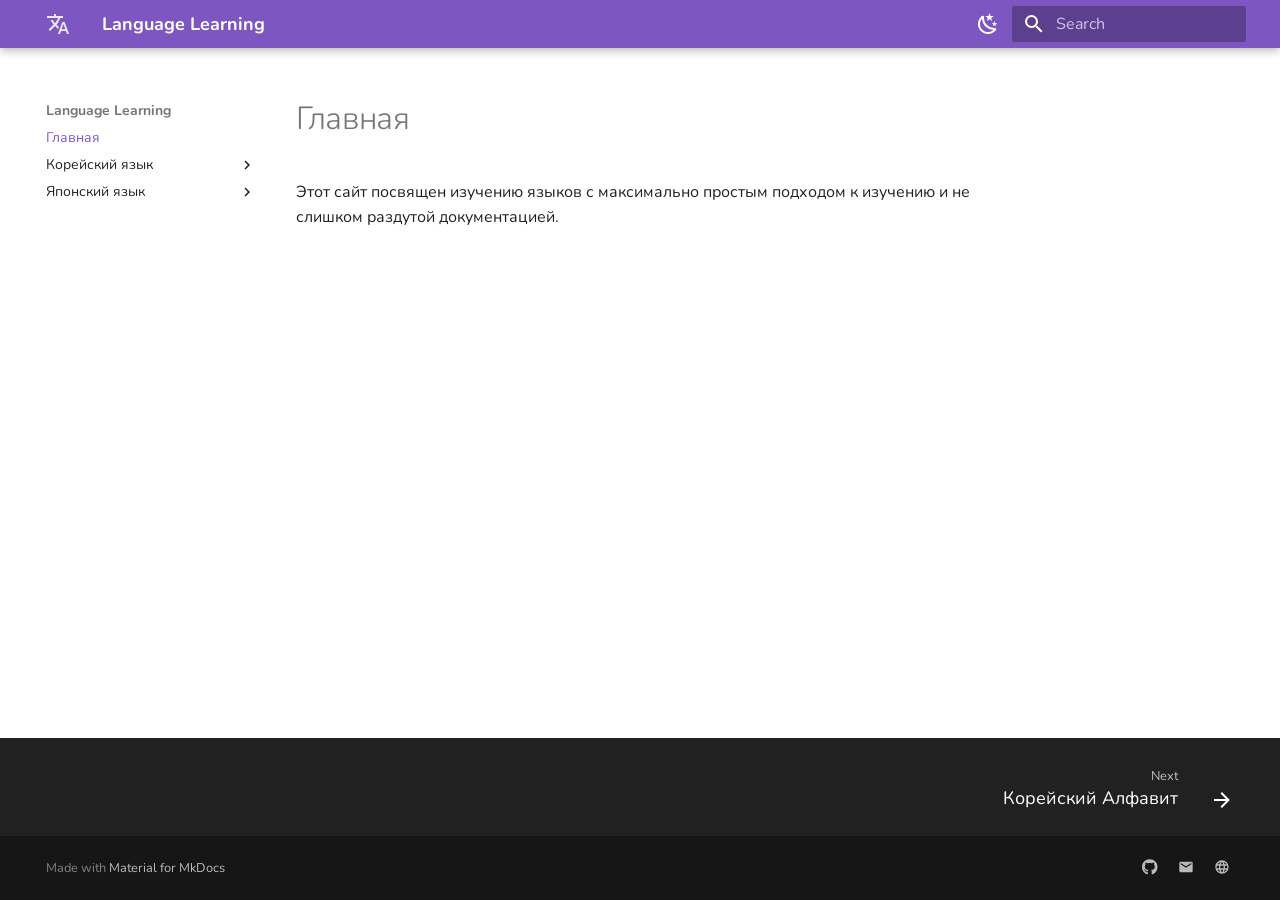
<file: index.html>
<!doctype html>
<html lang="en" class="no-js">
  <head>
    
      <meta charset="utf-8">
      <meta name="viewport" content="width=device-width,initial-scale=1">
      
      
      
      
      
        <link rel="next" href="korean/alphabet/">
      
      
      <link rel="icon" href="assets/favicon.ico">
      <meta name="generator" content="mkdocs-1.6.1, mkdocs-material-9.6.3">
    
    
      
        <title>Language Learning</title>
      
    
    
      <link rel="stylesheet" href="assets/stylesheets/main.d7758b05.min.css">
      
        
        <link rel="stylesheet" href="assets/stylesheets/palette.06af60db.min.css">
      
      


    
    
      
    
    
      
        
        
        <link rel="preconnect" href="https://fonts.gstatic.com" crossorigin>
        <link rel="stylesheet" href="https://fonts.googleapis.com/css?family=Nunito:300,300i,400,400i,700,700i%7CSpace+Mono:400,400i,700,700i&display=fallback">
        <style>:root{--md-text-font:"Nunito";--md-code-font:"Space Mono"}</style>
      
    
    
    <script>__md_scope=new URL(".",location),__md_hash=e=>[...e].reduce(((e,_)=>(e<<5)-e+_.charCodeAt(0)),0),__md_get=(e,_=localStorage,t=__md_scope)=>JSON.parse(_.getItem(t.pathname+"."+e)),__md_set=(e,_,t=localStorage,a=__md_scope)=>{try{t.setItem(a.pathname+"."+e,JSON.stringify(_))}catch(e){}}</script>
    
      

    
    
    
  </head>
  
  
    
    
      
    
    
    
    
    <body dir="ltr" data-md-color-scheme="default" data-md-color-primary="deep-purple" data-md-color-accent="deep-purple">
  
    
    <input class="md-toggle" data-md-toggle="drawer" type="checkbox" id="__drawer" autocomplete="off">
    <input class="md-toggle" data-md-toggle="search" type="checkbox" id="__search" autocomplete="off">
    <label class="md-overlay" for="__drawer"></label>
    <div data-md-component="skip">
      
        
        <a href="#_1" class="md-skip">
          Skip to content
        </a>
      
    </div>
    <div data-md-component="announce">
      
    </div>
    
    
      

  

<header class="md-header md-header--shadow" data-md-component="header">
  <nav class="md-header__inner md-grid" aria-label="Header">
    <a href="." title="Language Learning" class="md-header__button md-logo" aria-label="Language Learning" data-md-component="logo">
      
  <img src="assets/lang.svg" alt="logo">

    </a>
    <label class="md-header__button md-icon" for="__drawer">
      
      <svg xmlns="http://www.w3.org/2000/svg" viewBox="0 0 24 24"><path d="M3 6h18v2H3zm0 5h18v2H3zm0 5h18v2H3z"/></svg>
    </label>
    <div class="md-header__title" data-md-component="header-title">
      <div class="md-header__ellipsis">
        <div class="md-header__topic">
          <span class="md-ellipsis">
            Language Learning
          </span>
        </div>
        <div class="md-header__topic" data-md-component="header-topic">
          <span class="md-ellipsis">
            
              Главная
            
          </span>
        </div>
      </div>
    </div>
    
      
        <form class="md-header__option" data-md-component="palette">
  
    
    
    
    <input class="md-option" data-md-color-media="(prefers-color-scheme: light)" data-md-color-scheme="default" data-md-color-primary="deep-purple" data-md-color-accent="deep-purple"  aria-label="Switch to dark mode"  type="radio" name="__palette" id="__palette_0">
    
      <label class="md-header__button md-icon" title="Switch to dark mode" for="__palette_1" hidden>
        <svg xmlns="http://www.w3.org/2000/svg" viewBox="0 0 24 24"><path d="m17.75 4.09-2.53 1.94.91 3.06-2.63-1.81-2.63 1.81.91-3.06-2.53-1.94L12.44 4l1.06-3 1.06 3zm3.5 6.91-1.64 1.25.59 1.98-1.7-1.17-1.7 1.17.59-1.98L15.75 11l2.06-.05L18.5 9l.69 1.95zm-2.28 4.95c.83-.08 1.72 1.1 1.19 1.85-.32.45-.66.87-1.08 1.27C15.17 23 8.84 23 4.94 19.07c-3.91-3.9-3.91-10.24 0-14.14.4-.4.82-.76 1.27-1.08.75-.53 1.93.36 1.85 1.19-.27 2.86.69 5.83 2.89 8.02a9.96 9.96 0 0 0 8.02 2.89m-1.64 2.02a12.08 12.08 0 0 1-7.8-3.47c-2.17-2.19-3.33-5-3.49-7.82-2.81 3.14-2.7 7.96.31 10.98 3.02 3.01 7.84 3.12 10.98.31"/></svg>
      </label>
    
  
    
    
    
    <input class="md-option" data-md-color-media="(prefers-color-scheme: dark)" data-md-color-scheme="slate" data-md-color-primary="indigo" data-md-color-accent="indigo"  aria-label="Switch to light mode"  type="radio" name="__palette" id="__palette_1">
    
      <label class="md-header__button md-icon" title="Switch to light mode" for="__palette_0" hidden>
        <svg xmlns="http://www.w3.org/2000/svg" viewBox="0 0 24 24"><path d="M12 7a5 5 0 0 1 5 5 5 5 0 0 1-5 5 5 5 0 0 1-5-5 5 5 0 0 1 5-5m0 2a3 3 0 0 0-3 3 3 3 0 0 0 3 3 3 3 0 0 0 3-3 3 3 0 0 0-3-3m0-7 2.39 3.42C13.65 5.15 12.84 5 12 5s-1.65.15-2.39.42zM3.34 7l4.16-.35A7.2 7.2 0 0 0 5.94 8.5c-.44.74-.69 1.5-.83 2.29zm.02 10 1.76-3.77a7.131 7.131 0 0 0 2.38 4.14zM20.65 7l-1.77 3.79a7.02 7.02 0 0 0-2.38-4.15zm-.01 10-4.14.36c.59-.51 1.12-1.14 1.54-1.86.42-.73.69-1.5.83-2.29zM12 22l-2.41-3.44c.74.27 1.55.44 2.41.44.82 0 1.63-.17 2.37-.44z"/></svg>
      </label>
    
  
</form>
      
    
    
      <script>var palette=__md_get("__palette");if(palette&&palette.color){if("(prefers-color-scheme)"===palette.color.media){var media=matchMedia("(prefers-color-scheme: light)"),input=document.querySelector(media.matches?"[data-md-color-media='(prefers-color-scheme: light)']":"[data-md-color-media='(prefers-color-scheme: dark)']");palette.color.media=input.getAttribute("data-md-color-media"),palette.color.scheme=input.getAttribute("data-md-color-scheme"),palette.color.primary=input.getAttribute("data-md-color-primary"),palette.color.accent=input.getAttribute("data-md-color-accent")}for(var[key,value]of Object.entries(palette.color))document.body.setAttribute("data-md-color-"+key,value)}</script>
    
    
    
      <label class="md-header__button md-icon" for="__search">
        
        <svg xmlns="http://www.w3.org/2000/svg" viewBox="0 0 24 24"><path d="M9.5 3A6.5 6.5 0 0 1 16 9.5c0 1.61-.59 3.09-1.56 4.23l.27.27h.79l5 5-1.5 1.5-5-5v-.79l-.27-.27A6.52 6.52 0 0 1 9.5 16 6.5 6.5 0 0 1 3 9.5 6.5 6.5 0 0 1 9.5 3m0 2C7 5 5 7 5 9.5S7 14 9.5 14 14 12 14 9.5 12 5 9.5 5"/></svg>
      </label>
      <div class="md-search" data-md-component="search" role="dialog">
  <label class="md-search__overlay" for="__search"></label>
  <div class="md-search__inner" role="search">
    <form class="md-search__form" name="search">
      <input type="text" class="md-search__input" name="query" aria-label="Search" placeholder="Search" autocapitalize="off" autocorrect="off" autocomplete="off" spellcheck="false" data-md-component="search-query" required>
      <label class="md-search__icon md-icon" for="__search">
        
        <svg xmlns="http://www.w3.org/2000/svg" viewBox="0 0 24 24"><path d="M9.5 3A6.5 6.5 0 0 1 16 9.5c0 1.61-.59 3.09-1.56 4.23l.27.27h.79l5 5-1.5 1.5-5-5v-.79l-.27-.27A6.52 6.52 0 0 1 9.5 16 6.5 6.5 0 0 1 3 9.5 6.5 6.5 0 0 1 9.5 3m0 2C7 5 5 7 5 9.5S7 14 9.5 14 14 12 14 9.5 12 5 9.5 5"/></svg>
        
        <svg xmlns="http://www.w3.org/2000/svg" viewBox="0 0 24 24"><path d="M20 11v2H8l5.5 5.5-1.42 1.42L4.16 12l7.92-7.92L13.5 5.5 8 11z"/></svg>
      </label>
      <nav class="md-search__options" aria-label="Search">
        
        <button type="reset" class="md-search__icon md-icon" title="Clear" aria-label="Clear" tabindex="-1">
          
          <svg xmlns="http://www.w3.org/2000/svg" viewBox="0 0 24 24"><path d="M19 6.41 17.59 5 12 10.59 6.41 5 5 6.41 10.59 12 5 17.59 6.41 19 12 13.41 17.59 19 19 17.59 13.41 12z"/></svg>
        </button>
      </nav>
      
        <div class="md-search__suggest" data-md-component="search-suggest"></div>
      
    </form>
    <div class="md-search__output">
      <div class="md-search__scrollwrap" tabindex="0" data-md-scrollfix>
        <div class="md-search-result" data-md-component="search-result">
          <div class="md-search-result__meta">
            Initializing search
          </div>
          <ol class="md-search-result__list" role="presentation"></ol>
        </div>
      </div>
    </div>
  </div>
</div>
    
    
  </nav>
  
</header>
    
    <div class="md-container" data-md-component="container">
      
      
        
          
        
      
      <main class="md-main" data-md-component="main">
        <div class="md-main__inner md-grid">
          
            
              
              <div class="md-sidebar md-sidebar--primary" data-md-component="sidebar" data-md-type="navigation" >
                <div class="md-sidebar__scrollwrap">
                  <div class="md-sidebar__inner">
                    



<nav class="md-nav md-nav--primary" aria-label="Navigation" data-md-level="0">
  <label class="md-nav__title" for="__drawer">
    <a href="." title="Language Learning" class="md-nav__button md-logo" aria-label="Language Learning" data-md-component="logo">
      
  <img src="assets/lang.svg" alt="logo">

    </a>
    Language Learning
  </label>
  
  <ul class="md-nav__list" data-md-scrollfix>
    
      
      
  
  
    
  
  
  
    <li class="md-nav__item md-nav__item--active">
      
      <input class="md-nav__toggle md-toggle" type="checkbox" id="__toc">
      
      
        
      
      
      <a href="." class="md-nav__link md-nav__link--active">
        
  
  <span class="md-ellipsis">
    Главная
    
  </span>
  

      </a>
      
    </li>
  

    
      
      
  
  
  
  
    
    
    
    
    <li class="md-nav__item md-nav__item--nested">
      
        
        
        <input class="md-nav__toggle md-toggle " type="checkbox" id="__nav_2" >
        
          
          <label class="md-nav__link" for="__nav_2" id="__nav_2_label" tabindex="0">
            
  
  <span class="md-ellipsis">
    Корейский язык
    
  </span>
  

            <span class="md-nav__icon md-icon"></span>
          </label>
        
        <nav class="md-nav" data-md-level="1" aria-labelledby="__nav_2_label" aria-expanded="false">
          <label class="md-nav__title" for="__nav_2">
            <span class="md-nav__icon md-icon"></span>
            Корейский язык
          </label>
          <ul class="md-nav__list" data-md-scrollfix>
            
              
                
  
  
  
  
    <li class="md-nav__item">
      <a href="korean/alphabet/" class="md-nav__link">
        
  
  <span class="md-ellipsis">
    Корейский Алфавит
    
  </span>
  

      </a>
    </li>
  

              
            
              
                
  
  
  
  
    <li class="md-nav__item">
      <a href="korean/cases/" class="md-nav__link">
        
  
  <span class="md-ellipsis">
    Падежи
    
  </span>
  

      </a>
    </li>
  

              
            
              
                
  
  
  
  
    <li class="md-nav__item">
      <a href="korean/word_order/" class="md-nav__link">
        
  
  <span class="md-ellipsis">
    Порядок слов
    
  </span>
  

      </a>
    </li>
  

              
            
              
                
  
  
  
  
    <li class="md-nav__item">
      <a href="korean/pronouns/" class="md-nav__link">
        
  
  <span class="md-ellipsis">
    Местоимения
    
  </span>
  

      </a>
    </li>
  

              
            
          </ul>
        </nav>
      
    </li>
  

    
      
      
  
  
  
  
    
    
    
    
    <li class="md-nav__item md-nav__item--nested">
      
        
        
        <input class="md-nav__toggle md-toggle " type="checkbox" id="__nav_3" >
        
          
          <label class="md-nav__link" for="__nav_3" id="__nav_3_label" tabindex="0">
            
  
  <span class="md-ellipsis">
    Японский язык
    
  </span>
  

            <span class="md-nav__icon md-icon"></span>
          </label>
        
        <nav class="md-nav" data-md-level="1" aria-labelledby="__nav_3_label" aria-expanded="false">
          <label class="md-nav__title" for="__nav_3">
            <span class="md-nav__icon md-icon"></span>
            Японский язык
          </label>
          <ul class="md-nav__list" data-md-scrollfix>
            
              
                
  
  
  
  
    <li class="md-nav__item">
      <a href="japanese/alphabet/" class="md-nav__link">
        
  
  <span class="md-ellipsis">
    Японский Алфавит
    
  </span>
  

      </a>
    </li>
  

              
            
              
                
  
  
  
  
    <li class="md-nav__item">
      <a href="japanese/cases/" class="md-nav__link">
        
  
  <span class="md-ellipsis">
    Падежи
    
  </span>
  

      </a>
    </li>
  

              
            
              
                
  
  
  
  
    <li class="md-nav__item">
      <a href="japanese/word_order/" class="md-nav__link">
        
  
  <span class="md-ellipsis">
    Порядок слов
    
  </span>
  

      </a>
    </li>
  

              
            
              
                
  
  
  
  
    <li class="md-nav__item">
      <a href="japanese/verbs/" class="md-nav__link">
        
  
  <span class="md-ellipsis">
    Глаголы
    
  </span>
  

      </a>
    </li>
  

              
            
              
                
  
  
  
  
    <li class="md-nav__item">
      <a href="japanese/adjectives/" class="md-nav__link">
        
  
  <span class="md-ellipsis">
    Прилагательные
    
  </span>
  

      </a>
    </li>
  

              
            
          </ul>
        </nav>
      
    </li>
  

    
  </ul>
</nav>
                  </div>
                </div>
              </div>
            
            
              
              <div class="md-sidebar md-sidebar--secondary" data-md-component="sidebar" data-md-type="toc" >
                <div class="md-sidebar__scrollwrap">
                  <div class="md-sidebar__inner">
                    

<nav class="md-nav md-nav--secondary" aria-label="Table of contents">
  
  
  
    
  
  
</nav>
                  </div>
                </div>
              </div>
            
          
          
            <div class="md-content" data-md-component="content">
              <article class="md-content__inner md-typeset">
                
                  



<h1 id="_1">Главная</h1>
<p>Этот сайт посвящен изучению языков с максимально простым подходом к изучению и не слишком раздутой документацией.</p>
<!-- ## Commands

- `mkdocs new [dir-name]` - Create a new project.
- `mkdocs serve` - Start the live-reloading docs server.
- `mkdocs build` - Build the documentation site.
- `mkdocs -h` - Print help message and exit.

## Project layout

    mkdocs.yml    # The configuration file.
    docs/
        index.md  # The documentation homepage.
        ...       # Other markdown pages, images and other files.

## Hello -->












                
              </article>
            </div>
          
          
<script>var target=document.getElementById(location.hash.slice(1));target&&target.name&&(target.checked=target.name.startsWith("__tabbed_"))</script>
        </div>
        
      </main>
      
        <footer class="md-footer">
  
    
      
      <nav class="md-footer__inner md-grid" aria-label="Footer" >
        
        
          
          <a href="korean/alphabet/" class="md-footer__link md-footer__link--next" aria-label="Next: Корейский Алфавит">
            <div class="md-footer__title">
              <span class="md-footer__direction">
                Next
              </span>
              <div class="md-ellipsis">
                Корейский Алфавит
              </div>
            </div>
            <div class="md-footer__button md-icon">
              
              <svg xmlns="http://www.w3.org/2000/svg" viewBox="0 0 24 24"><path d="M4 11v2h12l-5.5 5.5 1.42 1.42L19.84 12l-7.92-7.92L10.5 5.5 16 11z"/></svg>
            </div>
          </a>
        
      </nav>
    
  
  <div class="md-footer-meta md-typeset">
    <div class="md-footer-meta__inner md-grid">
      <div class="md-copyright">
  
  
    Made with
    <a href="https://squidfunk.github.io/mkdocs-material/" target="_blank" rel="noopener">
      Material for MkDocs
    </a>
  
</div>
      
        <div class="md-social">
  
    
    
    
    
      
      
    
    <a href="https://github.com/likeauser9" target="_blank" rel="noopener" title="github.com" class="md-social__link">
      <svg xmlns="http://www.w3.org/2000/svg" viewBox="0 0 496 512"><!--! Font Awesome Free 6.7.2 by @fontawesome - https://fontawesome.com License - https://fontawesome.com/license/free (Icons: CC BY 4.0, Fonts: SIL OFL 1.1, Code: MIT License) Copyright 2024 Fonticons, Inc.--><path d="M165.9 397.4c0 2-2.3 3.6-5.2 3.6-3.3.3-5.6-1.3-5.6-3.6 0-2 2.3-3.6 5.2-3.6 3-.3 5.6 1.3 5.6 3.6m-31.1-4.5c-.7 2 1.3 4.3 4.3 4.9 2.6 1 5.6 0 6.2-2s-1.3-4.3-4.3-5.2c-2.6-.7-5.5.3-6.2 2.3m44.2-1.7c-2.9.7-4.9 2.6-4.6 4.9.3 2 2.9 3.3 5.9 2.6 2.9-.7 4.9-2.6 4.6-4.6-.3-1.9-3-3.2-5.9-2.9M244.8 8C106.1 8 0 113.3 0 252c0 110.9 69.8 205.8 169.5 239.2 12.8 2.3 17.3-5.6 17.3-12.1 0-6.2-.3-40.4-.3-61.4 0 0-70 15-84.7-29.8 0 0-11.4-29.1-27.8-36.6 0 0-22.9-15.7 1.6-15.4 0 0 24.9 2 38.6 25.8 21.9 38.6 58.6 27.5 72.9 20.9 2.3-16 8.8-27.1 16-33.7-55.9-6.2-112.3-14.3-112.3-110.5 0-27.5 7.6-41.3 23.6-58.9-2.6-6.5-11.1-33.3 2.6-67.9 20.9-6.5 69 27 69 27 20-5.6 41.5-8.5 62.8-8.5s42.8 2.9 62.8 8.5c0 0 48.1-33.6 69-27 13.7 34.7 5.2 61.4 2.6 67.9 16 17.7 25.8 31.5 25.8 58.9 0 96.5-58.9 104.2-114.8 110.5 9.2 7.9 17 22.9 17 46.4 0 33.7-.3 75.4-.3 83.6 0 6.5 4.6 14.4 17.3 12.1C428.2 457.8 496 362.9 496 252 496 113.3 383.5 8 244.8 8M97.2 352.9c-1.3 1-1 3.3.7 5.2 1.6 1.6 3.9 2.3 5.2 1 1.3-1 1-3.3-.7-5.2-1.6-1.6-3.9-2.3-5.2-1m-10.8-8.1c-.7 1.3.3 2.9 2.3 3.9 1.6 1 3.6.7 4.3-.7.7-1.3-.3-2.9-2.3-3.9-2-.6-3.6-.3-4.3.7m32.4 35.6c-1.6 1.3-1 4.3 1.3 6.2 2.3 2.3 5.2 2.6 6.5 1 1.3-1.3.7-4.3-1.3-6.2-2.2-2.3-5.2-2.6-6.5-1m-11.4-14.7c-1.6 1-1.6 3.6 0 5.9s4.3 3.3 5.6 2.3c1.6-1.3 1.6-3.9 0-6.2-1.4-2.3-4-3.3-5.6-2"/></svg>
    </a>
  
    
    
    
    
    <a href="mailto:frdwoz5@gmail.com" target="_blank" rel="noopener" title="" class="md-social__link">
      <svg xmlns="http://www.w3.org/2000/svg" viewBox="0 0 24 24"><path d="m20 8-8 5-8-5V6l8 5 8-5m0-2H4c-1.11 0-2 .89-2 2v12a2 2 0 0 0 2 2h16a2 2 0 0 0 2-2V6a2 2 0 0 0-2-2"/></svg>
    </a>
  
    
    
    
    
      
      
    
    <a href="https://yourwebsite.com" target="_blank" rel="noopener" title="yourwebsite.com" class="md-social__link">
      <svg xmlns="http://www.w3.org/2000/svg" viewBox="0 0 24 24"><path d="M16.36 14c.08-.66.14-1.32.14-2s-.06-1.34-.14-2h3.38c.16.64.26 1.31.26 2s-.1 1.36-.26 2m-5.15 5.56c.6-1.11 1.06-2.31 1.38-3.56h2.95a8.03 8.03 0 0 1-4.33 3.56M14.34 14H9.66c-.1-.66-.16-1.32-.16-2s.06-1.35.16-2h4.68c.09.65.16 1.32.16 2s-.07 1.34-.16 2M12 19.96c-.83-1.2-1.5-2.53-1.91-3.96h3.82c-.41 1.43-1.08 2.76-1.91 3.96M8 8H5.08A7.92 7.92 0 0 1 9.4 4.44C8.8 5.55 8.35 6.75 8 8m-2.92 8H8c.35 1.25.8 2.45 1.4 3.56A8 8 0 0 1 5.08 16m-.82-2C4.1 13.36 4 12.69 4 12s.1-1.36.26-2h3.38c-.08.66-.14 1.32-.14 2s.06 1.34.14 2M12 4.03c.83 1.2 1.5 2.54 1.91 3.97h-3.82c.41-1.43 1.08-2.77 1.91-3.97M18.92 8h-2.95a15.7 15.7 0 0 0-1.38-3.56c1.84.63 3.37 1.9 4.33 3.56M12 2C6.47 2 2 6.5 2 12a10 10 0 0 0 10 10 10 10 0 0 0 10-10A10 10 0 0 0 12 2"/></svg>
    </a>
  
</div>
      
    </div>
  </div>
</footer>
      
    </div>
    <div class="md-dialog" data-md-component="dialog">
      <div class="md-dialog__inner md-typeset"></div>
    </div>
    
    
    <script id="__config" type="application/json">{"base": ".", "features": ["navigation.footer", "navigation.instant", "search.suggest", "search.highlighting"], "search": "assets/javascripts/workers/search.f8cc74c7.min.js", "translations": {"clipboard.copied": "Copied to clipboard", "clipboard.copy": "Copy to clipboard", "search.result.more.one": "1 more on this page", "search.result.more.other": "# more on this page", "search.result.none": "No matching documents", "search.result.one": "1 matching document", "search.result.other": "# matching documents", "search.result.placeholder": "Type to start searching", "search.result.term.missing": "Missing", "select.version": "Select version"}}</script>
    
    
      <script src="assets/javascripts/bundle.f1b6f286.min.js"></script>
      
    
  </body>
</html>
</file>
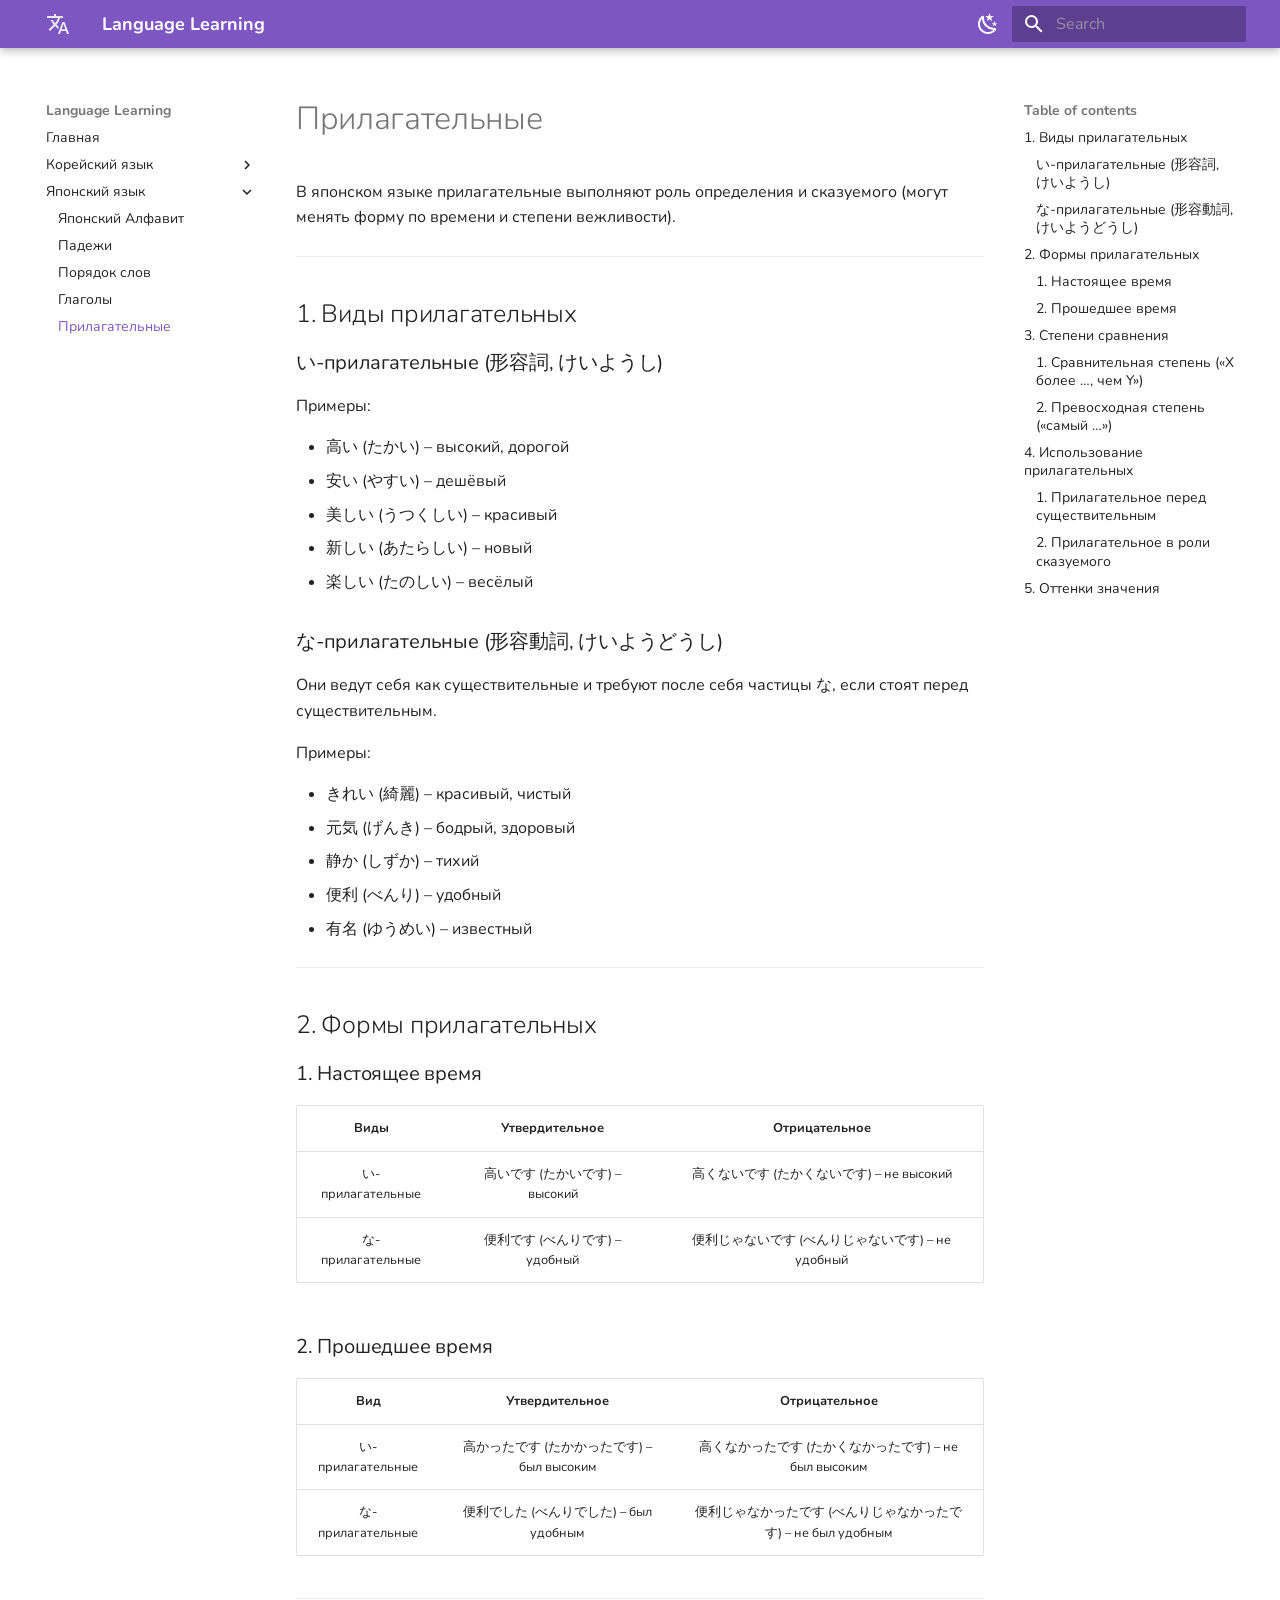
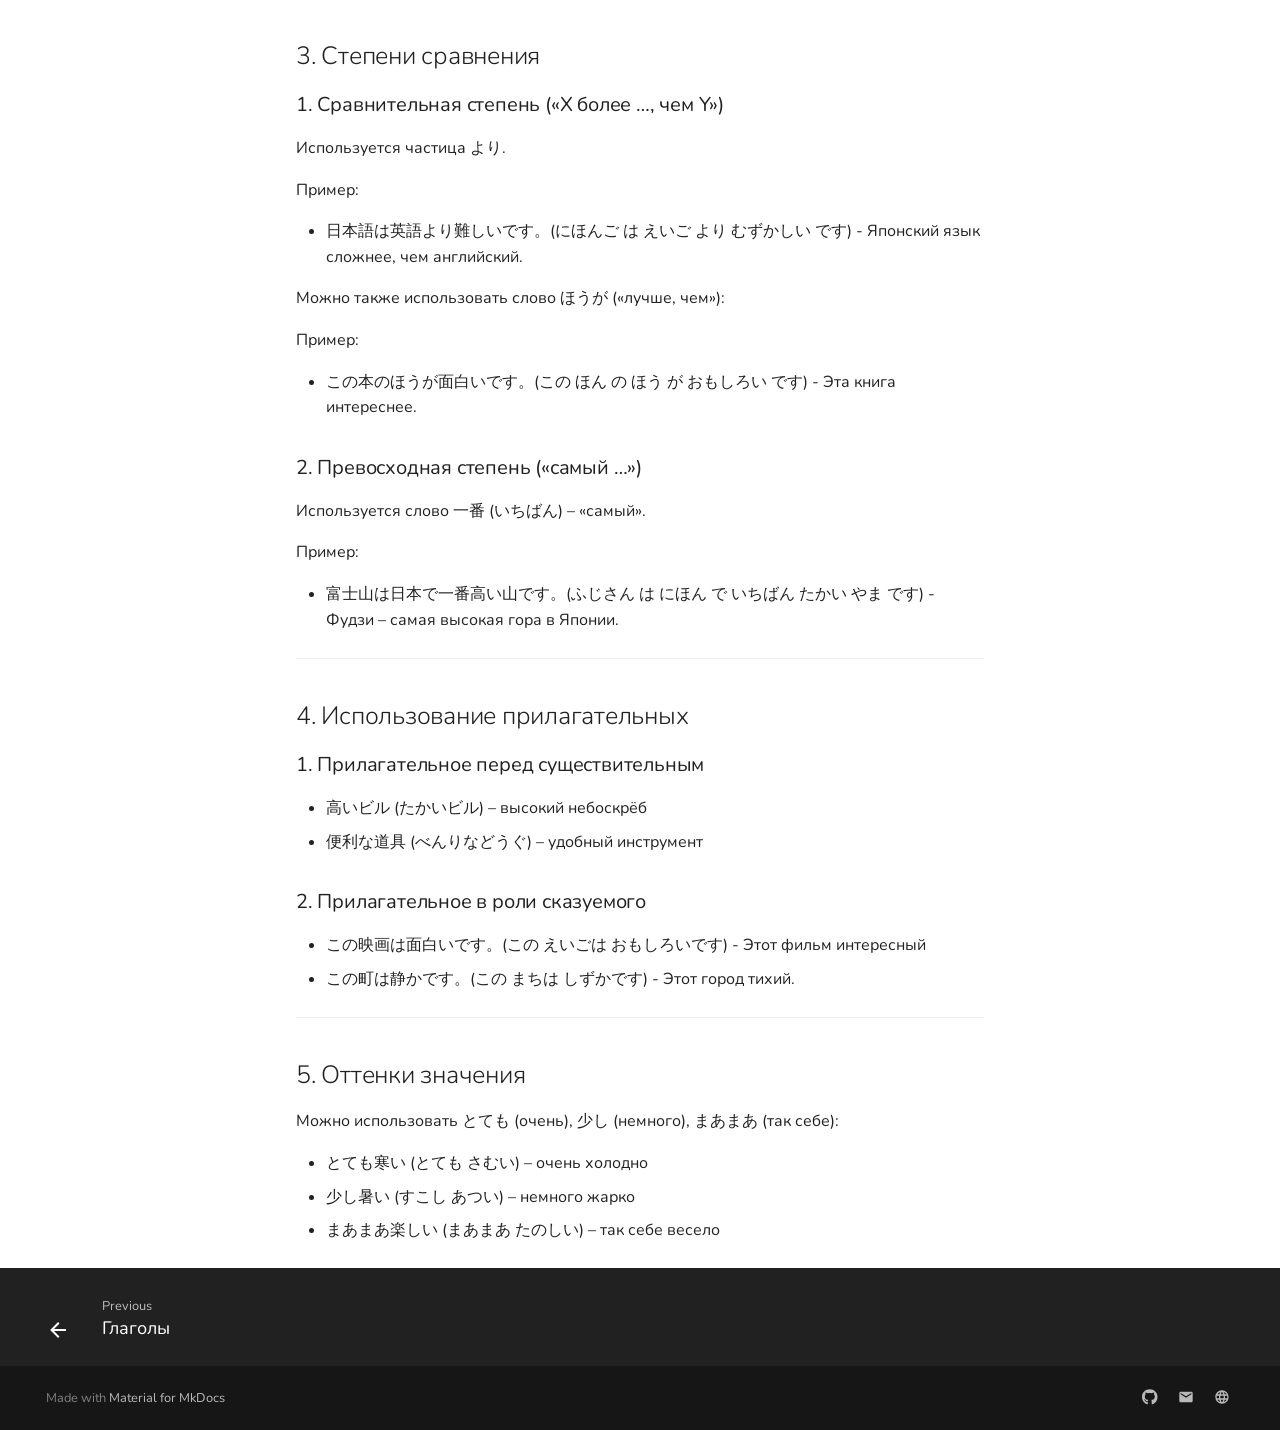
<file: japanese/adjectives/index.html>
<!doctype html>
<html lang="en" class="no-js">
  <head>
    
      <meta charset="utf-8">
      <meta name="viewport" content="width=device-width,initial-scale=1">
      
      
      
      
        <link rel="prev" href="../verbs/">
      
      
      
      <link rel="icon" href="../../assets/favicon.ico">
      <meta name="generator" content="mkdocs-1.6.1, mkdocs-material-9.6.3">
    
    
      
        <title>Прилагательные - Language Learning</title>
      
    
    
      <link rel="stylesheet" href="../../assets/stylesheets/main.d7758b05.min.css">
      
        
        <link rel="stylesheet" href="../../assets/stylesheets/palette.06af60db.min.css">
      
      


    
    
      
    
    
      
        
        
        <link rel="preconnect" href="https://fonts.gstatic.com" crossorigin>
        <link rel="stylesheet" href="https://fonts.googleapis.com/css?family=Nunito:300,300i,400,400i,700,700i%7CSpace+Mono:400,400i,700,700i&display=fallback">
        <style>:root{--md-text-font:"Nunito";--md-code-font:"Space Mono"}</style>
      
    
    
    <script>__md_scope=new URL("../..",location),__md_hash=e=>[...e].reduce(((e,_)=>(e<<5)-e+_.charCodeAt(0)),0),__md_get=(e,_=localStorage,t=__md_scope)=>JSON.parse(_.getItem(t.pathname+"."+e)),__md_set=(e,_,t=localStorage,a=__md_scope)=>{try{t.setItem(a.pathname+"."+e,JSON.stringify(_))}catch(e){}}</script>
    
      

    
    
    
  </head>
  
  
    
    
      
    
    
    
    
    <body dir="ltr" data-md-color-scheme="default" data-md-color-primary="deep-purple" data-md-color-accent="deep-purple">
  
    
    <input class="md-toggle" data-md-toggle="drawer" type="checkbox" id="__drawer" autocomplete="off">
    <input class="md-toggle" data-md-toggle="search" type="checkbox" id="__search" autocomplete="off">
    <label class="md-overlay" for="__drawer"></label>
    <div data-md-component="skip">
      
        
        <a href="#_1" class="md-skip">
          Skip to content
        </a>
      
    </div>
    <div data-md-component="announce">
      
    </div>
    
    
      

  

<header class="md-header md-header--shadow" data-md-component="header">
  <nav class="md-header__inner md-grid" aria-label="Header">
    <a href="../.." title="Language Learning" class="md-header__button md-logo" aria-label="Language Learning" data-md-component="logo">
      
  <img src="../../assets/lang.svg" alt="logo">

    </a>
    <label class="md-header__button md-icon" for="__drawer">
      
      <svg xmlns="http://www.w3.org/2000/svg" viewBox="0 0 24 24"><path d="M3 6h18v2H3zm0 5h18v2H3zm0 5h18v2H3z"/></svg>
    </label>
    <div class="md-header__title" data-md-component="header-title">
      <div class="md-header__ellipsis">
        <div class="md-header__topic">
          <span class="md-ellipsis">
            Language Learning
          </span>
        </div>
        <div class="md-header__topic" data-md-component="header-topic">
          <span class="md-ellipsis">
            
              Прилагательные
            
          </span>
        </div>
      </div>
    </div>
    
      
        <form class="md-header__option" data-md-component="palette">
  
    
    
    
    <input class="md-option" data-md-color-media="(prefers-color-scheme: light)" data-md-color-scheme="default" data-md-color-primary="deep-purple" data-md-color-accent="deep-purple"  aria-label="Switch to dark mode"  type="radio" name="__palette" id="__palette_0">
    
      <label class="md-header__button md-icon" title="Switch to dark mode" for="__palette_1" hidden>
        <svg xmlns="http://www.w3.org/2000/svg" viewBox="0 0 24 24"><path d="m17.75 4.09-2.53 1.94.91 3.06-2.63-1.81-2.63 1.81.91-3.06-2.53-1.94L12.44 4l1.06-3 1.06 3zm3.5 6.91-1.64 1.25.59 1.98-1.7-1.17-1.7 1.17.59-1.98L15.75 11l2.06-.05L18.5 9l.69 1.95zm-2.28 4.95c.83-.08 1.72 1.1 1.19 1.85-.32.45-.66.87-1.08 1.27C15.17 23 8.84 23 4.94 19.07c-3.91-3.9-3.91-10.24 0-14.14.4-.4.82-.76 1.27-1.08.75-.53 1.93.36 1.85 1.19-.27 2.86.69 5.83 2.89 8.02a9.96 9.96 0 0 0 8.02 2.89m-1.64 2.02a12.08 12.08 0 0 1-7.8-3.47c-2.17-2.19-3.33-5-3.49-7.82-2.81 3.14-2.7 7.96.31 10.98 3.02 3.01 7.84 3.12 10.98.31"/></svg>
      </label>
    
  
    
    
    
    <input class="md-option" data-md-color-media="(prefers-color-scheme: dark)" data-md-color-scheme="slate" data-md-color-primary="indigo" data-md-color-accent="indigo"  aria-label="Switch to light mode"  type="radio" name="__palette" id="__palette_1">
    
      <label class="md-header__button md-icon" title="Switch to light mode" for="__palette_0" hidden>
        <svg xmlns="http://www.w3.org/2000/svg" viewBox="0 0 24 24"><path d="M12 7a5 5 0 0 1 5 5 5 5 0 0 1-5 5 5 5 0 0 1-5-5 5 5 0 0 1 5-5m0 2a3 3 0 0 0-3 3 3 3 0 0 0 3 3 3 3 0 0 0 3-3 3 3 0 0 0-3-3m0-7 2.39 3.42C13.65 5.15 12.84 5 12 5s-1.65.15-2.39.42zM3.34 7l4.16-.35A7.2 7.2 0 0 0 5.94 8.5c-.44.74-.69 1.5-.83 2.29zm.02 10 1.76-3.77a7.131 7.131 0 0 0 2.38 4.14zM20.65 7l-1.77 3.79a7.02 7.02 0 0 0-2.38-4.15zm-.01 10-4.14.36c.59-.51 1.12-1.14 1.54-1.86.42-.73.69-1.5.83-2.29zM12 22l-2.41-3.44c.74.27 1.55.44 2.41.44.82 0 1.63-.17 2.37-.44z"/></svg>
      </label>
    
  
</form>
      
    
    
      <script>var palette=__md_get("__palette");if(palette&&palette.color){if("(prefers-color-scheme)"===palette.color.media){var media=matchMedia("(prefers-color-scheme: light)"),input=document.querySelector(media.matches?"[data-md-color-media='(prefers-color-scheme: light)']":"[data-md-color-media='(prefers-color-scheme: dark)']");palette.color.media=input.getAttribute("data-md-color-media"),palette.color.scheme=input.getAttribute("data-md-color-scheme"),palette.color.primary=input.getAttribute("data-md-color-primary"),palette.color.accent=input.getAttribute("data-md-color-accent")}for(var[key,value]of Object.entries(palette.color))document.body.setAttribute("data-md-color-"+key,value)}</script>
    
    
    
      <label class="md-header__button md-icon" for="__search">
        
        <svg xmlns="http://www.w3.org/2000/svg" viewBox="0 0 24 24"><path d="M9.5 3A6.5 6.5 0 0 1 16 9.5c0 1.61-.59 3.09-1.56 4.23l.27.27h.79l5 5-1.5 1.5-5-5v-.79l-.27-.27A6.52 6.52 0 0 1 9.5 16 6.5 6.5 0 0 1 3 9.5 6.5 6.5 0 0 1 9.5 3m0 2C7 5 5 7 5 9.5S7 14 9.5 14 14 12 14 9.5 12 5 9.5 5"/></svg>
      </label>
      <div class="md-search" data-md-component="search" role="dialog">
  <label class="md-search__overlay" for="__search"></label>
  <div class="md-search__inner" role="search">
    <form class="md-search__form" name="search">
      <input type="text" class="md-search__input" name="query" aria-label="Search" placeholder="Search" autocapitalize="off" autocorrect="off" autocomplete="off" spellcheck="false" data-md-component="search-query" required>
      <label class="md-search__icon md-icon" for="__search">
        
        <svg xmlns="http://www.w3.org/2000/svg" viewBox="0 0 24 24"><path d="M9.5 3A6.5 6.5 0 0 1 16 9.5c0 1.61-.59 3.09-1.56 4.23l.27.27h.79l5 5-1.5 1.5-5-5v-.79l-.27-.27A6.52 6.52 0 0 1 9.5 16 6.5 6.5 0 0 1 3 9.5 6.5 6.5 0 0 1 9.5 3m0 2C7 5 5 7 5 9.5S7 14 9.5 14 14 12 14 9.5 12 5 9.5 5"/></svg>
        
        <svg xmlns="http://www.w3.org/2000/svg" viewBox="0 0 24 24"><path d="M20 11v2H8l5.5 5.5-1.42 1.42L4.16 12l7.92-7.92L13.5 5.5 8 11z"/></svg>
      </label>
      <nav class="md-search__options" aria-label="Search">
        
        <button type="reset" class="md-search__icon md-icon" title="Clear" aria-label="Clear" tabindex="-1">
          
          <svg xmlns="http://www.w3.org/2000/svg" viewBox="0 0 24 24"><path d="M19 6.41 17.59 5 12 10.59 6.41 5 5 6.41 10.59 12 5 17.59 6.41 19 12 13.41 17.59 19 19 17.59 13.41 12z"/></svg>
        </button>
      </nav>
      
        <div class="md-search__suggest" data-md-component="search-suggest"></div>
      
    </form>
    <div class="md-search__output">
      <div class="md-search__scrollwrap" tabindex="0" data-md-scrollfix>
        <div class="md-search-result" data-md-component="search-result">
          <div class="md-search-result__meta">
            Initializing search
          </div>
          <ol class="md-search-result__list" role="presentation"></ol>
        </div>
      </div>
    </div>
  </div>
</div>
    
    
  </nav>
  
</header>
    
    <div class="md-container" data-md-component="container">
      
      
        
          
        
      
      <main class="md-main" data-md-component="main">
        <div class="md-main__inner md-grid">
          
            
              
              <div class="md-sidebar md-sidebar--primary" data-md-component="sidebar" data-md-type="navigation" >
                <div class="md-sidebar__scrollwrap">
                  <div class="md-sidebar__inner">
                    



<nav class="md-nav md-nav--primary" aria-label="Navigation" data-md-level="0">
  <label class="md-nav__title" for="__drawer">
    <a href="../.." title="Language Learning" class="md-nav__button md-logo" aria-label="Language Learning" data-md-component="logo">
      
  <img src="../../assets/lang.svg" alt="logo">

    </a>
    Language Learning
  </label>
  
  <ul class="md-nav__list" data-md-scrollfix>
    
      
      
  
  
  
  
    <li class="md-nav__item">
      <a href="../.." class="md-nav__link">
        
  
  <span class="md-ellipsis">
    Главная
    
  </span>
  

      </a>
    </li>
  

    
      
      
  
  
  
  
    
    
    
    
    <li class="md-nav__item md-nav__item--nested">
      
        
        
        <input class="md-nav__toggle md-toggle " type="checkbox" id="__nav_2" >
        
          
          <label class="md-nav__link" for="__nav_2" id="__nav_2_label" tabindex="0">
            
  
  <span class="md-ellipsis">
    Корейский язык
    
  </span>
  

            <span class="md-nav__icon md-icon"></span>
          </label>
        
        <nav class="md-nav" data-md-level="1" aria-labelledby="__nav_2_label" aria-expanded="false">
          <label class="md-nav__title" for="__nav_2">
            <span class="md-nav__icon md-icon"></span>
            Корейский язык
          </label>
          <ul class="md-nav__list" data-md-scrollfix>
            
              
                
  
  
  
  
    <li class="md-nav__item">
      <a href="../../korean/alphabet/" class="md-nav__link">
        
  
  <span class="md-ellipsis">
    Корейский Алфавит
    
  </span>
  

      </a>
    </li>
  

              
            
              
                
  
  
  
  
    <li class="md-nav__item">
      <a href="../../korean/cases/" class="md-nav__link">
        
  
  <span class="md-ellipsis">
    Падежи
    
  </span>
  

      </a>
    </li>
  

              
            
              
                
  
  
  
  
    <li class="md-nav__item">
      <a href="../../korean/word_order/" class="md-nav__link">
        
  
  <span class="md-ellipsis">
    Порядок слов
    
  </span>
  

      </a>
    </li>
  

              
            
              
                
  
  
  
  
    <li class="md-nav__item">
      <a href="../../korean/pronouns/" class="md-nav__link">
        
  
  <span class="md-ellipsis">
    Местоимения
    
  </span>
  

      </a>
    </li>
  

              
            
          </ul>
        </nav>
      
    </li>
  

    
      
      
  
  
    
  
  
  
    
    
    
    
    <li class="md-nav__item md-nav__item--active md-nav__item--nested">
      
        
        
        <input class="md-nav__toggle md-toggle " type="checkbox" id="__nav_3" checked>
        
          
          <label class="md-nav__link" for="__nav_3" id="__nav_3_label" tabindex="0">
            
  
  <span class="md-ellipsis">
    Японский язык
    
  </span>
  

            <span class="md-nav__icon md-icon"></span>
          </label>
        
        <nav class="md-nav" data-md-level="1" aria-labelledby="__nav_3_label" aria-expanded="true">
          <label class="md-nav__title" for="__nav_3">
            <span class="md-nav__icon md-icon"></span>
            Японский язык
          </label>
          <ul class="md-nav__list" data-md-scrollfix>
            
              
                
  
  
  
  
    <li class="md-nav__item">
      <a href="../alphabet/" class="md-nav__link">
        
  
  <span class="md-ellipsis">
    Японский Алфавит
    
  </span>
  

      </a>
    </li>
  

              
            
              
                
  
  
  
  
    <li class="md-nav__item">
      <a href="../cases/" class="md-nav__link">
        
  
  <span class="md-ellipsis">
    Падежи
    
  </span>
  

      </a>
    </li>
  

              
            
              
                
  
  
  
  
    <li class="md-nav__item">
      <a href="../word_order/" class="md-nav__link">
        
  
  <span class="md-ellipsis">
    Порядок слов
    
  </span>
  

      </a>
    </li>
  

              
            
              
                
  
  
  
  
    <li class="md-nav__item">
      <a href="../verbs/" class="md-nav__link">
        
  
  <span class="md-ellipsis">
    Глаголы
    
  </span>
  

      </a>
    </li>
  

              
            
              
                
  
  
    
  
  
  
    <li class="md-nav__item md-nav__item--active">
      
      <input class="md-nav__toggle md-toggle" type="checkbox" id="__toc">
      
      
        
      
      
        <label class="md-nav__link md-nav__link--active" for="__toc">
          
  
  <span class="md-ellipsis">
    Прилагательные
    
  </span>
  

          <span class="md-nav__icon md-icon"></span>
        </label>
      
      <a href="./" class="md-nav__link md-nav__link--active">
        
  
  <span class="md-ellipsis">
    Прилагательные
    
  </span>
  

      </a>
      
        

<nav class="md-nav md-nav--secondary" aria-label="Table of contents">
  
  
  
    
  
  
    <label class="md-nav__title" for="__toc">
      <span class="md-nav__icon md-icon"></span>
      Table of contents
    </label>
    <ul class="md-nav__list" data-md-component="toc" data-md-scrollfix>
      
        <li class="md-nav__item">
  <a href="#1" class="md-nav__link">
    <span class="md-ellipsis">
      1. Виды прилагательных
    </span>
  </a>
  
    <nav class="md-nav" aria-label="1. Виды прилагательных">
      <ul class="md-nav__list">
        
          <li class="md-nav__item">
  <a href="#-" class="md-nav__link">
    <span class="md-ellipsis">
      い-прилагательные (形容詞, けいようし)
    </span>
  </a>
  
</li>
        
          <li class="md-nav__item">
  <a href="#-_1" class="md-nav__link">
    <span class="md-ellipsis">
      な-прилагательные (形容動詞, けいようどうし)
    </span>
  </a>
  
</li>
        
      </ul>
    </nav>
  
</li>
      
        <li class="md-nav__item">
  <a href="#2" class="md-nav__link">
    <span class="md-ellipsis">
      2. Формы прилагательных
    </span>
  </a>
  
    <nav class="md-nav" aria-label="2. Формы прилагательных">
      <ul class="md-nav__list">
        
          <li class="md-nav__item">
  <a href="#1_1" class="md-nav__link">
    <span class="md-ellipsis">
      1. Настоящее время
    </span>
  </a>
  
</li>
        
          <li class="md-nav__item">
  <a href="#2_1" class="md-nav__link">
    <span class="md-ellipsis">
      2. Прошедшее время
    </span>
  </a>
  
</li>
        
      </ul>
    </nav>
  
</li>
      
        <li class="md-nav__item">
  <a href="#3" class="md-nav__link">
    <span class="md-ellipsis">
      3. Степени сравнения
    </span>
  </a>
  
    <nav class="md-nav" aria-label="3. Степени сравнения">
      <ul class="md-nav__list">
        
          <li class="md-nav__item">
  <a href="#1-x-y" class="md-nav__link">
    <span class="md-ellipsis">
      1. Сравнительная степень («X более …, чем Y»)
    </span>
  </a>
  
</li>
        
          <li class="md-nav__item">
  <a href="#2_2" class="md-nav__link">
    <span class="md-ellipsis">
      2. Превосходная степень («самый …»)
    </span>
  </a>
  
</li>
        
      </ul>
    </nav>
  
</li>
      
        <li class="md-nav__item">
  <a href="#4" class="md-nav__link">
    <span class="md-ellipsis">
      4. Использование прилагательных
    </span>
  </a>
  
    <nav class="md-nav" aria-label="4. Использование прилагательных">
      <ul class="md-nav__list">
        
          <li class="md-nav__item">
  <a href="#1_2" class="md-nav__link">
    <span class="md-ellipsis">
      1. Прилагательное перед существительным
    </span>
  </a>
  
</li>
        
          <li class="md-nav__item">
  <a href="#2_3" class="md-nav__link">
    <span class="md-ellipsis">
      2. Прилагательное в роли сказуемого
    </span>
  </a>
  
</li>
        
      </ul>
    </nav>
  
</li>
      
        <li class="md-nav__item">
  <a href="#5" class="md-nav__link">
    <span class="md-ellipsis">
      5. Оттенки значения
    </span>
  </a>
  
</li>
      
    </ul>
  
</nav>
      
    </li>
  

              
            
          </ul>
        </nav>
      
    </li>
  

    
  </ul>
</nav>
                  </div>
                </div>
              </div>
            
            
              
              <div class="md-sidebar md-sidebar--secondary" data-md-component="sidebar" data-md-type="toc" >
                <div class="md-sidebar__scrollwrap">
                  <div class="md-sidebar__inner">
                    

<nav class="md-nav md-nav--secondary" aria-label="Table of contents">
  
  
  
    
  
  
    <label class="md-nav__title" for="__toc">
      <span class="md-nav__icon md-icon"></span>
      Table of contents
    </label>
    <ul class="md-nav__list" data-md-component="toc" data-md-scrollfix>
      
        <li class="md-nav__item">
  <a href="#1" class="md-nav__link">
    <span class="md-ellipsis">
      1. Виды прилагательных
    </span>
  </a>
  
    <nav class="md-nav" aria-label="1. Виды прилагательных">
      <ul class="md-nav__list">
        
          <li class="md-nav__item">
  <a href="#-" class="md-nav__link">
    <span class="md-ellipsis">
      い-прилагательные (形容詞, けいようし)
    </span>
  </a>
  
</li>
        
          <li class="md-nav__item">
  <a href="#-_1" class="md-nav__link">
    <span class="md-ellipsis">
      な-прилагательные (形容動詞, けいようどうし)
    </span>
  </a>
  
</li>
        
      </ul>
    </nav>
  
</li>
      
        <li class="md-nav__item">
  <a href="#2" class="md-nav__link">
    <span class="md-ellipsis">
      2. Формы прилагательных
    </span>
  </a>
  
    <nav class="md-nav" aria-label="2. Формы прилагательных">
      <ul class="md-nav__list">
        
          <li class="md-nav__item">
  <a href="#1_1" class="md-nav__link">
    <span class="md-ellipsis">
      1. Настоящее время
    </span>
  </a>
  
</li>
        
          <li class="md-nav__item">
  <a href="#2_1" class="md-nav__link">
    <span class="md-ellipsis">
      2. Прошедшее время
    </span>
  </a>
  
</li>
        
      </ul>
    </nav>
  
</li>
      
        <li class="md-nav__item">
  <a href="#3" class="md-nav__link">
    <span class="md-ellipsis">
      3. Степени сравнения
    </span>
  </a>
  
    <nav class="md-nav" aria-label="3. Степени сравнения">
      <ul class="md-nav__list">
        
          <li class="md-nav__item">
  <a href="#1-x-y" class="md-nav__link">
    <span class="md-ellipsis">
      1. Сравнительная степень («X более …, чем Y»)
    </span>
  </a>
  
</li>
        
          <li class="md-nav__item">
  <a href="#2_2" class="md-nav__link">
    <span class="md-ellipsis">
      2. Превосходная степень («самый …»)
    </span>
  </a>
  
</li>
        
      </ul>
    </nav>
  
</li>
      
        <li class="md-nav__item">
  <a href="#4" class="md-nav__link">
    <span class="md-ellipsis">
      4. Использование прилагательных
    </span>
  </a>
  
    <nav class="md-nav" aria-label="4. Использование прилагательных">
      <ul class="md-nav__list">
        
          <li class="md-nav__item">
  <a href="#1_2" class="md-nav__link">
    <span class="md-ellipsis">
      1. Прилагательное перед существительным
    </span>
  </a>
  
</li>
        
          <li class="md-nav__item">
  <a href="#2_3" class="md-nav__link">
    <span class="md-ellipsis">
      2. Прилагательное в роли сказуемого
    </span>
  </a>
  
</li>
        
      </ul>
    </nav>
  
</li>
      
        <li class="md-nav__item">
  <a href="#5" class="md-nav__link">
    <span class="md-ellipsis">
      5. Оттенки значения
    </span>
  </a>
  
</li>
      
    </ul>
  
</nav>
                  </div>
                </div>
              </div>
            
          
          
            <div class="md-content" data-md-component="content">
              <article class="md-content__inner md-typeset">
                
                  



<h1 id="_1">Прилагательные</h1>
<p>В японском языке прилагательные выполняют роль определения и сказуемого (могут менять форму по времени и степени вежливости).</p>
<hr />
<h2 id="1">1. Виды прилагательных</h2>
<h3 id="-">い-прилагательные (形容詞, けいようし)</h3>
<p>Примеры:</p>
<ul>
<li>高い (たかい) – высокий, дорогой</li>
<li>安い (やすい) – дешёвый</li>
<li>美しい (うつくしい) – красивый</li>
<li>新しい (あたらしい) – новый</li>
<li>楽しい (たのしい) – весёлый</li>
</ul>
<h3 id="-_1">な-прилагательные (形容動詞, けいようどうし)</h3>
<p>Они ведут себя как существительные и требуют после себя частицы な, если стоят перед существительным.</p>
<p>Примеры:</p>
<ul>
<li>きれい (綺麗) – красивый, чистый</li>
<li>元気 (げんき) – бодрый, здоровый</li>
<li>静か (しずか) – тихий</li>
<li>便利 (べんり) – удобный</li>
<li>有名 (ゆうめい) – известный</li>
</ul>
<hr />
<h2 id="2">2. Формы прилагательных</h2>
<h3 id="1_1">1. Настоящее время</h3>
<table>
<thead>
<tr>
<th style="text-align: center;">Виды</th>
<th style="text-align: center;">Утвердительное</th>
<th style="text-align: center;">Отрицательное</th>
</tr>
</thead>
<tbody>
<tr>
<td style="text-align: center;">い-прилагательные</td>
<td style="text-align: center;">高いです (たかいです) – высокий</td>
<td style="text-align: center;">高くないです (たかくないです) – не высокий</td>
</tr>
<tr>
<td style="text-align: center;">な-прилагательные</td>
<td style="text-align: center;">便利です (べんりです) – удобный</td>
<td style="text-align: center;">便利じゃないです (べんりじゃないです) – не удобный</td>
</tr>
</tbody>
</table>
<h3 id="2_1">2. Прошедшее время</h3>
<table>
<thead>
<tr>
<th style="text-align: center;">Вид</th>
<th style="text-align: center;">Утвердительное</th>
<th style="text-align: center;">Отрицательное</th>
</tr>
</thead>
<tbody>
<tr>
<td style="text-align: center;">い-прилагательные</td>
<td style="text-align: center;">高かったです (たかかったです) – был высоким</td>
<td style="text-align: center;">高くなかったです (たかくなかったです) – не был высоким</td>
</tr>
<tr>
<td style="text-align: center;">な-прилагательные</td>
<td style="text-align: center;">便利でした (べんりでした) – был удобным</td>
<td style="text-align: center;">便利じゃなかったです (べんりじゃなかったです) – не был удобным</td>
</tr>
</tbody>
</table>
<hr />
<h2 id="3">3. Степени сравнения</h2>
<h3 id="1-x-y">1. Сравнительная степень («X более …, чем Y»)</h3>
<p>Используется частица より.</p>
<p>Пример:</p>
<ul>
<li>日本語は英語より難しいです。(にほんご は えいご より むずかしい です) - Японский язык сложнее, чем английский.</li>
</ul>
<p>Можно также использовать слово ほうが («лучше, чем»):</p>
<p>Пример:</p>
<ul>
<li>この本のほうが面白いです。(この ほん の ほう が おもしろい です) - Эта книга интереснее.</li>
</ul>
<h3 id="2_2">2. Превосходная степень («самый …»)</h3>
<p>Используется слово 一番 (いちばん) – «самый».</p>
<p>Пример:</p>
<ul>
<li>富士山は日本で一番高い山です。(ふじさん は にほん で いちばん たかい やま です) - Фудзи – самая высокая гора в Японии.</li>
</ul>
<hr />
<h2 id="4">4. Использование прилагательных</h2>
<h3 id="1_2">1. Прилагательное перед существительным</h3>
<ul>
<li>高いビル (たかいビル) – высокий небоскрёб</li>
<li>便利な道具 (べんりなどうぐ) – удобный инструмент</li>
</ul>
<h3 id="2_3">2. Прилагательное в роли сказуемого</h3>
<ul>
<li>この映画は面白いです。(この えいごは おもしろいです) - Этот фильм интересный</li>
<li>この町は静かです。(この まちは しずかです) - Этот город тихий.</li>
</ul>
<hr />
<h2 id="5">5. Оттенки значения</h2>
<p>Можно использовать とても (очень), 少し (немного), まあまあ (так себе):</p>
<ul>
<li>とても寒い (とても さむい) – очень холодно</li>
<li>少し暑い (すこし あつい) – немного жарко</li>
<li>まあまあ楽しい (まあまあ たのしい) – так себе весело</li>
</ul>












                
              </article>
            </div>
          
          
<script>var target=document.getElementById(location.hash.slice(1));target&&target.name&&(target.checked=target.name.startsWith("__tabbed_"))</script>
        </div>
        
      </main>
      
        <footer class="md-footer">
  
    
      
      <nav class="md-footer__inner md-grid" aria-label="Footer" >
        
          
          <a href="../verbs/" class="md-footer__link md-footer__link--prev" aria-label="Previous: Глаголы">
            <div class="md-footer__button md-icon">
              
              <svg xmlns="http://www.w3.org/2000/svg" viewBox="0 0 24 24"><path d="M20 11v2H8l5.5 5.5-1.42 1.42L4.16 12l7.92-7.92L13.5 5.5 8 11z"/></svg>
            </div>
            <div class="md-footer__title">
              <span class="md-footer__direction">
                Previous
              </span>
              <div class="md-ellipsis">
                Глаголы
              </div>
            </div>
          </a>
        
        
      </nav>
    
  
  <div class="md-footer-meta md-typeset">
    <div class="md-footer-meta__inner md-grid">
      <div class="md-copyright">
  
  
    Made with
    <a href="https://squidfunk.github.io/mkdocs-material/" target="_blank" rel="noopener">
      Material for MkDocs
    </a>
  
</div>
      
        <div class="md-social">
  
    
    
    
    
      
      
    
    <a href="https://github.com/likeauser9" target="_blank" rel="noopener" title="github.com" class="md-social__link">
      <svg xmlns="http://www.w3.org/2000/svg" viewBox="0 0 496 512"><!--! Font Awesome Free 6.7.2 by @fontawesome - https://fontawesome.com License - https://fontawesome.com/license/free (Icons: CC BY 4.0, Fonts: SIL OFL 1.1, Code: MIT License) Copyright 2024 Fonticons, Inc.--><path d="M165.9 397.4c0 2-2.3 3.6-5.2 3.6-3.3.3-5.6-1.3-5.6-3.6 0-2 2.3-3.6 5.2-3.6 3-.3 5.6 1.3 5.6 3.6m-31.1-4.5c-.7 2 1.3 4.3 4.3 4.9 2.6 1 5.6 0 6.2-2s-1.3-4.3-4.3-5.2c-2.6-.7-5.5.3-6.2 2.3m44.2-1.7c-2.9.7-4.9 2.6-4.6 4.9.3 2 2.9 3.3 5.9 2.6 2.9-.7 4.9-2.6 4.6-4.6-.3-1.9-3-3.2-5.9-2.9M244.8 8C106.1 8 0 113.3 0 252c0 110.9 69.8 205.8 169.5 239.2 12.8 2.3 17.3-5.6 17.3-12.1 0-6.2-.3-40.4-.3-61.4 0 0-70 15-84.7-29.8 0 0-11.4-29.1-27.8-36.6 0 0-22.9-15.7 1.6-15.4 0 0 24.9 2 38.6 25.8 21.9 38.6 58.6 27.5 72.9 20.9 2.3-16 8.8-27.1 16-33.7-55.9-6.2-112.3-14.3-112.3-110.5 0-27.5 7.6-41.3 23.6-58.9-2.6-6.5-11.1-33.3 2.6-67.9 20.9-6.5 69 27 69 27 20-5.6 41.5-8.5 62.8-8.5s42.8 2.9 62.8 8.5c0 0 48.1-33.6 69-27 13.7 34.7 5.2 61.4 2.6 67.9 16 17.7 25.8 31.5 25.8 58.9 0 96.5-58.9 104.2-114.8 110.5 9.2 7.9 17 22.9 17 46.4 0 33.7-.3 75.4-.3 83.6 0 6.5 4.6 14.4 17.3 12.1C428.2 457.8 496 362.9 496 252 496 113.3 383.5 8 244.8 8M97.2 352.9c-1.3 1-1 3.3.7 5.2 1.6 1.6 3.9 2.3 5.2 1 1.3-1 1-3.3-.7-5.2-1.6-1.6-3.9-2.3-5.2-1m-10.8-8.1c-.7 1.3.3 2.9 2.3 3.9 1.6 1 3.6.7 4.3-.7.7-1.3-.3-2.9-2.3-3.9-2-.6-3.6-.3-4.3.7m32.4 35.6c-1.6 1.3-1 4.3 1.3 6.2 2.3 2.3 5.2 2.6 6.5 1 1.3-1.3.7-4.3-1.3-6.2-2.2-2.3-5.2-2.6-6.5-1m-11.4-14.7c-1.6 1-1.6 3.6 0 5.9s4.3 3.3 5.6 2.3c1.6-1.3 1.6-3.9 0-6.2-1.4-2.3-4-3.3-5.6-2"/></svg>
    </a>
  
    
    
    
    
    <a href="mailto:frdwoz5@gmail.com" target="_blank" rel="noopener" title="" class="md-social__link">
      <svg xmlns="http://www.w3.org/2000/svg" viewBox="0 0 24 24"><path d="m20 8-8 5-8-5V6l8 5 8-5m0-2H4c-1.11 0-2 .89-2 2v12a2 2 0 0 0 2 2h16a2 2 0 0 0 2-2V6a2 2 0 0 0-2-2"/></svg>
    </a>
  
    
    
    
    
      
      
    
    <a href="https://yourwebsite.com" target="_blank" rel="noopener" title="yourwebsite.com" class="md-social__link">
      <svg xmlns="http://www.w3.org/2000/svg" viewBox="0 0 24 24"><path d="M16.36 14c.08-.66.14-1.32.14-2s-.06-1.34-.14-2h3.38c.16.64.26 1.31.26 2s-.1 1.36-.26 2m-5.15 5.56c.6-1.11 1.06-2.31 1.38-3.56h2.95a8.03 8.03 0 0 1-4.33 3.56M14.34 14H9.66c-.1-.66-.16-1.32-.16-2s.06-1.35.16-2h4.68c.09.65.16 1.32.16 2s-.07 1.34-.16 2M12 19.96c-.83-1.2-1.5-2.53-1.91-3.96h3.82c-.41 1.43-1.08 2.76-1.91 3.96M8 8H5.08A7.92 7.92 0 0 1 9.4 4.44C8.8 5.55 8.35 6.75 8 8m-2.92 8H8c.35 1.25.8 2.45 1.4 3.56A8 8 0 0 1 5.08 16m-.82-2C4.1 13.36 4 12.69 4 12s.1-1.36.26-2h3.38c-.08.66-.14 1.32-.14 2s.06 1.34.14 2M12 4.03c.83 1.2 1.5 2.54 1.91 3.97h-3.82c.41-1.43 1.08-2.77 1.91-3.97M18.92 8h-2.95a15.7 15.7 0 0 0-1.38-3.56c1.84.63 3.37 1.9 4.33 3.56M12 2C6.47 2 2 6.5 2 12a10 10 0 0 0 10 10 10 10 0 0 0 10-10A10 10 0 0 0 12 2"/></svg>
    </a>
  
</div>
      
    </div>
  </div>
</footer>
      
    </div>
    <div class="md-dialog" data-md-component="dialog">
      <div class="md-dialog__inner md-typeset"></div>
    </div>
    
    
    <script id="__config" type="application/json">{"base": "../..", "features": ["navigation.footer", "navigation.instant", "search.suggest", "search.highlighting"], "search": "../../assets/javascripts/workers/search.f8cc74c7.min.js", "translations": {"clipboard.copied": "Copied to clipboard", "clipboard.copy": "Copy to clipboard", "search.result.more.one": "1 more on this page", "search.result.more.other": "# more on this page", "search.result.none": "No matching documents", "search.result.one": "1 matching document", "search.result.other": "# matching documents", "search.result.placeholder": "Type to start searching", "search.result.term.missing": "Missing", "select.version": "Select version"}}</script>
    
    
      <script src="../../assets/javascripts/bundle.f1b6f286.min.js"></script>
      
    
  </body>
</html>
</file>
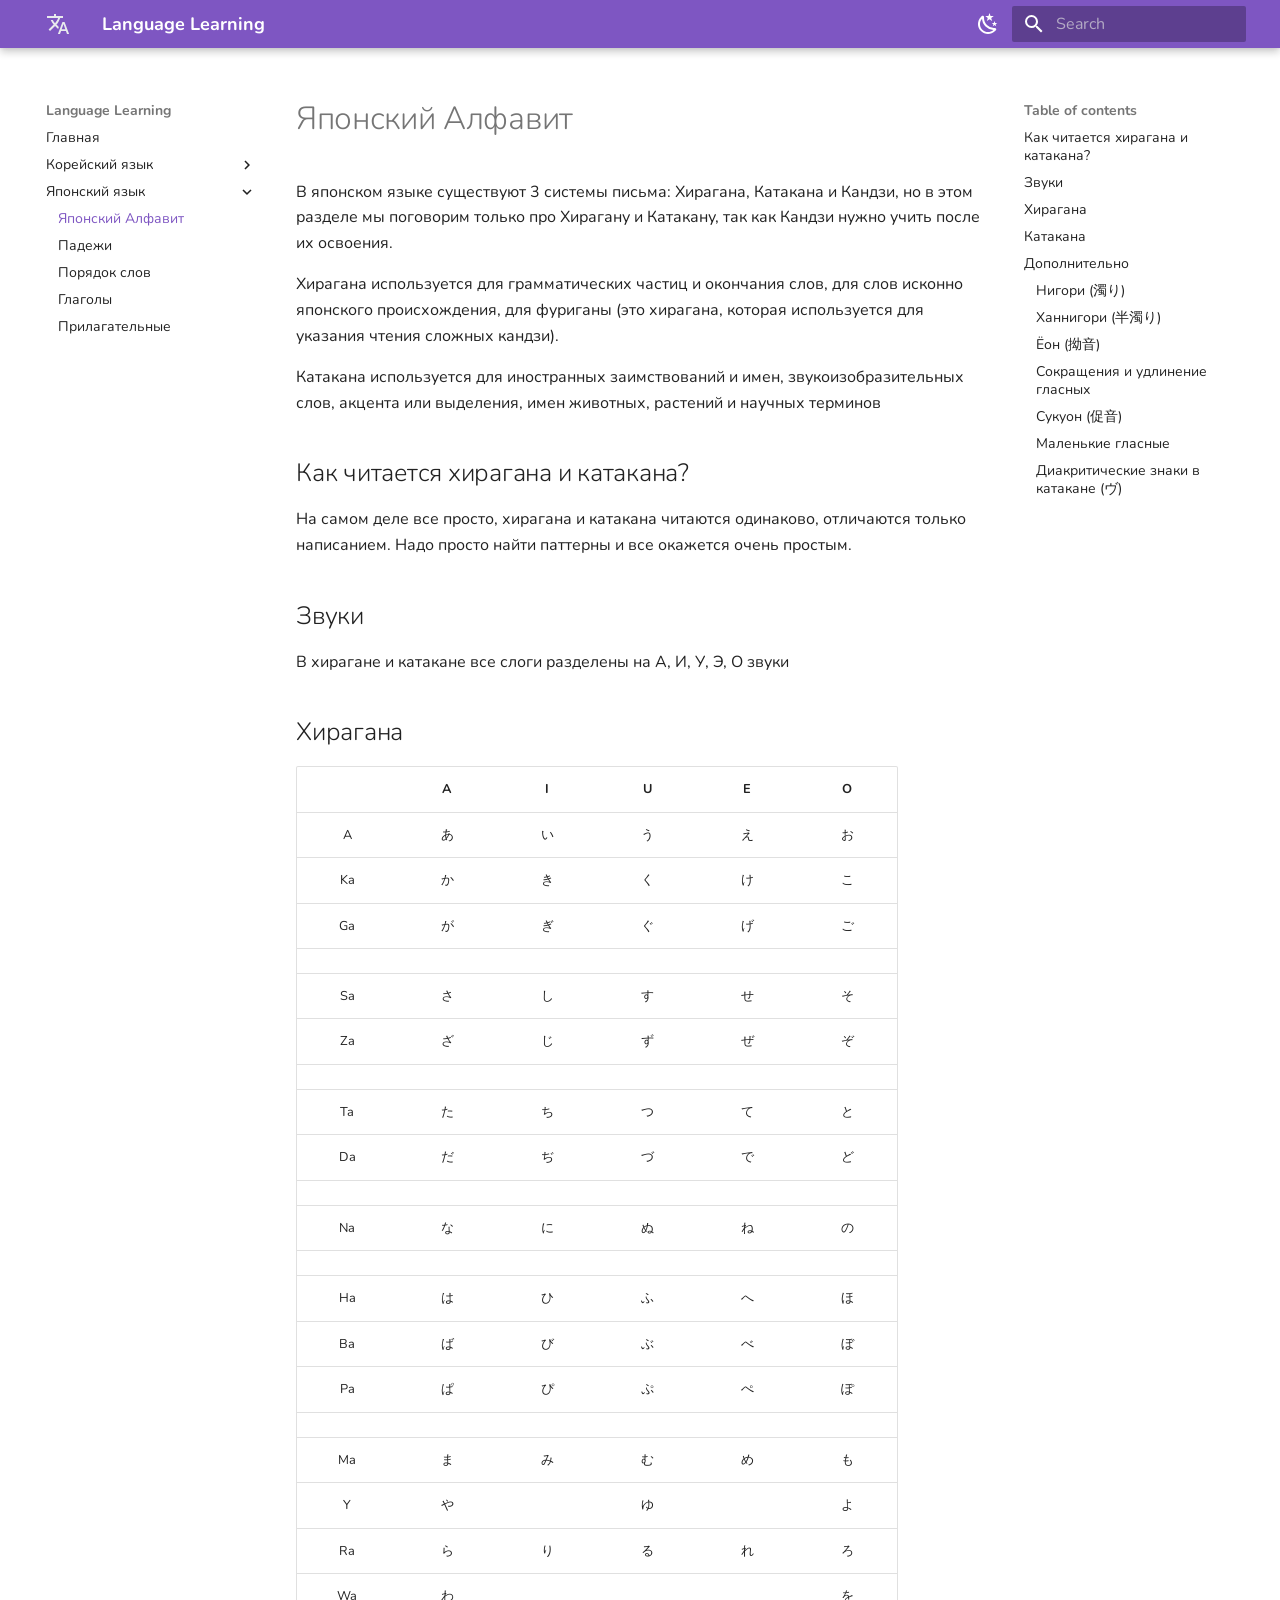
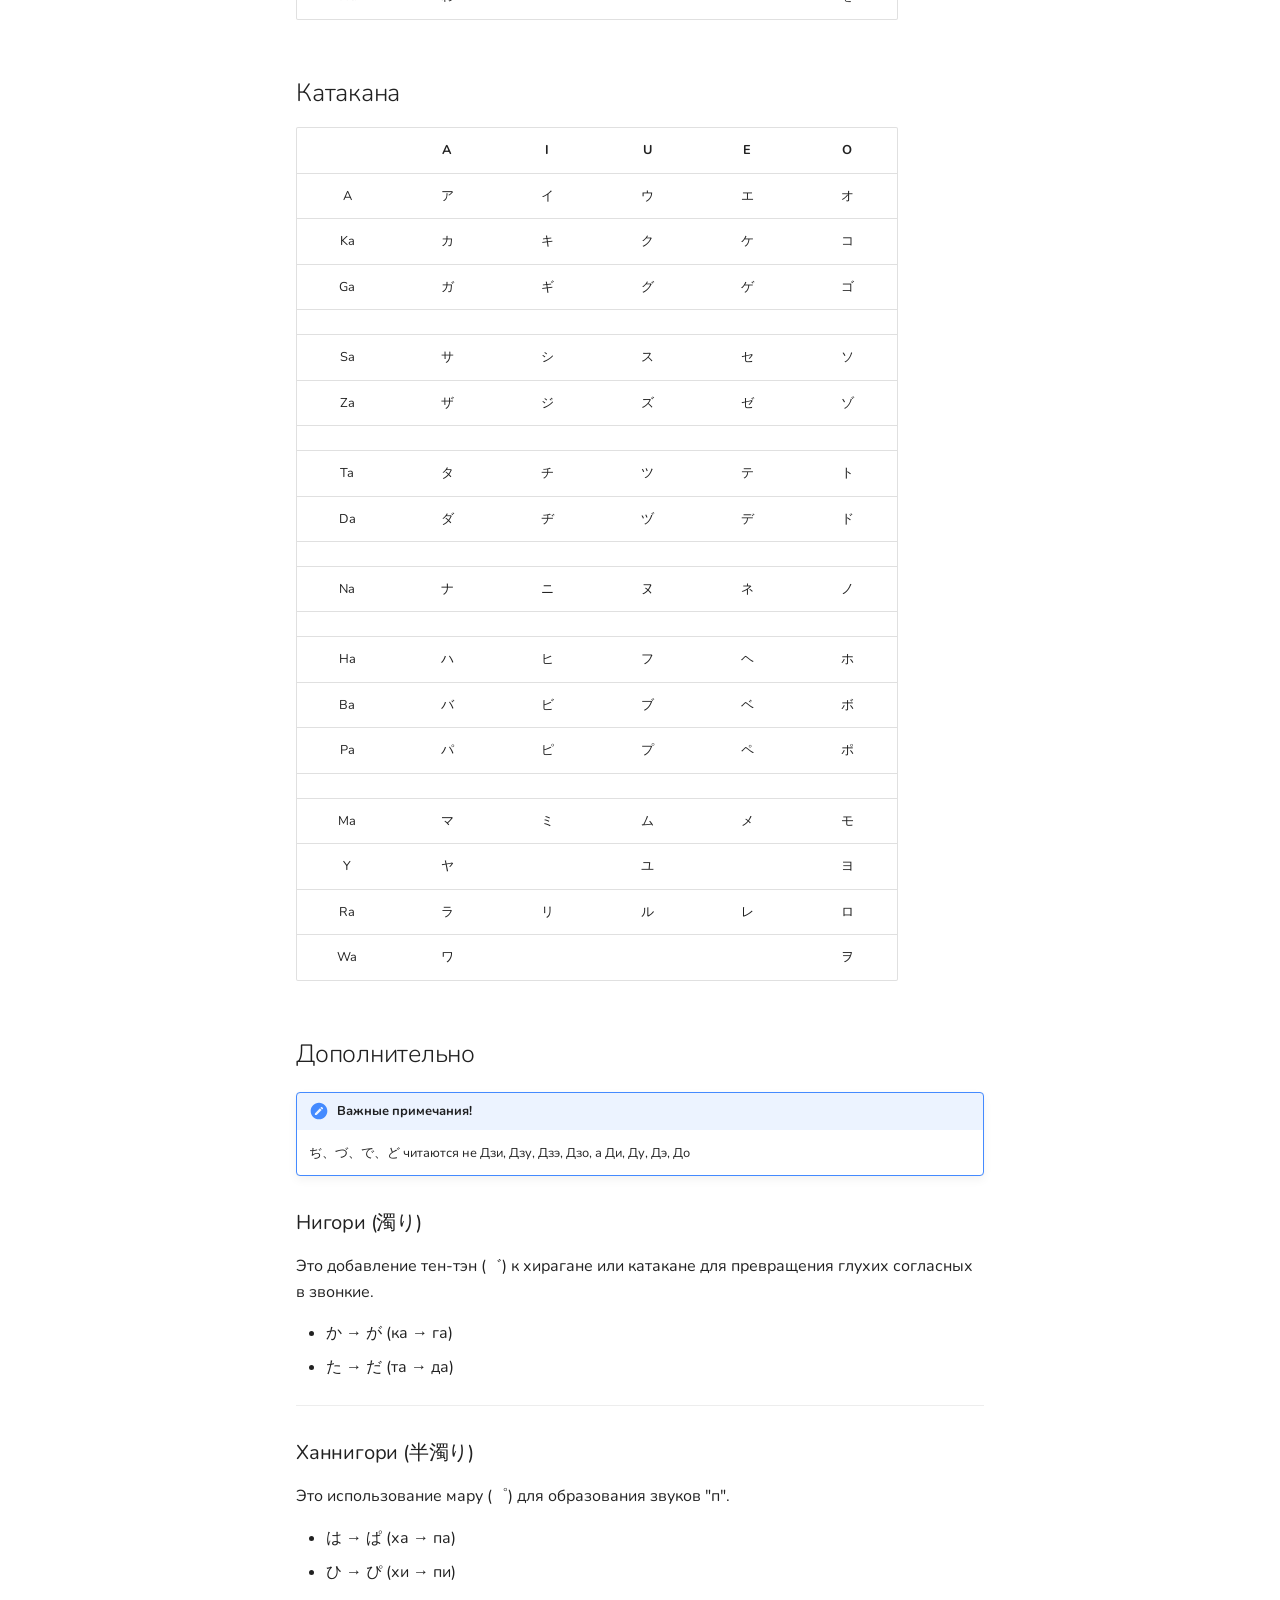
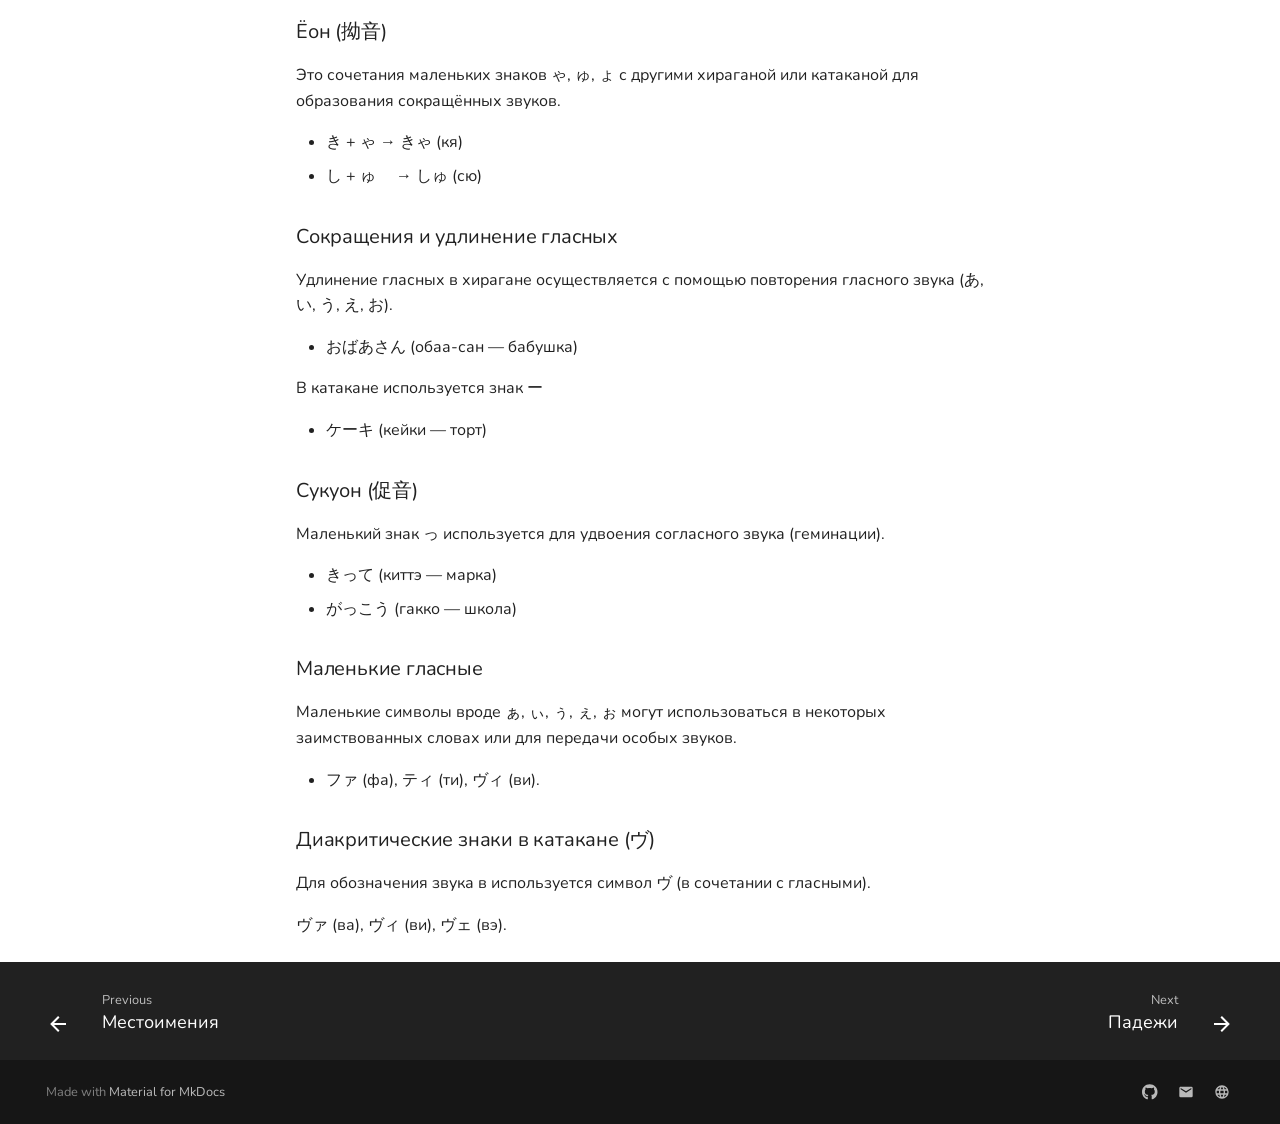
<file: japanese/alphabet/index.html>
<!doctype html>
<html lang="en" class="no-js">
  <head>
    
      <meta charset="utf-8">
      <meta name="viewport" content="width=device-width,initial-scale=1">
      
      
      
      
        <link rel="prev" href="../../korean/pronouns/">
      
      
        <link rel="next" href="../cases/">
      
      
      <link rel="icon" href="../../assets/favicon.ico">
      <meta name="generator" content="mkdocs-1.6.1, mkdocs-material-9.6.3">
    
    
      
        <title>Японский Алфавит - Language Learning</title>
      
    
    
      <link rel="stylesheet" href="../../assets/stylesheets/main.d7758b05.min.css">
      
        
        <link rel="stylesheet" href="../../assets/stylesheets/palette.06af60db.min.css">
      
      


    
    
      
    
    
      
        
        
        <link rel="preconnect" href="https://fonts.gstatic.com" crossorigin>
        <link rel="stylesheet" href="https://fonts.googleapis.com/css?family=Nunito:300,300i,400,400i,700,700i%7CSpace+Mono:400,400i,700,700i&display=fallback">
        <style>:root{--md-text-font:"Nunito";--md-code-font:"Space Mono"}</style>
      
    
    
    <script>__md_scope=new URL("../..",location),__md_hash=e=>[...e].reduce(((e,_)=>(e<<5)-e+_.charCodeAt(0)),0),__md_get=(e,_=localStorage,t=__md_scope)=>JSON.parse(_.getItem(t.pathname+"."+e)),__md_set=(e,_,t=localStorage,a=__md_scope)=>{try{t.setItem(a.pathname+"."+e,JSON.stringify(_))}catch(e){}}</script>
    
      

    
    
    
  </head>
  
  
    
    
      
    
    
    
    
    <body dir="ltr" data-md-color-scheme="default" data-md-color-primary="deep-purple" data-md-color-accent="deep-purple">
  
    
    <input class="md-toggle" data-md-toggle="drawer" type="checkbox" id="__drawer" autocomplete="off">
    <input class="md-toggle" data-md-toggle="search" type="checkbox" id="__search" autocomplete="off">
    <label class="md-overlay" for="__drawer"></label>
    <div data-md-component="skip">
      
        
        <a href="#_1" class="md-skip">
          Skip to content
        </a>
      
    </div>
    <div data-md-component="announce">
      
    </div>
    
    
      

  

<header class="md-header md-header--shadow" data-md-component="header">
  <nav class="md-header__inner md-grid" aria-label="Header">
    <a href="../.." title="Language Learning" class="md-header__button md-logo" aria-label="Language Learning" data-md-component="logo">
      
  <img src="../../assets/lang.svg" alt="logo">

    </a>
    <label class="md-header__button md-icon" for="__drawer">
      
      <svg xmlns="http://www.w3.org/2000/svg" viewBox="0 0 24 24"><path d="M3 6h18v2H3zm0 5h18v2H3zm0 5h18v2H3z"/></svg>
    </label>
    <div class="md-header__title" data-md-component="header-title">
      <div class="md-header__ellipsis">
        <div class="md-header__topic">
          <span class="md-ellipsis">
            Language Learning
          </span>
        </div>
        <div class="md-header__topic" data-md-component="header-topic">
          <span class="md-ellipsis">
            
              Японский Алфавит
            
          </span>
        </div>
      </div>
    </div>
    
      
        <form class="md-header__option" data-md-component="palette">
  
    
    
    
    <input class="md-option" data-md-color-media="(prefers-color-scheme: light)" data-md-color-scheme="default" data-md-color-primary="deep-purple" data-md-color-accent="deep-purple"  aria-label="Switch to dark mode"  type="radio" name="__palette" id="__palette_0">
    
      <label class="md-header__button md-icon" title="Switch to dark mode" for="__palette_1" hidden>
        <svg xmlns="http://www.w3.org/2000/svg" viewBox="0 0 24 24"><path d="m17.75 4.09-2.53 1.94.91 3.06-2.63-1.81-2.63 1.81.91-3.06-2.53-1.94L12.44 4l1.06-3 1.06 3zm3.5 6.91-1.64 1.25.59 1.98-1.7-1.17-1.7 1.17.59-1.98L15.75 11l2.06-.05L18.5 9l.69 1.95zm-2.28 4.95c.83-.08 1.72 1.1 1.19 1.85-.32.45-.66.87-1.08 1.27C15.17 23 8.84 23 4.94 19.07c-3.91-3.9-3.91-10.24 0-14.14.4-.4.82-.76 1.27-1.08.75-.53 1.93.36 1.85 1.19-.27 2.86.69 5.83 2.89 8.02a9.96 9.96 0 0 0 8.02 2.89m-1.64 2.02a12.08 12.08 0 0 1-7.8-3.47c-2.17-2.19-3.33-5-3.49-7.82-2.81 3.14-2.7 7.96.31 10.98 3.02 3.01 7.84 3.12 10.98.31"/></svg>
      </label>
    
  
    
    
    
    <input class="md-option" data-md-color-media="(prefers-color-scheme: dark)" data-md-color-scheme="slate" data-md-color-primary="indigo" data-md-color-accent="indigo"  aria-label="Switch to light mode"  type="radio" name="__palette" id="__palette_1">
    
      <label class="md-header__button md-icon" title="Switch to light mode" for="__palette_0" hidden>
        <svg xmlns="http://www.w3.org/2000/svg" viewBox="0 0 24 24"><path d="M12 7a5 5 0 0 1 5 5 5 5 0 0 1-5 5 5 5 0 0 1-5-5 5 5 0 0 1 5-5m0 2a3 3 0 0 0-3 3 3 3 0 0 0 3 3 3 3 0 0 0 3-3 3 3 0 0 0-3-3m0-7 2.39 3.42C13.65 5.15 12.84 5 12 5s-1.65.15-2.39.42zM3.34 7l4.16-.35A7.2 7.2 0 0 0 5.94 8.5c-.44.74-.69 1.5-.83 2.29zm.02 10 1.76-3.77a7.131 7.131 0 0 0 2.38 4.14zM20.65 7l-1.77 3.79a7.02 7.02 0 0 0-2.38-4.15zm-.01 10-4.14.36c.59-.51 1.12-1.14 1.54-1.86.42-.73.69-1.5.83-2.29zM12 22l-2.41-3.44c.74.27 1.55.44 2.41.44.82 0 1.63-.17 2.37-.44z"/></svg>
      </label>
    
  
</form>
      
    
    
      <script>var palette=__md_get("__palette");if(palette&&palette.color){if("(prefers-color-scheme)"===palette.color.media){var media=matchMedia("(prefers-color-scheme: light)"),input=document.querySelector(media.matches?"[data-md-color-media='(prefers-color-scheme: light)']":"[data-md-color-media='(prefers-color-scheme: dark)']");palette.color.media=input.getAttribute("data-md-color-media"),palette.color.scheme=input.getAttribute("data-md-color-scheme"),palette.color.primary=input.getAttribute("data-md-color-primary"),palette.color.accent=input.getAttribute("data-md-color-accent")}for(var[key,value]of Object.entries(palette.color))document.body.setAttribute("data-md-color-"+key,value)}</script>
    
    
    
      <label class="md-header__button md-icon" for="__search">
        
        <svg xmlns="http://www.w3.org/2000/svg" viewBox="0 0 24 24"><path d="M9.5 3A6.5 6.5 0 0 1 16 9.5c0 1.61-.59 3.09-1.56 4.23l.27.27h.79l5 5-1.5 1.5-5-5v-.79l-.27-.27A6.52 6.52 0 0 1 9.5 16 6.5 6.5 0 0 1 3 9.5 6.5 6.5 0 0 1 9.5 3m0 2C7 5 5 7 5 9.5S7 14 9.5 14 14 12 14 9.5 12 5 9.5 5"/></svg>
      </label>
      <div class="md-search" data-md-component="search" role="dialog">
  <label class="md-search__overlay" for="__search"></label>
  <div class="md-search__inner" role="search">
    <form class="md-search__form" name="search">
      <input type="text" class="md-search__input" name="query" aria-label="Search" placeholder="Search" autocapitalize="off" autocorrect="off" autocomplete="off" spellcheck="false" data-md-component="search-query" required>
      <label class="md-search__icon md-icon" for="__search">
        
        <svg xmlns="http://www.w3.org/2000/svg" viewBox="0 0 24 24"><path d="M9.5 3A6.5 6.5 0 0 1 16 9.5c0 1.61-.59 3.09-1.56 4.23l.27.27h.79l5 5-1.5 1.5-5-5v-.79l-.27-.27A6.52 6.52 0 0 1 9.5 16 6.5 6.5 0 0 1 3 9.5 6.5 6.5 0 0 1 9.5 3m0 2C7 5 5 7 5 9.5S7 14 9.5 14 14 12 14 9.5 12 5 9.5 5"/></svg>
        
        <svg xmlns="http://www.w3.org/2000/svg" viewBox="0 0 24 24"><path d="M20 11v2H8l5.5 5.5-1.42 1.42L4.16 12l7.92-7.92L13.5 5.5 8 11z"/></svg>
      </label>
      <nav class="md-search__options" aria-label="Search">
        
        <button type="reset" class="md-search__icon md-icon" title="Clear" aria-label="Clear" tabindex="-1">
          
          <svg xmlns="http://www.w3.org/2000/svg" viewBox="0 0 24 24"><path d="M19 6.41 17.59 5 12 10.59 6.41 5 5 6.41 10.59 12 5 17.59 6.41 19 12 13.41 17.59 19 19 17.59 13.41 12z"/></svg>
        </button>
      </nav>
      
        <div class="md-search__suggest" data-md-component="search-suggest"></div>
      
    </form>
    <div class="md-search__output">
      <div class="md-search__scrollwrap" tabindex="0" data-md-scrollfix>
        <div class="md-search-result" data-md-component="search-result">
          <div class="md-search-result__meta">
            Initializing search
          </div>
          <ol class="md-search-result__list" role="presentation"></ol>
        </div>
      </div>
    </div>
  </div>
</div>
    
    
  </nav>
  
</header>
    
    <div class="md-container" data-md-component="container">
      
      
        
          
        
      
      <main class="md-main" data-md-component="main">
        <div class="md-main__inner md-grid">
          
            
              
              <div class="md-sidebar md-sidebar--primary" data-md-component="sidebar" data-md-type="navigation" >
                <div class="md-sidebar__scrollwrap">
                  <div class="md-sidebar__inner">
                    



<nav class="md-nav md-nav--primary" aria-label="Navigation" data-md-level="0">
  <label class="md-nav__title" for="__drawer">
    <a href="../.." title="Language Learning" class="md-nav__button md-logo" aria-label="Language Learning" data-md-component="logo">
      
  <img src="../../assets/lang.svg" alt="logo">

    </a>
    Language Learning
  </label>
  
  <ul class="md-nav__list" data-md-scrollfix>
    
      
      
  
  
  
  
    <li class="md-nav__item">
      <a href="../.." class="md-nav__link">
        
  
  <span class="md-ellipsis">
    Главная
    
  </span>
  

      </a>
    </li>
  

    
      
      
  
  
  
  
    
    
    
    
    <li class="md-nav__item md-nav__item--nested">
      
        
        
        <input class="md-nav__toggle md-toggle " type="checkbox" id="__nav_2" >
        
          
          <label class="md-nav__link" for="__nav_2" id="__nav_2_label" tabindex="0">
            
  
  <span class="md-ellipsis">
    Корейский язык
    
  </span>
  

            <span class="md-nav__icon md-icon"></span>
          </label>
        
        <nav class="md-nav" data-md-level="1" aria-labelledby="__nav_2_label" aria-expanded="false">
          <label class="md-nav__title" for="__nav_2">
            <span class="md-nav__icon md-icon"></span>
            Корейский язык
          </label>
          <ul class="md-nav__list" data-md-scrollfix>
            
              
                
  
  
  
  
    <li class="md-nav__item">
      <a href="../../korean/alphabet/" class="md-nav__link">
        
  
  <span class="md-ellipsis">
    Корейский Алфавит
    
  </span>
  

      </a>
    </li>
  

              
            
              
                
  
  
  
  
    <li class="md-nav__item">
      <a href="../../korean/cases/" class="md-nav__link">
        
  
  <span class="md-ellipsis">
    Падежи
    
  </span>
  

      </a>
    </li>
  

              
            
              
                
  
  
  
  
    <li class="md-nav__item">
      <a href="../../korean/word_order/" class="md-nav__link">
        
  
  <span class="md-ellipsis">
    Порядок слов
    
  </span>
  

      </a>
    </li>
  

              
            
              
                
  
  
  
  
    <li class="md-nav__item">
      <a href="../../korean/pronouns/" class="md-nav__link">
        
  
  <span class="md-ellipsis">
    Местоимения
    
  </span>
  

      </a>
    </li>
  

              
            
          </ul>
        </nav>
      
    </li>
  

    
      
      
  
  
    
  
  
  
    
    
    
    
    <li class="md-nav__item md-nav__item--active md-nav__item--nested">
      
        
        
        <input class="md-nav__toggle md-toggle " type="checkbox" id="__nav_3" checked>
        
          
          <label class="md-nav__link" for="__nav_3" id="__nav_3_label" tabindex="0">
            
  
  <span class="md-ellipsis">
    Японский язык
    
  </span>
  

            <span class="md-nav__icon md-icon"></span>
          </label>
        
        <nav class="md-nav" data-md-level="1" aria-labelledby="__nav_3_label" aria-expanded="true">
          <label class="md-nav__title" for="__nav_3">
            <span class="md-nav__icon md-icon"></span>
            Японский язык
          </label>
          <ul class="md-nav__list" data-md-scrollfix>
            
              
                
  
  
    
  
  
  
    <li class="md-nav__item md-nav__item--active">
      
      <input class="md-nav__toggle md-toggle" type="checkbox" id="__toc">
      
      
        
      
      
        <label class="md-nav__link md-nav__link--active" for="__toc">
          
  
  <span class="md-ellipsis">
    Японский Алфавит
    
  </span>
  

          <span class="md-nav__icon md-icon"></span>
        </label>
      
      <a href="./" class="md-nav__link md-nav__link--active">
        
  
  <span class="md-ellipsis">
    Японский Алфавит
    
  </span>
  

      </a>
      
        

<nav class="md-nav md-nav--secondary" aria-label="Table of contents">
  
  
  
    
  
  
    <label class="md-nav__title" for="__toc">
      <span class="md-nav__icon md-icon"></span>
      Table of contents
    </label>
    <ul class="md-nav__list" data-md-component="toc" data-md-scrollfix>
      
        <li class="md-nav__item">
  <a href="#_2" class="md-nav__link">
    <span class="md-ellipsis">
      Как читается хирагана и катакана?
    </span>
  </a>
  
</li>
      
        <li class="md-nav__item">
  <a href="#_3" class="md-nav__link">
    <span class="md-ellipsis">
      Звуки
    </span>
  </a>
  
</li>
      
        <li class="md-nav__item">
  <a href="#_4" class="md-nav__link">
    <span class="md-ellipsis">
      Хирагана
    </span>
  </a>
  
</li>
      
        <li class="md-nav__item">
  <a href="#_5" class="md-nav__link">
    <span class="md-ellipsis">
      Катакана
    </span>
  </a>
  
</li>
      
        <li class="md-nav__item">
  <a href="#_6" class="md-nav__link">
    <span class="md-ellipsis">
      Дополнительно
    </span>
  </a>
  
    <nav class="md-nav" aria-label="Дополнительно">
      <ul class="md-nav__list">
        
          <li class="md-nav__item">
  <a href="#_7" class="md-nav__link">
    <span class="md-ellipsis">
      Нигори (濁り)
    </span>
  </a>
  
</li>
        
          <li class="md-nav__item">
  <a href="#_8" class="md-nav__link">
    <span class="md-ellipsis">
      Ханнигори (半濁り)
    </span>
  </a>
  
</li>
        
          <li class="md-nav__item">
  <a href="#_9" class="md-nav__link">
    <span class="md-ellipsis">
      Ёон (拗音)
    </span>
  </a>
  
</li>
        
          <li class="md-nav__item">
  <a href="#_10" class="md-nav__link">
    <span class="md-ellipsis">
      Сокращения и удлинение гласных
    </span>
  </a>
  
</li>
        
          <li class="md-nav__item">
  <a href="#_11" class="md-nav__link">
    <span class="md-ellipsis">
      Сукуон (促音)
    </span>
  </a>
  
</li>
        
          <li class="md-nav__item">
  <a href="#_12" class="md-nav__link">
    <span class="md-ellipsis">
      Маленькие гласные
    </span>
  </a>
  
</li>
        
          <li class="md-nav__item">
  <a href="#_13" class="md-nav__link">
    <span class="md-ellipsis">
      Диакритические знаки в катакане (ヴ)
    </span>
  </a>
  
</li>
        
      </ul>
    </nav>
  
</li>
      
    </ul>
  
</nav>
      
    </li>
  

              
            
              
                
  
  
  
  
    <li class="md-nav__item">
      <a href="../cases/" class="md-nav__link">
        
  
  <span class="md-ellipsis">
    Падежи
    
  </span>
  

      </a>
    </li>
  

              
            
              
                
  
  
  
  
    <li class="md-nav__item">
      <a href="../word_order/" class="md-nav__link">
        
  
  <span class="md-ellipsis">
    Порядок слов
    
  </span>
  

      </a>
    </li>
  

              
            
              
                
  
  
  
  
    <li class="md-nav__item">
      <a href="../verbs/" class="md-nav__link">
        
  
  <span class="md-ellipsis">
    Глаголы
    
  </span>
  

      </a>
    </li>
  

              
            
              
                
  
  
  
  
    <li class="md-nav__item">
      <a href="../adjectives/" class="md-nav__link">
        
  
  <span class="md-ellipsis">
    Прилагательные
    
  </span>
  

      </a>
    </li>
  

              
            
          </ul>
        </nav>
      
    </li>
  

    
  </ul>
</nav>
                  </div>
                </div>
              </div>
            
            
              
              <div class="md-sidebar md-sidebar--secondary" data-md-component="sidebar" data-md-type="toc" >
                <div class="md-sidebar__scrollwrap">
                  <div class="md-sidebar__inner">
                    

<nav class="md-nav md-nav--secondary" aria-label="Table of contents">
  
  
  
    
  
  
    <label class="md-nav__title" for="__toc">
      <span class="md-nav__icon md-icon"></span>
      Table of contents
    </label>
    <ul class="md-nav__list" data-md-component="toc" data-md-scrollfix>
      
        <li class="md-nav__item">
  <a href="#_2" class="md-nav__link">
    <span class="md-ellipsis">
      Как читается хирагана и катакана?
    </span>
  </a>
  
</li>
      
        <li class="md-nav__item">
  <a href="#_3" class="md-nav__link">
    <span class="md-ellipsis">
      Звуки
    </span>
  </a>
  
</li>
      
        <li class="md-nav__item">
  <a href="#_4" class="md-nav__link">
    <span class="md-ellipsis">
      Хирагана
    </span>
  </a>
  
</li>
      
        <li class="md-nav__item">
  <a href="#_5" class="md-nav__link">
    <span class="md-ellipsis">
      Катакана
    </span>
  </a>
  
</li>
      
        <li class="md-nav__item">
  <a href="#_6" class="md-nav__link">
    <span class="md-ellipsis">
      Дополнительно
    </span>
  </a>
  
    <nav class="md-nav" aria-label="Дополнительно">
      <ul class="md-nav__list">
        
          <li class="md-nav__item">
  <a href="#_7" class="md-nav__link">
    <span class="md-ellipsis">
      Нигори (濁り)
    </span>
  </a>
  
</li>
        
          <li class="md-nav__item">
  <a href="#_8" class="md-nav__link">
    <span class="md-ellipsis">
      Ханнигори (半濁り)
    </span>
  </a>
  
</li>
        
          <li class="md-nav__item">
  <a href="#_9" class="md-nav__link">
    <span class="md-ellipsis">
      Ёон (拗音)
    </span>
  </a>
  
</li>
        
          <li class="md-nav__item">
  <a href="#_10" class="md-nav__link">
    <span class="md-ellipsis">
      Сокращения и удлинение гласных
    </span>
  </a>
  
</li>
        
          <li class="md-nav__item">
  <a href="#_11" class="md-nav__link">
    <span class="md-ellipsis">
      Сукуон (促音)
    </span>
  </a>
  
</li>
        
          <li class="md-nav__item">
  <a href="#_12" class="md-nav__link">
    <span class="md-ellipsis">
      Маленькие гласные
    </span>
  </a>
  
</li>
        
          <li class="md-nav__item">
  <a href="#_13" class="md-nav__link">
    <span class="md-ellipsis">
      Диакритические знаки в катакане (ヴ)
    </span>
  </a>
  
</li>
        
      </ul>
    </nav>
  
</li>
      
    </ul>
  
</nav>
                  </div>
                </div>
              </div>
            
          
          
            <div class="md-content" data-md-component="content">
              <article class="md-content__inner md-typeset">
                
                  



<h1 id="_1">Японский Алфавит</h1>
<p>В японском языке существуют 3 системы письма: Хирагана, Катакана и Кандзи, но в этом разделе мы поговорим только про Хирагану и Катакану, так как Кандзи нужно учить после их освоения.</p>
<p>Хирагана используется для грамматических частиц и окончания слов, для слов исконно японского происхождения, для фуриганы (это хирагана, которая используется для указания чтения сложных кандзи).</p>
<p>Катакана используется для иностранных заимствований и имен, звукоизобразительных слов, акцента или выделения, имен животных, растений и научных терминов</p>
<h2 id="_2">Как читается хирагана и катакана?</h2>
<p>На самом деле все просто, хирагана и катакана читаются одинаково, отличаются только написанием. Надо просто найти паттерны и все окажется очень простым.</p>
<h2 id="_3">Звуки</h2>
<p>В хирагане и катакане все слоги разделены на А, И, У, Э, О звуки</p>
<h2 id="_4">Хирагана</h2>
<table>
<thead>
<tr>
<th style="text-align: center;"></th>
<th style="text-align: center;">A</th>
<th style="text-align: center;">I</th>
<th style="text-align: center;">U</th>
<th style="text-align: center;">E</th>
<th style="text-align: center;">O</th>
</tr>
</thead>
<tbody>
<tr>
<td style="text-align: center;">A</td>
<td style="text-align: center;">あ</td>
<td style="text-align: center;">い</td>
<td style="text-align: center;">う</td>
<td style="text-align: center;">え</td>
<td style="text-align: center;">お</td>
</tr>
<tr>
<td style="text-align: center;">Ka</td>
<td style="text-align: center;">か</td>
<td style="text-align: center;">き</td>
<td style="text-align: center;">く</td>
<td style="text-align: center;">け</td>
<td style="text-align: center;">こ</td>
</tr>
<tr>
<td style="text-align: center;">Ga</td>
<td style="text-align: center;">が</td>
<td style="text-align: center;">ぎ</td>
<td style="text-align: center;">ぐ</td>
<td style="text-align: center;">げ</td>
<td style="text-align: center;">ご</td>
</tr>
<tr>
<td style="text-align: center;"></td>
<td style="text-align: center;"></td>
<td style="text-align: center;"></td>
<td style="text-align: center;"></td>
<td style="text-align: center;"></td>
<td style="text-align: center;"></td>
</tr>
<tr>
<td style="text-align: center;">Sa</td>
<td style="text-align: center;">さ</td>
<td style="text-align: center;">し</td>
<td style="text-align: center;">す</td>
<td style="text-align: center;">せ</td>
<td style="text-align: center;">そ</td>
</tr>
<tr>
<td style="text-align: center;">Za</td>
<td style="text-align: center;">ざ</td>
<td style="text-align: center;">じ</td>
<td style="text-align: center;">ず</td>
<td style="text-align: center;">ぜ</td>
<td style="text-align: center;">ぞ</td>
</tr>
<tr>
<td style="text-align: center;"></td>
<td style="text-align: center;"></td>
<td style="text-align: center;"></td>
<td style="text-align: center;"></td>
<td style="text-align: center;"></td>
<td style="text-align: center;"></td>
</tr>
<tr>
<td style="text-align: center;">Ta</td>
<td style="text-align: center;">た</td>
<td style="text-align: center;">ち</td>
<td style="text-align: center;">つ</td>
<td style="text-align: center;">て</td>
<td style="text-align: center;">と</td>
</tr>
<tr>
<td style="text-align: center;">Da</td>
<td style="text-align: center;">だ</td>
<td style="text-align: center;">ぢ</td>
<td style="text-align: center;">づ</td>
<td style="text-align: center;">で</td>
<td style="text-align: center;">ど</td>
</tr>
<tr>
<td style="text-align: center;"></td>
<td style="text-align: center;"></td>
<td style="text-align: center;"></td>
<td style="text-align: center;"></td>
<td style="text-align: center;"></td>
<td style="text-align: center;"></td>
</tr>
<tr>
<td style="text-align: center;">Na</td>
<td style="text-align: center;">な</td>
<td style="text-align: center;">に</td>
<td style="text-align: center;">ぬ</td>
<td style="text-align: center;">ね</td>
<td style="text-align: center;">の</td>
</tr>
<tr>
<td style="text-align: center;"></td>
<td style="text-align: center;"></td>
<td style="text-align: center;"></td>
<td style="text-align: center;"></td>
<td style="text-align: center;"></td>
<td style="text-align: center;"></td>
</tr>
<tr>
<td style="text-align: center;">Ha</td>
<td style="text-align: center;">は</td>
<td style="text-align: center;">ひ</td>
<td style="text-align: center;">ふ</td>
<td style="text-align: center;">へ</td>
<td style="text-align: center;">ほ</td>
</tr>
<tr>
<td style="text-align: center;">Ba</td>
<td style="text-align: center;">ば</td>
<td style="text-align: center;">び</td>
<td style="text-align: center;">ぶ</td>
<td style="text-align: center;">べ</td>
<td style="text-align: center;">ぼ</td>
</tr>
<tr>
<td style="text-align: center;">Pa</td>
<td style="text-align: center;">ぱ</td>
<td style="text-align: center;">ぴ</td>
<td style="text-align: center;">ぷ</td>
<td style="text-align: center;">ぺ</td>
<td style="text-align: center;">ぽ</td>
</tr>
<tr>
<td style="text-align: center;"></td>
<td style="text-align: center;"></td>
<td style="text-align: center;"></td>
<td style="text-align: center;"></td>
<td style="text-align: center;"></td>
<td style="text-align: center;"></td>
</tr>
<tr>
<td style="text-align: center;">Ma</td>
<td style="text-align: center;">ま</td>
<td style="text-align: center;">み</td>
<td style="text-align: center;">む</td>
<td style="text-align: center;">め</td>
<td style="text-align: center;">も</td>
</tr>
<tr>
<td style="text-align: center;">Y</td>
<td style="text-align: center;">や</td>
<td style="text-align: center;"></td>
<td style="text-align: center;">ゆ</td>
<td style="text-align: center;"></td>
<td style="text-align: center;">よ</td>
</tr>
<tr>
<td style="text-align: center;">Ra</td>
<td style="text-align: center;">ら</td>
<td style="text-align: center;">り</td>
<td style="text-align: center;">る</td>
<td style="text-align: center;">れ</td>
<td style="text-align: center;">ろ</td>
</tr>
<tr>
<td style="text-align: center;">Wa</td>
<td style="text-align: center;">わ</td>
<td style="text-align: center;"></td>
<td style="text-align: center;"></td>
<td style="text-align: center;"></td>
<td style="text-align: center;">を</td>
</tr>
</tbody>
</table>
<h2 id="_5">Катакана</h2>
<table>
<thead>
<tr>
<th style="text-align: center;"></th>
<th style="text-align: center;">А</th>
<th style="text-align: center;">I</th>
<th style="text-align: center;">U</th>
<th style="text-align: center;">E</th>
<th style="text-align: center;">O</th>
</tr>
</thead>
<tbody>
<tr>
<td style="text-align: center;">A</td>
<td style="text-align: center;">ア</td>
<td style="text-align: center;">イ</td>
<td style="text-align: center;">ウ</td>
<td style="text-align: center;">エ</td>
<td style="text-align: center;">オ</td>
</tr>
<tr>
<td style="text-align: center;">Ka</td>
<td style="text-align: center;">カ</td>
<td style="text-align: center;">キ</td>
<td style="text-align: center;">ク</td>
<td style="text-align: center;">ケ</td>
<td style="text-align: center;">コ</td>
</tr>
<tr>
<td style="text-align: center;">Ga</td>
<td style="text-align: center;">ガ</td>
<td style="text-align: center;">ギ</td>
<td style="text-align: center;">グ</td>
<td style="text-align: center;">ゲ</td>
<td style="text-align: center;">ゴ</td>
</tr>
<tr>
<td style="text-align: center;"></td>
<td style="text-align: center;"></td>
<td style="text-align: center;"></td>
<td style="text-align: center;"></td>
<td style="text-align: center;"></td>
<td style="text-align: center;"></td>
</tr>
<tr>
<td style="text-align: center;">Sa</td>
<td style="text-align: center;">サ</td>
<td style="text-align: center;">シ</td>
<td style="text-align: center;">ス</td>
<td style="text-align: center;">セ</td>
<td style="text-align: center;">ソ</td>
</tr>
<tr>
<td style="text-align: center;">Za</td>
<td style="text-align: center;">ザ</td>
<td style="text-align: center;">ジ</td>
<td style="text-align: center;">ズ</td>
<td style="text-align: center;">ゼ</td>
<td style="text-align: center;">ゾ</td>
</tr>
<tr>
<td style="text-align: center;"></td>
<td style="text-align: center;"></td>
<td style="text-align: center;"></td>
<td style="text-align: center;"></td>
<td style="text-align: center;"></td>
<td style="text-align: center;"></td>
</tr>
<tr>
<td style="text-align: center;">Ta</td>
<td style="text-align: center;">タ</td>
<td style="text-align: center;">チ</td>
<td style="text-align: center;">ツ</td>
<td style="text-align: center;">テ</td>
<td style="text-align: center;">ト</td>
</tr>
<tr>
<td style="text-align: center;">Da</td>
<td style="text-align: center;">ダ</td>
<td style="text-align: center;">ヂ</td>
<td style="text-align: center;">ヅ</td>
<td style="text-align: center;">デ</td>
<td style="text-align: center;">ド</td>
</tr>
<tr>
<td style="text-align: center;"></td>
<td style="text-align: center;"></td>
<td style="text-align: center;"></td>
<td style="text-align: center;"></td>
<td style="text-align: center;"></td>
<td style="text-align: center;"></td>
</tr>
<tr>
<td style="text-align: center;">Na</td>
<td style="text-align: center;">ナ</td>
<td style="text-align: center;">ニ</td>
<td style="text-align: center;">ヌ</td>
<td style="text-align: center;">ネ</td>
<td style="text-align: center;">ノ</td>
</tr>
<tr>
<td style="text-align: center;"></td>
<td style="text-align: center;"></td>
<td style="text-align: center;"></td>
<td style="text-align: center;"></td>
<td style="text-align: center;"></td>
<td style="text-align: center;"></td>
</tr>
<tr>
<td style="text-align: center;">Ha</td>
<td style="text-align: center;">ハ</td>
<td style="text-align: center;">ヒ</td>
<td style="text-align: center;">フ</td>
<td style="text-align: center;">ヘ</td>
<td style="text-align: center;">ホ</td>
</tr>
<tr>
<td style="text-align: center;">Ba</td>
<td style="text-align: center;">バ</td>
<td style="text-align: center;">ビ</td>
<td style="text-align: center;">ブ</td>
<td style="text-align: center;">ベ</td>
<td style="text-align: center;">ボ</td>
</tr>
<tr>
<td style="text-align: center;">Pa</td>
<td style="text-align: center;">パ</td>
<td style="text-align: center;">ピ</td>
<td style="text-align: center;">プ</td>
<td style="text-align: center;">ペ</td>
<td style="text-align: center;">ポ</td>
</tr>
<tr>
<td style="text-align: center;"></td>
<td style="text-align: center;"></td>
<td style="text-align: center;"></td>
<td style="text-align: center;"></td>
<td style="text-align: center;"></td>
<td style="text-align: center;"></td>
</tr>
<tr>
<td style="text-align: center;">Ma</td>
<td style="text-align: center;">マ</td>
<td style="text-align: center;">ミ</td>
<td style="text-align: center;">ム</td>
<td style="text-align: center;">メ</td>
<td style="text-align: center;">モ</td>
</tr>
<tr>
<td style="text-align: center;">Y</td>
<td style="text-align: center;">ヤ</td>
<td style="text-align: center;"></td>
<td style="text-align: center;">ユ</td>
<td style="text-align: center;"></td>
<td style="text-align: center;">ヨ</td>
</tr>
<tr>
<td style="text-align: center;">Ra</td>
<td style="text-align: center;">ラ</td>
<td style="text-align: center;">リ</td>
<td style="text-align: center;">ル</td>
<td style="text-align: center;">レ</td>
<td style="text-align: center;">ロ</td>
</tr>
<tr>
<td style="text-align: center;">Wa</td>
<td style="text-align: center;">ワ</td>
<td style="text-align: center;"></td>
<td style="text-align: center;"></td>
<td style="text-align: center;"></td>
<td style="text-align: center;">ヲ</td>
</tr>
</tbody>
</table>
<h2 id="_6">Дополнительно</h2>
<div class="admonition note">
<p class="admonition-title">Важные примечания!</p>
<p>ぢ、づ、で、ど читаются не Дзи, Дзу, Дзэ, Дзо, а Ди, Ду, Дэ, До</p>
</div>
<h3 id="_7">Нигори (濁り)</h3>
<p>Это добавление тен-тэн (゛) к хирагане или катакане для превращения глухих согласных в звонкие.</p>
<ul>
<li>か → が (ка → га)</li>
<li>た → だ (та → да)</li>
</ul>
<hr />
<h3 id="_8">Ханнигори (半濁り)</h3>
<p>Это использование мару (゜) для образования звуков "п".</p>
<ul>
<li>は → ぱ (ха → па)</li>
<li>ひ → ぴ (хи → пи)</li>
</ul>
<h3 id="_9">Ёон (拗音)</h3>
<p>Это сочетания маленьких знаков ゃ, ゅ, ょ с другими хираганой или катаканой для образования сокращённых звуков.</p>
<ul>
<li>き + ゃ → きゃ (кя)</li>
<li>し + ゅ　 → しゅ (сю)</li>
</ul>
<h3 id="_10">Сокращения и удлинение гласных</h3>
<p>Удлинение гласных в хирагане осуществляется с помощью повторения гласного звука (あ, い, う, え, お).</p>
<ul>
<li>おばあさん (обаа-сан — бабушка)</li>
</ul>
<p>В катакане используется знак ー</p>
<ul>
<li>ケーキ (кейки — торт)</li>
</ul>
<h3 id="_11">Сукуон (促音)</h3>
<p>Маленький знак っ используется для удвоения согласного звука (геминации).</p>
<ul>
<li>きって (киттэ — марка)</li>
<li>がっこう (гакко — школа)</li>
</ul>
<h3 id="_12">Маленькие гласные</h3>
<p>Маленькие символы вроде ぁ, ぃ, ぅ, ぇ, ぉ могут использоваться в некоторых заимствованных словах или для передачи особых звуков.</p>
<ul>
<li>ファ (фа), ティ (ти), ヴィ (ви).</li>
</ul>
<h3 id="_13">Диакритические знаки в катакане (ヴ)</h3>
<p>Для обозначения звука в используется символ ヴ (в сочетании с гласными).</p>
<p>ヴァ (ва), ヴィ (ви), ヴェ (вэ).</p>












                
              </article>
            </div>
          
          
<script>var target=document.getElementById(location.hash.slice(1));target&&target.name&&(target.checked=target.name.startsWith("__tabbed_"))</script>
        </div>
        
      </main>
      
        <footer class="md-footer">
  
    
      
      <nav class="md-footer__inner md-grid" aria-label="Footer" >
        
          
          <a href="../../korean/pronouns/" class="md-footer__link md-footer__link--prev" aria-label="Previous: Местоимения">
            <div class="md-footer__button md-icon">
              
              <svg xmlns="http://www.w3.org/2000/svg" viewBox="0 0 24 24"><path d="M20 11v2H8l5.5 5.5-1.42 1.42L4.16 12l7.92-7.92L13.5 5.5 8 11z"/></svg>
            </div>
            <div class="md-footer__title">
              <span class="md-footer__direction">
                Previous
              </span>
              <div class="md-ellipsis">
                Местоимения
              </div>
            </div>
          </a>
        
        
          
          <a href="../cases/" class="md-footer__link md-footer__link--next" aria-label="Next: Падежи">
            <div class="md-footer__title">
              <span class="md-footer__direction">
                Next
              </span>
              <div class="md-ellipsis">
                Падежи
              </div>
            </div>
            <div class="md-footer__button md-icon">
              
              <svg xmlns="http://www.w3.org/2000/svg" viewBox="0 0 24 24"><path d="M4 11v2h12l-5.5 5.5 1.42 1.42L19.84 12l-7.92-7.92L10.5 5.5 16 11z"/></svg>
            </div>
          </a>
        
      </nav>
    
  
  <div class="md-footer-meta md-typeset">
    <div class="md-footer-meta__inner md-grid">
      <div class="md-copyright">
  
  
    Made with
    <a href="https://squidfunk.github.io/mkdocs-material/" target="_blank" rel="noopener">
      Material for MkDocs
    </a>
  
</div>
      
        <div class="md-social">
  
    
    
    
    
      
      
    
    <a href="https://github.com/likeauser9" target="_blank" rel="noopener" title="github.com" class="md-social__link">
      <svg xmlns="http://www.w3.org/2000/svg" viewBox="0 0 496 512"><!--! Font Awesome Free 6.7.2 by @fontawesome - https://fontawesome.com License - https://fontawesome.com/license/free (Icons: CC BY 4.0, Fonts: SIL OFL 1.1, Code: MIT License) Copyright 2024 Fonticons, Inc.--><path d="M165.9 397.4c0 2-2.3 3.6-5.2 3.6-3.3.3-5.6-1.3-5.6-3.6 0-2 2.3-3.6 5.2-3.6 3-.3 5.6 1.3 5.6 3.6m-31.1-4.5c-.7 2 1.3 4.3 4.3 4.9 2.6 1 5.6 0 6.2-2s-1.3-4.3-4.3-5.2c-2.6-.7-5.5.3-6.2 2.3m44.2-1.7c-2.9.7-4.9 2.6-4.6 4.9.3 2 2.9 3.3 5.9 2.6 2.9-.7 4.9-2.6 4.6-4.6-.3-1.9-3-3.2-5.9-2.9M244.8 8C106.1 8 0 113.3 0 252c0 110.9 69.8 205.8 169.5 239.2 12.8 2.3 17.3-5.6 17.3-12.1 0-6.2-.3-40.4-.3-61.4 0 0-70 15-84.7-29.8 0 0-11.4-29.1-27.8-36.6 0 0-22.9-15.7 1.6-15.4 0 0 24.9 2 38.6 25.8 21.9 38.6 58.6 27.5 72.9 20.9 2.3-16 8.8-27.1 16-33.7-55.9-6.2-112.3-14.3-112.3-110.5 0-27.5 7.6-41.3 23.6-58.9-2.6-6.5-11.1-33.3 2.6-67.9 20.9-6.5 69 27 69 27 20-5.6 41.5-8.5 62.8-8.5s42.8 2.9 62.8 8.5c0 0 48.1-33.6 69-27 13.7 34.7 5.2 61.4 2.6 67.9 16 17.7 25.8 31.5 25.8 58.9 0 96.5-58.9 104.2-114.8 110.5 9.2 7.9 17 22.9 17 46.4 0 33.7-.3 75.4-.3 83.6 0 6.5 4.6 14.4 17.3 12.1C428.2 457.8 496 362.9 496 252 496 113.3 383.5 8 244.8 8M97.2 352.9c-1.3 1-1 3.3.7 5.2 1.6 1.6 3.9 2.3 5.2 1 1.3-1 1-3.3-.7-5.2-1.6-1.6-3.9-2.3-5.2-1m-10.8-8.1c-.7 1.3.3 2.9 2.3 3.9 1.6 1 3.6.7 4.3-.7.7-1.3-.3-2.9-2.3-3.9-2-.6-3.6-.3-4.3.7m32.4 35.6c-1.6 1.3-1 4.3 1.3 6.2 2.3 2.3 5.2 2.6 6.5 1 1.3-1.3.7-4.3-1.3-6.2-2.2-2.3-5.2-2.6-6.5-1m-11.4-14.7c-1.6 1-1.6 3.6 0 5.9s4.3 3.3 5.6 2.3c1.6-1.3 1.6-3.9 0-6.2-1.4-2.3-4-3.3-5.6-2"/></svg>
    </a>
  
    
    
    
    
    <a href="mailto:frdwoz5@gmail.com" target="_blank" rel="noopener" title="" class="md-social__link">
      <svg xmlns="http://www.w3.org/2000/svg" viewBox="0 0 24 24"><path d="m20 8-8 5-8-5V6l8 5 8-5m0-2H4c-1.11 0-2 .89-2 2v12a2 2 0 0 0 2 2h16a2 2 0 0 0 2-2V6a2 2 0 0 0-2-2"/></svg>
    </a>
  
    
    
    
    
      
      
    
    <a href="https://yourwebsite.com" target="_blank" rel="noopener" title="yourwebsite.com" class="md-social__link">
      <svg xmlns="http://www.w3.org/2000/svg" viewBox="0 0 24 24"><path d="M16.36 14c.08-.66.14-1.32.14-2s-.06-1.34-.14-2h3.38c.16.64.26 1.31.26 2s-.1 1.36-.26 2m-5.15 5.56c.6-1.11 1.06-2.31 1.38-3.56h2.95a8.03 8.03 0 0 1-4.33 3.56M14.34 14H9.66c-.1-.66-.16-1.32-.16-2s.06-1.35.16-2h4.68c.09.65.16 1.32.16 2s-.07 1.34-.16 2M12 19.96c-.83-1.2-1.5-2.53-1.91-3.96h3.82c-.41 1.43-1.08 2.76-1.91 3.96M8 8H5.08A7.92 7.92 0 0 1 9.4 4.44C8.8 5.55 8.35 6.75 8 8m-2.92 8H8c.35 1.25.8 2.45 1.4 3.56A8 8 0 0 1 5.08 16m-.82-2C4.1 13.36 4 12.69 4 12s.1-1.36.26-2h3.38c-.08.66-.14 1.32-.14 2s.06 1.34.14 2M12 4.03c.83 1.2 1.5 2.54 1.91 3.97h-3.82c.41-1.43 1.08-2.77 1.91-3.97M18.92 8h-2.95a15.7 15.7 0 0 0-1.38-3.56c1.84.63 3.37 1.9 4.33 3.56M12 2C6.47 2 2 6.5 2 12a10 10 0 0 0 10 10 10 10 0 0 0 10-10A10 10 0 0 0 12 2"/></svg>
    </a>
  
</div>
      
    </div>
  </div>
</footer>
      
    </div>
    <div class="md-dialog" data-md-component="dialog">
      <div class="md-dialog__inner md-typeset"></div>
    </div>
    
    
    <script id="__config" type="application/json">{"base": "../..", "features": ["navigation.footer", "navigation.instant", "search.suggest", "search.highlighting"], "search": "../../assets/javascripts/workers/search.f8cc74c7.min.js", "translations": {"clipboard.copied": "Copied to clipboard", "clipboard.copy": "Copy to clipboard", "search.result.more.one": "1 more on this page", "search.result.more.other": "# more on this page", "search.result.none": "No matching documents", "search.result.one": "1 matching document", "search.result.other": "# matching documents", "search.result.placeholder": "Type to start searching", "search.result.term.missing": "Missing", "select.version": "Select version"}}</script>
    
    
      <script src="../../assets/javascripts/bundle.f1b6f286.min.js"></script>
      
    
  </body>
</html>
</file>
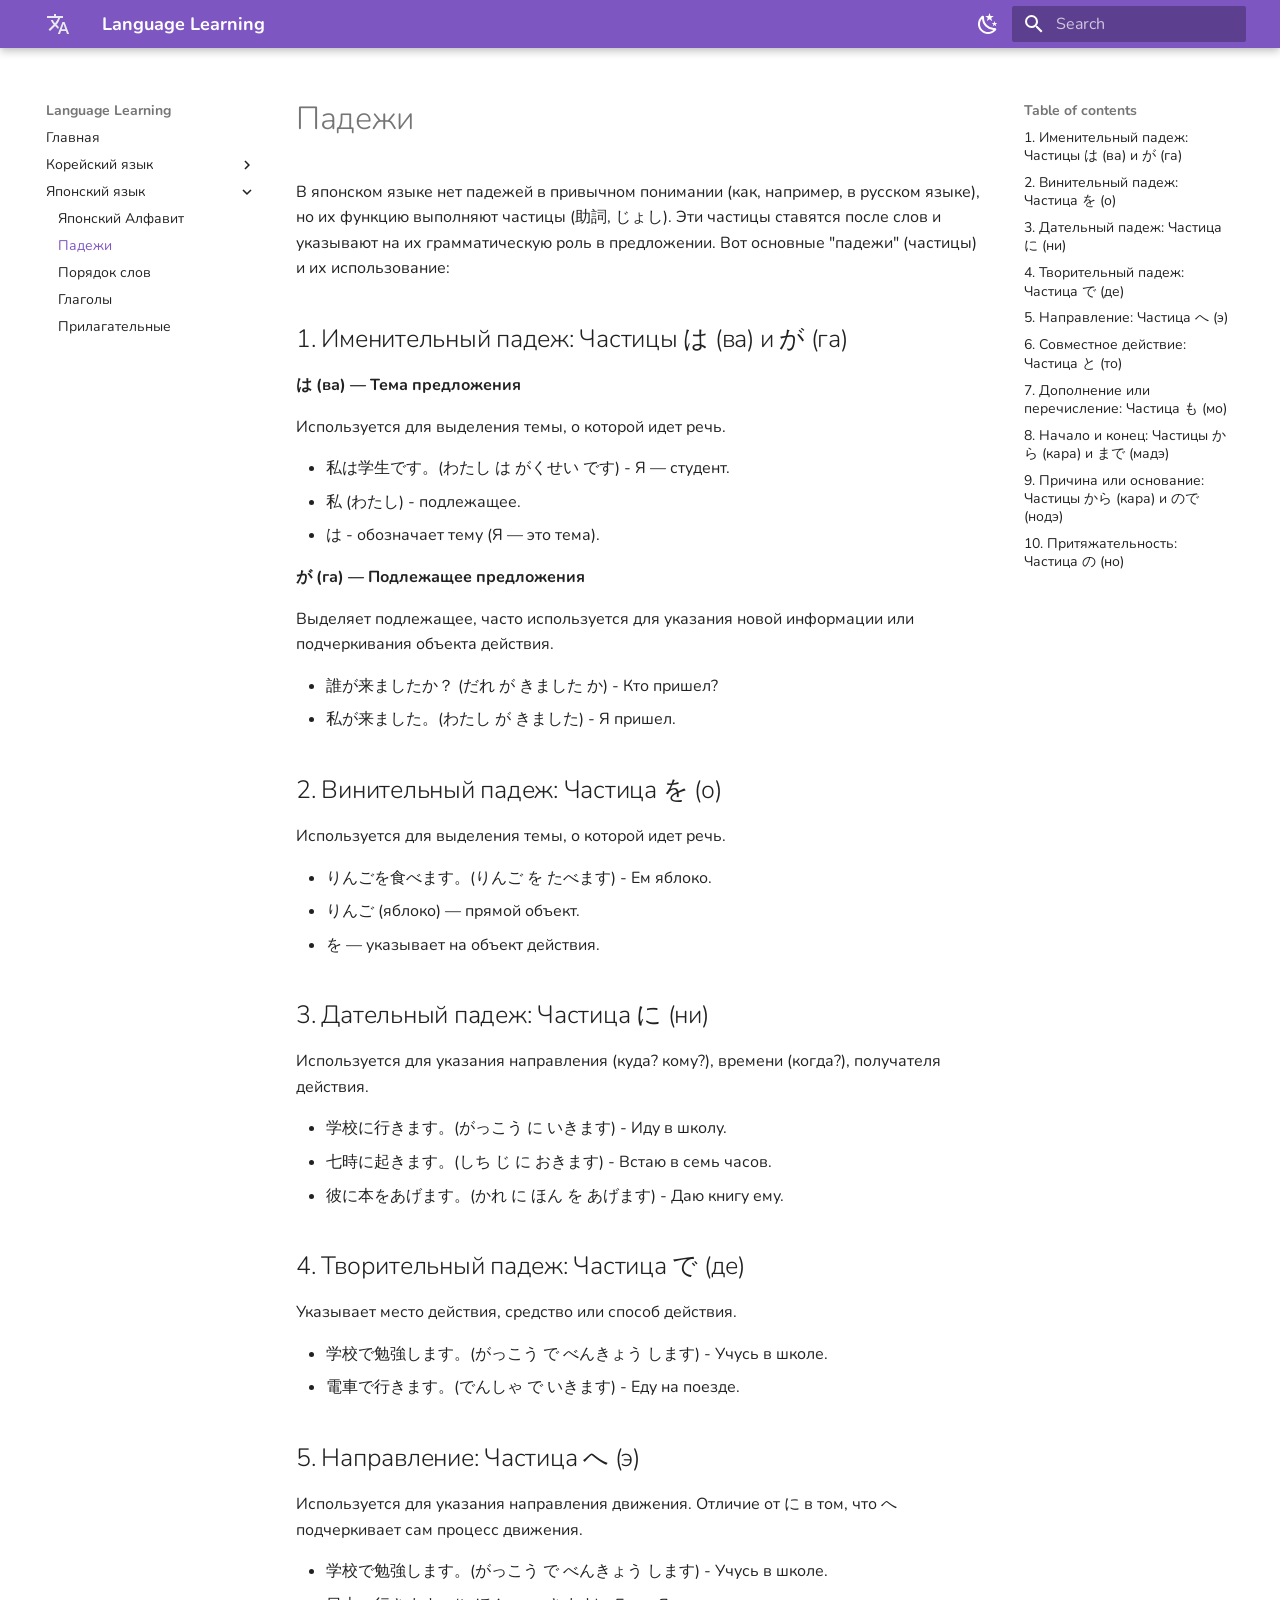
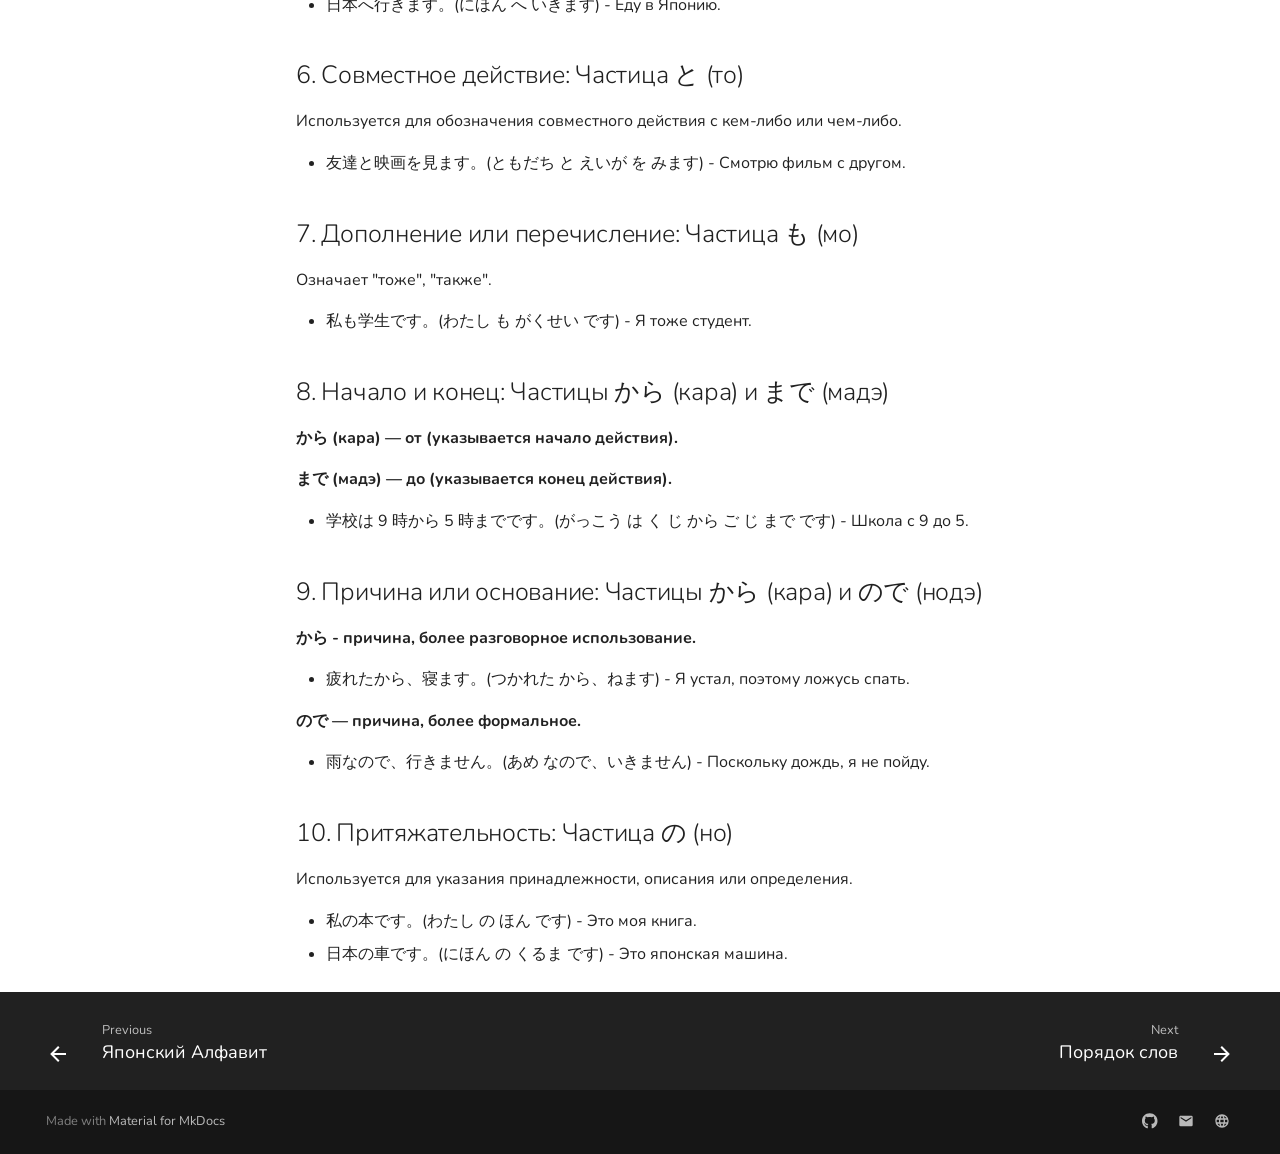
<file: japanese/cases/index.html>
<!doctype html>
<html lang="en" class="no-js">
  <head>
    
      <meta charset="utf-8">
      <meta name="viewport" content="width=device-width,initial-scale=1">
      
      
      
      
        <link rel="prev" href="../alphabet/">
      
      
        <link rel="next" href="../word_order/">
      
      
      <link rel="icon" href="../../assets/favicon.ico">
      <meta name="generator" content="mkdocs-1.6.1, mkdocs-material-9.6.3">
    
    
      
        <title>Падежи - Language Learning</title>
      
    
    
      <link rel="stylesheet" href="../../assets/stylesheets/main.d7758b05.min.css">
      
        
        <link rel="stylesheet" href="../../assets/stylesheets/palette.06af60db.min.css">
      
      


    
    
      
    
    
      
        
        
        <link rel="preconnect" href="https://fonts.gstatic.com" crossorigin>
        <link rel="stylesheet" href="https://fonts.googleapis.com/css?family=Nunito:300,300i,400,400i,700,700i%7CSpace+Mono:400,400i,700,700i&display=fallback">
        <style>:root{--md-text-font:"Nunito";--md-code-font:"Space Mono"}</style>
      
    
    
    <script>__md_scope=new URL("../..",location),__md_hash=e=>[...e].reduce(((e,_)=>(e<<5)-e+_.charCodeAt(0)),0),__md_get=(e,_=localStorage,t=__md_scope)=>JSON.parse(_.getItem(t.pathname+"."+e)),__md_set=(e,_,t=localStorage,a=__md_scope)=>{try{t.setItem(a.pathname+"."+e,JSON.stringify(_))}catch(e){}}</script>
    
      

    
    
    
  </head>
  
  
    
    
      
    
    
    
    
    <body dir="ltr" data-md-color-scheme="default" data-md-color-primary="deep-purple" data-md-color-accent="deep-purple">
  
    
    <input class="md-toggle" data-md-toggle="drawer" type="checkbox" id="__drawer" autocomplete="off">
    <input class="md-toggle" data-md-toggle="search" type="checkbox" id="__search" autocomplete="off">
    <label class="md-overlay" for="__drawer"></label>
    <div data-md-component="skip">
      
        
        <a href="#_1" class="md-skip">
          Skip to content
        </a>
      
    </div>
    <div data-md-component="announce">
      
    </div>
    
    
      

  

<header class="md-header md-header--shadow" data-md-component="header">
  <nav class="md-header__inner md-grid" aria-label="Header">
    <a href="../.." title="Language Learning" class="md-header__button md-logo" aria-label="Language Learning" data-md-component="logo">
      
  <img src="../../assets/lang.svg" alt="logo">

    </a>
    <label class="md-header__button md-icon" for="__drawer">
      
      <svg xmlns="http://www.w3.org/2000/svg" viewBox="0 0 24 24"><path d="M3 6h18v2H3zm0 5h18v2H3zm0 5h18v2H3z"/></svg>
    </label>
    <div class="md-header__title" data-md-component="header-title">
      <div class="md-header__ellipsis">
        <div class="md-header__topic">
          <span class="md-ellipsis">
            Language Learning
          </span>
        </div>
        <div class="md-header__topic" data-md-component="header-topic">
          <span class="md-ellipsis">
            
              Падежи
            
          </span>
        </div>
      </div>
    </div>
    
      
        <form class="md-header__option" data-md-component="palette">
  
    
    
    
    <input class="md-option" data-md-color-media="(prefers-color-scheme: light)" data-md-color-scheme="default" data-md-color-primary="deep-purple" data-md-color-accent="deep-purple"  aria-label="Switch to dark mode"  type="radio" name="__palette" id="__palette_0">
    
      <label class="md-header__button md-icon" title="Switch to dark mode" for="__palette_1" hidden>
        <svg xmlns="http://www.w3.org/2000/svg" viewBox="0 0 24 24"><path d="m17.75 4.09-2.53 1.94.91 3.06-2.63-1.81-2.63 1.81.91-3.06-2.53-1.94L12.44 4l1.06-3 1.06 3zm3.5 6.91-1.64 1.25.59 1.98-1.7-1.17-1.7 1.17.59-1.98L15.75 11l2.06-.05L18.5 9l.69 1.95zm-2.28 4.95c.83-.08 1.72 1.1 1.19 1.85-.32.45-.66.87-1.08 1.27C15.17 23 8.84 23 4.94 19.07c-3.91-3.9-3.91-10.24 0-14.14.4-.4.82-.76 1.27-1.08.75-.53 1.93.36 1.85 1.19-.27 2.86.69 5.83 2.89 8.02a9.96 9.96 0 0 0 8.02 2.89m-1.64 2.02a12.08 12.08 0 0 1-7.8-3.47c-2.17-2.19-3.33-5-3.49-7.82-2.81 3.14-2.7 7.96.31 10.98 3.02 3.01 7.84 3.12 10.98.31"/></svg>
      </label>
    
  
    
    
    
    <input class="md-option" data-md-color-media="(prefers-color-scheme: dark)" data-md-color-scheme="slate" data-md-color-primary="indigo" data-md-color-accent="indigo"  aria-label="Switch to light mode"  type="radio" name="__palette" id="__palette_1">
    
      <label class="md-header__button md-icon" title="Switch to light mode" for="__palette_0" hidden>
        <svg xmlns="http://www.w3.org/2000/svg" viewBox="0 0 24 24"><path d="M12 7a5 5 0 0 1 5 5 5 5 0 0 1-5 5 5 5 0 0 1-5-5 5 5 0 0 1 5-5m0 2a3 3 0 0 0-3 3 3 3 0 0 0 3 3 3 3 0 0 0 3-3 3 3 0 0 0-3-3m0-7 2.39 3.42C13.65 5.15 12.84 5 12 5s-1.65.15-2.39.42zM3.34 7l4.16-.35A7.2 7.2 0 0 0 5.94 8.5c-.44.74-.69 1.5-.83 2.29zm.02 10 1.76-3.77a7.131 7.131 0 0 0 2.38 4.14zM20.65 7l-1.77 3.79a7.02 7.02 0 0 0-2.38-4.15zm-.01 10-4.14.36c.59-.51 1.12-1.14 1.54-1.86.42-.73.69-1.5.83-2.29zM12 22l-2.41-3.44c.74.27 1.55.44 2.41.44.82 0 1.63-.17 2.37-.44z"/></svg>
      </label>
    
  
</form>
      
    
    
      <script>var palette=__md_get("__palette");if(palette&&palette.color){if("(prefers-color-scheme)"===palette.color.media){var media=matchMedia("(prefers-color-scheme: light)"),input=document.querySelector(media.matches?"[data-md-color-media='(prefers-color-scheme: light)']":"[data-md-color-media='(prefers-color-scheme: dark)']");palette.color.media=input.getAttribute("data-md-color-media"),palette.color.scheme=input.getAttribute("data-md-color-scheme"),palette.color.primary=input.getAttribute("data-md-color-primary"),palette.color.accent=input.getAttribute("data-md-color-accent")}for(var[key,value]of Object.entries(palette.color))document.body.setAttribute("data-md-color-"+key,value)}</script>
    
    
    
      <label class="md-header__button md-icon" for="__search">
        
        <svg xmlns="http://www.w3.org/2000/svg" viewBox="0 0 24 24"><path d="M9.5 3A6.5 6.5 0 0 1 16 9.5c0 1.61-.59 3.09-1.56 4.23l.27.27h.79l5 5-1.5 1.5-5-5v-.79l-.27-.27A6.52 6.52 0 0 1 9.5 16 6.5 6.5 0 0 1 3 9.5 6.5 6.5 0 0 1 9.5 3m0 2C7 5 5 7 5 9.5S7 14 9.5 14 14 12 14 9.5 12 5 9.5 5"/></svg>
      </label>
      <div class="md-search" data-md-component="search" role="dialog">
  <label class="md-search__overlay" for="__search"></label>
  <div class="md-search__inner" role="search">
    <form class="md-search__form" name="search">
      <input type="text" class="md-search__input" name="query" aria-label="Search" placeholder="Search" autocapitalize="off" autocorrect="off" autocomplete="off" spellcheck="false" data-md-component="search-query" required>
      <label class="md-search__icon md-icon" for="__search">
        
        <svg xmlns="http://www.w3.org/2000/svg" viewBox="0 0 24 24"><path d="M9.5 3A6.5 6.5 0 0 1 16 9.5c0 1.61-.59 3.09-1.56 4.23l.27.27h.79l5 5-1.5 1.5-5-5v-.79l-.27-.27A6.52 6.52 0 0 1 9.5 16 6.5 6.5 0 0 1 3 9.5 6.5 6.5 0 0 1 9.5 3m0 2C7 5 5 7 5 9.5S7 14 9.5 14 14 12 14 9.5 12 5 9.5 5"/></svg>
        
        <svg xmlns="http://www.w3.org/2000/svg" viewBox="0 0 24 24"><path d="M20 11v2H8l5.5 5.5-1.42 1.42L4.16 12l7.92-7.92L13.5 5.5 8 11z"/></svg>
      </label>
      <nav class="md-search__options" aria-label="Search">
        
        <button type="reset" class="md-search__icon md-icon" title="Clear" aria-label="Clear" tabindex="-1">
          
          <svg xmlns="http://www.w3.org/2000/svg" viewBox="0 0 24 24"><path d="M19 6.41 17.59 5 12 10.59 6.41 5 5 6.41 10.59 12 5 17.59 6.41 19 12 13.41 17.59 19 19 17.59 13.41 12z"/></svg>
        </button>
      </nav>
      
        <div class="md-search__suggest" data-md-component="search-suggest"></div>
      
    </form>
    <div class="md-search__output">
      <div class="md-search__scrollwrap" tabindex="0" data-md-scrollfix>
        <div class="md-search-result" data-md-component="search-result">
          <div class="md-search-result__meta">
            Initializing search
          </div>
          <ol class="md-search-result__list" role="presentation"></ol>
        </div>
      </div>
    </div>
  </div>
</div>
    
    
  </nav>
  
</header>
    
    <div class="md-container" data-md-component="container">
      
      
        
          
        
      
      <main class="md-main" data-md-component="main">
        <div class="md-main__inner md-grid">
          
            
              
              <div class="md-sidebar md-sidebar--primary" data-md-component="sidebar" data-md-type="navigation" >
                <div class="md-sidebar__scrollwrap">
                  <div class="md-sidebar__inner">
                    



<nav class="md-nav md-nav--primary" aria-label="Navigation" data-md-level="0">
  <label class="md-nav__title" for="__drawer">
    <a href="../.." title="Language Learning" class="md-nav__button md-logo" aria-label="Language Learning" data-md-component="logo">
      
  <img src="../../assets/lang.svg" alt="logo">

    </a>
    Language Learning
  </label>
  
  <ul class="md-nav__list" data-md-scrollfix>
    
      
      
  
  
  
  
    <li class="md-nav__item">
      <a href="../.." class="md-nav__link">
        
  
  <span class="md-ellipsis">
    Главная
    
  </span>
  

      </a>
    </li>
  

    
      
      
  
  
  
  
    
    
    
    
    <li class="md-nav__item md-nav__item--nested">
      
        
        
        <input class="md-nav__toggle md-toggle " type="checkbox" id="__nav_2" >
        
          
          <label class="md-nav__link" for="__nav_2" id="__nav_2_label" tabindex="0">
            
  
  <span class="md-ellipsis">
    Корейский язык
    
  </span>
  

            <span class="md-nav__icon md-icon"></span>
          </label>
        
        <nav class="md-nav" data-md-level="1" aria-labelledby="__nav_2_label" aria-expanded="false">
          <label class="md-nav__title" for="__nav_2">
            <span class="md-nav__icon md-icon"></span>
            Корейский язык
          </label>
          <ul class="md-nav__list" data-md-scrollfix>
            
              
                
  
  
  
  
    <li class="md-nav__item">
      <a href="../../korean/alphabet/" class="md-nav__link">
        
  
  <span class="md-ellipsis">
    Корейский Алфавит
    
  </span>
  

      </a>
    </li>
  

              
            
              
                
  
  
  
  
    <li class="md-nav__item">
      <a href="../../korean/cases/" class="md-nav__link">
        
  
  <span class="md-ellipsis">
    Падежи
    
  </span>
  

      </a>
    </li>
  

              
            
              
                
  
  
  
  
    <li class="md-nav__item">
      <a href="../../korean/word_order/" class="md-nav__link">
        
  
  <span class="md-ellipsis">
    Порядок слов
    
  </span>
  

      </a>
    </li>
  

              
            
              
                
  
  
  
  
    <li class="md-nav__item">
      <a href="../../korean/pronouns/" class="md-nav__link">
        
  
  <span class="md-ellipsis">
    Местоимения
    
  </span>
  

      </a>
    </li>
  

              
            
          </ul>
        </nav>
      
    </li>
  

    
      
      
  
  
    
  
  
  
    
    
    
    
    <li class="md-nav__item md-nav__item--active md-nav__item--nested">
      
        
        
        <input class="md-nav__toggle md-toggle " type="checkbox" id="__nav_3" checked>
        
          
          <label class="md-nav__link" for="__nav_3" id="__nav_3_label" tabindex="0">
            
  
  <span class="md-ellipsis">
    Японский язык
    
  </span>
  

            <span class="md-nav__icon md-icon"></span>
          </label>
        
        <nav class="md-nav" data-md-level="1" aria-labelledby="__nav_3_label" aria-expanded="true">
          <label class="md-nav__title" for="__nav_3">
            <span class="md-nav__icon md-icon"></span>
            Японский язык
          </label>
          <ul class="md-nav__list" data-md-scrollfix>
            
              
                
  
  
  
  
    <li class="md-nav__item">
      <a href="../alphabet/" class="md-nav__link">
        
  
  <span class="md-ellipsis">
    Японский Алфавит
    
  </span>
  

      </a>
    </li>
  

              
            
              
                
  
  
    
  
  
  
    <li class="md-nav__item md-nav__item--active">
      
      <input class="md-nav__toggle md-toggle" type="checkbox" id="__toc">
      
      
        
      
      
        <label class="md-nav__link md-nav__link--active" for="__toc">
          
  
  <span class="md-ellipsis">
    Падежи
    
  </span>
  

          <span class="md-nav__icon md-icon"></span>
        </label>
      
      <a href="./" class="md-nav__link md-nav__link--active">
        
  
  <span class="md-ellipsis">
    Падежи
    
  </span>
  

      </a>
      
        

<nav class="md-nav md-nav--secondary" aria-label="Table of contents">
  
  
  
    
  
  
    <label class="md-nav__title" for="__toc">
      <span class="md-nav__icon md-icon"></span>
      Table of contents
    </label>
    <ul class="md-nav__list" data-md-component="toc" data-md-scrollfix>
      
        <li class="md-nav__item">
  <a href="#1" class="md-nav__link">
    <span class="md-ellipsis">
      1. Именительный падеж: Частицы は (ва) и が (га)
    </span>
  </a>
  
</li>
      
        <li class="md-nav__item">
  <a href="#2" class="md-nav__link">
    <span class="md-ellipsis">
      2. Винительный падеж: Частица を (о)
    </span>
  </a>
  
</li>
      
        <li class="md-nav__item">
  <a href="#3" class="md-nav__link">
    <span class="md-ellipsis">
      3. Дательный падеж: Частица に (ни)
    </span>
  </a>
  
</li>
      
        <li class="md-nav__item">
  <a href="#4" class="md-nav__link">
    <span class="md-ellipsis">
      4. Творительный падеж: Частица で (де)
    </span>
  </a>
  
</li>
      
        <li class="md-nav__item">
  <a href="#5" class="md-nav__link">
    <span class="md-ellipsis">
      5. Направление: Частица へ (э)
    </span>
  </a>
  
</li>
      
        <li class="md-nav__item">
  <a href="#6" class="md-nav__link">
    <span class="md-ellipsis">
      6. Совместное действие: Частица と (то)
    </span>
  </a>
  
</li>
      
        <li class="md-nav__item">
  <a href="#7" class="md-nav__link">
    <span class="md-ellipsis">
      7. Дополнение или перечисление: Частица も (мо)
    </span>
  </a>
  
</li>
      
        <li class="md-nav__item">
  <a href="#8" class="md-nav__link">
    <span class="md-ellipsis">
      8. Начало и конец: Частицы から (кара) и まで (мадэ)
    </span>
  </a>
  
</li>
      
        <li class="md-nav__item">
  <a href="#9" class="md-nav__link">
    <span class="md-ellipsis">
      9. Причина или основание: Частицы から (кара) и ので (нодэ)
    </span>
  </a>
  
</li>
      
        <li class="md-nav__item">
  <a href="#10" class="md-nav__link">
    <span class="md-ellipsis">
      10. Притяжательность: Частица の (но)
    </span>
  </a>
  
</li>
      
    </ul>
  
</nav>
      
    </li>
  

              
            
              
                
  
  
  
  
    <li class="md-nav__item">
      <a href="../word_order/" class="md-nav__link">
        
  
  <span class="md-ellipsis">
    Порядок слов
    
  </span>
  

      </a>
    </li>
  

              
            
              
                
  
  
  
  
    <li class="md-nav__item">
      <a href="../verbs/" class="md-nav__link">
        
  
  <span class="md-ellipsis">
    Глаголы
    
  </span>
  

      </a>
    </li>
  

              
            
              
                
  
  
  
  
    <li class="md-nav__item">
      <a href="../adjectives/" class="md-nav__link">
        
  
  <span class="md-ellipsis">
    Прилагательные
    
  </span>
  

      </a>
    </li>
  

              
            
          </ul>
        </nav>
      
    </li>
  

    
  </ul>
</nav>
                  </div>
                </div>
              </div>
            
            
              
              <div class="md-sidebar md-sidebar--secondary" data-md-component="sidebar" data-md-type="toc" >
                <div class="md-sidebar__scrollwrap">
                  <div class="md-sidebar__inner">
                    

<nav class="md-nav md-nav--secondary" aria-label="Table of contents">
  
  
  
    
  
  
    <label class="md-nav__title" for="__toc">
      <span class="md-nav__icon md-icon"></span>
      Table of contents
    </label>
    <ul class="md-nav__list" data-md-component="toc" data-md-scrollfix>
      
        <li class="md-nav__item">
  <a href="#1" class="md-nav__link">
    <span class="md-ellipsis">
      1. Именительный падеж: Частицы は (ва) и が (га)
    </span>
  </a>
  
</li>
      
        <li class="md-nav__item">
  <a href="#2" class="md-nav__link">
    <span class="md-ellipsis">
      2. Винительный падеж: Частица を (о)
    </span>
  </a>
  
</li>
      
        <li class="md-nav__item">
  <a href="#3" class="md-nav__link">
    <span class="md-ellipsis">
      3. Дательный падеж: Частица に (ни)
    </span>
  </a>
  
</li>
      
        <li class="md-nav__item">
  <a href="#4" class="md-nav__link">
    <span class="md-ellipsis">
      4. Творительный падеж: Частица で (де)
    </span>
  </a>
  
</li>
      
        <li class="md-nav__item">
  <a href="#5" class="md-nav__link">
    <span class="md-ellipsis">
      5. Направление: Частица へ (э)
    </span>
  </a>
  
</li>
      
        <li class="md-nav__item">
  <a href="#6" class="md-nav__link">
    <span class="md-ellipsis">
      6. Совместное действие: Частица と (то)
    </span>
  </a>
  
</li>
      
        <li class="md-nav__item">
  <a href="#7" class="md-nav__link">
    <span class="md-ellipsis">
      7. Дополнение или перечисление: Частица も (мо)
    </span>
  </a>
  
</li>
      
        <li class="md-nav__item">
  <a href="#8" class="md-nav__link">
    <span class="md-ellipsis">
      8. Начало и конец: Частицы から (кара) и まで (мадэ)
    </span>
  </a>
  
</li>
      
        <li class="md-nav__item">
  <a href="#9" class="md-nav__link">
    <span class="md-ellipsis">
      9. Причина или основание: Частицы から (кара) и ので (нодэ)
    </span>
  </a>
  
</li>
      
        <li class="md-nav__item">
  <a href="#10" class="md-nav__link">
    <span class="md-ellipsis">
      10. Притяжательность: Частица の (но)
    </span>
  </a>
  
</li>
      
    </ul>
  
</nav>
                  </div>
                </div>
              </div>
            
          
          
            <div class="md-content" data-md-component="content">
              <article class="md-content__inner md-typeset">
                
                  



<h1 id="_1">Падежи</h1>
<p>В японском языке нет падежей в привычном понимании (как, например, в русском языке), но их функцию выполняют частицы (助詞, じょし). Эти частицы ставятся после слов и указывают на их грамматическую роль в предложении. Вот основные "падежи" (частицы) и их использование:</p>
<h2 id="1">1. Именительный падеж: Частицы は (ва) и が (га)</h2>
<p><strong>は (ва) — Тема предложения</strong></p>
<p>Используется для выделения темы, о которой идет речь.</p>
<ul>
<li>私は学生です。(わたし は がくせい です) - Я — студент.</li>
<li>私 (わたし) - подлежащее.</li>
<li>は - обозначает тему (Я — это тема).</li>
</ul>
<p><strong>が (га) — Подлежащее предложения</strong></p>
<p>Выделяет подлежащее, часто используется для указания новой информации или подчеркивания объекта действия.</p>
<ul>
<li>誰が来ましたか？ (だれ が きました か) - Кто пришел?</li>
<li>私が来ました。(わたし が きました) - Я пришел.</li>
</ul>
<h2 id="2">2. Винительный падеж: Частица を (о)</h2>
<p>Используется для выделения темы, о которой идет речь.</p>
<ul>
<li>りんごを食べます。(りんご を たべます) - Ем яблоко.</li>
<li>りんご (яблоко) — прямой объект.</li>
<li>を — указывает на объект действия.</li>
</ul>
<h2 id="3">3. Дательный падеж: Частица に (ни)</h2>
<p>Используется для указания направления (куда? кому?), времени (когда?), получателя действия.</p>
<ul>
<li>学校に行きます。(がっこう に いきます) - Иду в школу.</li>
<li>七時に起きます。(しち じ に おきます) - Встаю в семь часов.</li>
<li>彼に本をあげます。(かれ に ほん を あげます) - Даю книгу ему.</li>
</ul>
<h2 id="4">4. Творительный падеж: Частица で (де)</h2>
<p>Указывает место действия, средство или способ действия.</p>
<ul>
<li>学校で勉強します。(がっこう で べんきょう します) - Учусь в школе.</li>
<li>電車で行きます。(でんしゃ で いきます) - Еду на поезде.</li>
</ul>
<h2 id="5">5. Направление: Частица へ (э)</h2>
<p>Используется для указания направления движения. Отличие от に в том, что へ подчеркивает сам процесс движения.</p>
<ul>
<li>学校で勉強します。(がっこう で べんきょう します) - Учусь в школе.</li>
<li>日本へ行きます。(にほん へ いきます) - Еду в Японию.</li>
</ul>
<h2 id="6">6. Совместное действие: Частица と (то)</h2>
<p>Используется для обозначения совместного действия с кем-либо или чем-либо.</p>
<ul>
<li>友達と映画を見ます。(ともだち と えいが を みます) - Смотрю фильм с другом.</li>
</ul>
<h2 id="7">7. Дополнение или перечисление: Частица も (мо)</h2>
<p>Означает "тоже", "также".</p>
<ul>
<li>私も学生です。(わたし も がくせい です) - Я тоже студент.</li>
</ul>
<h2 id="8">8. Начало и конец: Частицы から (кара) и まで (мадэ)</h2>
<p><strong>から (кара) — от (указывается начало действия).</strong></p>
<p><strong>まで (мадэ) — до (указывается конец действия).</strong></p>
<ul>
<li>学校は 9 時から 5 時までです。(がっこう は く じ から ご じ まで です) - Школа с 9 до 5.</li>
</ul>
<h2 id="9">9. Причина или основание: Частицы から (кара) и ので (нодэ)</h2>
<p><strong>から - причина, более разговорное использование.</strong></p>
<ul>
<li>疲れたから、寝ます。(つかれた から、ねます) - Я устал, поэтому ложусь спать.</li>
</ul>
<p><strong>ので — причина, более формальное.</strong></p>
<ul>
<li>雨なので、行きません。(あめ なので、いきません) - Поскольку дождь, я не пойду.</li>
</ul>
<h2 id="10">10. Притяжательность: Частица の (но)</h2>
<p>Используется для указания принадлежности, описания или определения.</p>
<ul>
<li>私の本です。(わたし の ほん です) - Это моя книга.</li>
<li>日本の車です。(にほん の くるま です) - Это японская машина.</li>
</ul>












                
              </article>
            </div>
          
          
<script>var target=document.getElementById(location.hash.slice(1));target&&target.name&&(target.checked=target.name.startsWith("__tabbed_"))</script>
        </div>
        
      </main>
      
        <footer class="md-footer">
  
    
      
      <nav class="md-footer__inner md-grid" aria-label="Footer" >
        
          
          <a href="../alphabet/" class="md-footer__link md-footer__link--prev" aria-label="Previous: Японский Алфавит">
            <div class="md-footer__button md-icon">
              
              <svg xmlns="http://www.w3.org/2000/svg" viewBox="0 0 24 24"><path d="M20 11v2H8l5.5 5.5-1.42 1.42L4.16 12l7.92-7.92L13.5 5.5 8 11z"/></svg>
            </div>
            <div class="md-footer__title">
              <span class="md-footer__direction">
                Previous
              </span>
              <div class="md-ellipsis">
                Японский Алфавит
              </div>
            </div>
          </a>
        
        
          
          <a href="../word_order/" class="md-footer__link md-footer__link--next" aria-label="Next: Порядок слов">
            <div class="md-footer__title">
              <span class="md-footer__direction">
                Next
              </span>
              <div class="md-ellipsis">
                Порядок слов
              </div>
            </div>
            <div class="md-footer__button md-icon">
              
              <svg xmlns="http://www.w3.org/2000/svg" viewBox="0 0 24 24"><path d="M4 11v2h12l-5.5 5.5 1.42 1.42L19.84 12l-7.92-7.92L10.5 5.5 16 11z"/></svg>
            </div>
          </a>
        
      </nav>
    
  
  <div class="md-footer-meta md-typeset">
    <div class="md-footer-meta__inner md-grid">
      <div class="md-copyright">
  
  
    Made with
    <a href="https://squidfunk.github.io/mkdocs-material/" target="_blank" rel="noopener">
      Material for MkDocs
    </a>
  
</div>
      
        <div class="md-social">
  
    
    
    
    
      
      
    
    <a href="https://github.com/likeauser9" target="_blank" rel="noopener" title="github.com" class="md-social__link">
      <svg xmlns="http://www.w3.org/2000/svg" viewBox="0 0 496 512"><!--! Font Awesome Free 6.7.2 by @fontawesome - https://fontawesome.com License - https://fontawesome.com/license/free (Icons: CC BY 4.0, Fonts: SIL OFL 1.1, Code: MIT License) Copyright 2024 Fonticons, Inc.--><path d="M165.9 397.4c0 2-2.3 3.6-5.2 3.6-3.3.3-5.6-1.3-5.6-3.6 0-2 2.3-3.6 5.2-3.6 3-.3 5.6 1.3 5.6 3.6m-31.1-4.5c-.7 2 1.3 4.3 4.3 4.9 2.6 1 5.6 0 6.2-2s-1.3-4.3-4.3-5.2c-2.6-.7-5.5.3-6.2 2.3m44.2-1.7c-2.9.7-4.9 2.6-4.6 4.9.3 2 2.9 3.3 5.9 2.6 2.9-.7 4.9-2.6 4.6-4.6-.3-1.9-3-3.2-5.9-2.9M244.8 8C106.1 8 0 113.3 0 252c0 110.9 69.8 205.8 169.5 239.2 12.8 2.3 17.3-5.6 17.3-12.1 0-6.2-.3-40.4-.3-61.4 0 0-70 15-84.7-29.8 0 0-11.4-29.1-27.8-36.6 0 0-22.9-15.7 1.6-15.4 0 0 24.9 2 38.6 25.8 21.9 38.6 58.6 27.5 72.9 20.9 2.3-16 8.8-27.1 16-33.7-55.9-6.2-112.3-14.3-112.3-110.5 0-27.5 7.6-41.3 23.6-58.9-2.6-6.5-11.1-33.3 2.6-67.9 20.9-6.5 69 27 69 27 20-5.6 41.5-8.5 62.8-8.5s42.8 2.9 62.8 8.5c0 0 48.1-33.6 69-27 13.7 34.7 5.2 61.4 2.6 67.9 16 17.7 25.8 31.5 25.8 58.9 0 96.5-58.9 104.2-114.8 110.5 9.2 7.9 17 22.9 17 46.4 0 33.7-.3 75.4-.3 83.6 0 6.5 4.6 14.4 17.3 12.1C428.2 457.8 496 362.9 496 252 496 113.3 383.5 8 244.8 8M97.2 352.9c-1.3 1-1 3.3.7 5.2 1.6 1.6 3.9 2.3 5.2 1 1.3-1 1-3.3-.7-5.2-1.6-1.6-3.9-2.3-5.2-1m-10.8-8.1c-.7 1.3.3 2.9 2.3 3.9 1.6 1 3.6.7 4.3-.7.7-1.3-.3-2.9-2.3-3.9-2-.6-3.6-.3-4.3.7m32.4 35.6c-1.6 1.3-1 4.3 1.3 6.2 2.3 2.3 5.2 2.6 6.5 1 1.3-1.3.7-4.3-1.3-6.2-2.2-2.3-5.2-2.6-6.5-1m-11.4-14.7c-1.6 1-1.6 3.6 0 5.9s4.3 3.3 5.6 2.3c1.6-1.3 1.6-3.9 0-6.2-1.4-2.3-4-3.3-5.6-2"/></svg>
    </a>
  
    
    
    
    
    <a href="mailto:frdwoz5@gmail.com" target="_blank" rel="noopener" title="" class="md-social__link">
      <svg xmlns="http://www.w3.org/2000/svg" viewBox="0 0 24 24"><path d="m20 8-8 5-8-5V6l8 5 8-5m0-2H4c-1.11 0-2 .89-2 2v12a2 2 0 0 0 2 2h16a2 2 0 0 0 2-2V6a2 2 0 0 0-2-2"/></svg>
    </a>
  
    
    
    
    
      
      
    
    <a href="https://yourwebsite.com" target="_blank" rel="noopener" title="yourwebsite.com" class="md-social__link">
      <svg xmlns="http://www.w3.org/2000/svg" viewBox="0 0 24 24"><path d="M16.36 14c.08-.66.14-1.32.14-2s-.06-1.34-.14-2h3.38c.16.64.26 1.31.26 2s-.1 1.36-.26 2m-5.15 5.56c.6-1.11 1.06-2.31 1.38-3.56h2.95a8.03 8.03 0 0 1-4.33 3.56M14.34 14H9.66c-.1-.66-.16-1.32-.16-2s.06-1.35.16-2h4.68c.09.65.16 1.32.16 2s-.07 1.34-.16 2M12 19.96c-.83-1.2-1.5-2.53-1.91-3.96h3.82c-.41 1.43-1.08 2.76-1.91 3.96M8 8H5.08A7.92 7.92 0 0 1 9.4 4.44C8.8 5.55 8.35 6.75 8 8m-2.92 8H8c.35 1.25.8 2.45 1.4 3.56A8 8 0 0 1 5.08 16m-.82-2C4.1 13.36 4 12.69 4 12s.1-1.36.26-2h3.38c-.08.66-.14 1.32-.14 2s.06 1.34.14 2M12 4.03c.83 1.2 1.5 2.54 1.91 3.97h-3.82c.41-1.43 1.08-2.77 1.91-3.97M18.92 8h-2.95a15.7 15.7 0 0 0-1.38-3.56c1.84.63 3.37 1.9 4.33 3.56M12 2C6.47 2 2 6.5 2 12a10 10 0 0 0 10 10 10 10 0 0 0 10-10A10 10 0 0 0 12 2"/></svg>
    </a>
  
</div>
      
    </div>
  </div>
</footer>
      
    </div>
    <div class="md-dialog" data-md-component="dialog">
      <div class="md-dialog__inner md-typeset"></div>
    </div>
    
    
    <script id="__config" type="application/json">{"base": "../..", "features": ["navigation.footer", "navigation.instant", "search.suggest", "search.highlighting"], "search": "../../assets/javascripts/workers/search.f8cc74c7.min.js", "translations": {"clipboard.copied": "Copied to clipboard", "clipboard.copy": "Copy to clipboard", "search.result.more.one": "1 more on this page", "search.result.more.other": "# more on this page", "search.result.none": "No matching documents", "search.result.one": "1 matching document", "search.result.other": "# matching documents", "search.result.placeholder": "Type to start searching", "search.result.term.missing": "Missing", "select.version": "Select version"}}</script>
    
    
      <script src="../../assets/javascripts/bundle.f1b6f286.min.js"></script>
      
    
  </body>
</html>
</file>
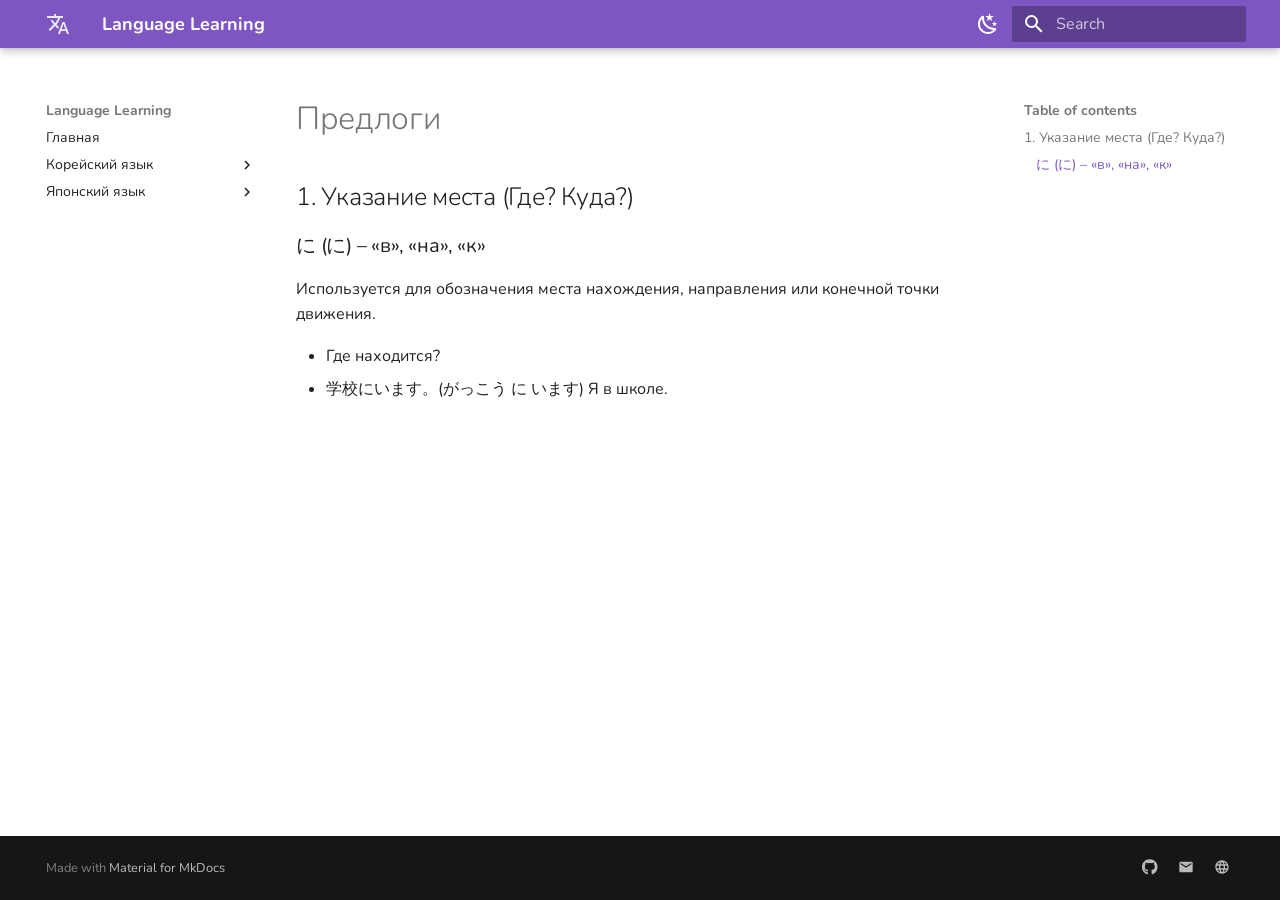
<file: japanese/prepositions/index.html>
<!doctype html>
<html lang="en" class="no-js">
  <head>
    
      <meta charset="utf-8">
      <meta name="viewport" content="width=device-width,initial-scale=1">
      
      
      
      
      
      
      <link rel="icon" href="../../assets/favicon.ico">
      <meta name="generator" content="mkdocs-1.6.1, mkdocs-material-9.6.3">
    
    
      
        <title>Предлоги - Language Learning</title>
      
    
    
      <link rel="stylesheet" href="../../assets/stylesheets/main.d7758b05.min.css">
      
        
        <link rel="stylesheet" href="../../assets/stylesheets/palette.06af60db.min.css">
      
      


    
    
      
    
    
      
        
        
        <link rel="preconnect" href="https://fonts.gstatic.com" crossorigin>
        <link rel="stylesheet" href="https://fonts.googleapis.com/css?family=Nunito:300,300i,400,400i,700,700i%7CSpace+Mono:400,400i,700,700i&display=fallback">
        <style>:root{--md-text-font:"Nunito";--md-code-font:"Space Mono"}</style>
      
    
    
    <script>__md_scope=new URL("../..",location),__md_hash=e=>[...e].reduce(((e,_)=>(e<<5)-e+_.charCodeAt(0)),0),__md_get=(e,_=localStorage,t=__md_scope)=>JSON.parse(_.getItem(t.pathname+"."+e)),__md_set=(e,_,t=localStorage,a=__md_scope)=>{try{t.setItem(a.pathname+"."+e,JSON.stringify(_))}catch(e){}}</script>
    
      

    
    
    
  </head>
  
  
    
    
      
    
    
    
    
    <body dir="ltr" data-md-color-scheme="default" data-md-color-primary="deep-purple" data-md-color-accent="deep-purple">
  
    
    <input class="md-toggle" data-md-toggle="drawer" type="checkbox" id="__drawer" autocomplete="off">
    <input class="md-toggle" data-md-toggle="search" type="checkbox" id="__search" autocomplete="off">
    <label class="md-overlay" for="__drawer"></label>
    <div data-md-component="skip">
      
        
        <a href="#_1" class="md-skip">
          Skip to content
        </a>
      
    </div>
    <div data-md-component="announce">
      
    </div>
    
    
      

  

<header class="md-header md-header--shadow" data-md-component="header">
  <nav class="md-header__inner md-grid" aria-label="Header">
    <a href="../.." title="Language Learning" class="md-header__button md-logo" aria-label="Language Learning" data-md-component="logo">
      
  <img src="../../assets/lang.svg" alt="logo">

    </a>
    <label class="md-header__button md-icon" for="__drawer">
      
      <svg xmlns="http://www.w3.org/2000/svg" viewBox="0 0 24 24"><path d="M3 6h18v2H3zm0 5h18v2H3zm0 5h18v2H3z"/></svg>
    </label>
    <div class="md-header__title" data-md-component="header-title">
      <div class="md-header__ellipsis">
        <div class="md-header__topic">
          <span class="md-ellipsis">
            Language Learning
          </span>
        </div>
        <div class="md-header__topic" data-md-component="header-topic">
          <span class="md-ellipsis">
            
              Предлоги
            
          </span>
        </div>
      </div>
    </div>
    
      
        <form class="md-header__option" data-md-component="palette">
  
    
    
    
    <input class="md-option" data-md-color-media="(prefers-color-scheme: light)" data-md-color-scheme="default" data-md-color-primary="deep-purple" data-md-color-accent="deep-purple"  aria-label="Switch to dark mode"  type="radio" name="__palette" id="__palette_0">
    
      <label class="md-header__button md-icon" title="Switch to dark mode" for="__palette_1" hidden>
        <svg xmlns="http://www.w3.org/2000/svg" viewBox="0 0 24 24"><path d="m17.75 4.09-2.53 1.94.91 3.06-2.63-1.81-2.63 1.81.91-3.06-2.53-1.94L12.44 4l1.06-3 1.06 3zm3.5 6.91-1.64 1.25.59 1.98-1.7-1.17-1.7 1.17.59-1.98L15.75 11l2.06-.05L18.5 9l.69 1.95zm-2.28 4.95c.83-.08 1.72 1.1 1.19 1.85-.32.45-.66.87-1.08 1.27C15.17 23 8.84 23 4.94 19.07c-3.91-3.9-3.91-10.24 0-14.14.4-.4.82-.76 1.27-1.08.75-.53 1.93.36 1.85 1.19-.27 2.86.69 5.83 2.89 8.02a9.96 9.96 0 0 0 8.02 2.89m-1.64 2.02a12.08 12.08 0 0 1-7.8-3.47c-2.17-2.19-3.33-5-3.49-7.82-2.81 3.14-2.7 7.96.31 10.98 3.02 3.01 7.84 3.12 10.98.31"/></svg>
      </label>
    
  
    
    
    
    <input class="md-option" data-md-color-media="(prefers-color-scheme: dark)" data-md-color-scheme="slate" data-md-color-primary="indigo" data-md-color-accent="indigo"  aria-label="Switch to light mode"  type="radio" name="__palette" id="__palette_1">
    
      <label class="md-header__button md-icon" title="Switch to light mode" for="__palette_0" hidden>
        <svg xmlns="http://www.w3.org/2000/svg" viewBox="0 0 24 24"><path d="M12 7a5 5 0 0 1 5 5 5 5 0 0 1-5 5 5 5 0 0 1-5-5 5 5 0 0 1 5-5m0 2a3 3 0 0 0-3 3 3 3 0 0 0 3 3 3 3 0 0 0 3-3 3 3 0 0 0-3-3m0-7 2.39 3.42C13.65 5.15 12.84 5 12 5s-1.65.15-2.39.42zM3.34 7l4.16-.35A7.2 7.2 0 0 0 5.94 8.5c-.44.74-.69 1.5-.83 2.29zm.02 10 1.76-3.77a7.131 7.131 0 0 0 2.38 4.14zM20.65 7l-1.77 3.79a7.02 7.02 0 0 0-2.38-4.15zm-.01 10-4.14.36c.59-.51 1.12-1.14 1.54-1.86.42-.73.69-1.5.83-2.29zM12 22l-2.41-3.44c.74.27 1.55.44 2.41.44.82 0 1.63-.17 2.37-.44z"/></svg>
      </label>
    
  
</form>
      
    
    
      <script>var palette=__md_get("__palette");if(palette&&palette.color){if("(prefers-color-scheme)"===palette.color.media){var media=matchMedia("(prefers-color-scheme: light)"),input=document.querySelector(media.matches?"[data-md-color-media='(prefers-color-scheme: light)']":"[data-md-color-media='(prefers-color-scheme: dark)']");palette.color.media=input.getAttribute("data-md-color-media"),palette.color.scheme=input.getAttribute("data-md-color-scheme"),palette.color.primary=input.getAttribute("data-md-color-primary"),palette.color.accent=input.getAttribute("data-md-color-accent")}for(var[key,value]of Object.entries(palette.color))document.body.setAttribute("data-md-color-"+key,value)}</script>
    
    
    
      <label class="md-header__button md-icon" for="__search">
        
        <svg xmlns="http://www.w3.org/2000/svg" viewBox="0 0 24 24"><path d="M9.5 3A6.5 6.5 0 0 1 16 9.5c0 1.61-.59 3.09-1.56 4.23l.27.27h.79l5 5-1.5 1.5-5-5v-.79l-.27-.27A6.52 6.52 0 0 1 9.5 16 6.5 6.5 0 0 1 3 9.5 6.5 6.5 0 0 1 9.5 3m0 2C7 5 5 7 5 9.5S7 14 9.5 14 14 12 14 9.5 12 5 9.5 5"/></svg>
      </label>
      <div class="md-search" data-md-component="search" role="dialog">
  <label class="md-search__overlay" for="__search"></label>
  <div class="md-search__inner" role="search">
    <form class="md-search__form" name="search">
      <input type="text" class="md-search__input" name="query" aria-label="Search" placeholder="Search" autocapitalize="off" autocorrect="off" autocomplete="off" spellcheck="false" data-md-component="search-query" required>
      <label class="md-search__icon md-icon" for="__search">
        
        <svg xmlns="http://www.w3.org/2000/svg" viewBox="0 0 24 24"><path d="M9.5 3A6.5 6.5 0 0 1 16 9.5c0 1.61-.59 3.09-1.56 4.23l.27.27h.79l5 5-1.5 1.5-5-5v-.79l-.27-.27A6.52 6.52 0 0 1 9.5 16 6.5 6.5 0 0 1 3 9.5 6.5 6.5 0 0 1 9.5 3m0 2C7 5 5 7 5 9.5S7 14 9.5 14 14 12 14 9.5 12 5 9.5 5"/></svg>
        
        <svg xmlns="http://www.w3.org/2000/svg" viewBox="0 0 24 24"><path d="M20 11v2H8l5.5 5.5-1.42 1.42L4.16 12l7.92-7.92L13.5 5.5 8 11z"/></svg>
      </label>
      <nav class="md-search__options" aria-label="Search">
        
        <button type="reset" class="md-search__icon md-icon" title="Clear" aria-label="Clear" tabindex="-1">
          
          <svg xmlns="http://www.w3.org/2000/svg" viewBox="0 0 24 24"><path d="M19 6.41 17.59 5 12 10.59 6.41 5 5 6.41 10.59 12 5 17.59 6.41 19 12 13.41 17.59 19 19 17.59 13.41 12z"/></svg>
        </button>
      </nav>
      
        <div class="md-search__suggest" data-md-component="search-suggest"></div>
      
    </form>
    <div class="md-search__output">
      <div class="md-search__scrollwrap" tabindex="0" data-md-scrollfix>
        <div class="md-search-result" data-md-component="search-result">
          <div class="md-search-result__meta">
            Initializing search
          </div>
          <ol class="md-search-result__list" role="presentation"></ol>
        </div>
      </div>
    </div>
  </div>
</div>
    
    
  </nav>
  
</header>
    
    <div class="md-container" data-md-component="container">
      
      
        
          
        
      
      <main class="md-main" data-md-component="main">
        <div class="md-main__inner md-grid">
          
            
              
              <div class="md-sidebar md-sidebar--primary" data-md-component="sidebar" data-md-type="navigation" >
                <div class="md-sidebar__scrollwrap">
                  <div class="md-sidebar__inner">
                    



<nav class="md-nav md-nav--primary" aria-label="Navigation" data-md-level="0">
  <label class="md-nav__title" for="__drawer">
    <a href="../.." title="Language Learning" class="md-nav__button md-logo" aria-label="Language Learning" data-md-component="logo">
      
  <img src="../../assets/lang.svg" alt="logo">

    </a>
    Language Learning
  </label>
  
  <ul class="md-nav__list" data-md-scrollfix>
    
      
      
  
  
  
  
    <li class="md-nav__item">
      <a href="../.." class="md-nav__link">
        
  
  <span class="md-ellipsis">
    Главная
    
  </span>
  

      </a>
    </li>
  

    
      
      
  
  
  
  
    
    
    
    
    <li class="md-nav__item md-nav__item--nested">
      
        
        
        <input class="md-nav__toggle md-toggle " type="checkbox" id="__nav_2" >
        
          
          <label class="md-nav__link" for="__nav_2" id="__nav_2_label" tabindex="0">
            
  
  <span class="md-ellipsis">
    Корейский язык
    
  </span>
  

            <span class="md-nav__icon md-icon"></span>
          </label>
        
        <nav class="md-nav" data-md-level="1" aria-labelledby="__nav_2_label" aria-expanded="false">
          <label class="md-nav__title" for="__nav_2">
            <span class="md-nav__icon md-icon"></span>
            Корейский язык
          </label>
          <ul class="md-nav__list" data-md-scrollfix>
            
              
                
  
  
  
  
    <li class="md-nav__item">
      <a href="../../korean/alphabet/" class="md-nav__link">
        
  
  <span class="md-ellipsis">
    Корейский Алфавит
    
  </span>
  

      </a>
    </li>
  

              
            
              
                
  
  
  
  
    <li class="md-nav__item">
      <a href="../../korean/cases/" class="md-nav__link">
        
  
  <span class="md-ellipsis">
    Падежи
    
  </span>
  

      </a>
    </li>
  

              
            
              
                
  
  
  
  
    <li class="md-nav__item">
      <a href="../../korean/word_order/" class="md-nav__link">
        
  
  <span class="md-ellipsis">
    Порядок слов
    
  </span>
  

      </a>
    </li>
  

              
            
              
                
  
  
  
  
    <li class="md-nav__item">
      <a href="../../korean/pronouns/" class="md-nav__link">
        
  
  <span class="md-ellipsis">
    Местоимения
    
  </span>
  

      </a>
    </li>
  

              
            
          </ul>
        </nav>
      
    </li>
  

    
      
      
  
  
  
  
    
    
    
    
    <li class="md-nav__item md-nav__item--nested">
      
        
        
        <input class="md-nav__toggle md-toggle " type="checkbox" id="__nav_3" >
        
          
          <label class="md-nav__link" for="__nav_3" id="__nav_3_label" tabindex="0">
            
  
  <span class="md-ellipsis">
    Японский язык
    
  </span>
  

            <span class="md-nav__icon md-icon"></span>
          </label>
        
        <nav class="md-nav" data-md-level="1" aria-labelledby="__nav_3_label" aria-expanded="false">
          <label class="md-nav__title" for="__nav_3">
            <span class="md-nav__icon md-icon"></span>
            Японский язык
          </label>
          <ul class="md-nav__list" data-md-scrollfix>
            
              
                
  
  
  
  
    <li class="md-nav__item">
      <a href="../alphabet/" class="md-nav__link">
        
  
  <span class="md-ellipsis">
    Японский Алфавит
    
  </span>
  

      </a>
    </li>
  

              
            
              
                
  
  
  
  
    <li class="md-nav__item">
      <a href="../cases/" class="md-nav__link">
        
  
  <span class="md-ellipsis">
    Падежи
    
  </span>
  

      </a>
    </li>
  

              
            
              
                
  
  
  
  
    <li class="md-nav__item">
      <a href="../word_order/" class="md-nav__link">
        
  
  <span class="md-ellipsis">
    Порядок слов
    
  </span>
  

      </a>
    </li>
  

              
            
              
                
  
  
  
  
    <li class="md-nav__item">
      <a href="../verbs/" class="md-nav__link">
        
  
  <span class="md-ellipsis">
    Глаголы
    
  </span>
  

      </a>
    </li>
  

              
            
              
                
  
  
  
  
    <li class="md-nav__item">
      <a href="../adjectives/" class="md-nav__link">
        
  
  <span class="md-ellipsis">
    Прилагательные
    
  </span>
  

      </a>
    </li>
  

              
            
          </ul>
        </nav>
      
    </li>
  

    
  </ul>
</nav>
                  </div>
                </div>
              </div>
            
            
              
              <div class="md-sidebar md-sidebar--secondary" data-md-component="sidebar" data-md-type="toc" >
                <div class="md-sidebar__scrollwrap">
                  <div class="md-sidebar__inner">
                    

<nav class="md-nav md-nav--secondary" aria-label="Table of contents">
  
  
  
    
  
  
    <label class="md-nav__title" for="__toc">
      <span class="md-nav__icon md-icon"></span>
      Table of contents
    </label>
    <ul class="md-nav__list" data-md-component="toc" data-md-scrollfix>
      
        <li class="md-nav__item">
  <a href="#1" class="md-nav__link">
    <span class="md-ellipsis">
      1. Указание места (Где? Куда?)
    </span>
  </a>
  
    <nav class="md-nav" aria-label="1. Указание места (Где? Куда?)">
      <ul class="md-nav__list">
        
          <li class="md-nav__item">
  <a href="#_2" class="md-nav__link">
    <span class="md-ellipsis">
      に (に) – «в», «на», «к»
    </span>
  </a>
  
</li>
        
      </ul>
    </nav>
  
</li>
      
    </ul>
  
</nav>
                  </div>
                </div>
              </div>
            
          
          
            <div class="md-content" data-md-component="content">
              <article class="md-content__inner md-typeset">
                
                  



<h1 id="_1">Предлоги</h1>
<h2 id="1">1. Указание места (Где? Куда?)</h2>
<h3 id="_2">に (に) – «в», «на», «к»</h3>
<p>Используется для обозначения места нахождения, направления или конечной точки движения.</p>
<ul>
<li>Где находится?</li>
<li>学校にいます。(がっこう に います) Я в школе.</li>
</ul>












                
              </article>
            </div>
          
          
<script>var target=document.getElementById(location.hash.slice(1));target&&target.name&&(target.checked=target.name.startsWith("__tabbed_"))</script>
        </div>
        
      </main>
      
        <footer class="md-footer">
  
    
  
  <div class="md-footer-meta md-typeset">
    <div class="md-footer-meta__inner md-grid">
      <div class="md-copyright">
  
  
    Made with
    <a href="https://squidfunk.github.io/mkdocs-material/" target="_blank" rel="noopener">
      Material for MkDocs
    </a>
  
</div>
      
        <div class="md-social">
  
    
    
    
    
      
      
    
    <a href="https://github.com/likeauser9" target="_blank" rel="noopener" title="github.com" class="md-social__link">
      <svg xmlns="http://www.w3.org/2000/svg" viewBox="0 0 496 512"><!--! Font Awesome Free 6.7.2 by @fontawesome - https://fontawesome.com License - https://fontawesome.com/license/free (Icons: CC BY 4.0, Fonts: SIL OFL 1.1, Code: MIT License) Copyright 2024 Fonticons, Inc.--><path d="M165.9 397.4c0 2-2.3 3.6-5.2 3.6-3.3.3-5.6-1.3-5.6-3.6 0-2 2.3-3.6 5.2-3.6 3-.3 5.6 1.3 5.6 3.6m-31.1-4.5c-.7 2 1.3 4.3 4.3 4.9 2.6 1 5.6 0 6.2-2s-1.3-4.3-4.3-5.2c-2.6-.7-5.5.3-6.2 2.3m44.2-1.7c-2.9.7-4.9 2.6-4.6 4.9.3 2 2.9 3.3 5.9 2.6 2.9-.7 4.9-2.6 4.6-4.6-.3-1.9-3-3.2-5.9-2.9M244.8 8C106.1 8 0 113.3 0 252c0 110.9 69.8 205.8 169.5 239.2 12.8 2.3 17.3-5.6 17.3-12.1 0-6.2-.3-40.4-.3-61.4 0 0-70 15-84.7-29.8 0 0-11.4-29.1-27.8-36.6 0 0-22.9-15.7 1.6-15.4 0 0 24.9 2 38.6 25.8 21.9 38.6 58.6 27.5 72.9 20.9 2.3-16 8.8-27.1 16-33.7-55.9-6.2-112.3-14.3-112.3-110.5 0-27.5 7.6-41.3 23.6-58.9-2.6-6.5-11.1-33.3 2.6-67.9 20.9-6.5 69 27 69 27 20-5.6 41.5-8.5 62.8-8.5s42.8 2.9 62.8 8.5c0 0 48.1-33.6 69-27 13.7 34.7 5.2 61.4 2.6 67.9 16 17.7 25.8 31.5 25.8 58.9 0 96.5-58.9 104.2-114.8 110.5 9.2 7.9 17 22.9 17 46.4 0 33.7-.3 75.4-.3 83.6 0 6.5 4.6 14.4 17.3 12.1C428.2 457.8 496 362.9 496 252 496 113.3 383.5 8 244.8 8M97.2 352.9c-1.3 1-1 3.3.7 5.2 1.6 1.6 3.9 2.3 5.2 1 1.3-1 1-3.3-.7-5.2-1.6-1.6-3.9-2.3-5.2-1m-10.8-8.1c-.7 1.3.3 2.9 2.3 3.9 1.6 1 3.6.7 4.3-.7.7-1.3-.3-2.9-2.3-3.9-2-.6-3.6-.3-4.3.7m32.4 35.6c-1.6 1.3-1 4.3 1.3 6.2 2.3 2.3 5.2 2.6 6.5 1 1.3-1.3.7-4.3-1.3-6.2-2.2-2.3-5.2-2.6-6.5-1m-11.4-14.7c-1.6 1-1.6 3.6 0 5.9s4.3 3.3 5.6 2.3c1.6-1.3 1.6-3.9 0-6.2-1.4-2.3-4-3.3-5.6-2"/></svg>
    </a>
  
    
    
    
    
    <a href="mailto:frdwoz5@gmail.com" target="_blank" rel="noopener" title="" class="md-social__link">
      <svg xmlns="http://www.w3.org/2000/svg" viewBox="0 0 24 24"><path d="m20 8-8 5-8-5V6l8 5 8-5m0-2H4c-1.11 0-2 .89-2 2v12a2 2 0 0 0 2 2h16a2 2 0 0 0 2-2V6a2 2 0 0 0-2-2"/></svg>
    </a>
  
    
    
    
    
      
      
    
    <a href="https://yourwebsite.com" target="_blank" rel="noopener" title="yourwebsite.com" class="md-social__link">
      <svg xmlns="http://www.w3.org/2000/svg" viewBox="0 0 24 24"><path d="M16.36 14c.08-.66.14-1.32.14-2s-.06-1.34-.14-2h3.38c.16.64.26 1.31.26 2s-.1 1.36-.26 2m-5.15 5.56c.6-1.11 1.06-2.31 1.38-3.56h2.95a8.03 8.03 0 0 1-4.33 3.56M14.34 14H9.66c-.1-.66-.16-1.32-.16-2s.06-1.35.16-2h4.68c.09.65.16 1.32.16 2s-.07 1.34-.16 2M12 19.96c-.83-1.2-1.5-2.53-1.91-3.96h3.82c-.41 1.43-1.08 2.76-1.91 3.96M8 8H5.08A7.92 7.92 0 0 1 9.4 4.44C8.8 5.55 8.35 6.75 8 8m-2.92 8H8c.35 1.25.8 2.45 1.4 3.56A8 8 0 0 1 5.08 16m-.82-2C4.1 13.36 4 12.69 4 12s.1-1.36.26-2h3.38c-.08.66-.14 1.32-.14 2s.06 1.34.14 2M12 4.03c.83 1.2 1.5 2.54 1.91 3.97h-3.82c.41-1.43 1.08-2.77 1.91-3.97M18.92 8h-2.95a15.7 15.7 0 0 0-1.38-3.56c1.84.63 3.37 1.9 4.33 3.56M12 2C6.47 2 2 6.5 2 12a10 10 0 0 0 10 10 10 10 0 0 0 10-10A10 10 0 0 0 12 2"/></svg>
    </a>
  
</div>
      
    </div>
  </div>
</footer>
      
    </div>
    <div class="md-dialog" data-md-component="dialog">
      <div class="md-dialog__inner md-typeset"></div>
    </div>
    
    
    <script id="__config" type="application/json">{"base": "../..", "features": ["navigation.footer", "navigation.instant", "search.suggest", "search.highlighting"], "search": "../../assets/javascripts/workers/search.f8cc74c7.min.js", "translations": {"clipboard.copied": "Copied to clipboard", "clipboard.copy": "Copy to clipboard", "search.result.more.one": "1 more on this page", "search.result.more.other": "# more on this page", "search.result.none": "No matching documents", "search.result.one": "1 matching document", "search.result.other": "# matching documents", "search.result.placeholder": "Type to start searching", "search.result.term.missing": "Missing", "select.version": "Select version"}}</script>
    
    
      <script src="../../assets/javascripts/bundle.f1b6f286.min.js"></script>
      
    
  </body>
</html>
</file>
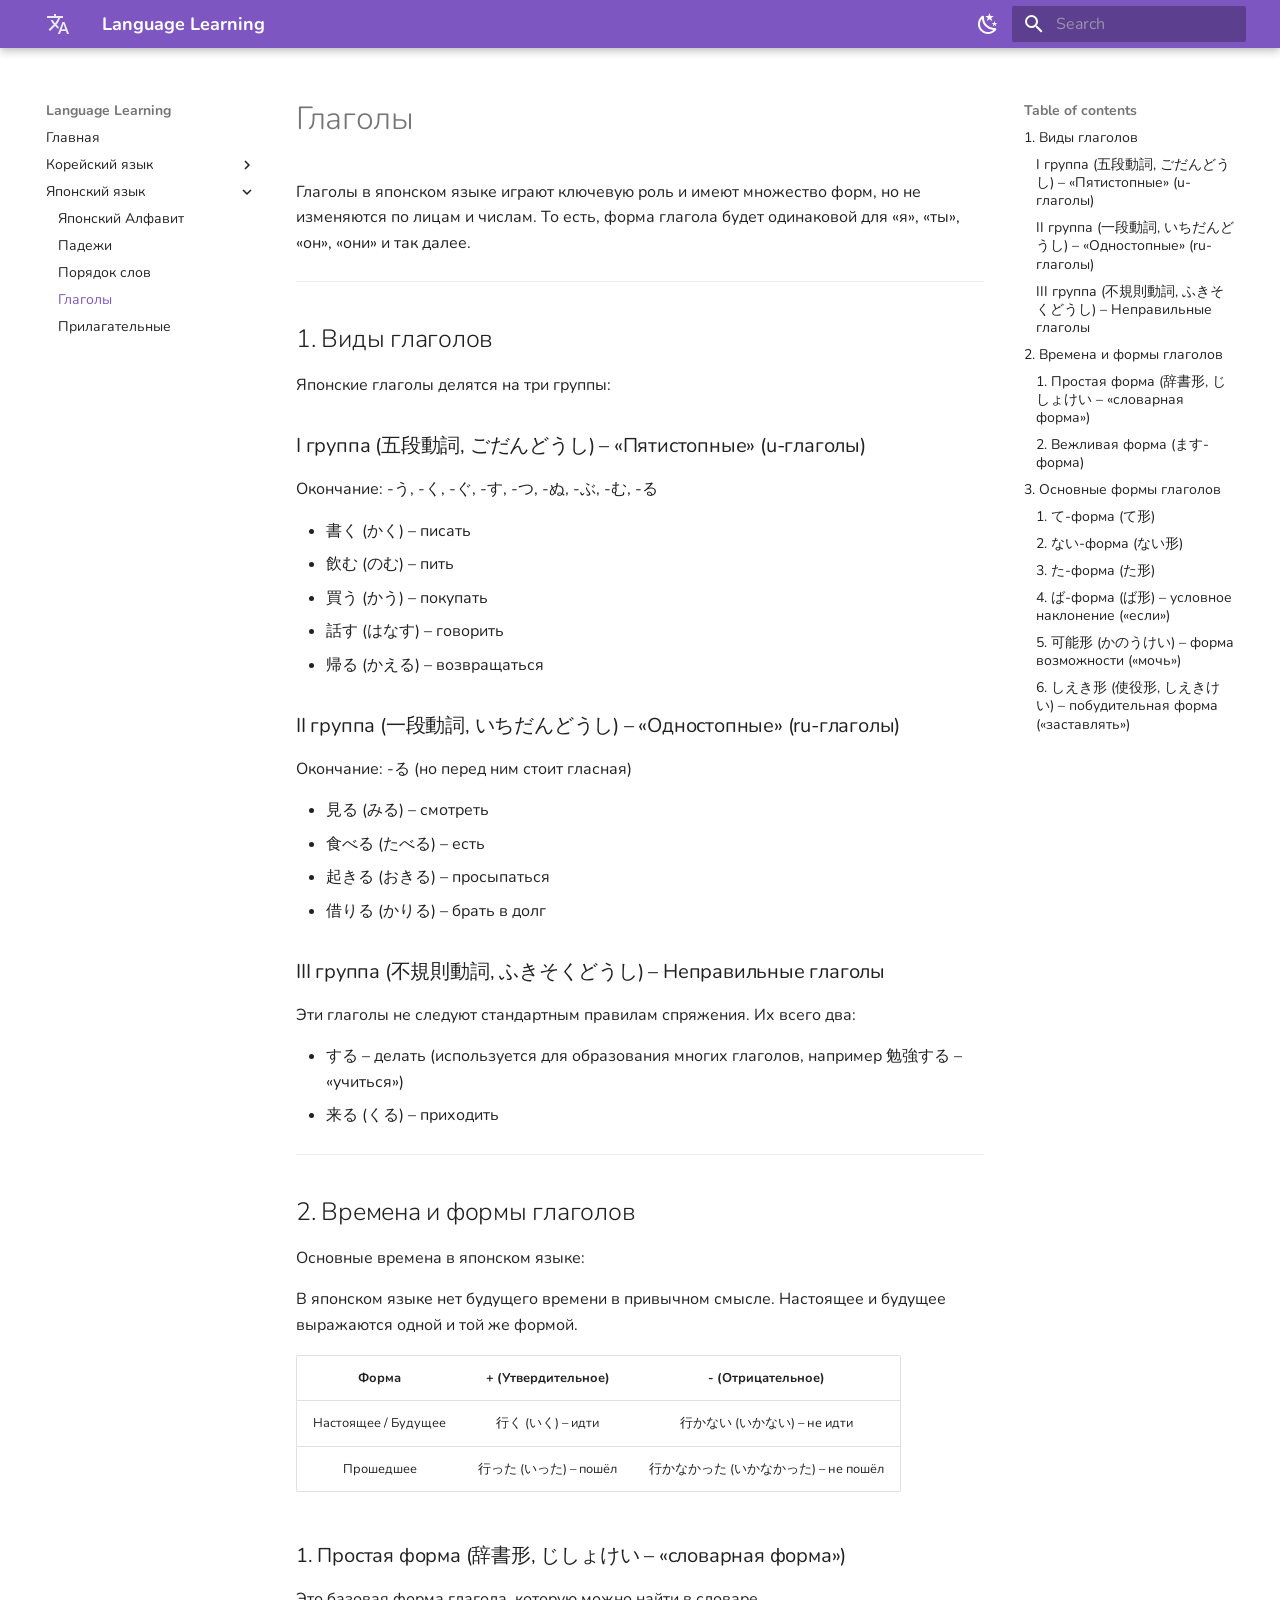
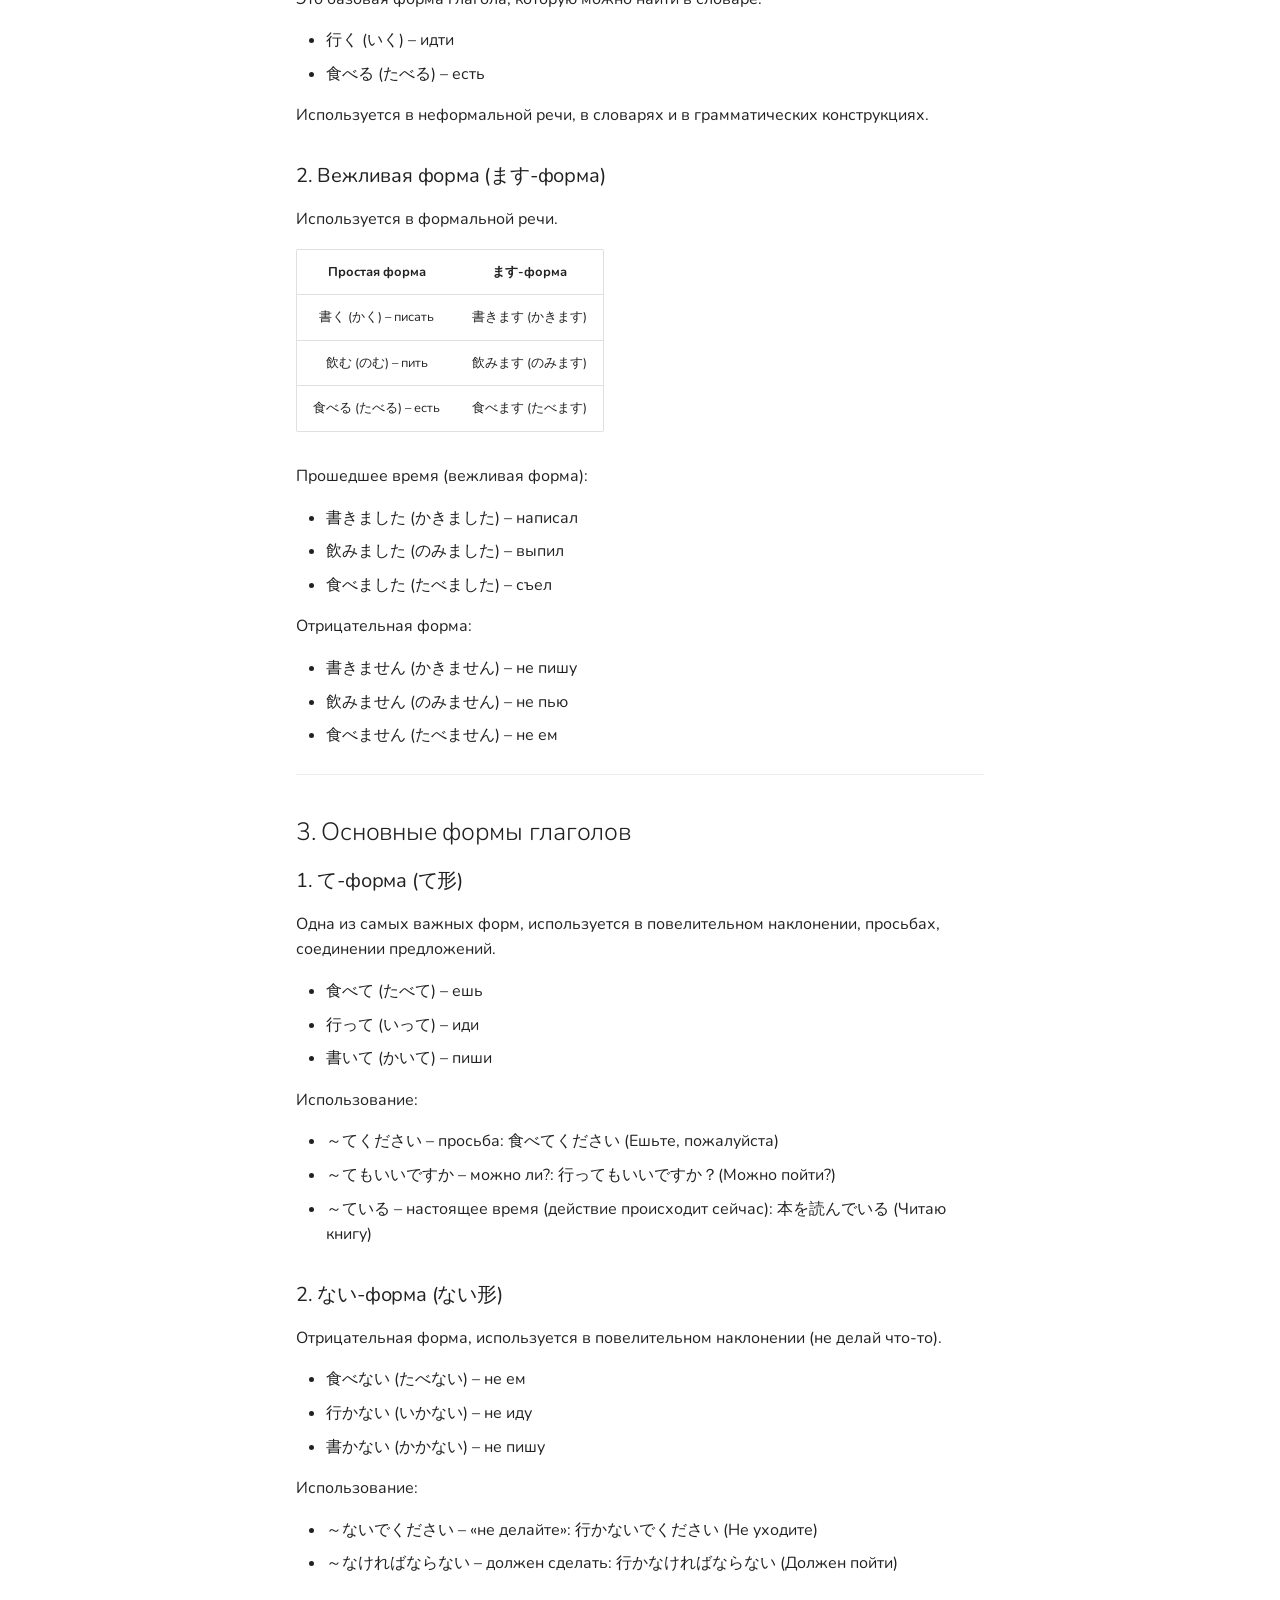
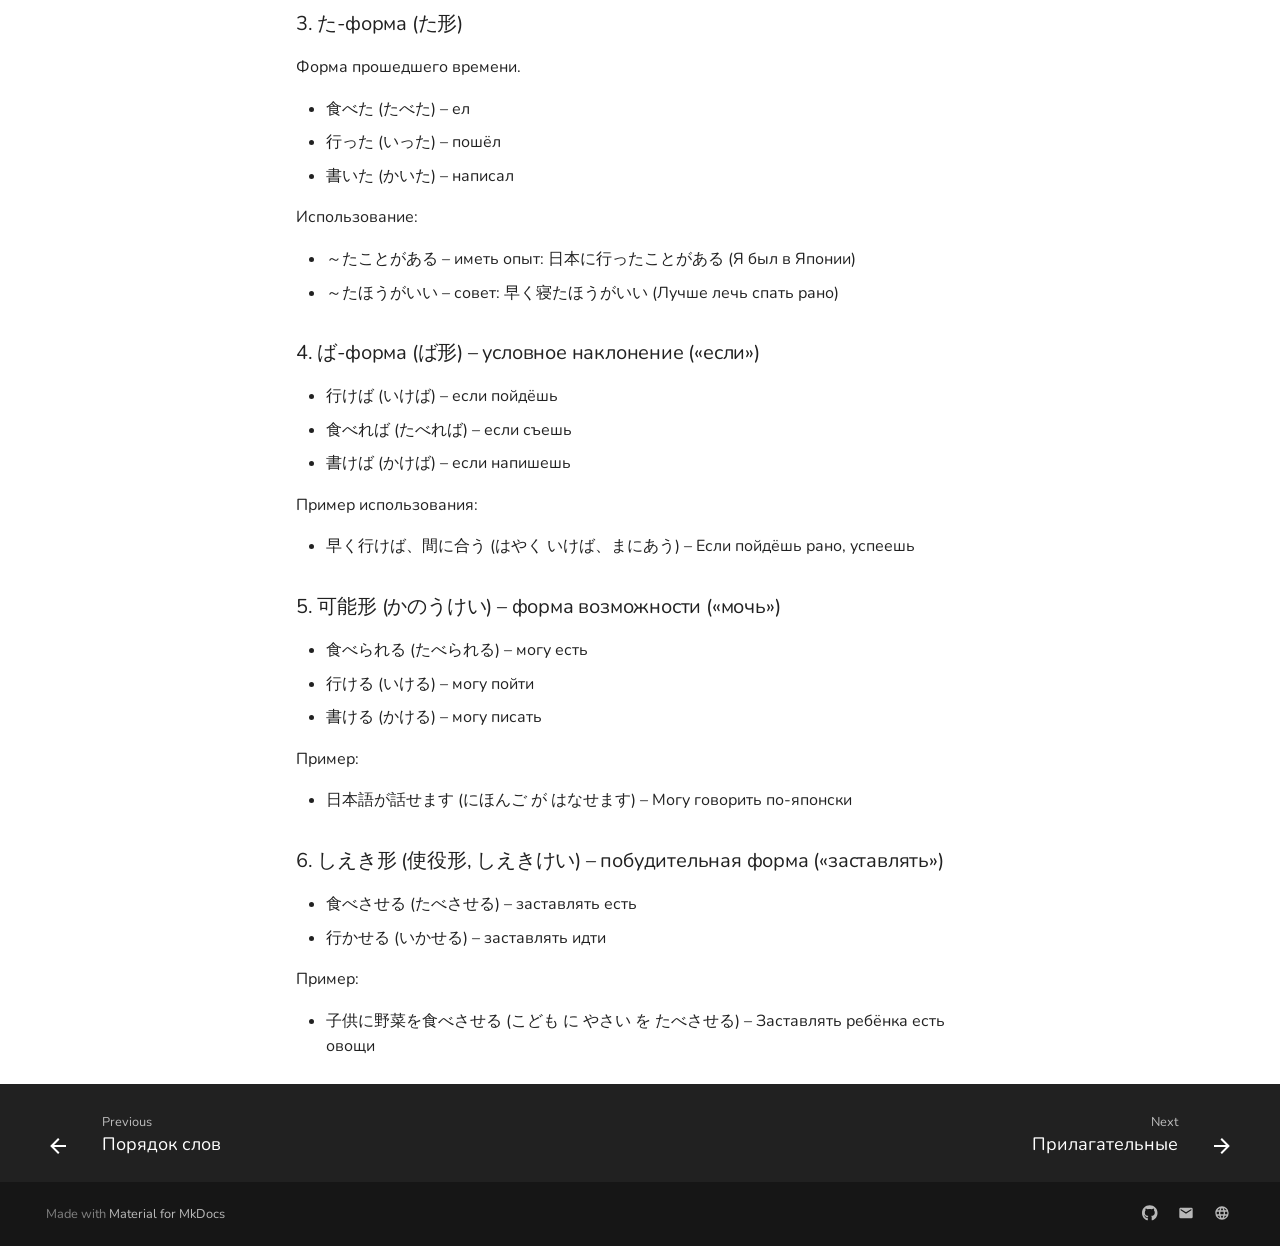
<file: japanese/verbs/index.html>
<!doctype html>
<html lang="en" class="no-js">
  <head>
    
      <meta charset="utf-8">
      <meta name="viewport" content="width=device-width,initial-scale=1">
      
      
      
      
        <link rel="prev" href="../word_order/">
      
      
        <link rel="next" href="../adjectives/">
      
      
      <link rel="icon" href="../../assets/favicon.ico">
      <meta name="generator" content="mkdocs-1.6.1, mkdocs-material-9.6.3">
    
    
      
        <title>Глаголы - Language Learning</title>
      
    
    
      <link rel="stylesheet" href="../../assets/stylesheets/main.d7758b05.min.css">
      
        
        <link rel="stylesheet" href="../../assets/stylesheets/palette.06af60db.min.css">
      
      


    
    
      
    
    
      
        
        
        <link rel="preconnect" href="https://fonts.gstatic.com" crossorigin>
        <link rel="stylesheet" href="https://fonts.googleapis.com/css?family=Nunito:300,300i,400,400i,700,700i%7CSpace+Mono:400,400i,700,700i&display=fallback">
        <style>:root{--md-text-font:"Nunito";--md-code-font:"Space Mono"}</style>
      
    
    
    <script>__md_scope=new URL("../..",location),__md_hash=e=>[...e].reduce(((e,_)=>(e<<5)-e+_.charCodeAt(0)),0),__md_get=(e,_=localStorage,t=__md_scope)=>JSON.parse(_.getItem(t.pathname+"."+e)),__md_set=(e,_,t=localStorage,a=__md_scope)=>{try{t.setItem(a.pathname+"."+e,JSON.stringify(_))}catch(e){}}</script>
    
      

    
    
    
  </head>
  
  
    
    
      
    
    
    
    
    <body dir="ltr" data-md-color-scheme="default" data-md-color-primary="deep-purple" data-md-color-accent="deep-purple">
  
    
    <input class="md-toggle" data-md-toggle="drawer" type="checkbox" id="__drawer" autocomplete="off">
    <input class="md-toggle" data-md-toggle="search" type="checkbox" id="__search" autocomplete="off">
    <label class="md-overlay" for="__drawer"></label>
    <div data-md-component="skip">
      
        
        <a href="#_1" class="md-skip">
          Skip to content
        </a>
      
    </div>
    <div data-md-component="announce">
      
    </div>
    
    
      

  

<header class="md-header md-header--shadow" data-md-component="header">
  <nav class="md-header__inner md-grid" aria-label="Header">
    <a href="../.." title="Language Learning" class="md-header__button md-logo" aria-label="Language Learning" data-md-component="logo">
      
  <img src="../../assets/lang.svg" alt="logo">

    </a>
    <label class="md-header__button md-icon" for="__drawer">
      
      <svg xmlns="http://www.w3.org/2000/svg" viewBox="0 0 24 24"><path d="M3 6h18v2H3zm0 5h18v2H3zm0 5h18v2H3z"/></svg>
    </label>
    <div class="md-header__title" data-md-component="header-title">
      <div class="md-header__ellipsis">
        <div class="md-header__topic">
          <span class="md-ellipsis">
            Language Learning
          </span>
        </div>
        <div class="md-header__topic" data-md-component="header-topic">
          <span class="md-ellipsis">
            
              Глаголы
            
          </span>
        </div>
      </div>
    </div>
    
      
        <form class="md-header__option" data-md-component="palette">
  
    
    
    
    <input class="md-option" data-md-color-media="(prefers-color-scheme: light)" data-md-color-scheme="default" data-md-color-primary="deep-purple" data-md-color-accent="deep-purple"  aria-label="Switch to dark mode"  type="radio" name="__palette" id="__palette_0">
    
      <label class="md-header__button md-icon" title="Switch to dark mode" for="__palette_1" hidden>
        <svg xmlns="http://www.w3.org/2000/svg" viewBox="0 0 24 24"><path d="m17.75 4.09-2.53 1.94.91 3.06-2.63-1.81-2.63 1.81.91-3.06-2.53-1.94L12.44 4l1.06-3 1.06 3zm3.5 6.91-1.64 1.25.59 1.98-1.7-1.17-1.7 1.17.59-1.98L15.75 11l2.06-.05L18.5 9l.69 1.95zm-2.28 4.95c.83-.08 1.72 1.1 1.19 1.85-.32.45-.66.87-1.08 1.27C15.17 23 8.84 23 4.94 19.07c-3.91-3.9-3.91-10.24 0-14.14.4-.4.82-.76 1.27-1.08.75-.53 1.93.36 1.85 1.19-.27 2.86.69 5.83 2.89 8.02a9.96 9.96 0 0 0 8.02 2.89m-1.64 2.02a12.08 12.08 0 0 1-7.8-3.47c-2.17-2.19-3.33-5-3.49-7.82-2.81 3.14-2.7 7.96.31 10.98 3.02 3.01 7.84 3.12 10.98.31"/></svg>
      </label>
    
  
    
    
    
    <input class="md-option" data-md-color-media="(prefers-color-scheme: dark)" data-md-color-scheme="slate" data-md-color-primary="indigo" data-md-color-accent="indigo"  aria-label="Switch to light mode"  type="radio" name="__palette" id="__palette_1">
    
      <label class="md-header__button md-icon" title="Switch to light mode" for="__palette_0" hidden>
        <svg xmlns="http://www.w3.org/2000/svg" viewBox="0 0 24 24"><path d="M12 7a5 5 0 0 1 5 5 5 5 0 0 1-5 5 5 5 0 0 1-5-5 5 5 0 0 1 5-5m0 2a3 3 0 0 0-3 3 3 3 0 0 0 3 3 3 3 0 0 0 3-3 3 3 0 0 0-3-3m0-7 2.39 3.42C13.65 5.15 12.84 5 12 5s-1.65.15-2.39.42zM3.34 7l4.16-.35A7.2 7.2 0 0 0 5.94 8.5c-.44.74-.69 1.5-.83 2.29zm.02 10 1.76-3.77a7.131 7.131 0 0 0 2.38 4.14zM20.65 7l-1.77 3.79a7.02 7.02 0 0 0-2.38-4.15zm-.01 10-4.14.36c.59-.51 1.12-1.14 1.54-1.86.42-.73.69-1.5.83-2.29zM12 22l-2.41-3.44c.74.27 1.55.44 2.41.44.82 0 1.63-.17 2.37-.44z"/></svg>
      </label>
    
  
</form>
      
    
    
      <script>var palette=__md_get("__palette");if(palette&&palette.color){if("(prefers-color-scheme)"===palette.color.media){var media=matchMedia("(prefers-color-scheme: light)"),input=document.querySelector(media.matches?"[data-md-color-media='(prefers-color-scheme: light)']":"[data-md-color-media='(prefers-color-scheme: dark)']");palette.color.media=input.getAttribute("data-md-color-media"),palette.color.scheme=input.getAttribute("data-md-color-scheme"),palette.color.primary=input.getAttribute("data-md-color-primary"),palette.color.accent=input.getAttribute("data-md-color-accent")}for(var[key,value]of Object.entries(palette.color))document.body.setAttribute("data-md-color-"+key,value)}</script>
    
    
    
      <label class="md-header__button md-icon" for="__search">
        
        <svg xmlns="http://www.w3.org/2000/svg" viewBox="0 0 24 24"><path d="M9.5 3A6.5 6.5 0 0 1 16 9.5c0 1.61-.59 3.09-1.56 4.23l.27.27h.79l5 5-1.5 1.5-5-5v-.79l-.27-.27A6.52 6.52 0 0 1 9.5 16 6.5 6.5 0 0 1 3 9.5 6.5 6.5 0 0 1 9.5 3m0 2C7 5 5 7 5 9.5S7 14 9.5 14 14 12 14 9.5 12 5 9.5 5"/></svg>
      </label>
      <div class="md-search" data-md-component="search" role="dialog">
  <label class="md-search__overlay" for="__search"></label>
  <div class="md-search__inner" role="search">
    <form class="md-search__form" name="search">
      <input type="text" class="md-search__input" name="query" aria-label="Search" placeholder="Search" autocapitalize="off" autocorrect="off" autocomplete="off" spellcheck="false" data-md-component="search-query" required>
      <label class="md-search__icon md-icon" for="__search">
        
        <svg xmlns="http://www.w3.org/2000/svg" viewBox="0 0 24 24"><path d="M9.5 3A6.5 6.5 0 0 1 16 9.5c0 1.61-.59 3.09-1.56 4.23l.27.27h.79l5 5-1.5 1.5-5-5v-.79l-.27-.27A6.52 6.52 0 0 1 9.5 16 6.5 6.5 0 0 1 3 9.5 6.5 6.5 0 0 1 9.5 3m0 2C7 5 5 7 5 9.5S7 14 9.5 14 14 12 14 9.5 12 5 9.5 5"/></svg>
        
        <svg xmlns="http://www.w3.org/2000/svg" viewBox="0 0 24 24"><path d="M20 11v2H8l5.5 5.5-1.42 1.42L4.16 12l7.92-7.92L13.5 5.5 8 11z"/></svg>
      </label>
      <nav class="md-search__options" aria-label="Search">
        
        <button type="reset" class="md-search__icon md-icon" title="Clear" aria-label="Clear" tabindex="-1">
          
          <svg xmlns="http://www.w3.org/2000/svg" viewBox="0 0 24 24"><path d="M19 6.41 17.59 5 12 10.59 6.41 5 5 6.41 10.59 12 5 17.59 6.41 19 12 13.41 17.59 19 19 17.59 13.41 12z"/></svg>
        </button>
      </nav>
      
        <div class="md-search__suggest" data-md-component="search-suggest"></div>
      
    </form>
    <div class="md-search__output">
      <div class="md-search__scrollwrap" tabindex="0" data-md-scrollfix>
        <div class="md-search-result" data-md-component="search-result">
          <div class="md-search-result__meta">
            Initializing search
          </div>
          <ol class="md-search-result__list" role="presentation"></ol>
        </div>
      </div>
    </div>
  </div>
</div>
    
    
  </nav>
  
</header>
    
    <div class="md-container" data-md-component="container">
      
      
        
          
        
      
      <main class="md-main" data-md-component="main">
        <div class="md-main__inner md-grid">
          
            
              
              <div class="md-sidebar md-sidebar--primary" data-md-component="sidebar" data-md-type="navigation" >
                <div class="md-sidebar__scrollwrap">
                  <div class="md-sidebar__inner">
                    



<nav class="md-nav md-nav--primary" aria-label="Navigation" data-md-level="0">
  <label class="md-nav__title" for="__drawer">
    <a href="../.." title="Language Learning" class="md-nav__button md-logo" aria-label="Language Learning" data-md-component="logo">
      
  <img src="../../assets/lang.svg" alt="logo">

    </a>
    Language Learning
  </label>
  
  <ul class="md-nav__list" data-md-scrollfix>
    
      
      
  
  
  
  
    <li class="md-nav__item">
      <a href="../.." class="md-nav__link">
        
  
  <span class="md-ellipsis">
    Главная
    
  </span>
  

      </a>
    </li>
  

    
      
      
  
  
  
  
    
    
    
    
    <li class="md-nav__item md-nav__item--nested">
      
        
        
        <input class="md-nav__toggle md-toggle " type="checkbox" id="__nav_2" >
        
          
          <label class="md-nav__link" for="__nav_2" id="__nav_2_label" tabindex="0">
            
  
  <span class="md-ellipsis">
    Корейский язык
    
  </span>
  

            <span class="md-nav__icon md-icon"></span>
          </label>
        
        <nav class="md-nav" data-md-level="1" aria-labelledby="__nav_2_label" aria-expanded="false">
          <label class="md-nav__title" for="__nav_2">
            <span class="md-nav__icon md-icon"></span>
            Корейский язык
          </label>
          <ul class="md-nav__list" data-md-scrollfix>
            
              
                
  
  
  
  
    <li class="md-nav__item">
      <a href="../../korean/alphabet/" class="md-nav__link">
        
  
  <span class="md-ellipsis">
    Корейский Алфавит
    
  </span>
  

      </a>
    </li>
  

              
            
              
                
  
  
  
  
    <li class="md-nav__item">
      <a href="../../korean/cases/" class="md-nav__link">
        
  
  <span class="md-ellipsis">
    Падежи
    
  </span>
  

      </a>
    </li>
  

              
            
              
                
  
  
  
  
    <li class="md-nav__item">
      <a href="../../korean/word_order/" class="md-nav__link">
        
  
  <span class="md-ellipsis">
    Порядок слов
    
  </span>
  

      </a>
    </li>
  

              
            
              
                
  
  
  
  
    <li class="md-nav__item">
      <a href="../../korean/pronouns/" class="md-nav__link">
        
  
  <span class="md-ellipsis">
    Местоимения
    
  </span>
  

      </a>
    </li>
  

              
            
          </ul>
        </nav>
      
    </li>
  

    
      
      
  
  
    
  
  
  
    
    
    
    
    <li class="md-nav__item md-nav__item--active md-nav__item--nested">
      
        
        
        <input class="md-nav__toggle md-toggle " type="checkbox" id="__nav_3" checked>
        
          
          <label class="md-nav__link" for="__nav_3" id="__nav_3_label" tabindex="0">
            
  
  <span class="md-ellipsis">
    Японский язык
    
  </span>
  

            <span class="md-nav__icon md-icon"></span>
          </label>
        
        <nav class="md-nav" data-md-level="1" aria-labelledby="__nav_3_label" aria-expanded="true">
          <label class="md-nav__title" for="__nav_3">
            <span class="md-nav__icon md-icon"></span>
            Японский язык
          </label>
          <ul class="md-nav__list" data-md-scrollfix>
            
              
                
  
  
  
  
    <li class="md-nav__item">
      <a href="../alphabet/" class="md-nav__link">
        
  
  <span class="md-ellipsis">
    Японский Алфавит
    
  </span>
  

      </a>
    </li>
  

              
            
              
                
  
  
  
  
    <li class="md-nav__item">
      <a href="../cases/" class="md-nav__link">
        
  
  <span class="md-ellipsis">
    Падежи
    
  </span>
  

      </a>
    </li>
  

              
            
              
                
  
  
  
  
    <li class="md-nav__item">
      <a href="../word_order/" class="md-nav__link">
        
  
  <span class="md-ellipsis">
    Порядок слов
    
  </span>
  

      </a>
    </li>
  

              
            
              
                
  
  
    
  
  
  
    <li class="md-nav__item md-nav__item--active">
      
      <input class="md-nav__toggle md-toggle" type="checkbox" id="__toc">
      
      
        
      
      
        <label class="md-nav__link md-nav__link--active" for="__toc">
          
  
  <span class="md-ellipsis">
    Глаголы
    
  </span>
  

          <span class="md-nav__icon md-icon"></span>
        </label>
      
      <a href="./" class="md-nav__link md-nav__link--active">
        
  
  <span class="md-ellipsis">
    Глаголы
    
  </span>
  

      </a>
      
        

<nav class="md-nav md-nav--secondary" aria-label="Table of contents">
  
  
  
    
  
  
    <label class="md-nav__title" for="__toc">
      <span class="md-nav__icon md-icon"></span>
      Table of contents
    </label>
    <ul class="md-nav__list" data-md-component="toc" data-md-scrollfix>
      
        <li class="md-nav__item">
  <a href="#1" class="md-nav__link">
    <span class="md-ellipsis">
      1. Виды глаголов
    </span>
  </a>
  
    <nav class="md-nav" aria-label="1. Виды глаголов">
      <ul class="md-nav__list">
        
          <li class="md-nav__item">
  <a href="#i-u-" class="md-nav__link">
    <span class="md-ellipsis">
      I группа (五段動詞, ごだんどうし) – «Пятистопные» (u-глаголы)
    </span>
  </a>
  
</li>
        
          <li class="md-nav__item">
  <a href="#ii-ru-" class="md-nav__link">
    <span class="md-ellipsis">
      II группа (一段動詞, いちだんどうし) – «Одностопные» (ru-глаголы)
    </span>
  </a>
  
</li>
        
          <li class="md-nav__item">
  <a href="#iii" class="md-nav__link">
    <span class="md-ellipsis">
      III группа (不規則動詞, ふきそくどうし) – Неправильные глаголы
    </span>
  </a>
  
</li>
        
      </ul>
    </nav>
  
</li>
      
        <li class="md-nav__item">
  <a href="#2" class="md-nav__link">
    <span class="md-ellipsis">
      2. Времена и формы глаголов
    </span>
  </a>
  
    <nav class="md-nav" aria-label="2. Времена и формы глаголов">
      <ul class="md-nav__list">
        
          <li class="md-nav__item">
  <a href="#1_1" class="md-nav__link">
    <span class="md-ellipsis">
      1. Простая форма (辞書形, じしょけい – «словарная форма»)
    </span>
  </a>
  
</li>
        
          <li class="md-nav__item">
  <a href="#2-" class="md-nav__link">
    <span class="md-ellipsis">
      2. Вежливая форма (ます-форма)
    </span>
  </a>
  
</li>
        
      </ul>
    </nav>
  
</li>
      
        <li class="md-nav__item">
  <a href="#3" class="md-nav__link">
    <span class="md-ellipsis">
      3. Основные формы глаголов
    </span>
  </a>
  
    <nav class="md-nav" aria-label="3. Основные формы глаголов">
      <ul class="md-nav__list">
        
          <li class="md-nav__item">
  <a href="#1-" class="md-nav__link">
    <span class="md-ellipsis">
      1. て-форма (て形)
    </span>
  </a>
  
</li>
        
          <li class="md-nav__item">
  <a href="#2-_1" class="md-nav__link">
    <span class="md-ellipsis">
      2. ない-форма (ない形)
    </span>
  </a>
  
</li>
        
          <li class="md-nav__item">
  <a href="#3-" class="md-nav__link">
    <span class="md-ellipsis">
      3. た-форма (た形)
    </span>
  </a>
  
</li>
        
          <li class="md-nav__item">
  <a href="#4-" class="md-nav__link">
    <span class="md-ellipsis">
      4. ば-форма (ば形) – условное наклонение («если»)
    </span>
  </a>
  
</li>
        
          <li class="md-nav__item">
  <a href="#5" class="md-nav__link">
    <span class="md-ellipsis">
      5. 可能形 (かのうけい) – форма возможности («мочь»)
    </span>
  </a>
  
</li>
        
          <li class="md-nav__item">
  <a href="#6" class="md-nav__link">
    <span class="md-ellipsis">
      6. しえき形 (使役形, しえきけい) – побудительная форма («заставлять»)
    </span>
  </a>
  
</li>
        
      </ul>
    </nav>
  
</li>
      
    </ul>
  
</nav>
      
    </li>
  

              
            
              
                
  
  
  
  
    <li class="md-nav__item">
      <a href="../adjectives/" class="md-nav__link">
        
  
  <span class="md-ellipsis">
    Прилагательные
    
  </span>
  

      </a>
    </li>
  

              
            
          </ul>
        </nav>
      
    </li>
  

    
  </ul>
</nav>
                  </div>
                </div>
              </div>
            
            
              
              <div class="md-sidebar md-sidebar--secondary" data-md-component="sidebar" data-md-type="toc" >
                <div class="md-sidebar__scrollwrap">
                  <div class="md-sidebar__inner">
                    

<nav class="md-nav md-nav--secondary" aria-label="Table of contents">
  
  
  
    
  
  
    <label class="md-nav__title" for="__toc">
      <span class="md-nav__icon md-icon"></span>
      Table of contents
    </label>
    <ul class="md-nav__list" data-md-component="toc" data-md-scrollfix>
      
        <li class="md-nav__item">
  <a href="#1" class="md-nav__link">
    <span class="md-ellipsis">
      1. Виды глаголов
    </span>
  </a>
  
    <nav class="md-nav" aria-label="1. Виды глаголов">
      <ul class="md-nav__list">
        
          <li class="md-nav__item">
  <a href="#i-u-" class="md-nav__link">
    <span class="md-ellipsis">
      I группа (五段動詞, ごだんどうし) – «Пятистопные» (u-глаголы)
    </span>
  </a>
  
</li>
        
          <li class="md-nav__item">
  <a href="#ii-ru-" class="md-nav__link">
    <span class="md-ellipsis">
      II группа (一段動詞, いちだんどうし) – «Одностопные» (ru-глаголы)
    </span>
  </a>
  
</li>
        
          <li class="md-nav__item">
  <a href="#iii" class="md-nav__link">
    <span class="md-ellipsis">
      III группа (不規則動詞, ふきそくどうし) – Неправильные глаголы
    </span>
  </a>
  
</li>
        
      </ul>
    </nav>
  
</li>
      
        <li class="md-nav__item">
  <a href="#2" class="md-nav__link">
    <span class="md-ellipsis">
      2. Времена и формы глаголов
    </span>
  </a>
  
    <nav class="md-nav" aria-label="2. Времена и формы глаголов">
      <ul class="md-nav__list">
        
          <li class="md-nav__item">
  <a href="#1_1" class="md-nav__link">
    <span class="md-ellipsis">
      1. Простая форма (辞書形, じしょけい – «словарная форма»)
    </span>
  </a>
  
</li>
        
          <li class="md-nav__item">
  <a href="#2-" class="md-nav__link">
    <span class="md-ellipsis">
      2. Вежливая форма (ます-форма)
    </span>
  </a>
  
</li>
        
      </ul>
    </nav>
  
</li>
      
        <li class="md-nav__item">
  <a href="#3" class="md-nav__link">
    <span class="md-ellipsis">
      3. Основные формы глаголов
    </span>
  </a>
  
    <nav class="md-nav" aria-label="3. Основные формы глаголов">
      <ul class="md-nav__list">
        
          <li class="md-nav__item">
  <a href="#1-" class="md-nav__link">
    <span class="md-ellipsis">
      1. て-форма (て形)
    </span>
  </a>
  
</li>
        
          <li class="md-nav__item">
  <a href="#2-_1" class="md-nav__link">
    <span class="md-ellipsis">
      2. ない-форма (ない形)
    </span>
  </a>
  
</li>
        
          <li class="md-nav__item">
  <a href="#3-" class="md-nav__link">
    <span class="md-ellipsis">
      3. た-форма (た形)
    </span>
  </a>
  
</li>
        
          <li class="md-nav__item">
  <a href="#4-" class="md-nav__link">
    <span class="md-ellipsis">
      4. ば-форма (ば形) – условное наклонение («если»)
    </span>
  </a>
  
</li>
        
          <li class="md-nav__item">
  <a href="#5" class="md-nav__link">
    <span class="md-ellipsis">
      5. 可能形 (かのうけい) – форма возможности («мочь»)
    </span>
  </a>
  
</li>
        
          <li class="md-nav__item">
  <a href="#6" class="md-nav__link">
    <span class="md-ellipsis">
      6. しえき形 (使役形, しえきけい) – побудительная форма («заставлять»)
    </span>
  </a>
  
</li>
        
      </ul>
    </nav>
  
</li>
      
    </ul>
  
</nav>
                  </div>
                </div>
              </div>
            
          
          
            <div class="md-content" data-md-component="content">
              <article class="md-content__inner md-typeset">
                
                  



<h1 id="_1">Глаголы</h1>
<p>Глаголы в японском языке играют ключевую роль и имеют множество форм, но не изменяются по лицам и числам. То есть, форма глагола будет одинаковой для «я», «ты», «он», «они» и так далее.</p>
<hr />
<h2 id="1">1. Виды глаголов</h2>
<p>Японские глаголы делятся на три группы:</p>
<h3 id="i-u-">I группа (五段動詞, ごだんどうし) – «Пятистопные» (u-глаголы)</h3>
<p>Окончание: -う, -く, -ぐ, -す, -つ, -ぬ, -ぶ, -む, -る</p>
<ul>
<li>書く (かく) – писать</li>
<li>飲む (のむ) – пить</li>
<li>買う (かう) – покупать</li>
<li>話す (はなす) – говорить</li>
<li>帰る (かえる) – возвращаться</li>
</ul>
<h3 id="ii-ru-">II группа (一段動詞, いちだんどうし) – «Одностопные» (ru-глаголы)</h3>
<p>Окончание: -る (но перед ним стоит гласная)</p>
<ul>
<li>見る (みる) – смотреть</li>
<li>食べる (たべる) – есть</li>
<li>起きる (おきる) – просыпаться</li>
<li>借りる (かりる) – брать в долг</li>
</ul>
<h3 id="iii">III группа (不規則動詞, ふきそくどうし) – Неправильные глаголы</h3>
<p>Эти глаголы не следуют стандартным правилам спряжения. Их всего два:</p>
<ul>
<li>する – делать (используется для образования многих глаголов, например 勉強する – «учиться»)</li>
<li>来る (くる) – приходить</li>
</ul>
<hr />
<h2 id="2">2. Времена и формы глаголов</h2>
<p>Основные времена в японском языке:</p>
<p>В японском языке нет будущего времени в привычном смысле. Настоящее и будущее выражаются одной и той же формой.</p>
<table>
<thead>
<tr>
<th style="text-align: center;">Форма</th>
<th style="text-align: center;">+ (Утвердительное)</th>
<th style="text-align: center;">- (Отрицательное)</th>
</tr>
</thead>
<tbody>
<tr>
<td style="text-align: center;">Настоящее / Будущее</td>
<td style="text-align: center;">行く (いく) – идти</td>
<td style="text-align: center;">行かない (いかない) – не идти</td>
</tr>
<tr>
<td style="text-align: center;">Прошедшее</td>
<td style="text-align: center;">行った (いった) – пошёл</td>
<td style="text-align: center;">行かなかった (いかなかった) – не пошёл</td>
</tr>
</tbody>
</table>
<h3 id="1_1">1. Простая форма (辞書形, じしょけい – «словарная форма»)</h3>
<p>Это базовая форма глагола, которую можно найти в словаре.</p>
<ul>
<li>行く (いく) – идти</li>
<li>食べる (たべる) – есть</li>
</ul>
<p>Используется в неформальной речи, в словарях и в грамматических конструкциях.</p>
<h3 id="2-">2. Вежливая форма (ます-форма)</h3>
<p>Используется в формальной речи.</p>
<table>
<thead>
<tr>
<th style="text-align: center;">Простая форма</th>
<th style="text-align: center;">ます-форма</th>
</tr>
</thead>
<tbody>
<tr>
<td style="text-align: center;">書く (かく) – писать</td>
<td style="text-align: center;">書きます (かきます)</td>
</tr>
<tr>
<td style="text-align: center;">飲む (のむ) – пить</td>
<td style="text-align: center;">飲みます (のみます)</td>
</tr>
<tr>
<td style="text-align: center;">食べる (たべる) – есть</td>
<td style="text-align: center;">食べます (たべます)</td>
</tr>
</tbody>
</table>
<p>Прошедшее время (вежливая форма):</p>
<ul>
<li>書きました (かきました) – написал</li>
<li>飲みました (のみました) – выпил</li>
<li>食べました (たべました) – съел</li>
</ul>
<p>Отрицательная форма:</p>
<ul>
<li>書きません (かきません) – не пишу</li>
<li>飲みません (のみません) – не пью</li>
<li>食べません (たべません) – не ем</li>
</ul>
<hr />
<h2 id="3">3. Основные формы глаголов</h2>
<h3 id="1-">1. て-форма (て形)</h3>
<p>Одна из самых важных форм, используется в повелительном наклонении, просьбах, соединении предложений.</p>
<ul>
<li>食べて (たべて) – ешь</li>
<li>行って (いって) – иди</li>
<li>書いて (かいて) – пиши</li>
</ul>
<p>Использование:</p>
<ul>
<li>～てください – просьба: 食べてください (Ешьте, пожалуйста)</li>
<li>～てもいいですか – можно ли?: 行ってもいいですか？(Можно пойти?)</li>
<li>～ている – настоящее время (действие происходит сейчас): 本を読んでいる (Читаю книгу)</li>
</ul>
<h3 id="2-_1">2. ない-форма (ない形)</h3>
<p>Отрицательная форма, используется в повелительном наклонении (не делай что-то).</p>
<ul>
<li>食べない (たべない) – не ем</li>
<li>行かない (いかない) – не иду</li>
<li>書かない (かかない) – не пишу</li>
</ul>
<p>Использование:</p>
<ul>
<li>～ないでください – «не делайте»: 行かないでください (Не уходите)</li>
<li>～なければならない – должен сделать: 行かなければならない (Должен пойти)</li>
</ul>
<h3 id="3-">3. た-форма (た形)</h3>
<p>Форма прошедшего времени.</p>
<ul>
<li>食べた (たべた) – ел</li>
<li>行った (いった) – пошёл</li>
<li>書いた (かいた) – написал</li>
</ul>
<p>Использование:</p>
<ul>
<li>～たことがある – иметь опыт: 日本に行ったことがある (Я был в Японии)</li>
<li>～たほうがいい – совет: 早く寝たほうがいい (Лучше лечь спать рано)</li>
</ul>
<h3 id="4-">4. ば-форма (ば形) – условное наклонение («если»)</h3>
<ul>
<li>行けば (いけば) – если пойдёшь</li>
<li>食べれば (たべれば) – если съешь</li>
<li>書けば (かけば) – если напишешь</li>
</ul>
<p>Пример использования:</p>
<ul>
<li>早く行けば、間に合う (はやく いけば、まにあう) – Если пойдёшь рано, успеешь</li>
</ul>
<h3 id="5">5. 可能形 (かのうけい) – форма возможности («мочь»)</h3>
<ul>
<li>食べられる (たべられる) – могу есть</li>
<li>行ける (いける) – могу пойти</li>
<li>書ける (かける) – могу писать</li>
</ul>
<p>Пример:</p>
<ul>
<li>日本語が話せます (にほんご が はなせます) – Могу говорить по-японски</li>
</ul>
<h3 id="6">6. しえき形 (使役形, しえきけい) – побудительная форма («заставлять»)</h3>
<ul>
<li>食べさせる (たべさせる) – заставлять есть</li>
<li>行かせる (いかせる) – заставлять идти</li>
</ul>
<p>Пример:</p>
<ul>
<li>子供に野菜を食べさせる (こども に やさい を たべさせる) – Заставлять ребёнка есть овощи</li>
</ul>












                
              </article>
            </div>
          
          
<script>var target=document.getElementById(location.hash.slice(1));target&&target.name&&(target.checked=target.name.startsWith("__tabbed_"))</script>
        </div>
        
      </main>
      
        <footer class="md-footer">
  
    
      
      <nav class="md-footer__inner md-grid" aria-label="Footer" >
        
          
          <a href="../word_order/" class="md-footer__link md-footer__link--prev" aria-label="Previous: Порядок слов">
            <div class="md-footer__button md-icon">
              
              <svg xmlns="http://www.w3.org/2000/svg" viewBox="0 0 24 24"><path d="M20 11v2H8l5.5 5.5-1.42 1.42L4.16 12l7.92-7.92L13.5 5.5 8 11z"/></svg>
            </div>
            <div class="md-footer__title">
              <span class="md-footer__direction">
                Previous
              </span>
              <div class="md-ellipsis">
                Порядок слов
              </div>
            </div>
          </a>
        
        
          
          <a href="../adjectives/" class="md-footer__link md-footer__link--next" aria-label="Next: Прилагательные">
            <div class="md-footer__title">
              <span class="md-footer__direction">
                Next
              </span>
              <div class="md-ellipsis">
                Прилагательные
              </div>
            </div>
            <div class="md-footer__button md-icon">
              
              <svg xmlns="http://www.w3.org/2000/svg" viewBox="0 0 24 24"><path d="M4 11v2h12l-5.5 5.5 1.42 1.42L19.84 12l-7.92-7.92L10.5 5.5 16 11z"/></svg>
            </div>
          </a>
        
      </nav>
    
  
  <div class="md-footer-meta md-typeset">
    <div class="md-footer-meta__inner md-grid">
      <div class="md-copyright">
  
  
    Made with
    <a href="https://squidfunk.github.io/mkdocs-material/" target="_blank" rel="noopener">
      Material for MkDocs
    </a>
  
</div>
      
        <div class="md-social">
  
    
    
    
    
      
      
    
    <a href="https://github.com/likeauser9" target="_blank" rel="noopener" title="github.com" class="md-social__link">
      <svg xmlns="http://www.w3.org/2000/svg" viewBox="0 0 496 512"><!--! Font Awesome Free 6.7.2 by @fontawesome - https://fontawesome.com License - https://fontawesome.com/license/free (Icons: CC BY 4.0, Fonts: SIL OFL 1.1, Code: MIT License) Copyright 2024 Fonticons, Inc.--><path d="M165.9 397.4c0 2-2.3 3.6-5.2 3.6-3.3.3-5.6-1.3-5.6-3.6 0-2 2.3-3.6 5.2-3.6 3-.3 5.6 1.3 5.6 3.6m-31.1-4.5c-.7 2 1.3 4.3 4.3 4.9 2.6 1 5.6 0 6.2-2s-1.3-4.3-4.3-5.2c-2.6-.7-5.5.3-6.2 2.3m44.2-1.7c-2.9.7-4.9 2.6-4.6 4.9.3 2 2.9 3.3 5.9 2.6 2.9-.7 4.9-2.6 4.6-4.6-.3-1.9-3-3.2-5.9-2.9M244.8 8C106.1 8 0 113.3 0 252c0 110.9 69.8 205.8 169.5 239.2 12.8 2.3 17.3-5.6 17.3-12.1 0-6.2-.3-40.4-.3-61.4 0 0-70 15-84.7-29.8 0 0-11.4-29.1-27.8-36.6 0 0-22.9-15.7 1.6-15.4 0 0 24.9 2 38.6 25.8 21.9 38.6 58.6 27.5 72.9 20.9 2.3-16 8.8-27.1 16-33.7-55.9-6.2-112.3-14.3-112.3-110.5 0-27.5 7.6-41.3 23.6-58.9-2.6-6.5-11.1-33.3 2.6-67.9 20.9-6.5 69 27 69 27 20-5.6 41.5-8.5 62.8-8.5s42.8 2.9 62.8 8.5c0 0 48.1-33.6 69-27 13.7 34.7 5.2 61.4 2.6 67.9 16 17.7 25.8 31.5 25.8 58.9 0 96.5-58.9 104.2-114.8 110.5 9.2 7.9 17 22.9 17 46.4 0 33.7-.3 75.4-.3 83.6 0 6.5 4.6 14.4 17.3 12.1C428.2 457.8 496 362.9 496 252 496 113.3 383.5 8 244.8 8M97.2 352.9c-1.3 1-1 3.3.7 5.2 1.6 1.6 3.9 2.3 5.2 1 1.3-1 1-3.3-.7-5.2-1.6-1.6-3.9-2.3-5.2-1m-10.8-8.1c-.7 1.3.3 2.9 2.3 3.9 1.6 1 3.6.7 4.3-.7.7-1.3-.3-2.9-2.3-3.9-2-.6-3.6-.3-4.3.7m32.4 35.6c-1.6 1.3-1 4.3 1.3 6.2 2.3 2.3 5.2 2.6 6.5 1 1.3-1.3.7-4.3-1.3-6.2-2.2-2.3-5.2-2.6-6.5-1m-11.4-14.7c-1.6 1-1.6 3.6 0 5.9s4.3 3.3 5.6 2.3c1.6-1.3 1.6-3.9 0-6.2-1.4-2.3-4-3.3-5.6-2"/></svg>
    </a>
  
    
    
    
    
    <a href="mailto:frdwoz5@gmail.com" target="_blank" rel="noopener" title="" class="md-social__link">
      <svg xmlns="http://www.w3.org/2000/svg" viewBox="0 0 24 24"><path d="m20 8-8 5-8-5V6l8 5 8-5m0-2H4c-1.11 0-2 .89-2 2v12a2 2 0 0 0 2 2h16a2 2 0 0 0 2-2V6a2 2 0 0 0-2-2"/></svg>
    </a>
  
    
    
    
    
      
      
    
    <a href="https://yourwebsite.com" target="_blank" rel="noopener" title="yourwebsite.com" class="md-social__link">
      <svg xmlns="http://www.w3.org/2000/svg" viewBox="0 0 24 24"><path d="M16.36 14c.08-.66.14-1.32.14-2s-.06-1.34-.14-2h3.38c.16.64.26 1.31.26 2s-.1 1.36-.26 2m-5.15 5.56c.6-1.11 1.06-2.31 1.38-3.56h2.95a8.03 8.03 0 0 1-4.33 3.56M14.34 14H9.66c-.1-.66-.16-1.32-.16-2s.06-1.35.16-2h4.68c.09.65.16 1.32.16 2s-.07 1.34-.16 2M12 19.96c-.83-1.2-1.5-2.53-1.91-3.96h3.82c-.41 1.43-1.08 2.76-1.91 3.96M8 8H5.08A7.92 7.92 0 0 1 9.4 4.44C8.8 5.55 8.35 6.75 8 8m-2.92 8H8c.35 1.25.8 2.45 1.4 3.56A8 8 0 0 1 5.08 16m-.82-2C4.1 13.36 4 12.69 4 12s.1-1.36.26-2h3.38c-.08.66-.14 1.32-.14 2s.06 1.34.14 2M12 4.03c.83 1.2 1.5 2.54 1.91 3.97h-3.82c.41-1.43 1.08-2.77 1.91-3.97M18.92 8h-2.95a15.7 15.7 0 0 0-1.38-3.56c1.84.63 3.37 1.9 4.33 3.56M12 2C6.47 2 2 6.5 2 12a10 10 0 0 0 10 10 10 10 0 0 0 10-10A10 10 0 0 0 12 2"/></svg>
    </a>
  
</div>
      
    </div>
  </div>
</footer>
      
    </div>
    <div class="md-dialog" data-md-component="dialog">
      <div class="md-dialog__inner md-typeset"></div>
    </div>
    
    
    <script id="__config" type="application/json">{"base": "../..", "features": ["navigation.footer", "navigation.instant", "search.suggest", "search.highlighting"], "search": "../../assets/javascripts/workers/search.f8cc74c7.min.js", "translations": {"clipboard.copied": "Copied to clipboard", "clipboard.copy": "Copy to clipboard", "search.result.more.one": "1 more on this page", "search.result.more.other": "# more on this page", "search.result.none": "No matching documents", "search.result.one": "1 matching document", "search.result.other": "# matching documents", "search.result.placeholder": "Type to start searching", "search.result.term.missing": "Missing", "select.version": "Select version"}}</script>
    
    
      <script src="../../assets/javascripts/bundle.f1b6f286.min.js"></script>
      
    
  </body>
</html>
</file>
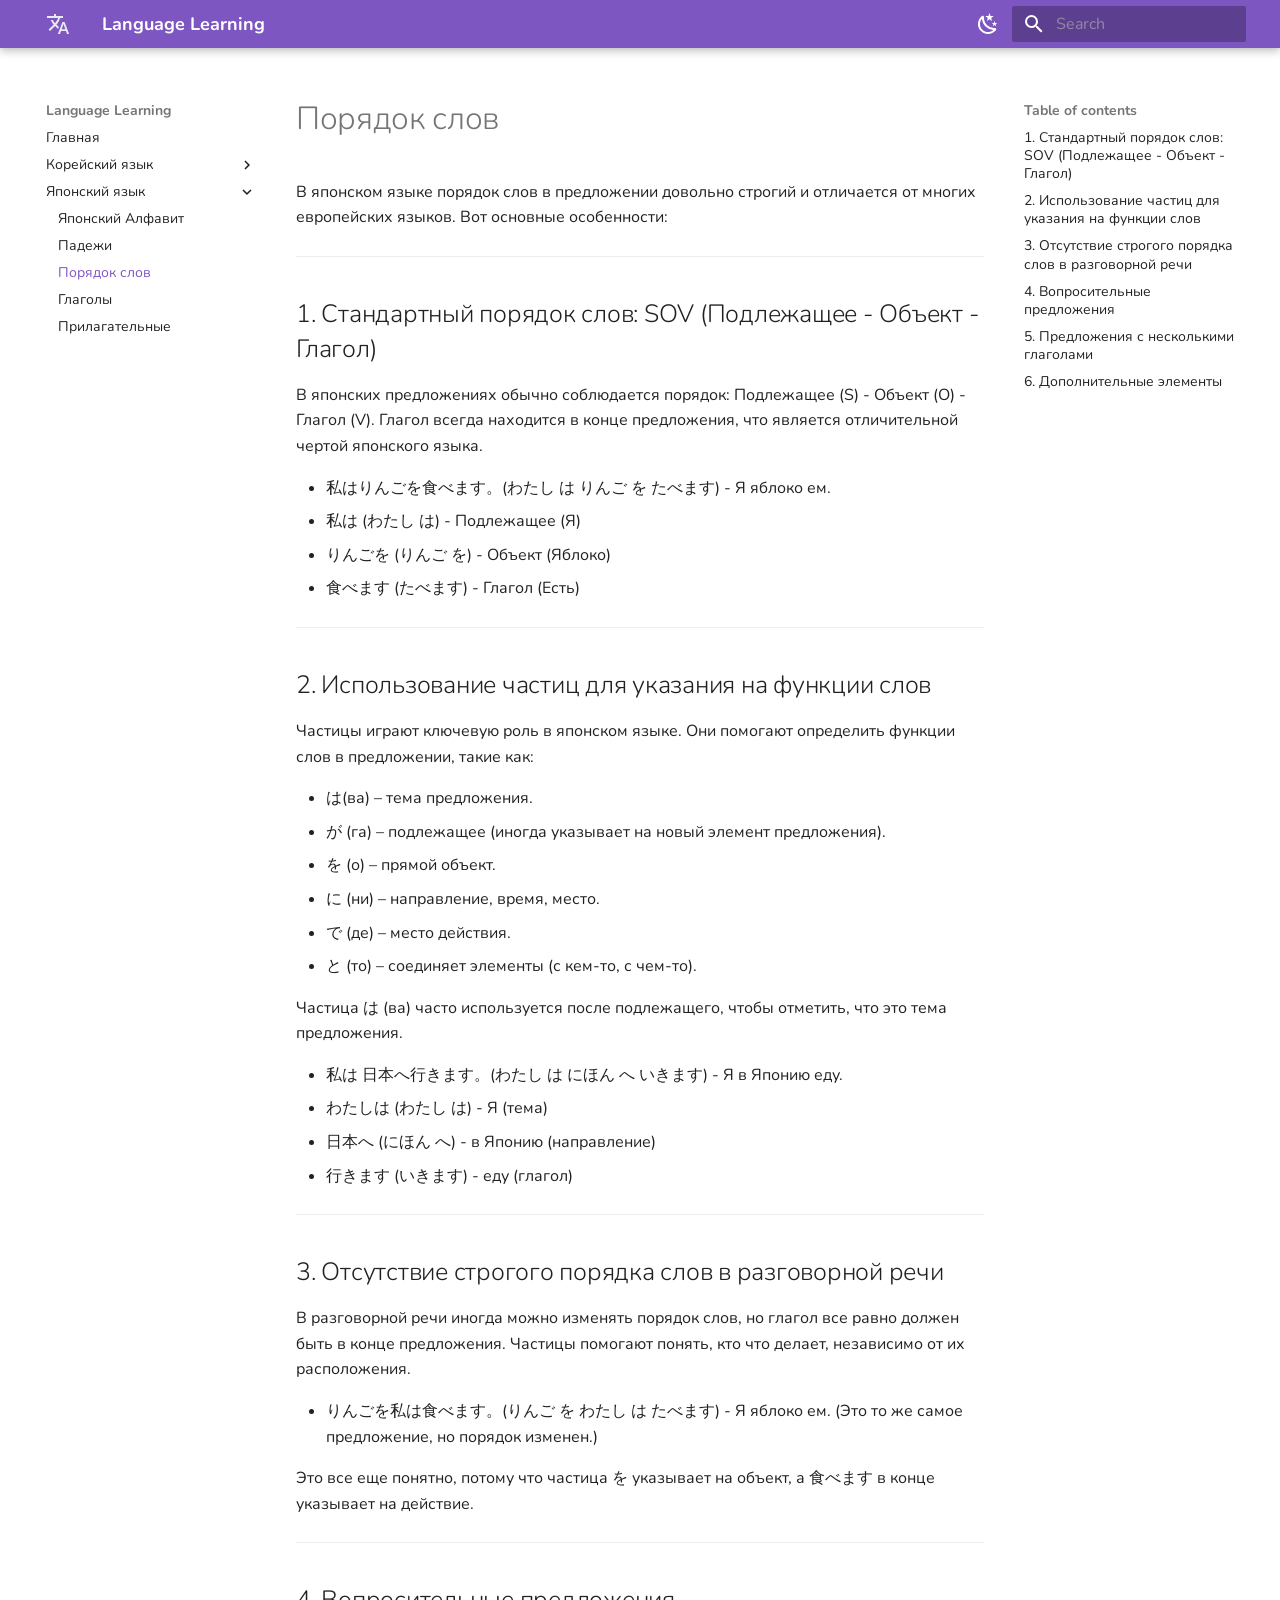
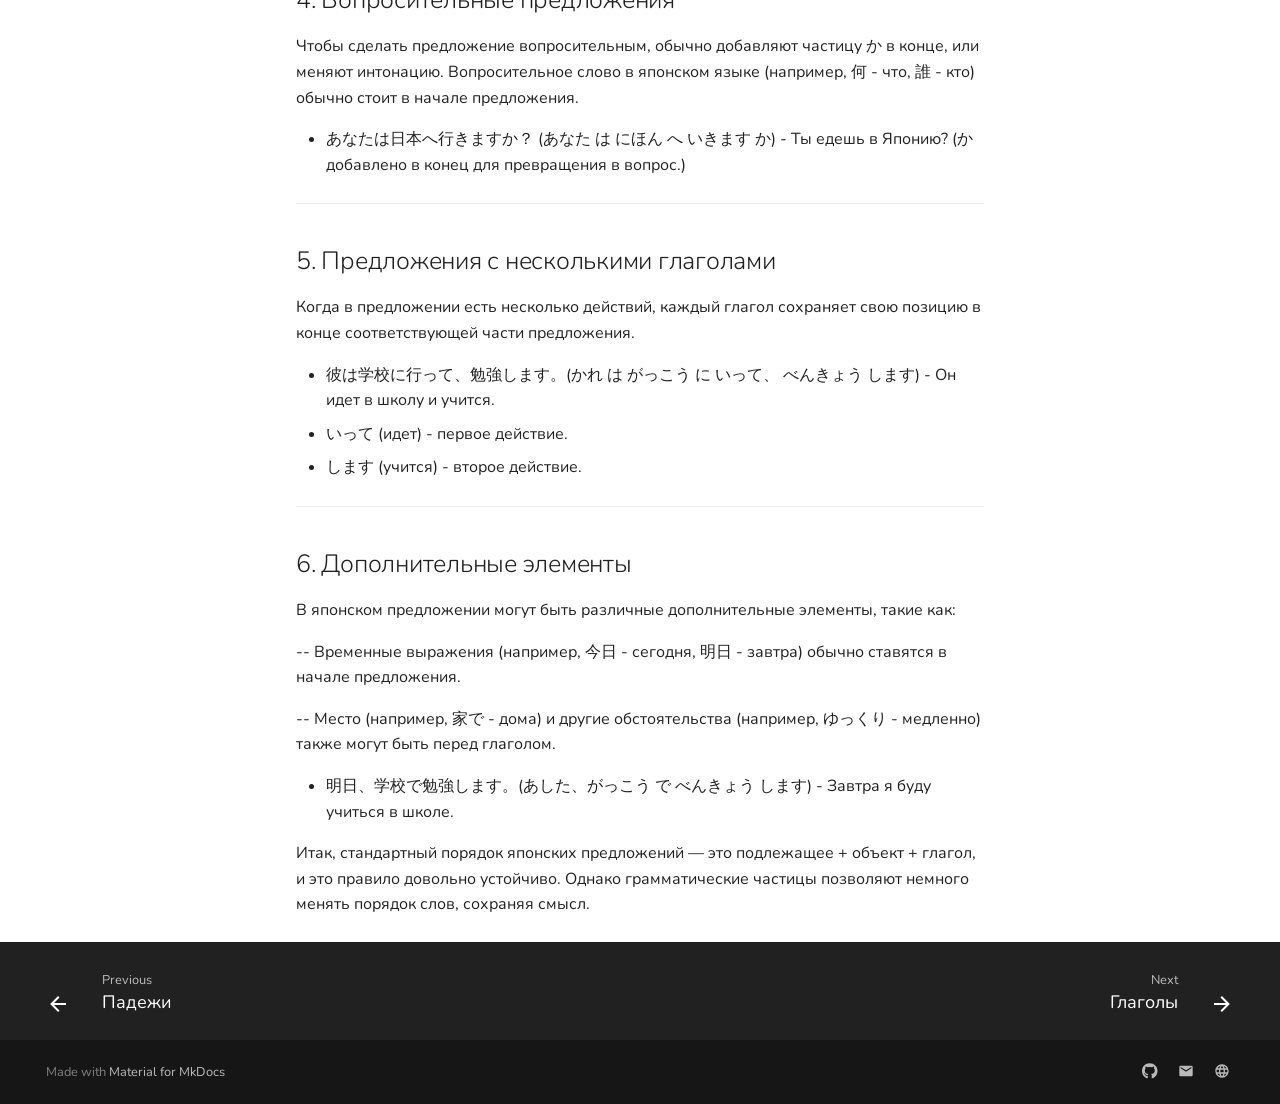
<file: japanese/word_order/index.html>
<!doctype html>
<html lang="en" class="no-js">
  <head>
    
      <meta charset="utf-8">
      <meta name="viewport" content="width=device-width,initial-scale=1">
      
      
      
      
        <link rel="prev" href="../cases/">
      
      
        <link rel="next" href="../verbs/">
      
      
      <link rel="icon" href="../../assets/favicon.ico">
      <meta name="generator" content="mkdocs-1.6.1, mkdocs-material-9.6.3">
    
    
      
        <title>Порядок слов - Language Learning</title>
      
    
    
      <link rel="stylesheet" href="../../assets/stylesheets/main.d7758b05.min.css">
      
        
        <link rel="stylesheet" href="../../assets/stylesheets/palette.06af60db.min.css">
      
      


    
    
      
    
    
      
        
        
        <link rel="preconnect" href="https://fonts.gstatic.com" crossorigin>
        <link rel="stylesheet" href="https://fonts.googleapis.com/css?family=Nunito:300,300i,400,400i,700,700i%7CSpace+Mono:400,400i,700,700i&display=fallback">
        <style>:root{--md-text-font:"Nunito";--md-code-font:"Space Mono"}</style>
      
    
    
    <script>__md_scope=new URL("../..",location),__md_hash=e=>[...e].reduce(((e,_)=>(e<<5)-e+_.charCodeAt(0)),0),__md_get=(e,_=localStorage,t=__md_scope)=>JSON.parse(_.getItem(t.pathname+"."+e)),__md_set=(e,_,t=localStorage,a=__md_scope)=>{try{t.setItem(a.pathname+"."+e,JSON.stringify(_))}catch(e){}}</script>
    
      

    
    
    
  </head>
  
  
    
    
      
    
    
    
    
    <body dir="ltr" data-md-color-scheme="default" data-md-color-primary="deep-purple" data-md-color-accent="deep-purple">
  
    
    <input class="md-toggle" data-md-toggle="drawer" type="checkbox" id="__drawer" autocomplete="off">
    <input class="md-toggle" data-md-toggle="search" type="checkbox" id="__search" autocomplete="off">
    <label class="md-overlay" for="__drawer"></label>
    <div data-md-component="skip">
      
        
        <a href="#_1" class="md-skip">
          Skip to content
        </a>
      
    </div>
    <div data-md-component="announce">
      
    </div>
    
    
      

  

<header class="md-header md-header--shadow" data-md-component="header">
  <nav class="md-header__inner md-grid" aria-label="Header">
    <a href="../.." title="Language Learning" class="md-header__button md-logo" aria-label="Language Learning" data-md-component="logo">
      
  <img src="../../assets/lang.svg" alt="logo">

    </a>
    <label class="md-header__button md-icon" for="__drawer">
      
      <svg xmlns="http://www.w3.org/2000/svg" viewBox="0 0 24 24"><path d="M3 6h18v2H3zm0 5h18v2H3zm0 5h18v2H3z"/></svg>
    </label>
    <div class="md-header__title" data-md-component="header-title">
      <div class="md-header__ellipsis">
        <div class="md-header__topic">
          <span class="md-ellipsis">
            Language Learning
          </span>
        </div>
        <div class="md-header__topic" data-md-component="header-topic">
          <span class="md-ellipsis">
            
              Порядок слов
            
          </span>
        </div>
      </div>
    </div>
    
      
        <form class="md-header__option" data-md-component="palette">
  
    
    
    
    <input class="md-option" data-md-color-media="(prefers-color-scheme: light)" data-md-color-scheme="default" data-md-color-primary="deep-purple" data-md-color-accent="deep-purple"  aria-label="Switch to dark mode"  type="radio" name="__palette" id="__palette_0">
    
      <label class="md-header__button md-icon" title="Switch to dark mode" for="__palette_1" hidden>
        <svg xmlns="http://www.w3.org/2000/svg" viewBox="0 0 24 24"><path d="m17.75 4.09-2.53 1.94.91 3.06-2.63-1.81-2.63 1.81.91-3.06-2.53-1.94L12.44 4l1.06-3 1.06 3zm3.5 6.91-1.64 1.25.59 1.98-1.7-1.17-1.7 1.17.59-1.98L15.75 11l2.06-.05L18.5 9l.69 1.95zm-2.28 4.95c.83-.08 1.72 1.1 1.19 1.85-.32.45-.66.87-1.08 1.27C15.17 23 8.84 23 4.94 19.07c-3.91-3.9-3.91-10.24 0-14.14.4-.4.82-.76 1.27-1.08.75-.53 1.93.36 1.85 1.19-.27 2.86.69 5.83 2.89 8.02a9.96 9.96 0 0 0 8.02 2.89m-1.64 2.02a12.08 12.08 0 0 1-7.8-3.47c-2.17-2.19-3.33-5-3.49-7.82-2.81 3.14-2.7 7.96.31 10.98 3.02 3.01 7.84 3.12 10.98.31"/></svg>
      </label>
    
  
    
    
    
    <input class="md-option" data-md-color-media="(prefers-color-scheme: dark)" data-md-color-scheme="slate" data-md-color-primary="indigo" data-md-color-accent="indigo"  aria-label="Switch to light mode"  type="radio" name="__palette" id="__palette_1">
    
      <label class="md-header__button md-icon" title="Switch to light mode" for="__palette_0" hidden>
        <svg xmlns="http://www.w3.org/2000/svg" viewBox="0 0 24 24"><path d="M12 7a5 5 0 0 1 5 5 5 5 0 0 1-5 5 5 5 0 0 1-5-5 5 5 0 0 1 5-5m0 2a3 3 0 0 0-3 3 3 3 0 0 0 3 3 3 3 0 0 0 3-3 3 3 0 0 0-3-3m0-7 2.39 3.42C13.65 5.15 12.84 5 12 5s-1.65.15-2.39.42zM3.34 7l4.16-.35A7.2 7.2 0 0 0 5.94 8.5c-.44.74-.69 1.5-.83 2.29zm.02 10 1.76-3.77a7.131 7.131 0 0 0 2.38 4.14zM20.65 7l-1.77 3.79a7.02 7.02 0 0 0-2.38-4.15zm-.01 10-4.14.36c.59-.51 1.12-1.14 1.54-1.86.42-.73.69-1.5.83-2.29zM12 22l-2.41-3.44c.74.27 1.55.44 2.41.44.82 0 1.63-.17 2.37-.44z"/></svg>
      </label>
    
  
</form>
      
    
    
      <script>var palette=__md_get("__palette");if(palette&&palette.color){if("(prefers-color-scheme)"===palette.color.media){var media=matchMedia("(prefers-color-scheme: light)"),input=document.querySelector(media.matches?"[data-md-color-media='(prefers-color-scheme: light)']":"[data-md-color-media='(prefers-color-scheme: dark)']");palette.color.media=input.getAttribute("data-md-color-media"),palette.color.scheme=input.getAttribute("data-md-color-scheme"),palette.color.primary=input.getAttribute("data-md-color-primary"),palette.color.accent=input.getAttribute("data-md-color-accent")}for(var[key,value]of Object.entries(palette.color))document.body.setAttribute("data-md-color-"+key,value)}</script>
    
    
    
      <label class="md-header__button md-icon" for="__search">
        
        <svg xmlns="http://www.w3.org/2000/svg" viewBox="0 0 24 24"><path d="M9.5 3A6.5 6.5 0 0 1 16 9.5c0 1.61-.59 3.09-1.56 4.23l.27.27h.79l5 5-1.5 1.5-5-5v-.79l-.27-.27A6.52 6.52 0 0 1 9.5 16 6.5 6.5 0 0 1 3 9.5 6.5 6.5 0 0 1 9.5 3m0 2C7 5 5 7 5 9.5S7 14 9.5 14 14 12 14 9.5 12 5 9.5 5"/></svg>
      </label>
      <div class="md-search" data-md-component="search" role="dialog">
  <label class="md-search__overlay" for="__search"></label>
  <div class="md-search__inner" role="search">
    <form class="md-search__form" name="search">
      <input type="text" class="md-search__input" name="query" aria-label="Search" placeholder="Search" autocapitalize="off" autocorrect="off" autocomplete="off" spellcheck="false" data-md-component="search-query" required>
      <label class="md-search__icon md-icon" for="__search">
        
        <svg xmlns="http://www.w3.org/2000/svg" viewBox="0 0 24 24"><path d="M9.5 3A6.5 6.5 0 0 1 16 9.5c0 1.61-.59 3.09-1.56 4.23l.27.27h.79l5 5-1.5 1.5-5-5v-.79l-.27-.27A6.52 6.52 0 0 1 9.5 16 6.5 6.5 0 0 1 3 9.5 6.5 6.5 0 0 1 9.5 3m0 2C7 5 5 7 5 9.5S7 14 9.5 14 14 12 14 9.5 12 5 9.5 5"/></svg>
        
        <svg xmlns="http://www.w3.org/2000/svg" viewBox="0 0 24 24"><path d="M20 11v2H8l5.5 5.5-1.42 1.42L4.16 12l7.92-7.92L13.5 5.5 8 11z"/></svg>
      </label>
      <nav class="md-search__options" aria-label="Search">
        
        <button type="reset" class="md-search__icon md-icon" title="Clear" aria-label="Clear" tabindex="-1">
          
          <svg xmlns="http://www.w3.org/2000/svg" viewBox="0 0 24 24"><path d="M19 6.41 17.59 5 12 10.59 6.41 5 5 6.41 10.59 12 5 17.59 6.41 19 12 13.41 17.59 19 19 17.59 13.41 12z"/></svg>
        </button>
      </nav>
      
        <div class="md-search__suggest" data-md-component="search-suggest"></div>
      
    </form>
    <div class="md-search__output">
      <div class="md-search__scrollwrap" tabindex="0" data-md-scrollfix>
        <div class="md-search-result" data-md-component="search-result">
          <div class="md-search-result__meta">
            Initializing search
          </div>
          <ol class="md-search-result__list" role="presentation"></ol>
        </div>
      </div>
    </div>
  </div>
</div>
    
    
  </nav>
  
</header>
    
    <div class="md-container" data-md-component="container">
      
      
        
          
        
      
      <main class="md-main" data-md-component="main">
        <div class="md-main__inner md-grid">
          
            
              
              <div class="md-sidebar md-sidebar--primary" data-md-component="sidebar" data-md-type="navigation" >
                <div class="md-sidebar__scrollwrap">
                  <div class="md-sidebar__inner">
                    



<nav class="md-nav md-nav--primary" aria-label="Navigation" data-md-level="0">
  <label class="md-nav__title" for="__drawer">
    <a href="../.." title="Language Learning" class="md-nav__button md-logo" aria-label="Language Learning" data-md-component="logo">
      
  <img src="../../assets/lang.svg" alt="logo">

    </a>
    Language Learning
  </label>
  
  <ul class="md-nav__list" data-md-scrollfix>
    
      
      
  
  
  
  
    <li class="md-nav__item">
      <a href="../.." class="md-nav__link">
        
  
  <span class="md-ellipsis">
    Главная
    
  </span>
  

      </a>
    </li>
  

    
      
      
  
  
  
  
    
    
    
    
    <li class="md-nav__item md-nav__item--nested">
      
        
        
        <input class="md-nav__toggle md-toggle " type="checkbox" id="__nav_2" >
        
          
          <label class="md-nav__link" for="__nav_2" id="__nav_2_label" tabindex="0">
            
  
  <span class="md-ellipsis">
    Корейский язык
    
  </span>
  

            <span class="md-nav__icon md-icon"></span>
          </label>
        
        <nav class="md-nav" data-md-level="1" aria-labelledby="__nav_2_label" aria-expanded="false">
          <label class="md-nav__title" for="__nav_2">
            <span class="md-nav__icon md-icon"></span>
            Корейский язык
          </label>
          <ul class="md-nav__list" data-md-scrollfix>
            
              
                
  
  
  
  
    <li class="md-nav__item">
      <a href="../../korean/alphabet/" class="md-nav__link">
        
  
  <span class="md-ellipsis">
    Корейский Алфавит
    
  </span>
  

      </a>
    </li>
  

              
            
              
                
  
  
  
  
    <li class="md-nav__item">
      <a href="../../korean/cases/" class="md-nav__link">
        
  
  <span class="md-ellipsis">
    Падежи
    
  </span>
  

      </a>
    </li>
  

              
            
              
                
  
  
  
  
    <li class="md-nav__item">
      <a href="../../korean/word_order/" class="md-nav__link">
        
  
  <span class="md-ellipsis">
    Порядок слов
    
  </span>
  

      </a>
    </li>
  

              
            
              
                
  
  
  
  
    <li class="md-nav__item">
      <a href="../../korean/pronouns/" class="md-nav__link">
        
  
  <span class="md-ellipsis">
    Местоимения
    
  </span>
  

      </a>
    </li>
  

              
            
          </ul>
        </nav>
      
    </li>
  

    
      
      
  
  
    
  
  
  
    
    
    
    
    <li class="md-nav__item md-nav__item--active md-nav__item--nested">
      
        
        
        <input class="md-nav__toggle md-toggle " type="checkbox" id="__nav_3" checked>
        
          
          <label class="md-nav__link" for="__nav_3" id="__nav_3_label" tabindex="0">
            
  
  <span class="md-ellipsis">
    Японский язык
    
  </span>
  

            <span class="md-nav__icon md-icon"></span>
          </label>
        
        <nav class="md-nav" data-md-level="1" aria-labelledby="__nav_3_label" aria-expanded="true">
          <label class="md-nav__title" for="__nav_3">
            <span class="md-nav__icon md-icon"></span>
            Японский язык
          </label>
          <ul class="md-nav__list" data-md-scrollfix>
            
              
                
  
  
  
  
    <li class="md-nav__item">
      <a href="../alphabet/" class="md-nav__link">
        
  
  <span class="md-ellipsis">
    Японский Алфавит
    
  </span>
  

      </a>
    </li>
  

              
            
              
                
  
  
  
  
    <li class="md-nav__item">
      <a href="../cases/" class="md-nav__link">
        
  
  <span class="md-ellipsis">
    Падежи
    
  </span>
  

      </a>
    </li>
  

              
            
              
                
  
  
    
  
  
  
    <li class="md-nav__item md-nav__item--active">
      
      <input class="md-nav__toggle md-toggle" type="checkbox" id="__toc">
      
      
        
      
      
        <label class="md-nav__link md-nav__link--active" for="__toc">
          
  
  <span class="md-ellipsis">
    Порядок слов
    
  </span>
  

          <span class="md-nav__icon md-icon"></span>
        </label>
      
      <a href="./" class="md-nav__link md-nav__link--active">
        
  
  <span class="md-ellipsis">
    Порядок слов
    
  </span>
  

      </a>
      
        

<nav class="md-nav md-nav--secondary" aria-label="Table of contents">
  
  
  
    
  
  
    <label class="md-nav__title" for="__toc">
      <span class="md-nav__icon md-icon"></span>
      Table of contents
    </label>
    <ul class="md-nav__list" data-md-component="toc" data-md-scrollfix>
      
        <li class="md-nav__item">
  <a href="#1-sov-" class="md-nav__link">
    <span class="md-ellipsis">
      1. Стандартный порядок слов: SOV (Подлежащее - Объект - Глагол)
    </span>
  </a>
  
</li>
      
        <li class="md-nav__item">
  <a href="#2" class="md-nav__link">
    <span class="md-ellipsis">
      2. Использование частиц для указания на функции слов
    </span>
  </a>
  
</li>
      
        <li class="md-nav__item">
  <a href="#3" class="md-nav__link">
    <span class="md-ellipsis">
      3. Отсутствие строгого порядка слов в разговорной речи
    </span>
  </a>
  
</li>
      
        <li class="md-nav__item">
  <a href="#4" class="md-nav__link">
    <span class="md-ellipsis">
      4. Вопросительные предложения
    </span>
  </a>
  
</li>
      
        <li class="md-nav__item">
  <a href="#5" class="md-nav__link">
    <span class="md-ellipsis">
      5. Предложения с несколькими глаголами
    </span>
  </a>
  
</li>
      
        <li class="md-nav__item">
  <a href="#6" class="md-nav__link">
    <span class="md-ellipsis">
      6. Дополнительные элементы
    </span>
  </a>
  
</li>
      
    </ul>
  
</nav>
      
    </li>
  

              
            
              
                
  
  
  
  
    <li class="md-nav__item">
      <a href="../verbs/" class="md-nav__link">
        
  
  <span class="md-ellipsis">
    Глаголы
    
  </span>
  

      </a>
    </li>
  

              
            
              
                
  
  
  
  
    <li class="md-nav__item">
      <a href="../adjectives/" class="md-nav__link">
        
  
  <span class="md-ellipsis">
    Прилагательные
    
  </span>
  

      </a>
    </li>
  

              
            
          </ul>
        </nav>
      
    </li>
  

    
  </ul>
</nav>
                  </div>
                </div>
              </div>
            
            
              
              <div class="md-sidebar md-sidebar--secondary" data-md-component="sidebar" data-md-type="toc" >
                <div class="md-sidebar__scrollwrap">
                  <div class="md-sidebar__inner">
                    

<nav class="md-nav md-nav--secondary" aria-label="Table of contents">
  
  
  
    
  
  
    <label class="md-nav__title" for="__toc">
      <span class="md-nav__icon md-icon"></span>
      Table of contents
    </label>
    <ul class="md-nav__list" data-md-component="toc" data-md-scrollfix>
      
        <li class="md-nav__item">
  <a href="#1-sov-" class="md-nav__link">
    <span class="md-ellipsis">
      1. Стандартный порядок слов: SOV (Подлежащее - Объект - Глагол)
    </span>
  </a>
  
</li>
      
        <li class="md-nav__item">
  <a href="#2" class="md-nav__link">
    <span class="md-ellipsis">
      2. Использование частиц для указания на функции слов
    </span>
  </a>
  
</li>
      
        <li class="md-nav__item">
  <a href="#3" class="md-nav__link">
    <span class="md-ellipsis">
      3. Отсутствие строгого порядка слов в разговорной речи
    </span>
  </a>
  
</li>
      
        <li class="md-nav__item">
  <a href="#4" class="md-nav__link">
    <span class="md-ellipsis">
      4. Вопросительные предложения
    </span>
  </a>
  
</li>
      
        <li class="md-nav__item">
  <a href="#5" class="md-nav__link">
    <span class="md-ellipsis">
      5. Предложения с несколькими глаголами
    </span>
  </a>
  
</li>
      
        <li class="md-nav__item">
  <a href="#6" class="md-nav__link">
    <span class="md-ellipsis">
      6. Дополнительные элементы
    </span>
  </a>
  
</li>
      
    </ul>
  
</nav>
                  </div>
                </div>
              </div>
            
          
          
            <div class="md-content" data-md-component="content">
              <article class="md-content__inner md-typeset">
                
                  



<h1 id="_1">Порядок слов</h1>
<p>В японском языке порядок слов в предложении довольно строгий и отличается от многих европейских языков. Вот основные особенности:</p>
<hr />
<h2 id="1-sov-">1. Стандартный порядок слов: SOV (Подлежащее - Объект - Глагол)</h2>
<p>В японских предложениях обычно соблюдается порядок: Подлежащее (S) - Объект (O) - Глагол (V). Глагол всегда находится в конце предложения, что является отличительной чертой японского языка.</p>
<ul>
<li>私はりんごを食べます。(わたし は りんご を たべます) - Я яблоко ем.</li>
<li>私は (わたし は) - Подлежащее (Я)</li>
<li>りんごを (りんご を) - Объект (Яблоко)</li>
<li>食べます (たべます) - Глагол (Есть)</li>
</ul>
<hr />
<h2 id="2">2. Использование частиц для указания на функции слов</h2>
<p>Частицы играют ключевую роль в японском языке. Они помогают определить функции слов в предложении, такие как:</p>
<ul>
<li>は(ва) – тема предложения.</li>
<li>が (га) – подлежащее (иногда указывает на новый элемент предложения).</li>
<li>を (о) – прямой объект.</li>
<li>に (ни) – направление, время, место.</li>
<li>で (де) – место действия.</li>
<li>と (то) – соединяет элементы (с кем-то, с чем-то).</li>
</ul>
<p>Частица は (ва) часто используется после подлежащего, чтобы отметить, что это тема предложения.</p>
<ul>
<li>私は 日本へ行きます。(わたし は にほん へ いきます) - Я в Японию еду.</li>
<li>わたしは (わたし は) - Я (тема)</li>
<li>日本へ (にほん へ) - в Японию (направление)</li>
<li>行きます (いきます) - еду (глагол)</li>
</ul>
<hr />
<h2 id="3">3. Отсутствие строгого порядка слов в разговорной речи</h2>
<p>В разговорной речи иногда можно изменять порядок слов, но глагол все равно должен быть в конце предложения. Частицы помогают понять, кто что делает, независимо от их расположения.</p>
<ul>
<li>りんごを私は食べます。(りんご を わたし は たべます) - Я яблоко ем. (Это то же самое предложение, но порядок изменен.)</li>
</ul>
<p>Это все еще понятно, потому что частица を указывает на объект, а 食べます в конце указывает на действие.</p>
<hr />
<h2 id="4">4. Вопросительные предложения</h2>
<p>Чтобы сделать предложение вопросительным, обычно добавляют частицу か в конце, или меняют интонацию. Вопросительное слово в японском языке (например, 何 - что, 誰 - кто) обычно стоит в начале предложения.</p>
<ul>
<li>あなたは日本へ行きますか？ (あなた は にほん へ いきます か) - Ты едешь в Японию? (か добавлено в конец для превращения в вопрос.)</li>
</ul>
<hr />
<h2 id="5">5. Предложения с несколькими глаголами</h2>
<p>Когда в предложении есть несколько действий, каждый глагол сохраняет свою позицию в конце соответствующей части предложения.</p>
<ul>
<li>彼は学校に行って、勉強します。(かれ は がっこう に いって、 べんきょう します) - Он идет в школу и учится.</li>
<li>いって (идет) - первое действие.</li>
<li>します (учится) - второе действие.</li>
</ul>
<hr />
<h2 id="6">6. Дополнительные элементы</h2>
<p>В японском предложении могут быть различные дополнительные элементы, такие как:</p>
<p>-- Временные выражения (например, 今日 - сегодня, 明日 - завтра) обычно ставятся в начале предложения.</p>
<p>-- Место (например, 家で - дома) и другие обстоятельства (например, ゆっくり - медленно) также могут быть перед глаголом.</p>
<ul>
<li>明日、学校で勉強します。(あした、がっこう で べんきょう します) - Завтра я буду учиться в школе.</li>
</ul>
<p>Итак, стандартный порядок японских предложений — это подлежащее + объект + глагол, и это правило довольно устойчиво. Однако грамматические частицы позволяют немного менять порядок слов, сохраняя смысл.</p>












                
              </article>
            </div>
          
          
<script>var target=document.getElementById(location.hash.slice(1));target&&target.name&&(target.checked=target.name.startsWith("__tabbed_"))</script>
        </div>
        
      </main>
      
        <footer class="md-footer">
  
    
      
      <nav class="md-footer__inner md-grid" aria-label="Footer" >
        
          
          <a href="../cases/" class="md-footer__link md-footer__link--prev" aria-label="Previous: Падежи">
            <div class="md-footer__button md-icon">
              
              <svg xmlns="http://www.w3.org/2000/svg" viewBox="0 0 24 24"><path d="M20 11v2H8l5.5 5.5-1.42 1.42L4.16 12l7.92-7.92L13.5 5.5 8 11z"/></svg>
            </div>
            <div class="md-footer__title">
              <span class="md-footer__direction">
                Previous
              </span>
              <div class="md-ellipsis">
                Падежи
              </div>
            </div>
          </a>
        
        
          
          <a href="../verbs/" class="md-footer__link md-footer__link--next" aria-label="Next: Глаголы">
            <div class="md-footer__title">
              <span class="md-footer__direction">
                Next
              </span>
              <div class="md-ellipsis">
                Глаголы
              </div>
            </div>
            <div class="md-footer__button md-icon">
              
              <svg xmlns="http://www.w3.org/2000/svg" viewBox="0 0 24 24"><path d="M4 11v2h12l-5.5 5.5 1.42 1.42L19.84 12l-7.92-7.92L10.5 5.5 16 11z"/></svg>
            </div>
          </a>
        
      </nav>
    
  
  <div class="md-footer-meta md-typeset">
    <div class="md-footer-meta__inner md-grid">
      <div class="md-copyright">
  
  
    Made with
    <a href="https://squidfunk.github.io/mkdocs-material/" target="_blank" rel="noopener">
      Material for MkDocs
    </a>
  
</div>
      
        <div class="md-social">
  
    
    
    
    
      
      
    
    <a href="https://github.com/likeauser9" target="_blank" rel="noopener" title="github.com" class="md-social__link">
      <svg xmlns="http://www.w3.org/2000/svg" viewBox="0 0 496 512"><!--! Font Awesome Free 6.7.2 by @fontawesome - https://fontawesome.com License - https://fontawesome.com/license/free (Icons: CC BY 4.0, Fonts: SIL OFL 1.1, Code: MIT License) Copyright 2024 Fonticons, Inc.--><path d="M165.9 397.4c0 2-2.3 3.6-5.2 3.6-3.3.3-5.6-1.3-5.6-3.6 0-2 2.3-3.6 5.2-3.6 3-.3 5.6 1.3 5.6 3.6m-31.1-4.5c-.7 2 1.3 4.3 4.3 4.9 2.6 1 5.6 0 6.2-2s-1.3-4.3-4.3-5.2c-2.6-.7-5.5.3-6.2 2.3m44.2-1.7c-2.9.7-4.9 2.6-4.6 4.9.3 2 2.9 3.3 5.9 2.6 2.9-.7 4.9-2.6 4.6-4.6-.3-1.9-3-3.2-5.9-2.9M244.8 8C106.1 8 0 113.3 0 252c0 110.9 69.8 205.8 169.5 239.2 12.8 2.3 17.3-5.6 17.3-12.1 0-6.2-.3-40.4-.3-61.4 0 0-70 15-84.7-29.8 0 0-11.4-29.1-27.8-36.6 0 0-22.9-15.7 1.6-15.4 0 0 24.9 2 38.6 25.8 21.9 38.6 58.6 27.5 72.9 20.9 2.3-16 8.8-27.1 16-33.7-55.9-6.2-112.3-14.3-112.3-110.5 0-27.5 7.6-41.3 23.6-58.9-2.6-6.5-11.1-33.3 2.6-67.9 20.9-6.5 69 27 69 27 20-5.6 41.5-8.5 62.8-8.5s42.8 2.9 62.8 8.5c0 0 48.1-33.6 69-27 13.7 34.7 5.2 61.4 2.6 67.9 16 17.7 25.8 31.5 25.8 58.9 0 96.5-58.9 104.2-114.8 110.5 9.2 7.9 17 22.9 17 46.4 0 33.7-.3 75.4-.3 83.6 0 6.5 4.6 14.4 17.3 12.1C428.2 457.8 496 362.9 496 252 496 113.3 383.5 8 244.8 8M97.2 352.9c-1.3 1-1 3.3.7 5.2 1.6 1.6 3.9 2.3 5.2 1 1.3-1 1-3.3-.7-5.2-1.6-1.6-3.9-2.3-5.2-1m-10.8-8.1c-.7 1.3.3 2.9 2.3 3.9 1.6 1 3.6.7 4.3-.7.7-1.3-.3-2.9-2.3-3.9-2-.6-3.6-.3-4.3.7m32.4 35.6c-1.6 1.3-1 4.3 1.3 6.2 2.3 2.3 5.2 2.6 6.5 1 1.3-1.3.7-4.3-1.3-6.2-2.2-2.3-5.2-2.6-6.5-1m-11.4-14.7c-1.6 1-1.6 3.6 0 5.9s4.3 3.3 5.6 2.3c1.6-1.3 1.6-3.9 0-6.2-1.4-2.3-4-3.3-5.6-2"/></svg>
    </a>
  
    
    
    
    
    <a href="mailto:frdwoz5@gmail.com" target="_blank" rel="noopener" title="" class="md-social__link">
      <svg xmlns="http://www.w3.org/2000/svg" viewBox="0 0 24 24"><path d="m20 8-8 5-8-5V6l8 5 8-5m0-2H4c-1.11 0-2 .89-2 2v12a2 2 0 0 0 2 2h16a2 2 0 0 0 2-2V6a2 2 0 0 0-2-2"/></svg>
    </a>
  
    
    
    
    
      
      
    
    <a href="https://yourwebsite.com" target="_blank" rel="noopener" title="yourwebsite.com" class="md-social__link">
      <svg xmlns="http://www.w3.org/2000/svg" viewBox="0 0 24 24"><path d="M16.36 14c.08-.66.14-1.32.14-2s-.06-1.34-.14-2h3.38c.16.64.26 1.31.26 2s-.1 1.36-.26 2m-5.15 5.56c.6-1.11 1.06-2.31 1.38-3.56h2.95a8.03 8.03 0 0 1-4.33 3.56M14.34 14H9.66c-.1-.66-.16-1.32-.16-2s.06-1.35.16-2h4.68c.09.65.16 1.32.16 2s-.07 1.34-.16 2M12 19.96c-.83-1.2-1.5-2.53-1.91-3.96h3.82c-.41 1.43-1.08 2.76-1.91 3.96M8 8H5.08A7.92 7.92 0 0 1 9.4 4.44C8.8 5.55 8.35 6.75 8 8m-2.92 8H8c.35 1.25.8 2.45 1.4 3.56A8 8 0 0 1 5.08 16m-.82-2C4.1 13.36 4 12.69 4 12s.1-1.36.26-2h3.38c-.08.66-.14 1.32-.14 2s.06 1.34.14 2M12 4.03c.83 1.2 1.5 2.54 1.91 3.97h-3.82c.41-1.43 1.08-2.77 1.91-3.97M18.92 8h-2.95a15.7 15.7 0 0 0-1.38-3.56c1.84.63 3.37 1.9 4.33 3.56M12 2C6.47 2 2 6.5 2 12a10 10 0 0 0 10 10 10 10 0 0 0 10-10A10 10 0 0 0 12 2"/></svg>
    </a>
  
</div>
      
    </div>
  </div>
</footer>
      
    </div>
    <div class="md-dialog" data-md-component="dialog">
      <div class="md-dialog__inner md-typeset"></div>
    </div>
    
    
    <script id="__config" type="application/json">{"base": "../..", "features": ["navigation.footer", "navigation.instant", "search.suggest", "search.highlighting"], "search": "../../assets/javascripts/workers/search.f8cc74c7.min.js", "translations": {"clipboard.copied": "Copied to clipboard", "clipboard.copy": "Copy to clipboard", "search.result.more.one": "1 more on this page", "search.result.more.other": "# more on this page", "search.result.none": "No matching documents", "search.result.one": "1 matching document", "search.result.other": "# matching documents", "search.result.placeholder": "Type to start searching", "search.result.term.missing": "Missing", "select.version": "Select version"}}</script>
    
    
      <script src="../../assets/javascripts/bundle.f1b6f286.min.js"></script>
      
    
  </body>
</html>
</file>
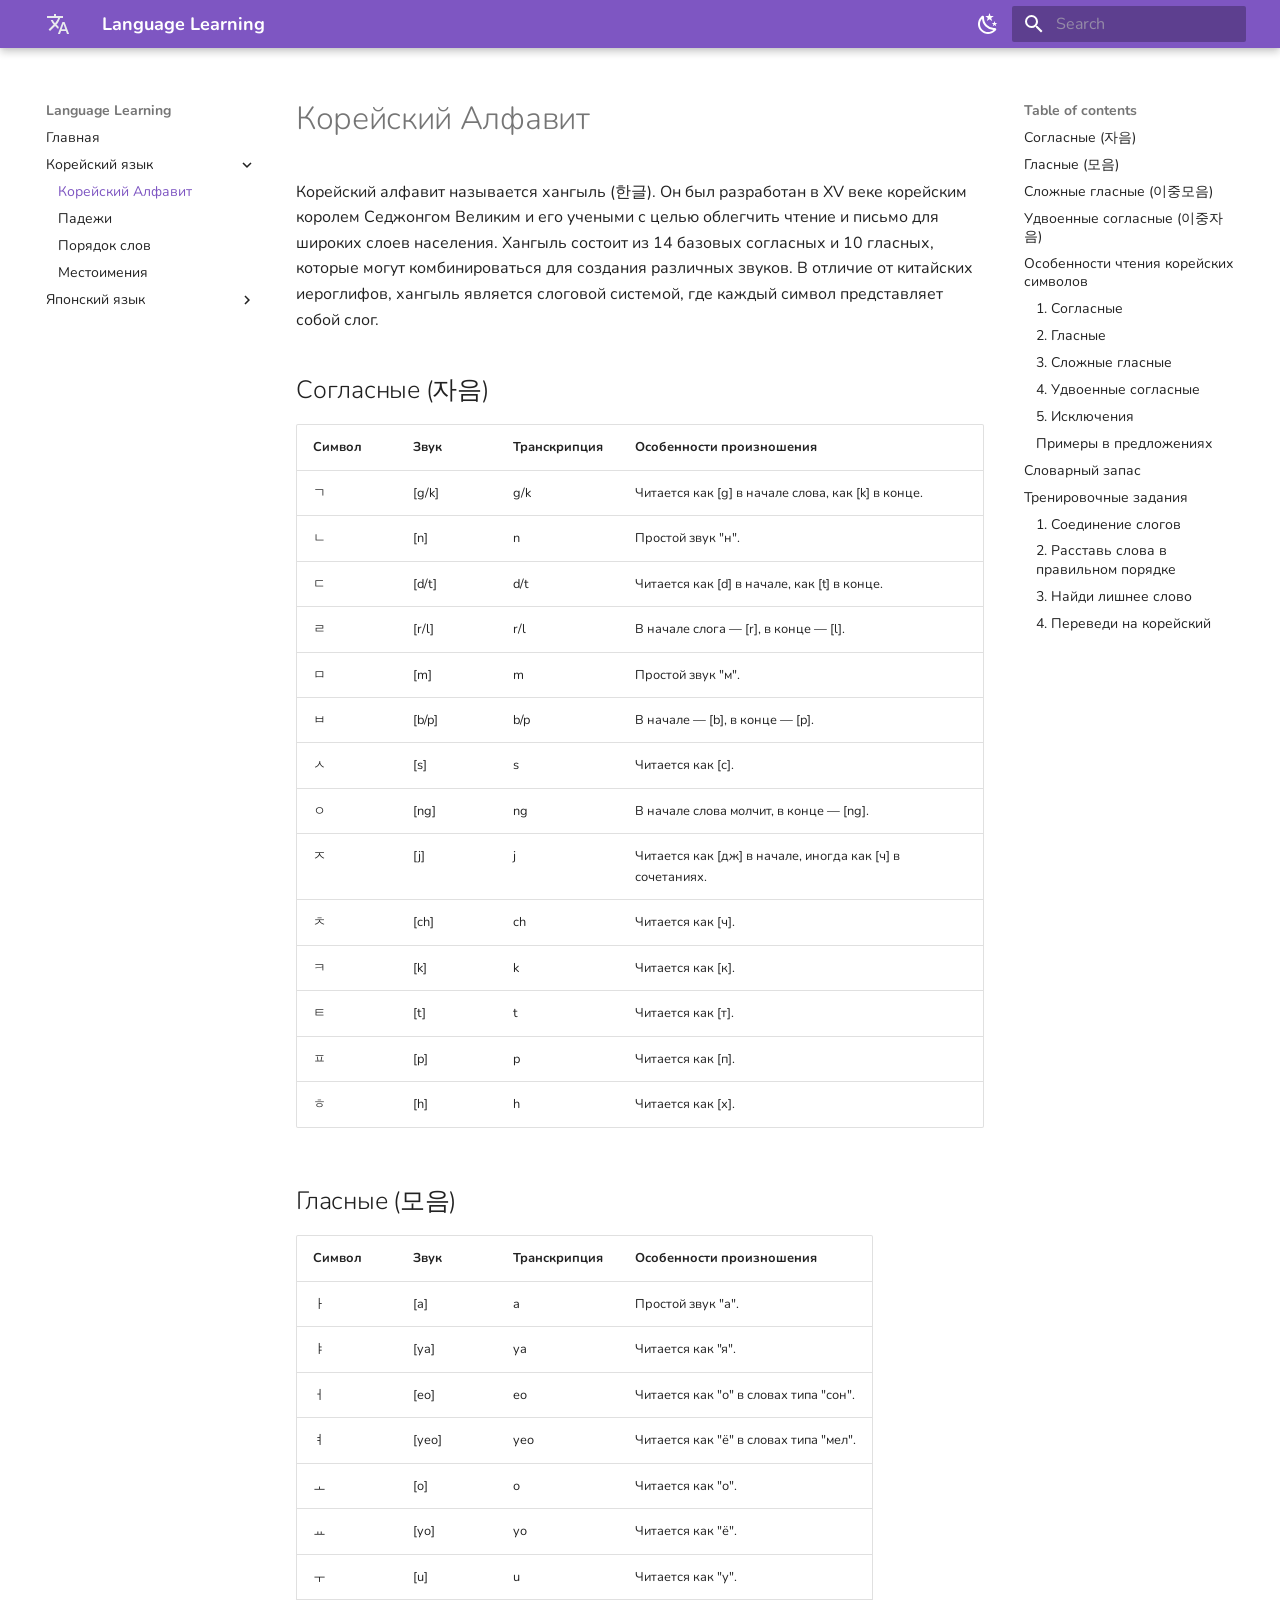
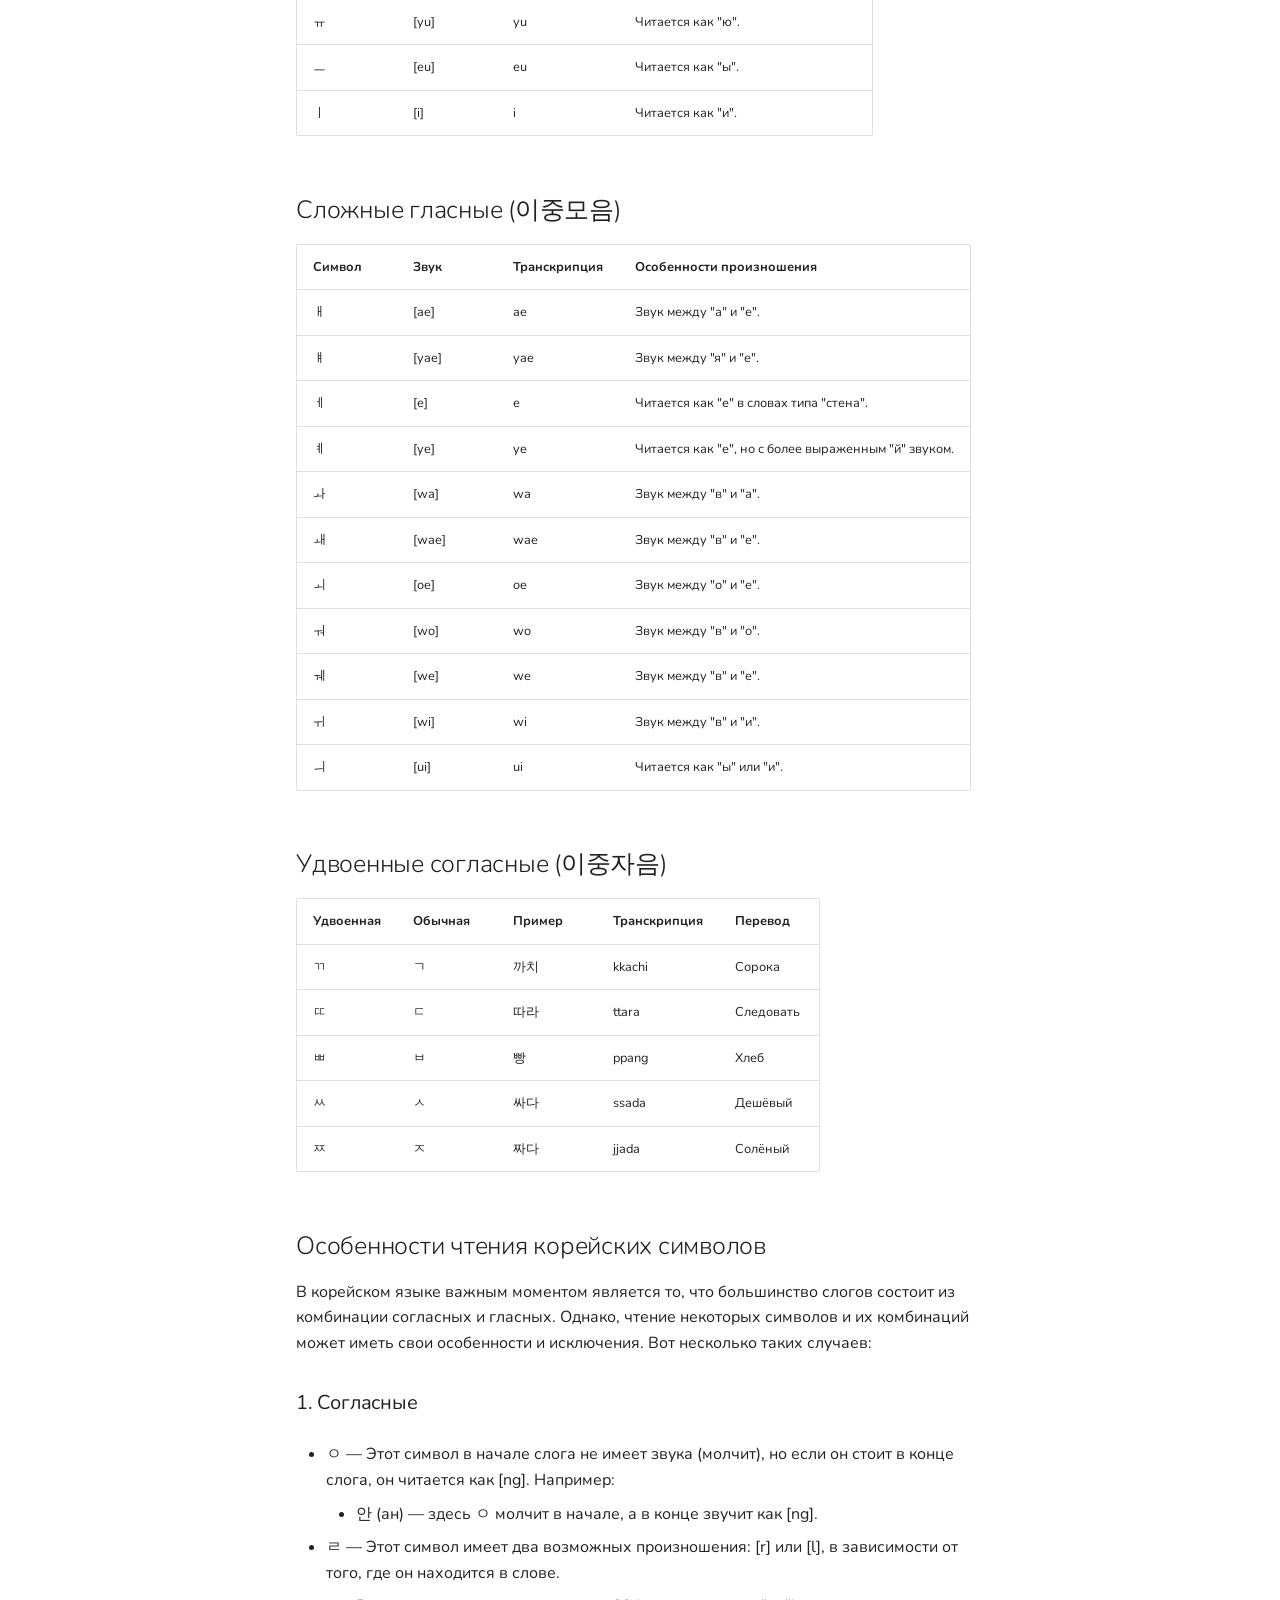
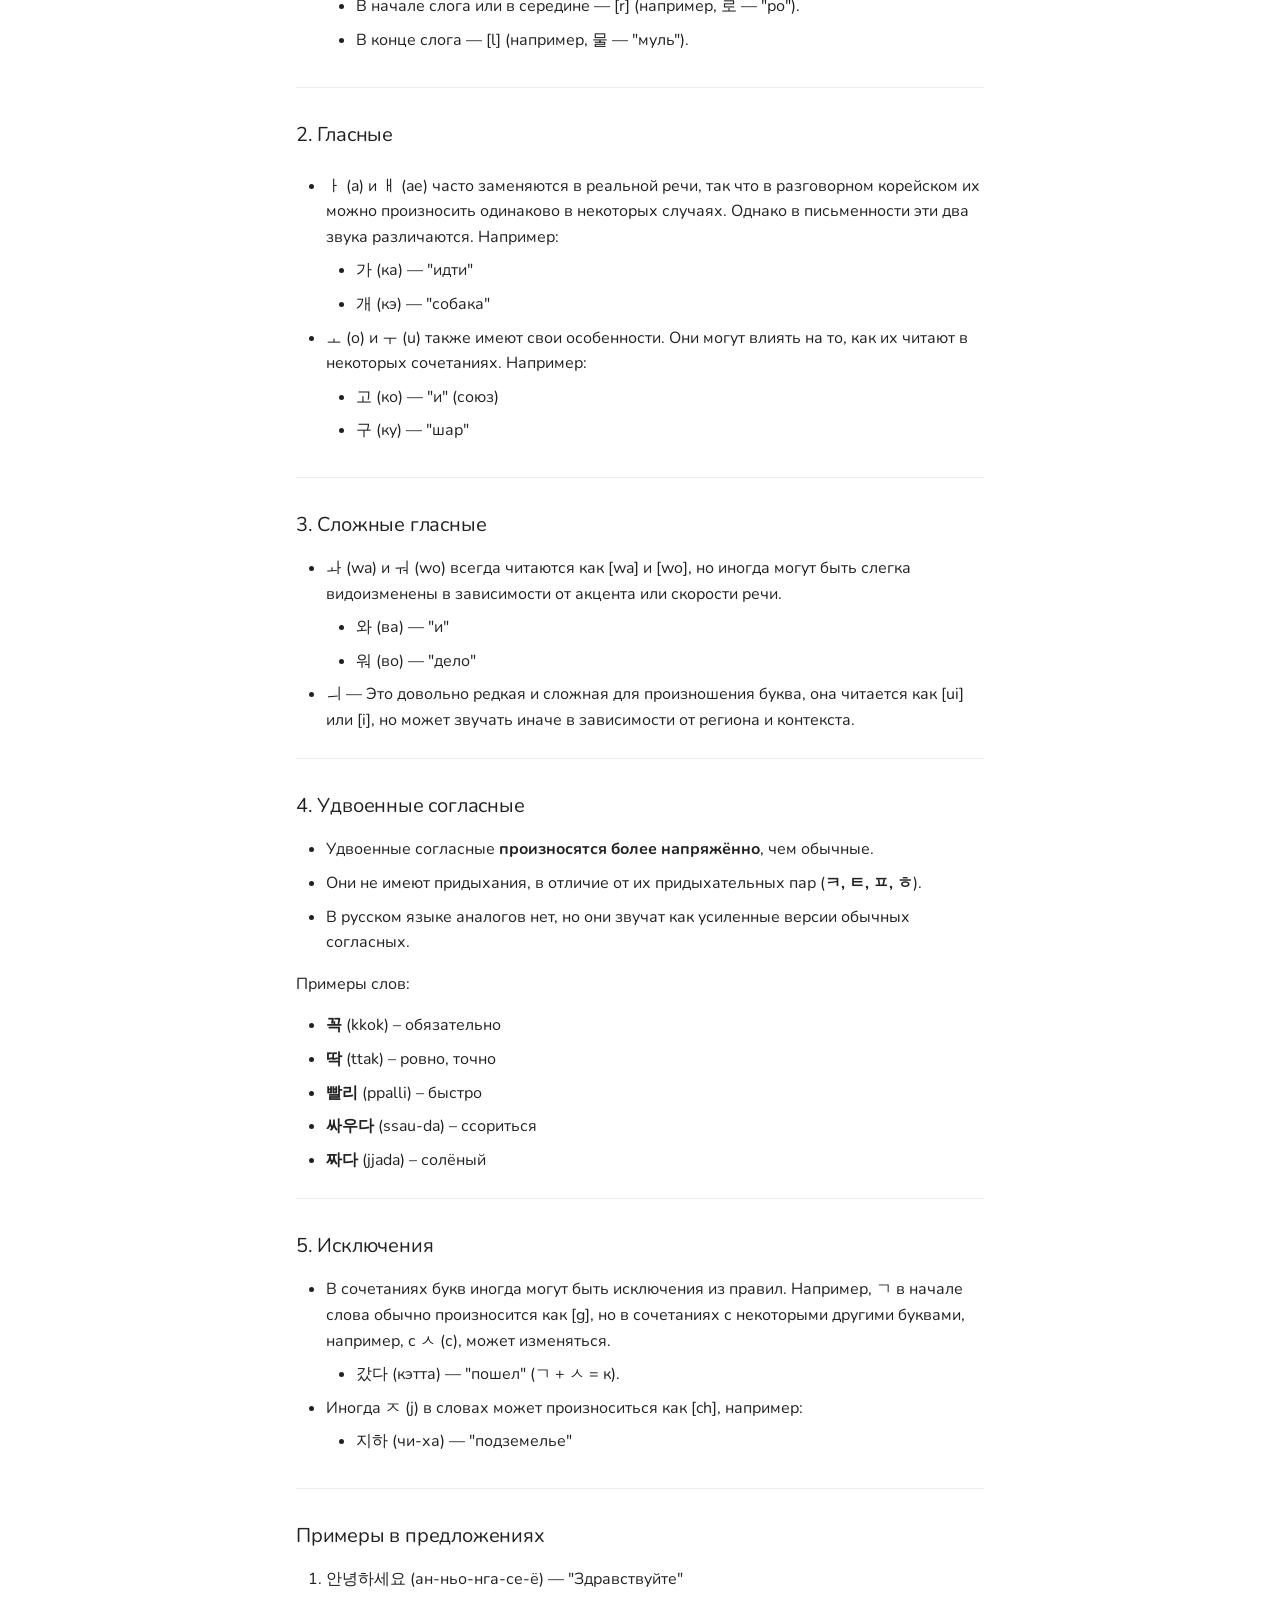
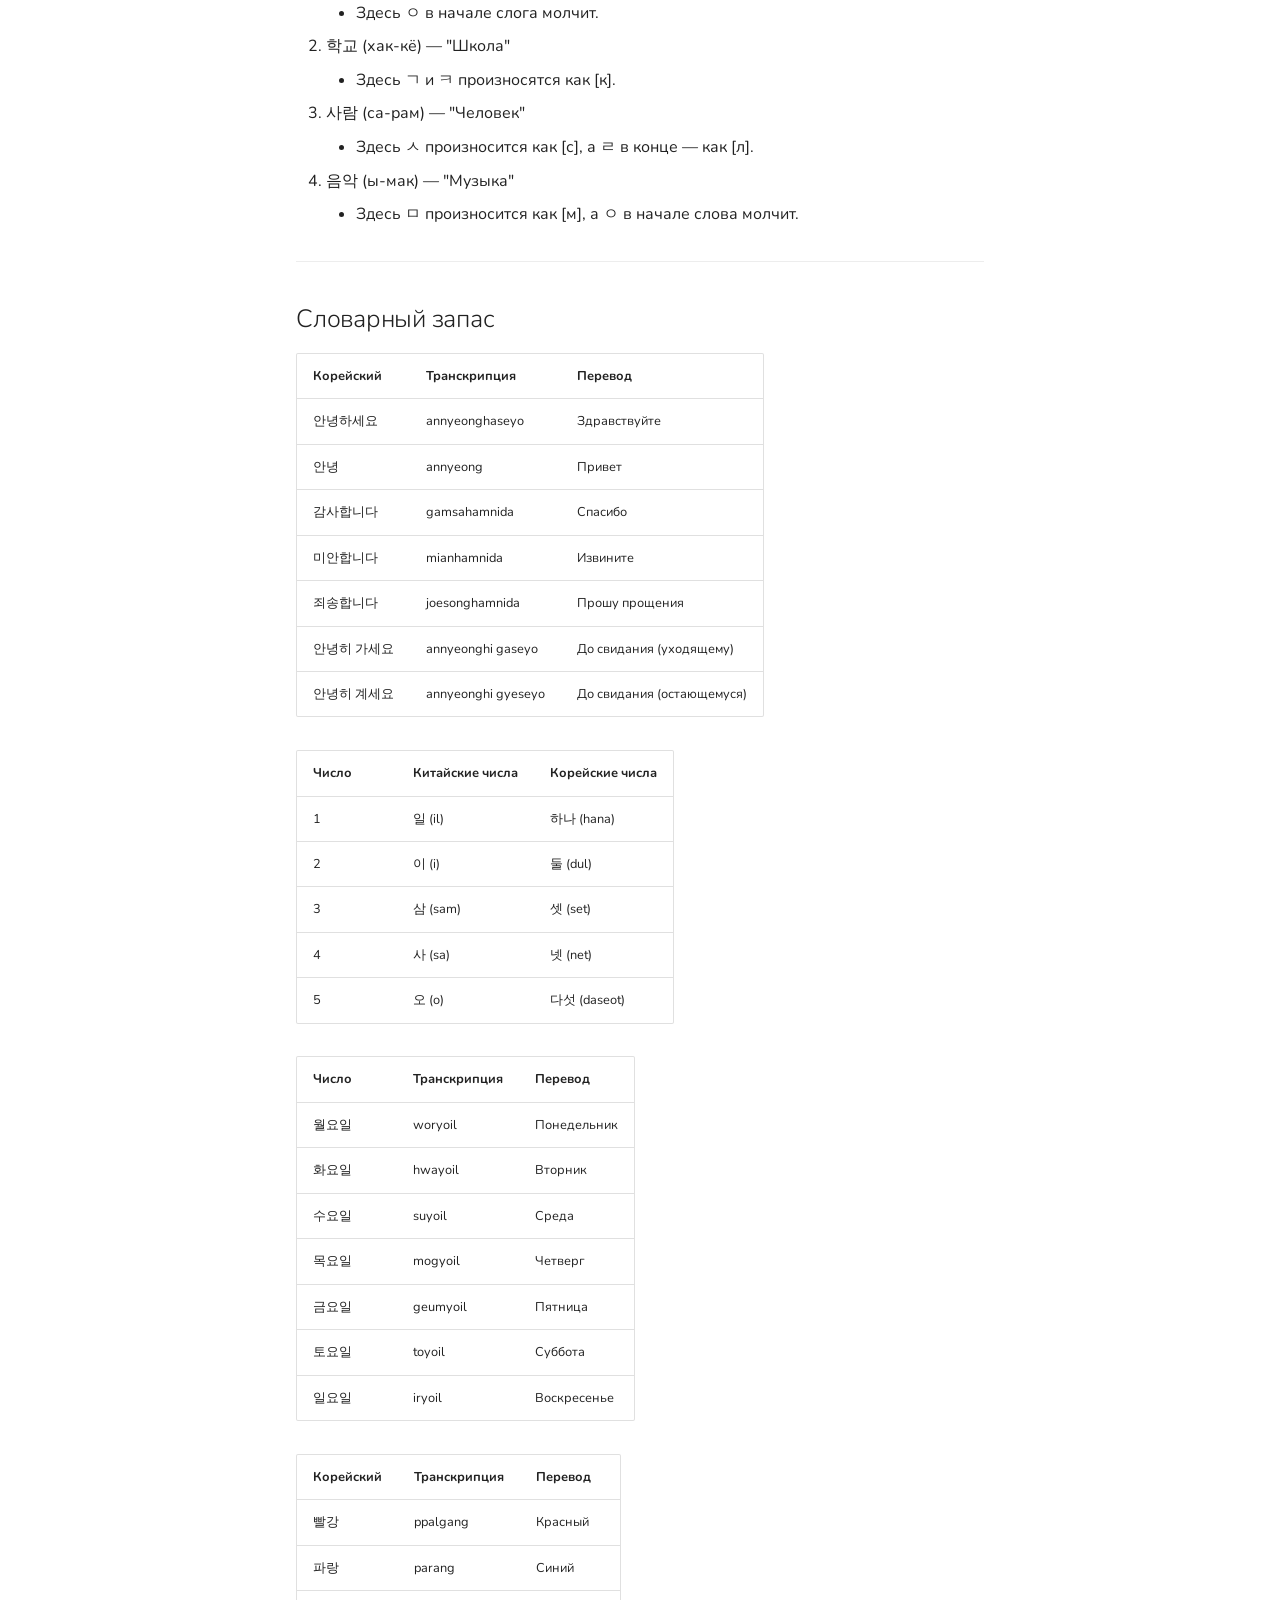
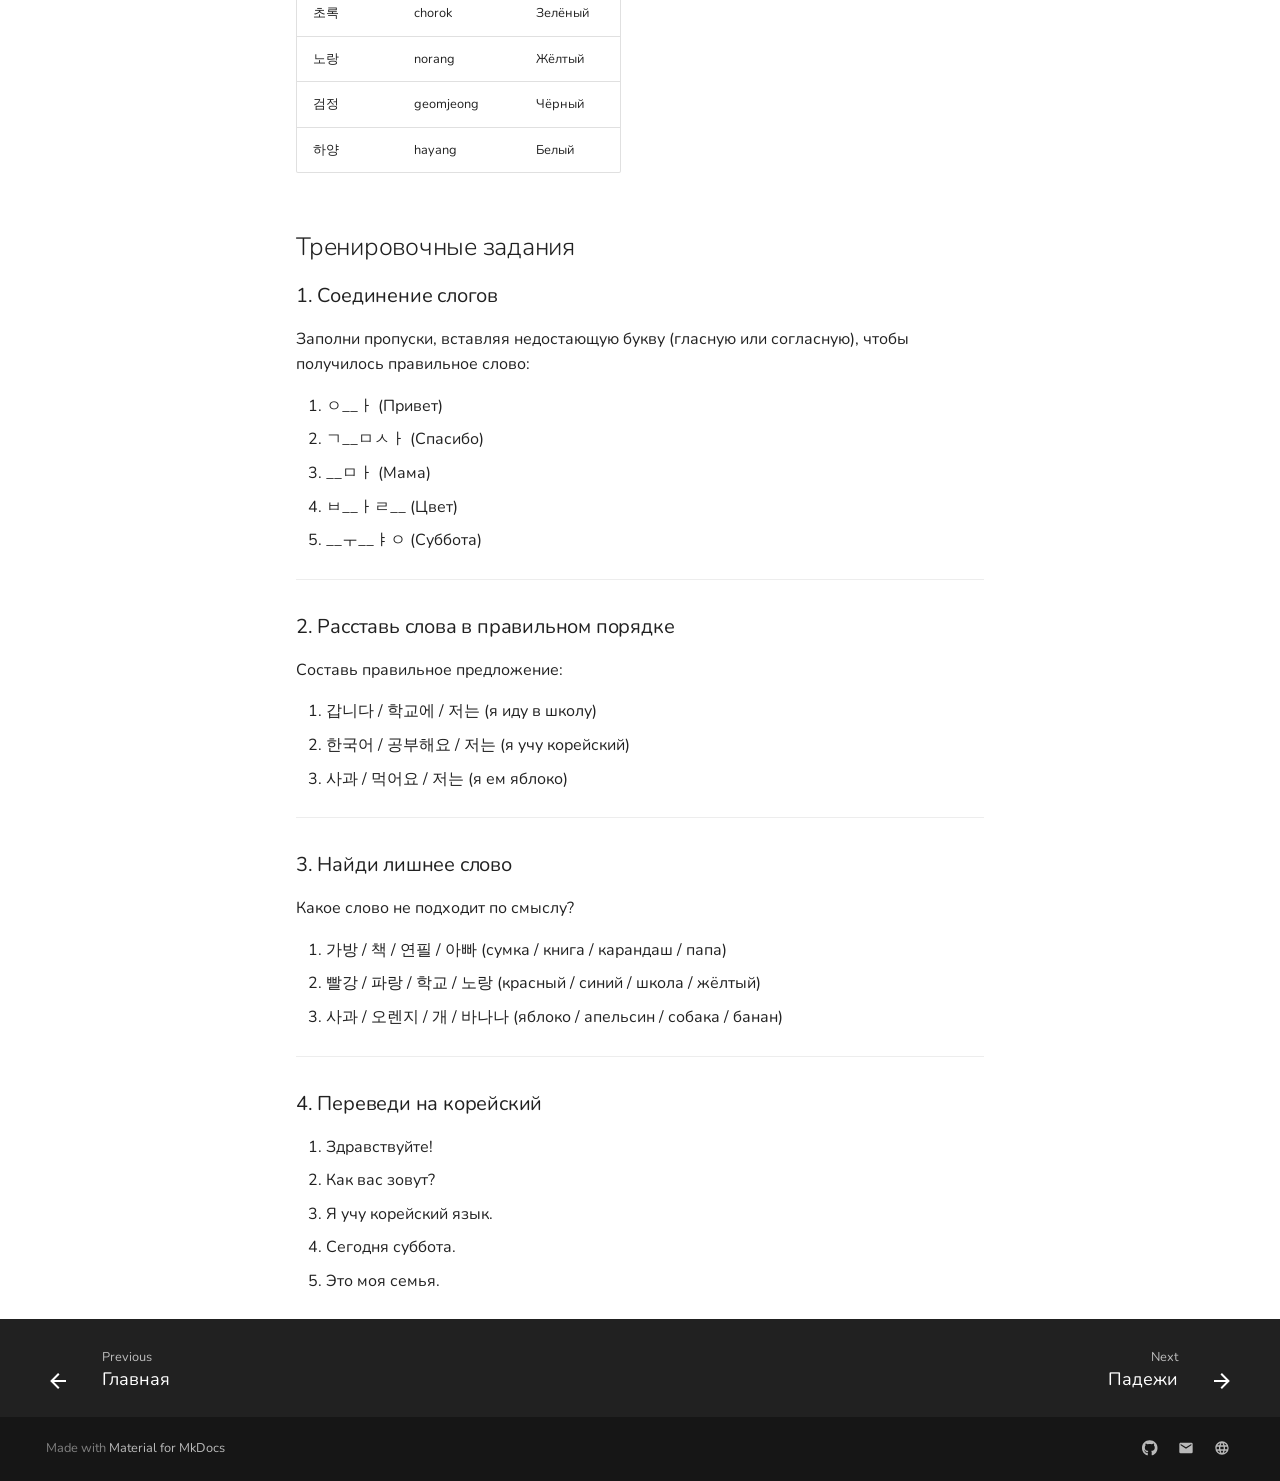
<file: korean/alphabet/index.html>
<!doctype html>
<html lang="en" class="no-js">
  <head>
    
      <meta charset="utf-8">
      <meta name="viewport" content="width=device-width,initial-scale=1">
      
      
      
      
        <link rel="prev" href="../..">
      
      
        <link rel="next" href="../cases/">
      
      
      <link rel="icon" href="../../assets/favicon.ico">
      <meta name="generator" content="mkdocs-1.6.1, mkdocs-material-9.6.3">
    
    
      
        <title>Корейский Алфавит - Language Learning</title>
      
    
    
      <link rel="stylesheet" href="../../assets/stylesheets/main.d7758b05.min.css">
      
        
        <link rel="stylesheet" href="../../assets/stylesheets/palette.06af60db.min.css">
      
      


    
    
      
    
    
      
        
        
        <link rel="preconnect" href="https://fonts.gstatic.com" crossorigin>
        <link rel="stylesheet" href="https://fonts.googleapis.com/css?family=Nunito:300,300i,400,400i,700,700i%7CSpace+Mono:400,400i,700,700i&display=fallback">
        <style>:root{--md-text-font:"Nunito";--md-code-font:"Space Mono"}</style>
      
    
    
    <script>__md_scope=new URL("../..",location),__md_hash=e=>[...e].reduce(((e,_)=>(e<<5)-e+_.charCodeAt(0)),0),__md_get=(e,_=localStorage,t=__md_scope)=>JSON.parse(_.getItem(t.pathname+"."+e)),__md_set=(e,_,t=localStorage,a=__md_scope)=>{try{t.setItem(a.pathname+"."+e,JSON.stringify(_))}catch(e){}}</script>
    
      

    
    
    
  </head>
  
  
    
    
      
    
    
    
    
    <body dir="ltr" data-md-color-scheme="default" data-md-color-primary="deep-purple" data-md-color-accent="deep-purple">
  
    
    <input class="md-toggle" data-md-toggle="drawer" type="checkbox" id="__drawer" autocomplete="off">
    <input class="md-toggle" data-md-toggle="search" type="checkbox" id="__search" autocomplete="off">
    <label class="md-overlay" for="__drawer"></label>
    <div data-md-component="skip">
      
        
        <a href="#_1" class="md-skip">
          Skip to content
        </a>
      
    </div>
    <div data-md-component="announce">
      
    </div>
    
    
      

  

<header class="md-header md-header--shadow" data-md-component="header">
  <nav class="md-header__inner md-grid" aria-label="Header">
    <a href="../.." title="Language Learning" class="md-header__button md-logo" aria-label="Language Learning" data-md-component="logo">
      
  <img src="../../assets/lang.svg" alt="logo">

    </a>
    <label class="md-header__button md-icon" for="__drawer">
      
      <svg xmlns="http://www.w3.org/2000/svg" viewBox="0 0 24 24"><path d="M3 6h18v2H3zm0 5h18v2H3zm0 5h18v2H3z"/></svg>
    </label>
    <div class="md-header__title" data-md-component="header-title">
      <div class="md-header__ellipsis">
        <div class="md-header__topic">
          <span class="md-ellipsis">
            Language Learning
          </span>
        </div>
        <div class="md-header__topic" data-md-component="header-topic">
          <span class="md-ellipsis">
            
              Корейский Алфавит
            
          </span>
        </div>
      </div>
    </div>
    
      
        <form class="md-header__option" data-md-component="palette">
  
    
    
    
    <input class="md-option" data-md-color-media="(prefers-color-scheme: light)" data-md-color-scheme="default" data-md-color-primary="deep-purple" data-md-color-accent="deep-purple"  aria-label="Switch to dark mode"  type="radio" name="__palette" id="__palette_0">
    
      <label class="md-header__button md-icon" title="Switch to dark mode" for="__palette_1" hidden>
        <svg xmlns="http://www.w3.org/2000/svg" viewBox="0 0 24 24"><path d="m17.75 4.09-2.53 1.94.91 3.06-2.63-1.81-2.63 1.81.91-3.06-2.53-1.94L12.44 4l1.06-3 1.06 3zm3.5 6.91-1.64 1.25.59 1.98-1.7-1.17-1.7 1.17.59-1.98L15.75 11l2.06-.05L18.5 9l.69 1.95zm-2.28 4.95c.83-.08 1.72 1.1 1.19 1.85-.32.45-.66.87-1.08 1.27C15.17 23 8.84 23 4.94 19.07c-3.91-3.9-3.91-10.24 0-14.14.4-.4.82-.76 1.27-1.08.75-.53 1.93.36 1.85 1.19-.27 2.86.69 5.83 2.89 8.02a9.96 9.96 0 0 0 8.02 2.89m-1.64 2.02a12.08 12.08 0 0 1-7.8-3.47c-2.17-2.19-3.33-5-3.49-7.82-2.81 3.14-2.7 7.96.31 10.98 3.02 3.01 7.84 3.12 10.98.31"/></svg>
      </label>
    
  
    
    
    
    <input class="md-option" data-md-color-media="(prefers-color-scheme: dark)" data-md-color-scheme="slate" data-md-color-primary="indigo" data-md-color-accent="indigo"  aria-label="Switch to light mode"  type="radio" name="__palette" id="__palette_1">
    
      <label class="md-header__button md-icon" title="Switch to light mode" for="__palette_0" hidden>
        <svg xmlns="http://www.w3.org/2000/svg" viewBox="0 0 24 24"><path d="M12 7a5 5 0 0 1 5 5 5 5 0 0 1-5 5 5 5 0 0 1-5-5 5 5 0 0 1 5-5m0 2a3 3 0 0 0-3 3 3 3 0 0 0 3 3 3 3 0 0 0 3-3 3 3 0 0 0-3-3m0-7 2.39 3.42C13.65 5.15 12.84 5 12 5s-1.65.15-2.39.42zM3.34 7l4.16-.35A7.2 7.2 0 0 0 5.94 8.5c-.44.74-.69 1.5-.83 2.29zm.02 10 1.76-3.77a7.131 7.131 0 0 0 2.38 4.14zM20.65 7l-1.77 3.79a7.02 7.02 0 0 0-2.38-4.15zm-.01 10-4.14.36c.59-.51 1.12-1.14 1.54-1.86.42-.73.69-1.5.83-2.29zM12 22l-2.41-3.44c.74.27 1.55.44 2.41.44.82 0 1.63-.17 2.37-.44z"/></svg>
      </label>
    
  
</form>
      
    
    
      <script>var palette=__md_get("__palette");if(palette&&palette.color){if("(prefers-color-scheme)"===palette.color.media){var media=matchMedia("(prefers-color-scheme: light)"),input=document.querySelector(media.matches?"[data-md-color-media='(prefers-color-scheme: light)']":"[data-md-color-media='(prefers-color-scheme: dark)']");palette.color.media=input.getAttribute("data-md-color-media"),palette.color.scheme=input.getAttribute("data-md-color-scheme"),palette.color.primary=input.getAttribute("data-md-color-primary"),palette.color.accent=input.getAttribute("data-md-color-accent")}for(var[key,value]of Object.entries(palette.color))document.body.setAttribute("data-md-color-"+key,value)}</script>
    
    
    
      <label class="md-header__button md-icon" for="__search">
        
        <svg xmlns="http://www.w3.org/2000/svg" viewBox="0 0 24 24"><path d="M9.5 3A6.5 6.5 0 0 1 16 9.5c0 1.61-.59 3.09-1.56 4.23l.27.27h.79l5 5-1.5 1.5-5-5v-.79l-.27-.27A6.52 6.52 0 0 1 9.5 16 6.5 6.5 0 0 1 3 9.5 6.5 6.5 0 0 1 9.5 3m0 2C7 5 5 7 5 9.5S7 14 9.5 14 14 12 14 9.5 12 5 9.5 5"/></svg>
      </label>
      <div class="md-search" data-md-component="search" role="dialog">
  <label class="md-search__overlay" for="__search"></label>
  <div class="md-search__inner" role="search">
    <form class="md-search__form" name="search">
      <input type="text" class="md-search__input" name="query" aria-label="Search" placeholder="Search" autocapitalize="off" autocorrect="off" autocomplete="off" spellcheck="false" data-md-component="search-query" required>
      <label class="md-search__icon md-icon" for="__search">
        
        <svg xmlns="http://www.w3.org/2000/svg" viewBox="0 0 24 24"><path d="M9.5 3A6.5 6.5 0 0 1 16 9.5c0 1.61-.59 3.09-1.56 4.23l.27.27h.79l5 5-1.5 1.5-5-5v-.79l-.27-.27A6.52 6.52 0 0 1 9.5 16 6.5 6.5 0 0 1 3 9.5 6.5 6.5 0 0 1 9.5 3m0 2C7 5 5 7 5 9.5S7 14 9.5 14 14 12 14 9.5 12 5 9.5 5"/></svg>
        
        <svg xmlns="http://www.w3.org/2000/svg" viewBox="0 0 24 24"><path d="M20 11v2H8l5.5 5.5-1.42 1.42L4.16 12l7.92-7.92L13.5 5.5 8 11z"/></svg>
      </label>
      <nav class="md-search__options" aria-label="Search">
        
        <button type="reset" class="md-search__icon md-icon" title="Clear" aria-label="Clear" tabindex="-1">
          
          <svg xmlns="http://www.w3.org/2000/svg" viewBox="0 0 24 24"><path d="M19 6.41 17.59 5 12 10.59 6.41 5 5 6.41 10.59 12 5 17.59 6.41 19 12 13.41 17.59 19 19 17.59 13.41 12z"/></svg>
        </button>
      </nav>
      
        <div class="md-search__suggest" data-md-component="search-suggest"></div>
      
    </form>
    <div class="md-search__output">
      <div class="md-search__scrollwrap" tabindex="0" data-md-scrollfix>
        <div class="md-search-result" data-md-component="search-result">
          <div class="md-search-result__meta">
            Initializing search
          </div>
          <ol class="md-search-result__list" role="presentation"></ol>
        </div>
      </div>
    </div>
  </div>
</div>
    
    
  </nav>
  
</header>
    
    <div class="md-container" data-md-component="container">
      
      
        
          
        
      
      <main class="md-main" data-md-component="main">
        <div class="md-main__inner md-grid">
          
            
              
              <div class="md-sidebar md-sidebar--primary" data-md-component="sidebar" data-md-type="navigation" >
                <div class="md-sidebar__scrollwrap">
                  <div class="md-sidebar__inner">
                    



<nav class="md-nav md-nav--primary" aria-label="Navigation" data-md-level="0">
  <label class="md-nav__title" for="__drawer">
    <a href="../.." title="Language Learning" class="md-nav__button md-logo" aria-label="Language Learning" data-md-component="logo">
      
  <img src="../../assets/lang.svg" alt="logo">

    </a>
    Language Learning
  </label>
  
  <ul class="md-nav__list" data-md-scrollfix>
    
      
      
  
  
  
  
    <li class="md-nav__item">
      <a href="../.." class="md-nav__link">
        
  
  <span class="md-ellipsis">
    Главная
    
  </span>
  

      </a>
    </li>
  

    
      
      
  
  
    
  
  
  
    
    
    
    
    <li class="md-nav__item md-nav__item--active md-nav__item--nested">
      
        
        
        <input class="md-nav__toggle md-toggle " type="checkbox" id="__nav_2" checked>
        
          
          <label class="md-nav__link" for="__nav_2" id="__nav_2_label" tabindex="0">
            
  
  <span class="md-ellipsis">
    Корейский язык
    
  </span>
  

            <span class="md-nav__icon md-icon"></span>
          </label>
        
        <nav class="md-nav" data-md-level="1" aria-labelledby="__nav_2_label" aria-expanded="true">
          <label class="md-nav__title" for="__nav_2">
            <span class="md-nav__icon md-icon"></span>
            Корейский язык
          </label>
          <ul class="md-nav__list" data-md-scrollfix>
            
              
                
  
  
    
  
  
  
    <li class="md-nav__item md-nav__item--active">
      
      <input class="md-nav__toggle md-toggle" type="checkbox" id="__toc">
      
      
        
      
      
        <label class="md-nav__link md-nav__link--active" for="__toc">
          
  
  <span class="md-ellipsis">
    Корейский Алфавит
    
  </span>
  

          <span class="md-nav__icon md-icon"></span>
        </label>
      
      <a href="./" class="md-nav__link md-nav__link--active">
        
  
  <span class="md-ellipsis">
    Корейский Алфавит
    
  </span>
  

      </a>
      
        

<nav class="md-nav md-nav--secondary" aria-label="Table of contents">
  
  
  
    
  
  
    <label class="md-nav__title" for="__toc">
      <span class="md-nav__icon md-icon"></span>
      Table of contents
    </label>
    <ul class="md-nav__list" data-md-component="toc" data-md-scrollfix>
      
        <li class="md-nav__item">
  <a href="#_2" class="md-nav__link">
    <span class="md-ellipsis">
      Согласные (자음)
    </span>
  </a>
  
</li>
      
        <li class="md-nav__item">
  <a href="#_3" class="md-nav__link">
    <span class="md-ellipsis">
      Гласные (모음)
    </span>
  </a>
  
</li>
      
        <li class="md-nav__item">
  <a href="#_4" class="md-nav__link">
    <span class="md-ellipsis">
      Сложные гласные (이중모음)
    </span>
  </a>
  
</li>
      
        <li class="md-nav__item">
  <a href="#_5" class="md-nav__link">
    <span class="md-ellipsis">
      Удвоенные согласные (이중자음)
    </span>
  </a>
  
</li>
      
        <li class="md-nav__item">
  <a href="#_6" class="md-nav__link">
    <span class="md-ellipsis">
      Особенности чтения корейских символов
    </span>
  </a>
  
    <nav class="md-nav" aria-label="Особенности чтения корейских символов">
      <ul class="md-nav__list">
        
          <li class="md-nav__item">
  <a href="#1" class="md-nav__link">
    <span class="md-ellipsis">
      1. Согласные
    </span>
  </a>
  
</li>
        
          <li class="md-nav__item">
  <a href="#2" class="md-nav__link">
    <span class="md-ellipsis">
      2. Гласные
    </span>
  </a>
  
</li>
        
          <li class="md-nav__item">
  <a href="#3" class="md-nav__link">
    <span class="md-ellipsis">
      3. Сложные гласные
    </span>
  </a>
  
</li>
        
          <li class="md-nav__item">
  <a href="#4" class="md-nav__link">
    <span class="md-ellipsis">
      4. Удвоенные согласные
    </span>
  </a>
  
</li>
        
          <li class="md-nav__item">
  <a href="#5" class="md-nav__link">
    <span class="md-ellipsis">
      5. Исключения
    </span>
  </a>
  
</li>
        
          <li class="md-nav__item">
  <a href="#_7" class="md-nav__link">
    <span class="md-ellipsis">
      Примеры в предложениях
    </span>
  </a>
  
</li>
        
      </ul>
    </nav>
  
</li>
      
        <li class="md-nav__item">
  <a href="#_8" class="md-nav__link">
    <span class="md-ellipsis">
      Словарный запас
    </span>
  </a>
  
</li>
      
        <li class="md-nav__item">
  <a href="#_9" class="md-nav__link">
    <span class="md-ellipsis">
      Тренировочные задания
    </span>
  </a>
  
    <nav class="md-nav" aria-label="Тренировочные задания">
      <ul class="md-nav__list">
        
          <li class="md-nav__item">
  <a href="#1_1" class="md-nav__link">
    <span class="md-ellipsis">
      1. Соединение слогов
    </span>
  </a>
  
</li>
        
          <li class="md-nav__item">
  <a href="#2_1" class="md-nav__link">
    <span class="md-ellipsis">
      2. Расставь слова в правильном порядке
    </span>
  </a>
  
</li>
        
          <li class="md-nav__item">
  <a href="#3_1" class="md-nav__link">
    <span class="md-ellipsis">
      3. Найди лишнее слово
    </span>
  </a>
  
</li>
        
          <li class="md-nav__item">
  <a href="#4_1" class="md-nav__link">
    <span class="md-ellipsis">
      4. Переведи на корейский
    </span>
  </a>
  
</li>
        
      </ul>
    </nav>
  
</li>
      
    </ul>
  
</nav>
      
    </li>
  

              
            
              
                
  
  
  
  
    <li class="md-nav__item">
      <a href="../cases/" class="md-nav__link">
        
  
  <span class="md-ellipsis">
    Падежи
    
  </span>
  

      </a>
    </li>
  

              
            
              
                
  
  
  
  
    <li class="md-nav__item">
      <a href="../word_order/" class="md-nav__link">
        
  
  <span class="md-ellipsis">
    Порядок слов
    
  </span>
  

      </a>
    </li>
  

              
            
              
                
  
  
  
  
    <li class="md-nav__item">
      <a href="../pronouns/" class="md-nav__link">
        
  
  <span class="md-ellipsis">
    Местоимения
    
  </span>
  

      </a>
    </li>
  

              
            
          </ul>
        </nav>
      
    </li>
  

    
      
      
  
  
  
  
    
    
    
    
    <li class="md-nav__item md-nav__item--nested">
      
        
        
        <input class="md-nav__toggle md-toggle " type="checkbox" id="__nav_3" >
        
          
          <label class="md-nav__link" for="__nav_3" id="__nav_3_label" tabindex="0">
            
  
  <span class="md-ellipsis">
    Японский язык
    
  </span>
  

            <span class="md-nav__icon md-icon"></span>
          </label>
        
        <nav class="md-nav" data-md-level="1" aria-labelledby="__nav_3_label" aria-expanded="false">
          <label class="md-nav__title" for="__nav_3">
            <span class="md-nav__icon md-icon"></span>
            Японский язык
          </label>
          <ul class="md-nav__list" data-md-scrollfix>
            
              
                
  
  
  
  
    <li class="md-nav__item">
      <a href="../../japanese/alphabet/" class="md-nav__link">
        
  
  <span class="md-ellipsis">
    Японский Алфавит
    
  </span>
  

      </a>
    </li>
  

              
            
              
                
  
  
  
  
    <li class="md-nav__item">
      <a href="../../japanese/cases/" class="md-nav__link">
        
  
  <span class="md-ellipsis">
    Падежи
    
  </span>
  

      </a>
    </li>
  

              
            
              
                
  
  
  
  
    <li class="md-nav__item">
      <a href="../../japanese/word_order/" class="md-nav__link">
        
  
  <span class="md-ellipsis">
    Порядок слов
    
  </span>
  

      </a>
    </li>
  

              
            
              
                
  
  
  
  
    <li class="md-nav__item">
      <a href="../../japanese/verbs/" class="md-nav__link">
        
  
  <span class="md-ellipsis">
    Глаголы
    
  </span>
  

      </a>
    </li>
  

              
            
              
                
  
  
  
  
    <li class="md-nav__item">
      <a href="../../japanese/adjectives/" class="md-nav__link">
        
  
  <span class="md-ellipsis">
    Прилагательные
    
  </span>
  

      </a>
    </li>
  

              
            
          </ul>
        </nav>
      
    </li>
  

    
  </ul>
</nav>
                  </div>
                </div>
              </div>
            
            
              
              <div class="md-sidebar md-sidebar--secondary" data-md-component="sidebar" data-md-type="toc" >
                <div class="md-sidebar__scrollwrap">
                  <div class="md-sidebar__inner">
                    

<nav class="md-nav md-nav--secondary" aria-label="Table of contents">
  
  
  
    
  
  
    <label class="md-nav__title" for="__toc">
      <span class="md-nav__icon md-icon"></span>
      Table of contents
    </label>
    <ul class="md-nav__list" data-md-component="toc" data-md-scrollfix>
      
        <li class="md-nav__item">
  <a href="#_2" class="md-nav__link">
    <span class="md-ellipsis">
      Согласные (자음)
    </span>
  </a>
  
</li>
      
        <li class="md-nav__item">
  <a href="#_3" class="md-nav__link">
    <span class="md-ellipsis">
      Гласные (모음)
    </span>
  </a>
  
</li>
      
        <li class="md-nav__item">
  <a href="#_4" class="md-nav__link">
    <span class="md-ellipsis">
      Сложные гласные (이중모음)
    </span>
  </a>
  
</li>
      
        <li class="md-nav__item">
  <a href="#_5" class="md-nav__link">
    <span class="md-ellipsis">
      Удвоенные согласные (이중자음)
    </span>
  </a>
  
</li>
      
        <li class="md-nav__item">
  <a href="#_6" class="md-nav__link">
    <span class="md-ellipsis">
      Особенности чтения корейских символов
    </span>
  </a>
  
    <nav class="md-nav" aria-label="Особенности чтения корейских символов">
      <ul class="md-nav__list">
        
          <li class="md-nav__item">
  <a href="#1" class="md-nav__link">
    <span class="md-ellipsis">
      1. Согласные
    </span>
  </a>
  
</li>
        
          <li class="md-nav__item">
  <a href="#2" class="md-nav__link">
    <span class="md-ellipsis">
      2. Гласные
    </span>
  </a>
  
</li>
        
          <li class="md-nav__item">
  <a href="#3" class="md-nav__link">
    <span class="md-ellipsis">
      3. Сложные гласные
    </span>
  </a>
  
</li>
        
          <li class="md-nav__item">
  <a href="#4" class="md-nav__link">
    <span class="md-ellipsis">
      4. Удвоенные согласные
    </span>
  </a>
  
</li>
        
          <li class="md-nav__item">
  <a href="#5" class="md-nav__link">
    <span class="md-ellipsis">
      5. Исключения
    </span>
  </a>
  
</li>
        
          <li class="md-nav__item">
  <a href="#_7" class="md-nav__link">
    <span class="md-ellipsis">
      Примеры в предложениях
    </span>
  </a>
  
</li>
        
      </ul>
    </nav>
  
</li>
      
        <li class="md-nav__item">
  <a href="#_8" class="md-nav__link">
    <span class="md-ellipsis">
      Словарный запас
    </span>
  </a>
  
</li>
      
        <li class="md-nav__item">
  <a href="#_9" class="md-nav__link">
    <span class="md-ellipsis">
      Тренировочные задания
    </span>
  </a>
  
    <nav class="md-nav" aria-label="Тренировочные задания">
      <ul class="md-nav__list">
        
          <li class="md-nav__item">
  <a href="#1_1" class="md-nav__link">
    <span class="md-ellipsis">
      1. Соединение слогов
    </span>
  </a>
  
</li>
        
          <li class="md-nav__item">
  <a href="#2_1" class="md-nav__link">
    <span class="md-ellipsis">
      2. Расставь слова в правильном порядке
    </span>
  </a>
  
</li>
        
          <li class="md-nav__item">
  <a href="#3_1" class="md-nav__link">
    <span class="md-ellipsis">
      3. Найди лишнее слово
    </span>
  </a>
  
</li>
        
          <li class="md-nav__item">
  <a href="#4_1" class="md-nav__link">
    <span class="md-ellipsis">
      4. Переведи на корейский
    </span>
  </a>
  
</li>
        
      </ul>
    </nav>
  
</li>
      
    </ul>
  
</nav>
                  </div>
                </div>
              </div>
            
          
          
            <div class="md-content" data-md-component="content">
              <article class="md-content__inner md-typeset">
                
                  



<h1 id="_1">Корейский Алфавит</h1>
<p>Корейский алфавит называется хангыль (한글). Он был разработан в XV веке
корейским королем Седжонгом Великим и его учеными с целью облегчить чтение и
письмо для широких слоев населения. Хангыль состоит из 14 базовых согласных и 10
гласных, которые могут комбинироваться для создания различных звуков. В отличие
от китайских иероглифов, хангыль является слоговой системой, где каждый символ
представляет собой слог.</p>
<h2 id="_2">Согласные (자음)</h2>
<table>
<thead>
<tr>
<th>Символ</th>
<th>Звук</th>
<th>Транскрипция</th>
<th>Особенности произношения</th>
</tr>
</thead>
<tbody>
<tr>
<td>ㄱ</td>
<td>[g/k]</td>
<td>g/k</td>
<td>Читается как [g] в начале слова, как [k] в конце.</td>
</tr>
<tr>
<td>ㄴ</td>
<td>[n]</td>
<td>n</td>
<td>Простой звук "н".</td>
</tr>
<tr>
<td>ㄷ</td>
<td>[d/t]</td>
<td>d/t</td>
<td>Читается как [d] в начале, как [t] в конце.</td>
</tr>
<tr>
<td>ㄹ</td>
<td>[r/l]</td>
<td>r/l</td>
<td>В начале слога — [r], в конце — [l].</td>
</tr>
<tr>
<td>ㅁ</td>
<td>[m]</td>
<td>m</td>
<td>Простой звук "м".</td>
</tr>
<tr>
<td>ㅂ</td>
<td>[b/p]</td>
<td>b/p</td>
<td>В начале — [b], в конце — [p].</td>
</tr>
<tr>
<td>ㅅ</td>
<td>[s]</td>
<td>s</td>
<td>Читается как [с].</td>
</tr>
<tr>
<td>ㅇ</td>
<td>[ng]</td>
<td>ng</td>
<td>В начале слова молчит, в конце — [ng].</td>
</tr>
<tr>
<td>ㅈ</td>
<td>[j]</td>
<td>j</td>
<td>Читается как [дж] в начале, иногда как [ч] в сочетаниях.</td>
</tr>
<tr>
<td>ㅊ</td>
<td>[ch]</td>
<td>ch</td>
<td>Читается как [ч].</td>
</tr>
<tr>
<td>ㅋ</td>
<td>[k]</td>
<td>k</td>
<td>Читается как [к].</td>
</tr>
<tr>
<td>ㅌ</td>
<td>[t]</td>
<td>t</td>
<td>Читается как [т].</td>
</tr>
<tr>
<td>ㅍ</td>
<td>[p]</td>
<td>p</td>
<td>Читается как [п].</td>
</tr>
<tr>
<td>ㅎ</td>
<td>[h]</td>
<td>h</td>
<td>Читается как [х].</td>
</tr>
</tbody>
</table>
<h2 id="_3">Гласные (모음)</h2>
<table>
<thead>
<tr>
<th>Символ</th>
<th>Звук</th>
<th>Транскрипция</th>
<th>Особенности произношения</th>
</tr>
</thead>
<tbody>
<tr>
<td>ㅏ</td>
<td>[a]</td>
<td>a</td>
<td>Простой звук "а".</td>
</tr>
<tr>
<td>ㅑ</td>
<td>[ya]</td>
<td>ya</td>
<td>Читается как "я".</td>
</tr>
<tr>
<td>ㅓ</td>
<td>[eo]</td>
<td>eo</td>
<td>Читается как "о" в словах типа "сон".</td>
</tr>
<tr>
<td>ㅕ</td>
<td>[yeo]</td>
<td>yeo</td>
<td>Читается как "ё" в словах типа "мел".</td>
</tr>
<tr>
<td>ㅗ</td>
<td>[o]</td>
<td>o</td>
<td>Читается как "о".</td>
</tr>
<tr>
<td>ㅛ</td>
<td>[yo]</td>
<td>yo</td>
<td>Читается как "ё".</td>
</tr>
<tr>
<td>ㅜ</td>
<td>[u]</td>
<td>u</td>
<td>Читается как "у".</td>
</tr>
<tr>
<td>ㅠ</td>
<td>[yu]</td>
<td>yu</td>
<td>Читается как "ю".</td>
</tr>
<tr>
<td>ㅡ</td>
<td>[eu]</td>
<td>eu</td>
<td>Читается как "ы".</td>
</tr>
<tr>
<td>ㅣ</td>
<td>[i]</td>
<td>i</td>
<td>Читается как "и".</td>
</tr>
</tbody>
</table>
<h2 id="_4">Сложные гласные (이중모음)</h2>
<table>
<thead>
<tr>
<th>Символ</th>
<th>Звук</th>
<th>Транскрипция</th>
<th>Особенности произношения</th>
</tr>
</thead>
<tbody>
<tr>
<td>ㅐ</td>
<td>[ae]</td>
<td>ae</td>
<td>Звук между "а" и "е".</td>
</tr>
<tr>
<td>ㅒ</td>
<td>[yae]</td>
<td>yae</td>
<td>Звук между "я" и "е".</td>
</tr>
<tr>
<td>ㅔ</td>
<td>[e]</td>
<td>e</td>
<td>Читается как "е" в словах типа "стена".</td>
</tr>
<tr>
<td>ㅖ</td>
<td>[ye]</td>
<td>ye</td>
<td>Читается как "е", но с более выраженным "й" звуком.</td>
</tr>
<tr>
<td>ㅘ</td>
<td>[wa]</td>
<td>wa</td>
<td>Звук между "в" и "а".</td>
</tr>
<tr>
<td>ㅙ</td>
<td>[wae]</td>
<td>wae</td>
<td>Звук между "в" и "е".</td>
</tr>
<tr>
<td>ㅚ</td>
<td>[oe]</td>
<td>oe</td>
<td>Звук между "о" и "е".</td>
</tr>
<tr>
<td>ㅝ</td>
<td>[wo]</td>
<td>wo</td>
<td>Звук между "в" и "о".</td>
</tr>
<tr>
<td>ㅞ</td>
<td>[we]</td>
<td>we</td>
<td>Звук между "в" и "е".</td>
</tr>
<tr>
<td>ㅟ</td>
<td>[wi]</td>
<td>wi</td>
<td>Звук между "в" и "и".</td>
</tr>
<tr>
<td>ㅢ</td>
<td>[ui]</td>
<td>ui</td>
<td>Читается как "ы" или "и".</td>
</tr>
</tbody>
</table>
<h2 id="_5">Удвоенные согласные (이중자음)</h2>
<table>
<thead>
<tr>
<th>Удвоенная</th>
<th>Обычная</th>
<th>Пример</th>
<th>Транскрипция</th>
<th>Перевод</th>
</tr>
</thead>
<tbody>
<tr>
<td>ㄲ</td>
<td>ㄱ</td>
<td>까치</td>
<td>kkachi</td>
<td>Сорока</td>
</tr>
<tr>
<td>ㄸ</td>
<td>ㄷ</td>
<td>따라</td>
<td>ttara</td>
<td>Следовать</td>
</tr>
<tr>
<td>ㅃ</td>
<td>ㅂ</td>
<td>빵</td>
<td>ppang</td>
<td>Хлеб</td>
</tr>
<tr>
<td>ㅆ</td>
<td>ㅅ</td>
<td>싸다</td>
<td>ssada</td>
<td>Дешёвый</td>
</tr>
<tr>
<td>ㅉ</td>
<td>ㅈ</td>
<td>짜다</td>
<td>jjada</td>
<td>Солёный</td>
</tr>
</tbody>
</table>
<h2 id="_6">Особенности чтения корейских символов</h2>
<p>В корейском языке важным моментом является то, что большинство слогов состоит из
комбинации согласных и гласных. Однако, чтение некоторых символов и их
комбинаций может иметь свои особенности и исключения. Вот несколько таких
случаев:</p>
<h3 id="1">1. Согласные</h3>
<ul>
<li>
<p>ㅇ — Этот символ в начале слога не имеет звука (молчит), но если он стоит в
  конце слога, он читается как [ng]. Например:</p>
<ul>
<li>안 (ан) — здесь ㅇ молчит в начале, а в конце звучит как [ng].</li>
</ul>
</li>
<li>
<p>ㄹ — Этот символ имеет два возможных произношения: [r] или [l], в зависимости
  от того, где он находится в слове.</p>
<ul>
<li>В начале слога или в середине — [r] (например, 로 — "ро").</li>
<li>В конце слога — [l] (например, 물 — "муль").</li>
</ul>
</li>
</ul>
<hr />
<h3 id="2">2. Гласные</h3>
<ul>
<li>
<p>ㅏ (a) и ㅐ (ae) часто заменяются в реальной речи, так что в разговорном
  корейском их можно произносить одинаково в некоторых случаях. Однако в
  письменности эти два звука различаются. Например:</p>
<ul>
<li>가 (ка) — "идти"</li>
<li>개 (кэ) — "собака"</li>
</ul>
</li>
<li>
<p>ㅗ (o) и ㅜ (u) также имеют свои особенности. Они могут влиять на то, как их
  читают в некоторых сочетаниях. Например:</p>
<ul>
<li>고 (ко) — "и" (союз)</li>
<li>구 (ку) — "шар"</li>
</ul>
</li>
</ul>
<hr />
<h3 id="3">3. Сложные гласные</h3>
<ul>
<li>ㅘ (wa) и ㅝ (wo) всегда читаются как [wa] и [wo], но иногда могут быть слегка видоизменены в зависимости от акцента или скорости речи.<ul>
<li>와 (ва) — "и"</li>
<li>워 (во) — "дело"</li>
</ul>
</li>
<li>ㅢ — Это довольно редкая и сложная для произношения буква, она читается как [ui] или [i], но может звучать иначе в зависимости от региона и контекста.</li>
</ul>
<hr />
<h3 id="4">4. Удвоенные согласные</h3>
<ul>
<li>Удвоенные согласные <strong>произносятся более напряжённо</strong>, чем обычные.</li>
<li>Они не имеют придыхания, в отличие от их придыхательных пар (<strong>ㅋ, ㅌ, ㅍ, ㅎ</strong>).</li>
<li>В русском языке аналогов нет, но они звучат как усиленные версии обычных согласных.</li>
</ul>
<p>Примеры слов: </p>
<ul>
<li><strong>꼭</strong> (kkok) – обязательно</li>
<li><strong>딱</strong> (ttak) – ровно, точно</li>
<li><strong>빨리</strong> (ppalli) – быстро</li>
<li><strong>싸우다</strong> (ssau-da) – ссориться</li>
<li><strong>짜다</strong> (jjada) – солёный</li>
</ul>
<hr />
<h3 id="5">5. Исключения</h3>
<ul>
<li>В сочетаниях букв иногда могут быть исключения из правил. Например, ㄱ в начале слова обычно произносится как [g], но в сочетаниях с некоторыми другими буквами, например, с ㅅ (с), может изменяться.<ul>
<li>갔다 (кэтта) — "пошел" (ㄱ + ㅅ = к).</li>
</ul>
</li>
<li>Иногда ㅈ (j) в словах может произноситься как [ch], например:<ul>
<li>지하 (чи-ха) — "подземелье"</li>
</ul>
</li>
</ul>
<hr />
<h3 id="_7">Примеры в предложениях</h3>
<ol>
<li>안녕하세요 (ан-ньо-нга-се-ё) — "Здравствуйте"<ul>
<li>Здесь ㅇ в начале слога молчит.</li>
</ul>
</li>
<li>학교 (хак-кё) — "Школа"<ul>
<li>Здесь ㄱ и ㅋ произносятся как [к].</li>
</ul>
</li>
<li>사람 (са-рам) — "Человек"<ul>
<li>Здесь ㅅ произносится как [с], а ㄹ в конце — как [л].</li>
</ul>
</li>
<li>음악 (ы-мак) — "Музыка"<ul>
<li>Здесь ㅁ произносится как [м], а ㅇ в начале слова молчит.</li>
</ul>
</li>
</ol>
<hr />
<h2 id="_8">Словарный запас</h2>
<table>
<thead>
<tr>
<th>Корейский</th>
<th>Транскрипция</th>
<th>Перевод</th>
</tr>
</thead>
<tbody>
<tr>
<td>안녕하세요</td>
<td>annyeonghaseyo</td>
<td>Здравствуйте</td>
</tr>
<tr>
<td>안녕</td>
<td>annyeong</td>
<td>Привет</td>
</tr>
<tr>
<td>감사합니다</td>
<td>gamsahamnida</td>
<td>Спасибо</td>
</tr>
<tr>
<td>미안합니다</td>
<td>mianhamnida</td>
<td>Извините</td>
</tr>
<tr>
<td>죄송합니다</td>
<td>joesonghamnida</td>
<td>Прошу прощения</td>
</tr>
<tr>
<td>안녕히 가세요</td>
<td>annyeonghi gaseyo</td>
<td>До свидания (уходящему)</td>
</tr>
<tr>
<td>안녕히 계세요</td>
<td>annyeonghi gyeseyo</td>
<td>До свидания (остающемуся)</td>
</tr>
</tbody>
</table>
<table>
<thead>
<tr>
<th>Число</th>
<th>Китайские числа</th>
<th>Корейские числа</th>
</tr>
</thead>
<tbody>
<tr>
<td>1</td>
<td>일 (il)</td>
<td>하나 (hana)</td>
</tr>
<tr>
<td>2</td>
<td>이 (i)</td>
<td>둘 (dul)</td>
</tr>
<tr>
<td>3</td>
<td>삼 (sam)</td>
<td>셋 (set)</td>
</tr>
<tr>
<td>4</td>
<td>사 (sa)</td>
<td>넷 (net)</td>
</tr>
<tr>
<td>5</td>
<td>오 (o)</td>
<td>다섯 (daseot)</td>
</tr>
</tbody>
</table>
<table>
<thead>
<tr>
<th>Число</th>
<th>Транскрипция</th>
<th>Перевод</th>
</tr>
</thead>
<tbody>
<tr>
<td>월요일</td>
<td>woryoil</td>
<td>Понедельник</td>
</tr>
<tr>
<td>화요일</td>
<td>hwayoil</td>
<td>Вторник</td>
</tr>
<tr>
<td>수요일</td>
<td>suyoil</td>
<td>Среда</td>
</tr>
<tr>
<td>목요일</td>
<td>mogyoil</td>
<td>Четверг</td>
</tr>
<tr>
<td>금요일</td>
<td>geumyoil</td>
<td>Пятница</td>
</tr>
<tr>
<td>토요일</td>
<td>toyoil</td>
<td>Суббота</td>
</tr>
<tr>
<td>일요일</td>
<td>iryoil</td>
<td>Воскресенье</td>
</tr>
</tbody>
</table>
<table>
<thead>
<tr>
<th>Корейский</th>
<th>Транскрипция</th>
<th>Перевод</th>
</tr>
</thead>
<tbody>
<tr>
<td>빨강</td>
<td>ppalgang</td>
<td>Красный</td>
</tr>
<tr>
<td>파랑</td>
<td>parang</td>
<td>Синий</td>
</tr>
<tr>
<td>초록</td>
<td>chorok</td>
<td>Зелёный</td>
</tr>
<tr>
<td>노랑</td>
<td>norang</td>
<td>Жёлтый</td>
</tr>
<tr>
<td>검정</td>
<td>geomjeong</td>
<td>Чёрный</td>
</tr>
<tr>
<td>하양</td>
<td>hayang</td>
<td>Белый</td>
</tr>
</tbody>
</table>
<h2 id="_9">Тренировочные задания</h2>
<h3 id="1_1">1. Соединение слогов</h3>
<p>Заполни пропуски, вставляя недостающую букву (гласную или согласную), чтобы получилось правильное слово:</p>
<ol>
<li>ㅇ__ㅏ (Привет)</li>
<li>ㄱ__ㅁㅅㅏ (Спасибо)</li>
<li>__ㅁㅏ (Мама)</li>
<li>ㅂ__ㅏㄹ__ (Цвет)</li>
<li>__ㅜ__ㅑㅇ (Суббота)</li>
</ol>
<hr />
<h3 id="2_1">2. Расставь слова в правильном порядке</h3>
<p>Составь правильное предложение:</p>
<ol>
<li>갑니다 / 학교에 / 저는 (я иду в школу)</li>
<li>한국어 / 공부해요 / 저는 (я учу корейский)</li>
<li>사과 / 먹어요 / 저는 (я ем яблоко)</li>
</ol>
<hr />
<h3 id="3_1">3. Найди лишнее слово</h3>
<p>Какое слово не подходит по смыслу?</p>
<ol>
<li>가방 / 책 / 연필 / 아빠 (сумка / книга / карандаш / папа)</li>
<li>빨강 / 파랑 / 학교 / 노랑 (красный / синий / школа / жёлтый)</li>
<li>사과 / 오렌지 / 개 / 바나나 (яблоко / апельсин / собака / банан)</li>
</ol>
<hr />
<h3 id="4_1">4. Переведи на корейский</h3>
<ol>
<li>Здравствуйте!</li>
<li>Как вас зовут?</li>
<li>Я учу корейский язык.</li>
<li>Сегодня суббота.</li>
<li>Это моя семья.</li>
</ol>












                
              </article>
            </div>
          
          
<script>var target=document.getElementById(location.hash.slice(1));target&&target.name&&(target.checked=target.name.startsWith("__tabbed_"))</script>
        </div>
        
      </main>
      
        <footer class="md-footer">
  
    
      
      <nav class="md-footer__inner md-grid" aria-label="Footer" >
        
          
          <a href="../.." class="md-footer__link md-footer__link--prev" aria-label="Previous: Главная">
            <div class="md-footer__button md-icon">
              
              <svg xmlns="http://www.w3.org/2000/svg" viewBox="0 0 24 24"><path d="M20 11v2H8l5.5 5.5-1.42 1.42L4.16 12l7.92-7.92L13.5 5.5 8 11z"/></svg>
            </div>
            <div class="md-footer__title">
              <span class="md-footer__direction">
                Previous
              </span>
              <div class="md-ellipsis">
                Главная
              </div>
            </div>
          </a>
        
        
          
          <a href="../cases/" class="md-footer__link md-footer__link--next" aria-label="Next: Падежи">
            <div class="md-footer__title">
              <span class="md-footer__direction">
                Next
              </span>
              <div class="md-ellipsis">
                Падежи
              </div>
            </div>
            <div class="md-footer__button md-icon">
              
              <svg xmlns="http://www.w3.org/2000/svg" viewBox="0 0 24 24"><path d="M4 11v2h12l-5.5 5.5 1.42 1.42L19.84 12l-7.92-7.92L10.5 5.5 16 11z"/></svg>
            </div>
          </a>
        
      </nav>
    
  
  <div class="md-footer-meta md-typeset">
    <div class="md-footer-meta__inner md-grid">
      <div class="md-copyright">
  
  
    Made with
    <a href="https://squidfunk.github.io/mkdocs-material/" target="_blank" rel="noopener">
      Material for MkDocs
    </a>
  
</div>
      
        <div class="md-social">
  
    
    
    
    
      
      
    
    <a href="https://github.com/likeauser9" target="_blank" rel="noopener" title="github.com" class="md-social__link">
      <svg xmlns="http://www.w3.org/2000/svg" viewBox="0 0 496 512"><!--! Font Awesome Free 6.7.2 by @fontawesome - https://fontawesome.com License - https://fontawesome.com/license/free (Icons: CC BY 4.0, Fonts: SIL OFL 1.1, Code: MIT License) Copyright 2024 Fonticons, Inc.--><path d="M165.9 397.4c0 2-2.3 3.6-5.2 3.6-3.3.3-5.6-1.3-5.6-3.6 0-2 2.3-3.6 5.2-3.6 3-.3 5.6 1.3 5.6 3.6m-31.1-4.5c-.7 2 1.3 4.3 4.3 4.9 2.6 1 5.6 0 6.2-2s-1.3-4.3-4.3-5.2c-2.6-.7-5.5.3-6.2 2.3m44.2-1.7c-2.9.7-4.9 2.6-4.6 4.9.3 2 2.9 3.3 5.9 2.6 2.9-.7 4.9-2.6 4.6-4.6-.3-1.9-3-3.2-5.9-2.9M244.8 8C106.1 8 0 113.3 0 252c0 110.9 69.8 205.8 169.5 239.2 12.8 2.3 17.3-5.6 17.3-12.1 0-6.2-.3-40.4-.3-61.4 0 0-70 15-84.7-29.8 0 0-11.4-29.1-27.8-36.6 0 0-22.9-15.7 1.6-15.4 0 0 24.9 2 38.6 25.8 21.9 38.6 58.6 27.5 72.9 20.9 2.3-16 8.8-27.1 16-33.7-55.9-6.2-112.3-14.3-112.3-110.5 0-27.5 7.6-41.3 23.6-58.9-2.6-6.5-11.1-33.3 2.6-67.9 20.9-6.5 69 27 69 27 20-5.6 41.5-8.5 62.8-8.5s42.8 2.9 62.8 8.5c0 0 48.1-33.6 69-27 13.7 34.7 5.2 61.4 2.6 67.9 16 17.7 25.8 31.5 25.8 58.9 0 96.5-58.9 104.2-114.8 110.5 9.2 7.9 17 22.9 17 46.4 0 33.7-.3 75.4-.3 83.6 0 6.5 4.6 14.4 17.3 12.1C428.2 457.8 496 362.9 496 252 496 113.3 383.5 8 244.8 8M97.2 352.9c-1.3 1-1 3.3.7 5.2 1.6 1.6 3.9 2.3 5.2 1 1.3-1 1-3.3-.7-5.2-1.6-1.6-3.9-2.3-5.2-1m-10.8-8.1c-.7 1.3.3 2.9 2.3 3.9 1.6 1 3.6.7 4.3-.7.7-1.3-.3-2.9-2.3-3.9-2-.6-3.6-.3-4.3.7m32.4 35.6c-1.6 1.3-1 4.3 1.3 6.2 2.3 2.3 5.2 2.6 6.5 1 1.3-1.3.7-4.3-1.3-6.2-2.2-2.3-5.2-2.6-6.5-1m-11.4-14.7c-1.6 1-1.6 3.6 0 5.9s4.3 3.3 5.6 2.3c1.6-1.3 1.6-3.9 0-6.2-1.4-2.3-4-3.3-5.6-2"/></svg>
    </a>
  
    
    
    
    
    <a href="mailto:frdwoz5@gmail.com" target="_blank" rel="noopener" title="" class="md-social__link">
      <svg xmlns="http://www.w3.org/2000/svg" viewBox="0 0 24 24"><path d="m20 8-8 5-8-5V6l8 5 8-5m0-2H4c-1.11 0-2 .89-2 2v12a2 2 0 0 0 2 2h16a2 2 0 0 0 2-2V6a2 2 0 0 0-2-2"/></svg>
    </a>
  
    
    
    
    
      
      
    
    <a href="https://yourwebsite.com" target="_blank" rel="noopener" title="yourwebsite.com" class="md-social__link">
      <svg xmlns="http://www.w3.org/2000/svg" viewBox="0 0 24 24"><path d="M16.36 14c.08-.66.14-1.32.14-2s-.06-1.34-.14-2h3.38c.16.64.26 1.31.26 2s-.1 1.36-.26 2m-5.15 5.56c.6-1.11 1.06-2.31 1.38-3.56h2.95a8.03 8.03 0 0 1-4.33 3.56M14.34 14H9.66c-.1-.66-.16-1.32-.16-2s.06-1.35.16-2h4.68c.09.65.16 1.32.16 2s-.07 1.34-.16 2M12 19.96c-.83-1.2-1.5-2.53-1.91-3.96h3.82c-.41 1.43-1.08 2.76-1.91 3.96M8 8H5.08A7.92 7.92 0 0 1 9.4 4.44C8.8 5.55 8.35 6.75 8 8m-2.92 8H8c.35 1.25.8 2.45 1.4 3.56A8 8 0 0 1 5.08 16m-.82-2C4.1 13.36 4 12.69 4 12s.1-1.36.26-2h3.38c-.08.66-.14 1.32-.14 2s.06 1.34.14 2M12 4.03c.83 1.2 1.5 2.54 1.91 3.97h-3.82c.41-1.43 1.08-2.77 1.91-3.97M18.92 8h-2.95a15.7 15.7 0 0 0-1.38-3.56c1.84.63 3.37 1.9 4.33 3.56M12 2C6.47 2 2 6.5 2 12a10 10 0 0 0 10 10 10 10 0 0 0 10-10A10 10 0 0 0 12 2"/></svg>
    </a>
  
</div>
      
    </div>
  </div>
</footer>
      
    </div>
    <div class="md-dialog" data-md-component="dialog">
      <div class="md-dialog__inner md-typeset"></div>
    </div>
    
    
    <script id="__config" type="application/json">{"base": "../..", "features": ["navigation.footer", "navigation.instant", "search.suggest", "search.highlighting"], "search": "../../assets/javascripts/workers/search.f8cc74c7.min.js", "translations": {"clipboard.copied": "Copied to clipboard", "clipboard.copy": "Copy to clipboard", "search.result.more.one": "1 more on this page", "search.result.more.other": "# more on this page", "search.result.none": "No matching documents", "search.result.one": "1 matching document", "search.result.other": "# matching documents", "search.result.placeholder": "Type to start searching", "search.result.term.missing": "Missing", "select.version": "Select version"}}</script>
    
    
      <script src="../../assets/javascripts/bundle.f1b6f286.min.js"></script>
      
    
  </body>
</html>
</file>
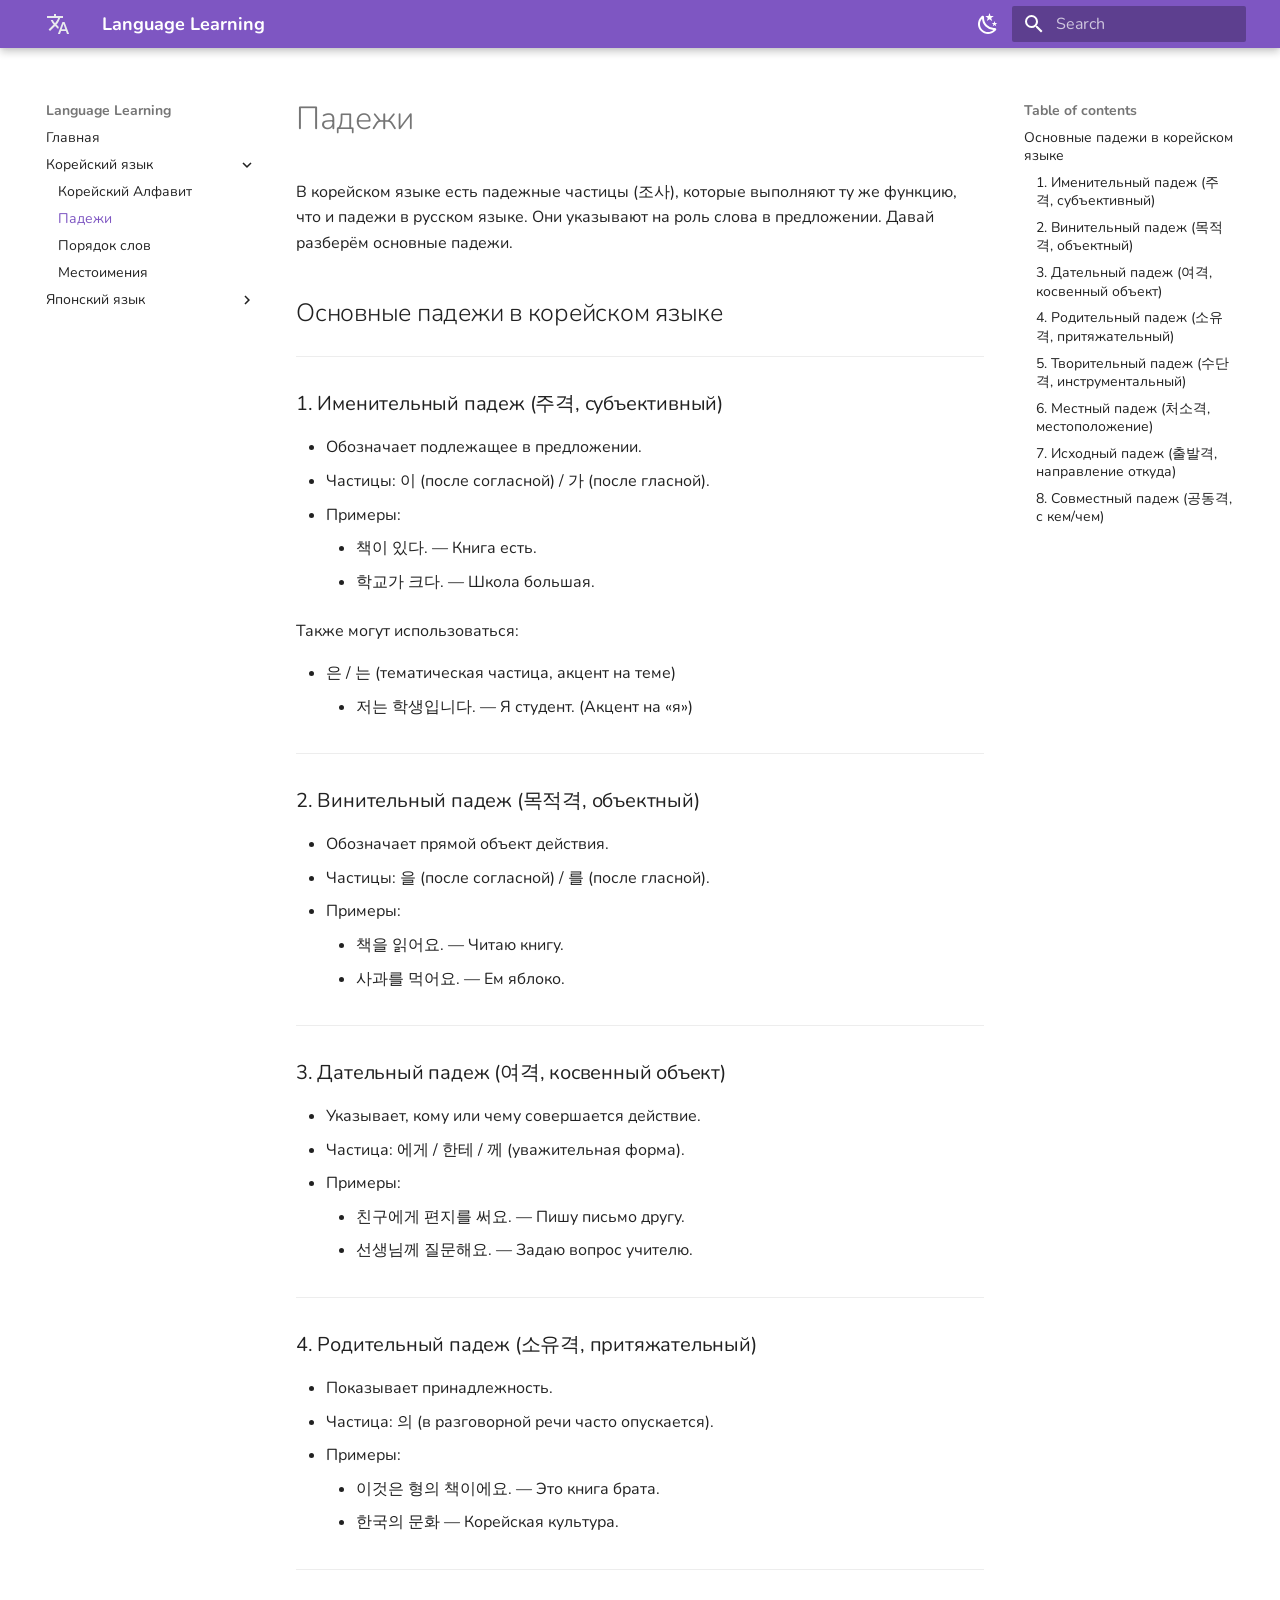
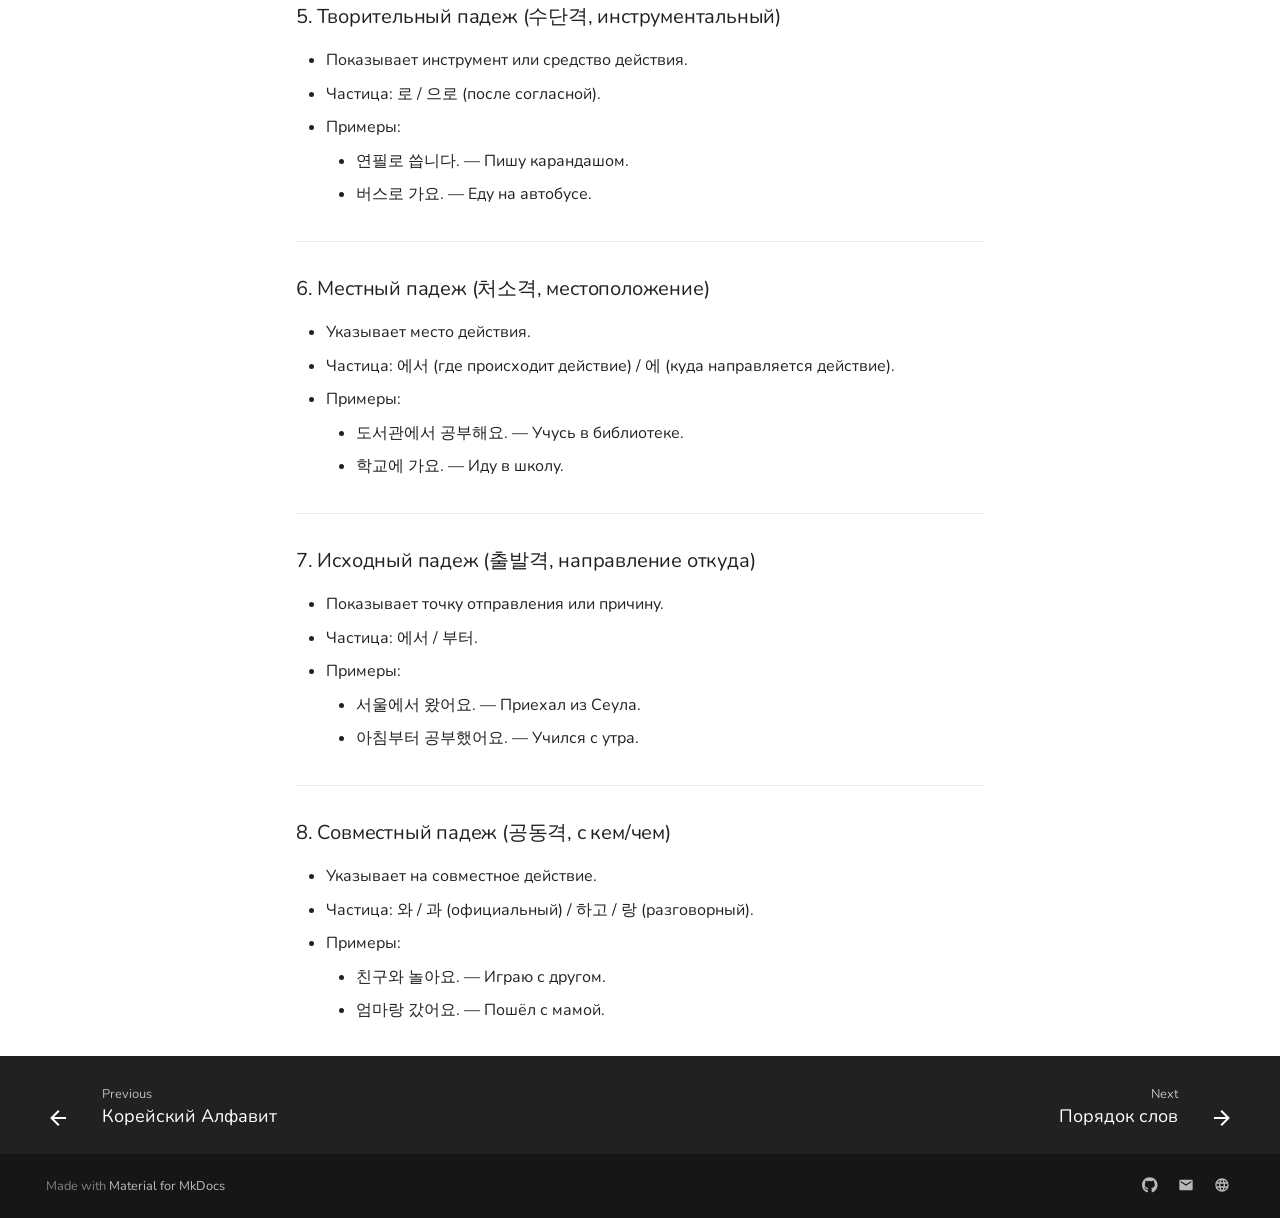
<file: korean/cases/index.html>
<!doctype html>
<html lang="en" class="no-js">
  <head>
    
      <meta charset="utf-8">
      <meta name="viewport" content="width=device-width,initial-scale=1">
      
      
      
      
        <link rel="prev" href="../alphabet/">
      
      
        <link rel="next" href="../word_order/">
      
      
      <link rel="icon" href="../../assets/favicon.ico">
      <meta name="generator" content="mkdocs-1.6.1, mkdocs-material-9.6.3">
    
    
      
        <title>Падежи - Language Learning</title>
      
    
    
      <link rel="stylesheet" href="../../assets/stylesheets/main.d7758b05.min.css">
      
        
        <link rel="stylesheet" href="../../assets/stylesheets/palette.06af60db.min.css">
      
      


    
    
      
    
    
      
        
        
        <link rel="preconnect" href="https://fonts.gstatic.com" crossorigin>
        <link rel="stylesheet" href="https://fonts.googleapis.com/css?family=Nunito:300,300i,400,400i,700,700i%7CSpace+Mono:400,400i,700,700i&display=fallback">
        <style>:root{--md-text-font:"Nunito";--md-code-font:"Space Mono"}</style>
      
    
    
    <script>__md_scope=new URL("../..",location),__md_hash=e=>[...e].reduce(((e,_)=>(e<<5)-e+_.charCodeAt(0)),0),__md_get=(e,_=localStorage,t=__md_scope)=>JSON.parse(_.getItem(t.pathname+"."+e)),__md_set=(e,_,t=localStorage,a=__md_scope)=>{try{t.setItem(a.pathname+"."+e,JSON.stringify(_))}catch(e){}}</script>
    
      

    
    
    
  </head>
  
  
    
    
      
    
    
    
    
    <body dir="ltr" data-md-color-scheme="default" data-md-color-primary="deep-purple" data-md-color-accent="deep-purple">
  
    
    <input class="md-toggle" data-md-toggle="drawer" type="checkbox" id="__drawer" autocomplete="off">
    <input class="md-toggle" data-md-toggle="search" type="checkbox" id="__search" autocomplete="off">
    <label class="md-overlay" for="__drawer"></label>
    <div data-md-component="skip">
      
        
        <a href="#_1" class="md-skip">
          Skip to content
        </a>
      
    </div>
    <div data-md-component="announce">
      
    </div>
    
    
      

  

<header class="md-header md-header--shadow" data-md-component="header">
  <nav class="md-header__inner md-grid" aria-label="Header">
    <a href="../.." title="Language Learning" class="md-header__button md-logo" aria-label="Language Learning" data-md-component="logo">
      
  <img src="../../assets/lang.svg" alt="logo">

    </a>
    <label class="md-header__button md-icon" for="__drawer">
      
      <svg xmlns="http://www.w3.org/2000/svg" viewBox="0 0 24 24"><path d="M3 6h18v2H3zm0 5h18v2H3zm0 5h18v2H3z"/></svg>
    </label>
    <div class="md-header__title" data-md-component="header-title">
      <div class="md-header__ellipsis">
        <div class="md-header__topic">
          <span class="md-ellipsis">
            Language Learning
          </span>
        </div>
        <div class="md-header__topic" data-md-component="header-topic">
          <span class="md-ellipsis">
            
              Падежи
            
          </span>
        </div>
      </div>
    </div>
    
      
        <form class="md-header__option" data-md-component="palette">
  
    
    
    
    <input class="md-option" data-md-color-media="(prefers-color-scheme: light)" data-md-color-scheme="default" data-md-color-primary="deep-purple" data-md-color-accent="deep-purple"  aria-label="Switch to dark mode"  type="radio" name="__palette" id="__palette_0">
    
      <label class="md-header__button md-icon" title="Switch to dark mode" for="__palette_1" hidden>
        <svg xmlns="http://www.w3.org/2000/svg" viewBox="0 0 24 24"><path d="m17.75 4.09-2.53 1.94.91 3.06-2.63-1.81-2.63 1.81.91-3.06-2.53-1.94L12.44 4l1.06-3 1.06 3zm3.5 6.91-1.64 1.25.59 1.98-1.7-1.17-1.7 1.17.59-1.98L15.75 11l2.06-.05L18.5 9l.69 1.95zm-2.28 4.95c.83-.08 1.72 1.1 1.19 1.85-.32.45-.66.87-1.08 1.27C15.17 23 8.84 23 4.94 19.07c-3.91-3.9-3.91-10.24 0-14.14.4-.4.82-.76 1.27-1.08.75-.53 1.93.36 1.85 1.19-.27 2.86.69 5.83 2.89 8.02a9.96 9.96 0 0 0 8.02 2.89m-1.64 2.02a12.08 12.08 0 0 1-7.8-3.47c-2.17-2.19-3.33-5-3.49-7.82-2.81 3.14-2.7 7.96.31 10.98 3.02 3.01 7.84 3.12 10.98.31"/></svg>
      </label>
    
  
    
    
    
    <input class="md-option" data-md-color-media="(prefers-color-scheme: dark)" data-md-color-scheme="slate" data-md-color-primary="indigo" data-md-color-accent="indigo"  aria-label="Switch to light mode"  type="radio" name="__palette" id="__palette_1">
    
      <label class="md-header__button md-icon" title="Switch to light mode" for="__palette_0" hidden>
        <svg xmlns="http://www.w3.org/2000/svg" viewBox="0 0 24 24"><path d="M12 7a5 5 0 0 1 5 5 5 5 0 0 1-5 5 5 5 0 0 1-5-5 5 5 0 0 1 5-5m0 2a3 3 0 0 0-3 3 3 3 0 0 0 3 3 3 3 0 0 0 3-3 3 3 0 0 0-3-3m0-7 2.39 3.42C13.65 5.15 12.84 5 12 5s-1.65.15-2.39.42zM3.34 7l4.16-.35A7.2 7.2 0 0 0 5.94 8.5c-.44.74-.69 1.5-.83 2.29zm.02 10 1.76-3.77a7.131 7.131 0 0 0 2.38 4.14zM20.65 7l-1.77 3.79a7.02 7.02 0 0 0-2.38-4.15zm-.01 10-4.14.36c.59-.51 1.12-1.14 1.54-1.86.42-.73.69-1.5.83-2.29zM12 22l-2.41-3.44c.74.27 1.55.44 2.41.44.82 0 1.63-.17 2.37-.44z"/></svg>
      </label>
    
  
</form>
      
    
    
      <script>var palette=__md_get("__palette");if(palette&&palette.color){if("(prefers-color-scheme)"===palette.color.media){var media=matchMedia("(prefers-color-scheme: light)"),input=document.querySelector(media.matches?"[data-md-color-media='(prefers-color-scheme: light)']":"[data-md-color-media='(prefers-color-scheme: dark)']");palette.color.media=input.getAttribute("data-md-color-media"),palette.color.scheme=input.getAttribute("data-md-color-scheme"),palette.color.primary=input.getAttribute("data-md-color-primary"),palette.color.accent=input.getAttribute("data-md-color-accent")}for(var[key,value]of Object.entries(palette.color))document.body.setAttribute("data-md-color-"+key,value)}</script>
    
    
    
      <label class="md-header__button md-icon" for="__search">
        
        <svg xmlns="http://www.w3.org/2000/svg" viewBox="0 0 24 24"><path d="M9.5 3A6.5 6.5 0 0 1 16 9.5c0 1.61-.59 3.09-1.56 4.23l.27.27h.79l5 5-1.5 1.5-5-5v-.79l-.27-.27A6.52 6.52 0 0 1 9.5 16 6.5 6.5 0 0 1 3 9.5 6.5 6.5 0 0 1 9.5 3m0 2C7 5 5 7 5 9.5S7 14 9.5 14 14 12 14 9.5 12 5 9.5 5"/></svg>
      </label>
      <div class="md-search" data-md-component="search" role="dialog">
  <label class="md-search__overlay" for="__search"></label>
  <div class="md-search__inner" role="search">
    <form class="md-search__form" name="search">
      <input type="text" class="md-search__input" name="query" aria-label="Search" placeholder="Search" autocapitalize="off" autocorrect="off" autocomplete="off" spellcheck="false" data-md-component="search-query" required>
      <label class="md-search__icon md-icon" for="__search">
        
        <svg xmlns="http://www.w3.org/2000/svg" viewBox="0 0 24 24"><path d="M9.5 3A6.5 6.5 0 0 1 16 9.5c0 1.61-.59 3.09-1.56 4.23l.27.27h.79l5 5-1.5 1.5-5-5v-.79l-.27-.27A6.52 6.52 0 0 1 9.5 16 6.5 6.5 0 0 1 3 9.5 6.5 6.5 0 0 1 9.5 3m0 2C7 5 5 7 5 9.5S7 14 9.5 14 14 12 14 9.5 12 5 9.5 5"/></svg>
        
        <svg xmlns="http://www.w3.org/2000/svg" viewBox="0 0 24 24"><path d="M20 11v2H8l5.5 5.5-1.42 1.42L4.16 12l7.92-7.92L13.5 5.5 8 11z"/></svg>
      </label>
      <nav class="md-search__options" aria-label="Search">
        
        <button type="reset" class="md-search__icon md-icon" title="Clear" aria-label="Clear" tabindex="-1">
          
          <svg xmlns="http://www.w3.org/2000/svg" viewBox="0 0 24 24"><path d="M19 6.41 17.59 5 12 10.59 6.41 5 5 6.41 10.59 12 5 17.59 6.41 19 12 13.41 17.59 19 19 17.59 13.41 12z"/></svg>
        </button>
      </nav>
      
        <div class="md-search__suggest" data-md-component="search-suggest"></div>
      
    </form>
    <div class="md-search__output">
      <div class="md-search__scrollwrap" tabindex="0" data-md-scrollfix>
        <div class="md-search-result" data-md-component="search-result">
          <div class="md-search-result__meta">
            Initializing search
          </div>
          <ol class="md-search-result__list" role="presentation"></ol>
        </div>
      </div>
    </div>
  </div>
</div>
    
    
  </nav>
  
</header>
    
    <div class="md-container" data-md-component="container">
      
      
        
          
        
      
      <main class="md-main" data-md-component="main">
        <div class="md-main__inner md-grid">
          
            
              
              <div class="md-sidebar md-sidebar--primary" data-md-component="sidebar" data-md-type="navigation" >
                <div class="md-sidebar__scrollwrap">
                  <div class="md-sidebar__inner">
                    



<nav class="md-nav md-nav--primary" aria-label="Navigation" data-md-level="0">
  <label class="md-nav__title" for="__drawer">
    <a href="../.." title="Language Learning" class="md-nav__button md-logo" aria-label="Language Learning" data-md-component="logo">
      
  <img src="../../assets/lang.svg" alt="logo">

    </a>
    Language Learning
  </label>
  
  <ul class="md-nav__list" data-md-scrollfix>
    
      
      
  
  
  
  
    <li class="md-nav__item">
      <a href="../.." class="md-nav__link">
        
  
  <span class="md-ellipsis">
    Главная
    
  </span>
  

      </a>
    </li>
  

    
      
      
  
  
    
  
  
  
    
    
    
    
    <li class="md-nav__item md-nav__item--active md-nav__item--nested">
      
        
        
        <input class="md-nav__toggle md-toggle " type="checkbox" id="__nav_2" checked>
        
          
          <label class="md-nav__link" for="__nav_2" id="__nav_2_label" tabindex="0">
            
  
  <span class="md-ellipsis">
    Корейский язык
    
  </span>
  

            <span class="md-nav__icon md-icon"></span>
          </label>
        
        <nav class="md-nav" data-md-level="1" aria-labelledby="__nav_2_label" aria-expanded="true">
          <label class="md-nav__title" for="__nav_2">
            <span class="md-nav__icon md-icon"></span>
            Корейский язык
          </label>
          <ul class="md-nav__list" data-md-scrollfix>
            
              
                
  
  
  
  
    <li class="md-nav__item">
      <a href="../alphabet/" class="md-nav__link">
        
  
  <span class="md-ellipsis">
    Корейский Алфавит
    
  </span>
  

      </a>
    </li>
  

              
            
              
                
  
  
    
  
  
  
    <li class="md-nav__item md-nav__item--active">
      
      <input class="md-nav__toggle md-toggle" type="checkbox" id="__toc">
      
      
        
      
      
        <label class="md-nav__link md-nav__link--active" for="__toc">
          
  
  <span class="md-ellipsis">
    Падежи
    
  </span>
  

          <span class="md-nav__icon md-icon"></span>
        </label>
      
      <a href="./" class="md-nav__link md-nav__link--active">
        
  
  <span class="md-ellipsis">
    Падежи
    
  </span>
  

      </a>
      
        

<nav class="md-nav md-nav--secondary" aria-label="Table of contents">
  
  
  
    
  
  
    <label class="md-nav__title" for="__toc">
      <span class="md-nav__icon md-icon"></span>
      Table of contents
    </label>
    <ul class="md-nav__list" data-md-component="toc" data-md-scrollfix>
      
        <li class="md-nav__item">
  <a href="#_2" class="md-nav__link">
    <span class="md-ellipsis">
      Основные падежи в корейском языке
    </span>
  </a>
  
    <nav class="md-nav" aria-label="Основные падежи в корейском языке">
      <ul class="md-nav__list">
        
          <li class="md-nav__item">
  <a href="#1" class="md-nav__link">
    <span class="md-ellipsis">
      1. Именительный падеж (주격, субъективный)
    </span>
  </a>
  
</li>
        
          <li class="md-nav__item">
  <a href="#2" class="md-nav__link">
    <span class="md-ellipsis">
      2. Винительный падеж (목적격, объектный)
    </span>
  </a>
  
</li>
        
          <li class="md-nav__item">
  <a href="#3" class="md-nav__link">
    <span class="md-ellipsis">
      3. Дательный падеж (여격, косвенный объект)
    </span>
  </a>
  
</li>
        
          <li class="md-nav__item">
  <a href="#4" class="md-nav__link">
    <span class="md-ellipsis">
      4. Родительный падеж (소유격, притяжательный)
    </span>
  </a>
  
</li>
        
          <li class="md-nav__item">
  <a href="#5" class="md-nav__link">
    <span class="md-ellipsis">
      5. Творительный падеж (수단격, инструментальный)
    </span>
  </a>
  
</li>
        
          <li class="md-nav__item">
  <a href="#6" class="md-nav__link">
    <span class="md-ellipsis">
      6. Местный падеж (처소격, местоположение)
    </span>
  </a>
  
</li>
        
          <li class="md-nav__item">
  <a href="#7" class="md-nav__link">
    <span class="md-ellipsis">
      7. Исходный падеж (출발격, направление откуда)
    </span>
  </a>
  
</li>
        
          <li class="md-nav__item">
  <a href="#8" class="md-nav__link">
    <span class="md-ellipsis">
      8. Совместный падеж (공동격, с кем/чем)
    </span>
  </a>
  
</li>
        
      </ul>
    </nav>
  
</li>
      
    </ul>
  
</nav>
      
    </li>
  

              
            
              
                
  
  
  
  
    <li class="md-nav__item">
      <a href="../word_order/" class="md-nav__link">
        
  
  <span class="md-ellipsis">
    Порядок слов
    
  </span>
  

      </a>
    </li>
  

              
            
              
                
  
  
  
  
    <li class="md-nav__item">
      <a href="../pronouns/" class="md-nav__link">
        
  
  <span class="md-ellipsis">
    Местоимения
    
  </span>
  

      </a>
    </li>
  

              
            
          </ul>
        </nav>
      
    </li>
  

    
      
      
  
  
  
  
    
    
    
    
    <li class="md-nav__item md-nav__item--nested">
      
        
        
        <input class="md-nav__toggle md-toggle " type="checkbox" id="__nav_3" >
        
          
          <label class="md-nav__link" for="__nav_3" id="__nav_3_label" tabindex="0">
            
  
  <span class="md-ellipsis">
    Японский язык
    
  </span>
  

            <span class="md-nav__icon md-icon"></span>
          </label>
        
        <nav class="md-nav" data-md-level="1" aria-labelledby="__nav_3_label" aria-expanded="false">
          <label class="md-nav__title" for="__nav_3">
            <span class="md-nav__icon md-icon"></span>
            Японский язык
          </label>
          <ul class="md-nav__list" data-md-scrollfix>
            
              
                
  
  
  
  
    <li class="md-nav__item">
      <a href="../../japanese/alphabet/" class="md-nav__link">
        
  
  <span class="md-ellipsis">
    Японский Алфавит
    
  </span>
  

      </a>
    </li>
  

              
            
              
                
  
  
  
  
    <li class="md-nav__item">
      <a href="../../japanese/cases/" class="md-nav__link">
        
  
  <span class="md-ellipsis">
    Падежи
    
  </span>
  

      </a>
    </li>
  

              
            
              
                
  
  
  
  
    <li class="md-nav__item">
      <a href="../../japanese/word_order/" class="md-nav__link">
        
  
  <span class="md-ellipsis">
    Порядок слов
    
  </span>
  

      </a>
    </li>
  

              
            
              
                
  
  
  
  
    <li class="md-nav__item">
      <a href="../../japanese/verbs/" class="md-nav__link">
        
  
  <span class="md-ellipsis">
    Глаголы
    
  </span>
  

      </a>
    </li>
  

              
            
              
                
  
  
  
  
    <li class="md-nav__item">
      <a href="../../japanese/adjectives/" class="md-nav__link">
        
  
  <span class="md-ellipsis">
    Прилагательные
    
  </span>
  

      </a>
    </li>
  

              
            
          </ul>
        </nav>
      
    </li>
  

    
  </ul>
</nav>
                  </div>
                </div>
              </div>
            
            
              
              <div class="md-sidebar md-sidebar--secondary" data-md-component="sidebar" data-md-type="toc" >
                <div class="md-sidebar__scrollwrap">
                  <div class="md-sidebar__inner">
                    

<nav class="md-nav md-nav--secondary" aria-label="Table of contents">
  
  
  
    
  
  
    <label class="md-nav__title" for="__toc">
      <span class="md-nav__icon md-icon"></span>
      Table of contents
    </label>
    <ul class="md-nav__list" data-md-component="toc" data-md-scrollfix>
      
        <li class="md-nav__item">
  <a href="#_2" class="md-nav__link">
    <span class="md-ellipsis">
      Основные падежи в корейском языке
    </span>
  </a>
  
    <nav class="md-nav" aria-label="Основные падежи в корейском языке">
      <ul class="md-nav__list">
        
          <li class="md-nav__item">
  <a href="#1" class="md-nav__link">
    <span class="md-ellipsis">
      1. Именительный падеж (주격, субъективный)
    </span>
  </a>
  
</li>
        
          <li class="md-nav__item">
  <a href="#2" class="md-nav__link">
    <span class="md-ellipsis">
      2. Винительный падеж (목적격, объектный)
    </span>
  </a>
  
</li>
        
          <li class="md-nav__item">
  <a href="#3" class="md-nav__link">
    <span class="md-ellipsis">
      3. Дательный падеж (여격, косвенный объект)
    </span>
  </a>
  
</li>
        
          <li class="md-nav__item">
  <a href="#4" class="md-nav__link">
    <span class="md-ellipsis">
      4. Родительный падеж (소유격, притяжательный)
    </span>
  </a>
  
</li>
        
          <li class="md-nav__item">
  <a href="#5" class="md-nav__link">
    <span class="md-ellipsis">
      5. Творительный падеж (수단격, инструментальный)
    </span>
  </a>
  
</li>
        
          <li class="md-nav__item">
  <a href="#6" class="md-nav__link">
    <span class="md-ellipsis">
      6. Местный падеж (처소격, местоположение)
    </span>
  </a>
  
</li>
        
          <li class="md-nav__item">
  <a href="#7" class="md-nav__link">
    <span class="md-ellipsis">
      7. Исходный падеж (출발격, направление откуда)
    </span>
  </a>
  
</li>
        
          <li class="md-nav__item">
  <a href="#8" class="md-nav__link">
    <span class="md-ellipsis">
      8. Совместный падеж (공동격, с кем/чем)
    </span>
  </a>
  
</li>
        
      </ul>
    </nav>
  
</li>
      
    </ul>
  
</nav>
                  </div>
                </div>
              </div>
            
          
          
            <div class="md-content" data-md-component="content">
              <article class="md-content__inner md-typeset">
                
                  



<h1 id="_1">Падежи</h1>
<p>В корейском языке есть падежные частицы (조사), которые выполняют ту же функцию, что и падежи в русском языке. Они указывают на роль слова в предложении. Давай разберём основные падежи.</p>
<h2 id="_2">Основные падежи в корейском языке</h2>
<hr />
<h3 id="1">1. Именительный падеж (주격, субъективный)</h3>
<ul>
<li>Обозначает подлежащее в предложении.</li>
<li>Частицы: 이 (после согласной) / 가 (после гласной).</li>
<li>Примеры:<ul>
<li>책이 있다. — Книга есть.</li>
<li>학교가 크다. — Школа большая.</li>
</ul>
</li>
</ul>
<p>Также могут использоваться:</p>
<ul>
<li>은 / 는 (тематическая частица, акцент на теме)<ul>
<li>저는 학생입니다. — Я студент. (Акцент на «я»)</li>
</ul>
</li>
</ul>
<hr />
<h3 id="2">2. Винительный падеж (목적격, объектный)</h3>
<ul>
<li>Обозначает прямой объект действия.</li>
<li>Частицы: 을 (после согласной) / 를 (после гласной).</li>
<li>Примеры:<ul>
<li>책을 읽어요. — Читаю книгу.</li>
<li>사과를 먹어요. — Ем яблоко.</li>
</ul>
</li>
</ul>
<hr />
<h3 id="3">3. Дательный падеж (여격, косвенный объект)</h3>
<ul>
<li>Указывает, кому или чему совершается действие.</li>
<li>Частица: 에게 / 한테 / 께 (уважительная форма).</li>
<li>Примеры:<ul>
<li>친구에게 편지를 써요. — Пишу письмо другу.</li>
<li>선생님께 질문해요. — Задаю вопрос учителю.</li>
</ul>
</li>
</ul>
<hr />
<h3 id="4">4. Родительный падеж (소유격, притяжательный)</h3>
<ul>
<li>Показывает принадлежность.</li>
<li>Частица: 의 (в разговорной речи часто опускается).</li>
<li>Примеры:<ul>
<li>이것은 형의 책이에요. — Это книга брата.</li>
<li>한국의 문화 — Корейская культура.</li>
</ul>
</li>
</ul>
<hr />
<h3 id="5">5. Творительный падеж (수단격, инструментальный)</h3>
<ul>
<li>Показывает инструмент или средство действия.</li>
<li>Частица: 로 / 으로 (после согласной).</li>
<li>Примеры:<ul>
<li>연필로 씁니다. — Пишу карандашом.</li>
<li>버스로 가요. — Еду на автобусе.</li>
</ul>
</li>
</ul>
<hr />
<h3 id="6">6. Местный падеж (처소격, местоположение)</h3>
<ul>
<li>Указывает место действия.</li>
<li>Частица: 에서 (где происходит действие) / 에 (куда направляется действие).</li>
<li>Примеры:<ul>
<li>도서관에서 공부해요. — Учусь в библиотеке.</li>
<li>학교에 가요. — Иду в школу.</li>
</ul>
</li>
</ul>
<hr />
<h3 id="7">7. Исходный падеж (출발격, направление откуда)</h3>
<ul>
<li>Показывает точку отправления или причину.</li>
<li>Частица: 에서 / 부터.</li>
<li>Примеры:<ul>
<li>서울에서 왔어요. — Приехал из Сеула.</li>
<li>아침부터 공부했어요. — Учился с утра.</li>
</ul>
</li>
</ul>
<hr />
<h3 id="8">8. Совместный падеж (공동격, с кем/чем)</h3>
<ul>
<li>Указывает на совместное действие.</li>
<li>Частица: 와 / 과 (официальный) / 하고 / 랑 (разговорный).</li>
<li>Примеры:<ul>
<li>친구와 놀아요. — Играю с другом.</li>
<li>엄마랑 갔어요. — Пошёл с мамой.</li>
</ul>
</li>
</ul>












                
              </article>
            </div>
          
          
<script>var target=document.getElementById(location.hash.slice(1));target&&target.name&&(target.checked=target.name.startsWith("__tabbed_"))</script>
        </div>
        
      </main>
      
        <footer class="md-footer">
  
    
      
      <nav class="md-footer__inner md-grid" aria-label="Footer" >
        
          
          <a href="../alphabet/" class="md-footer__link md-footer__link--prev" aria-label="Previous: Корейский Алфавит">
            <div class="md-footer__button md-icon">
              
              <svg xmlns="http://www.w3.org/2000/svg" viewBox="0 0 24 24"><path d="M20 11v2H8l5.5 5.5-1.42 1.42L4.16 12l7.92-7.92L13.5 5.5 8 11z"/></svg>
            </div>
            <div class="md-footer__title">
              <span class="md-footer__direction">
                Previous
              </span>
              <div class="md-ellipsis">
                Корейский Алфавит
              </div>
            </div>
          </a>
        
        
          
          <a href="../word_order/" class="md-footer__link md-footer__link--next" aria-label="Next: Порядок слов">
            <div class="md-footer__title">
              <span class="md-footer__direction">
                Next
              </span>
              <div class="md-ellipsis">
                Порядок слов
              </div>
            </div>
            <div class="md-footer__button md-icon">
              
              <svg xmlns="http://www.w3.org/2000/svg" viewBox="0 0 24 24"><path d="M4 11v2h12l-5.5 5.5 1.42 1.42L19.84 12l-7.92-7.92L10.5 5.5 16 11z"/></svg>
            </div>
          </a>
        
      </nav>
    
  
  <div class="md-footer-meta md-typeset">
    <div class="md-footer-meta__inner md-grid">
      <div class="md-copyright">
  
  
    Made with
    <a href="https://squidfunk.github.io/mkdocs-material/" target="_blank" rel="noopener">
      Material for MkDocs
    </a>
  
</div>
      
        <div class="md-social">
  
    
    
    
    
      
      
    
    <a href="https://github.com/likeauser9" target="_blank" rel="noopener" title="github.com" class="md-social__link">
      <svg xmlns="http://www.w3.org/2000/svg" viewBox="0 0 496 512"><!--! Font Awesome Free 6.7.2 by @fontawesome - https://fontawesome.com License - https://fontawesome.com/license/free (Icons: CC BY 4.0, Fonts: SIL OFL 1.1, Code: MIT License) Copyright 2024 Fonticons, Inc.--><path d="M165.9 397.4c0 2-2.3 3.6-5.2 3.6-3.3.3-5.6-1.3-5.6-3.6 0-2 2.3-3.6 5.2-3.6 3-.3 5.6 1.3 5.6 3.6m-31.1-4.5c-.7 2 1.3 4.3 4.3 4.9 2.6 1 5.6 0 6.2-2s-1.3-4.3-4.3-5.2c-2.6-.7-5.5.3-6.2 2.3m44.2-1.7c-2.9.7-4.9 2.6-4.6 4.9.3 2 2.9 3.3 5.9 2.6 2.9-.7 4.9-2.6 4.6-4.6-.3-1.9-3-3.2-5.9-2.9M244.8 8C106.1 8 0 113.3 0 252c0 110.9 69.8 205.8 169.5 239.2 12.8 2.3 17.3-5.6 17.3-12.1 0-6.2-.3-40.4-.3-61.4 0 0-70 15-84.7-29.8 0 0-11.4-29.1-27.8-36.6 0 0-22.9-15.7 1.6-15.4 0 0 24.9 2 38.6 25.8 21.9 38.6 58.6 27.5 72.9 20.9 2.3-16 8.8-27.1 16-33.7-55.9-6.2-112.3-14.3-112.3-110.5 0-27.5 7.6-41.3 23.6-58.9-2.6-6.5-11.1-33.3 2.6-67.9 20.9-6.5 69 27 69 27 20-5.6 41.5-8.5 62.8-8.5s42.8 2.9 62.8 8.5c0 0 48.1-33.6 69-27 13.7 34.7 5.2 61.4 2.6 67.9 16 17.7 25.8 31.5 25.8 58.9 0 96.5-58.9 104.2-114.8 110.5 9.2 7.9 17 22.9 17 46.4 0 33.7-.3 75.4-.3 83.6 0 6.5 4.6 14.4 17.3 12.1C428.2 457.8 496 362.9 496 252 496 113.3 383.5 8 244.8 8M97.2 352.9c-1.3 1-1 3.3.7 5.2 1.6 1.6 3.9 2.3 5.2 1 1.3-1 1-3.3-.7-5.2-1.6-1.6-3.9-2.3-5.2-1m-10.8-8.1c-.7 1.3.3 2.9 2.3 3.9 1.6 1 3.6.7 4.3-.7.7-1.3-.3-2.9-2.3-3.9-2-.6-3.6-.3-4.3.7m32.4 35.6c-1.6 1.3-1 4.3 1.3 6.2 2.3 2.3 5.2 2.6 6.5 1 1.3-1.3.7-4.3-1.3-6.2-2.2-2.3-5.2-2.6-6.5-1m-11.4-14.7c-1.6 1-1.6 3.6 0 5.9s4.3 3.3 5.6 2.3c1.6-1.3 1.6-3.9 0-6.2-1.4-2.3-4-3.3-5.6-2"/></svg>
    </a>
  
    
    
    
    
    <a href="mailto:frdwoz5@gmail.com" target="_blank" rel="noopener" title="" class="md-social__link">
      <svg xmlns="http://www.w3.org/2000/svg" viewBox="0 0 24 24"><path d="m20 8-8 5-8-5V6l8 5 8-5m0-2H4c-1.11 0-2 .89-2 2v12a2 2 0 0 0 2 2h16a2 2 0 0 0 2-2V6a2 2 0 0 0-2-2"/></svg>
    </a>
  
    
    
    
    
      
      
    
    <a href="https://yourwebsite.com" target="_blank" rel="noopener" title="yourwebsite.com" class="md-social__link">
      <svg xmlns="http://www.w3.org/2000/svg" viewBox="0 0 24 24"><path d="M16.36 14c.08-.66.14-1.32.14-2s-.06-1.34-.14-2h3.38c.16.64.26 1.31.26 2s-.1 1.36-.26 2m-5.15 5.56c.6-1.11 1.06-2.31 1.38-3.56h2.95a8.03 8.03 0 0 1-4.33 3.56M14.34 14H9.66c-.1-.66-.16-1.32-.16-2s.06-1.35.16-2h4.68c.09.65.16 1.32.16 2s-.07 1.34-.16 2M12 19.96c-.83-1.2-1.5-2.53-1.91-3.96h3.82c-.41 1.43-1.08 2.76-1.91 3.96M8 8H5.08A7.92 7.92 0 0 1 9.4 4.44C8.8 5.55 8.35 6.75 8 8m-2.92 8H8c.35 1.25.8 2.45 1.4 3.56A8 8 0 0 1 5.08 16m-.82-2C4.1 13.36 4 12.69 4 12s.1-1.36.26-2h3.38c-.08.66-.14 1.32-.14 2s.06 1.34.14 2M12 4.03c.83 1.2 1.5 2.54 1.91 3.97h-3.82c.41-1.43 1.08-2.77 1.91-3.97M18.92 8h-2.95a15.7 15.7 0 0 0-1.38-3.56c1.84.63 3.37 1.9 4.33 3.56M12 2C6.47 2 2 6.5 2 12a10 10 0 0 0 10 10 10 10 0 0 0 10-10A10 10 0 0 0 12 2"/></svg>
    </a>
  
</div>
      
    </div>
  </div>
</footer>
      
    </div>
    <div class="md-dialog" data-md-component="dialog">
      <div class="md-dialog__inner md-typeset"></div>
    </div>
    
    
    <script id="__config" type="application/json">{"base": "../..", "features": ["navigation.footer", "navigation.instant", "search.suggest", "search.highlighting"], "search": "../../assets/javascripts/workers/search.f8cc74c7.min.js", "translations": {"clipboard.copied": "Copied to clipboard", "clipboard.copy": "Copy to clipboard", "search.result.more.one": "1 more on this page", "search.result.more.other": "# more on this page", "search.result.none": "No matching documents", "search.result.one": "1 matching document", "search.result.other": "# matching documents", "search.result.placeholder": "Type to start searching", "search.result.term.missing": "Missing", "select.version": "Select version"}}</script>
    
    
      <script src="../../assets/javascripts/bundle.f1b6f286.min.js"></script>
      
    
  </body>
</html>
</file>
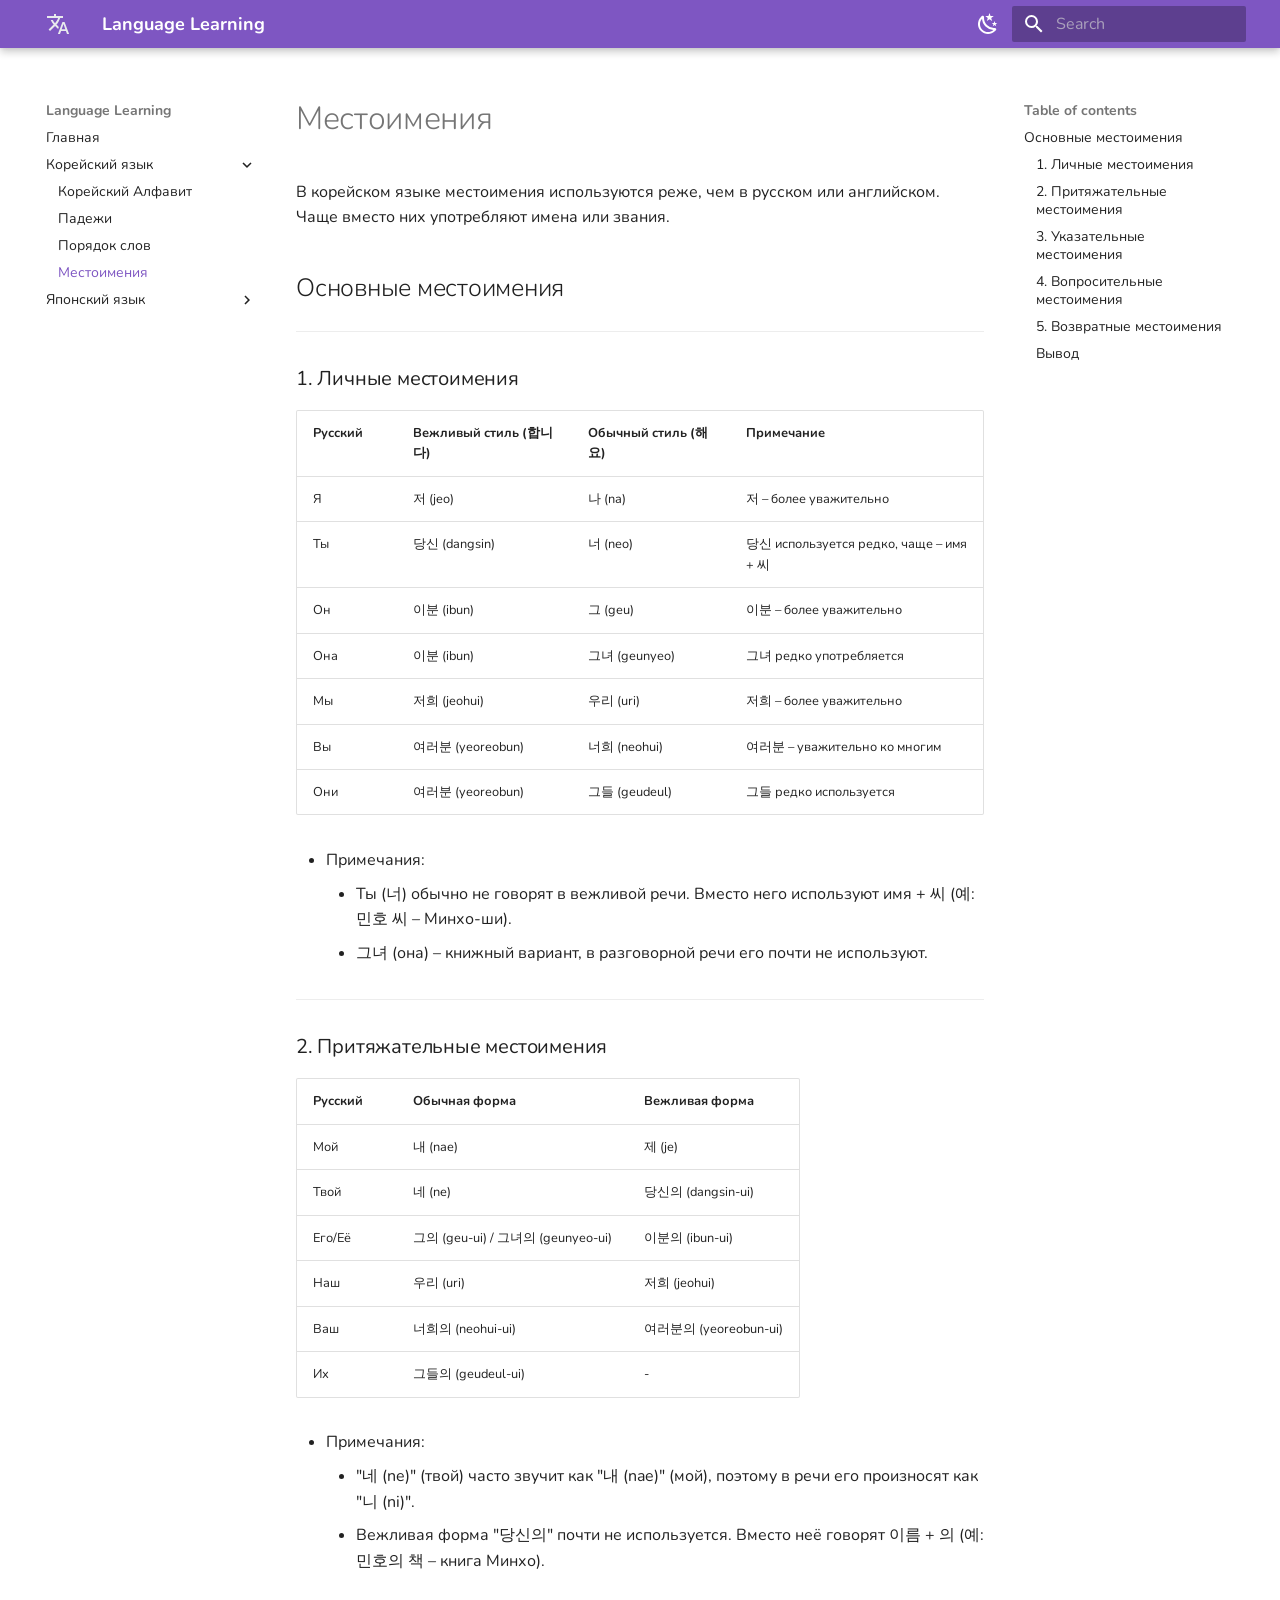
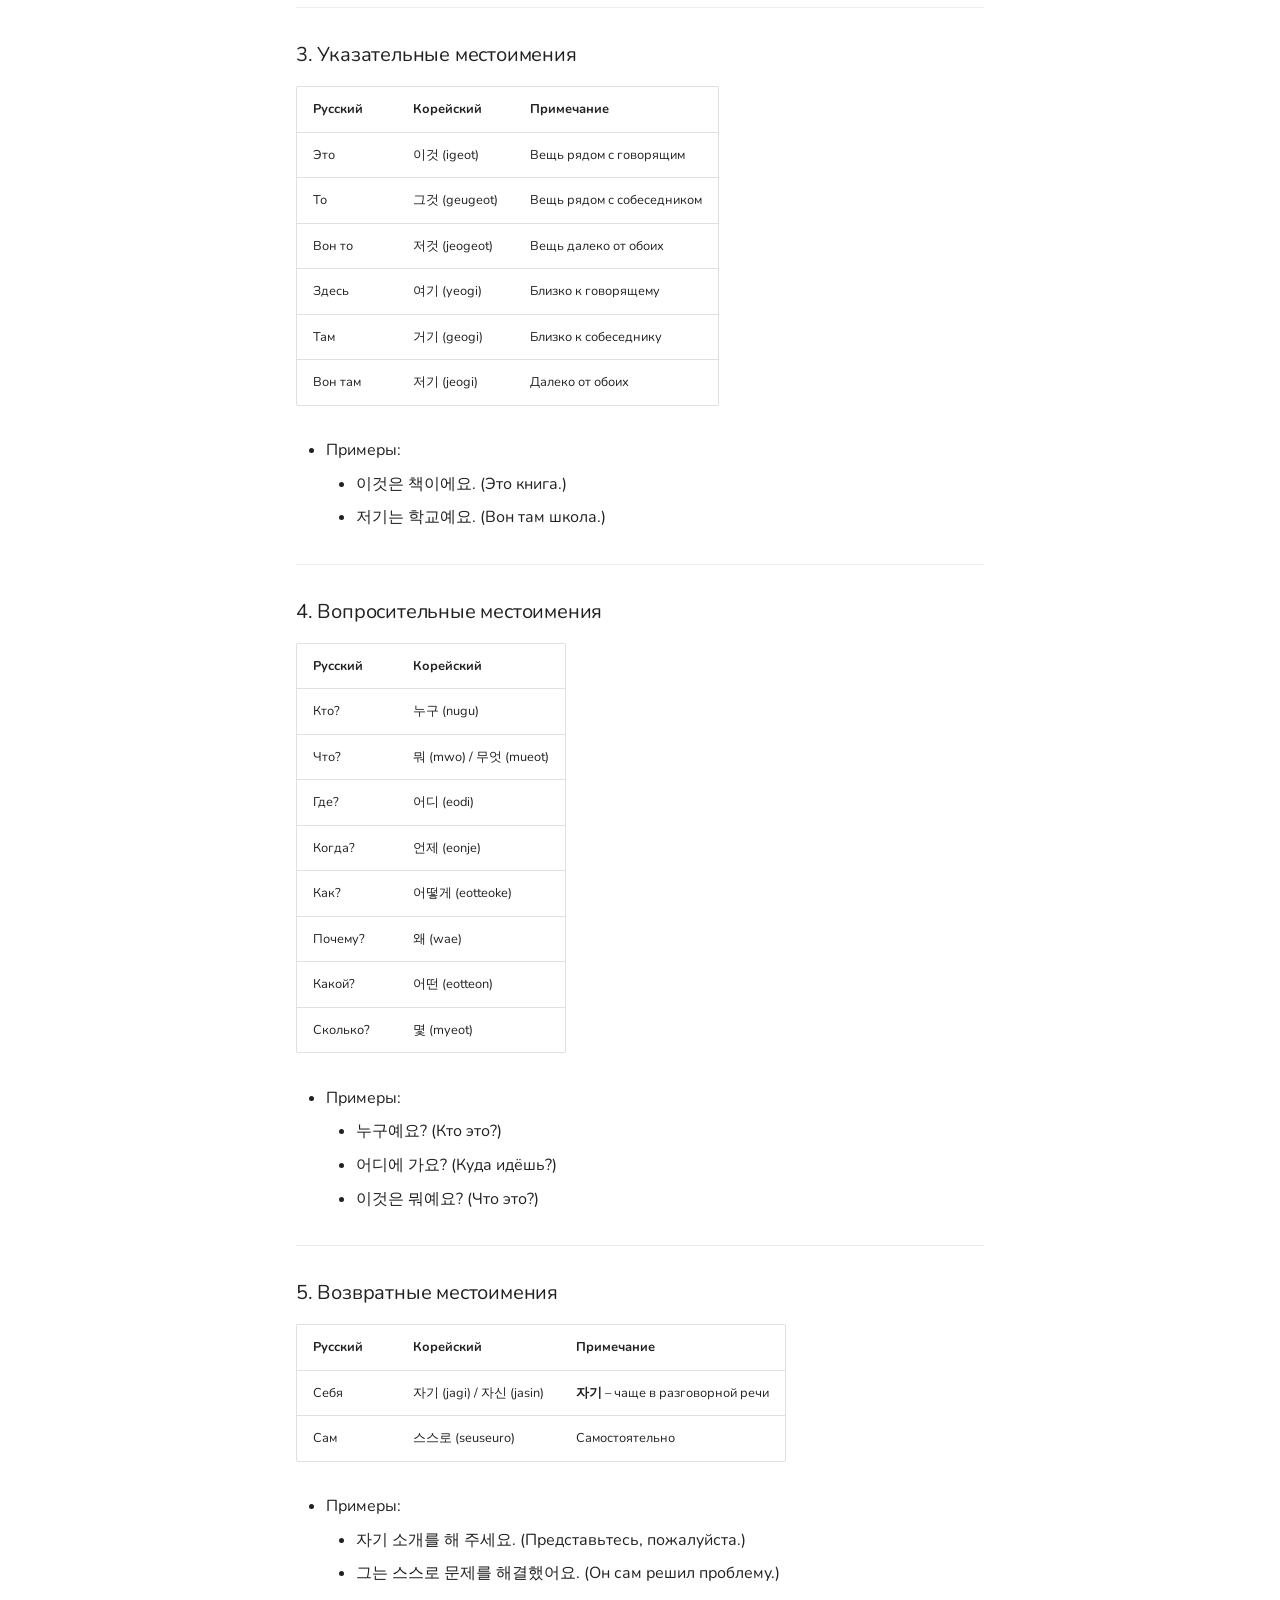
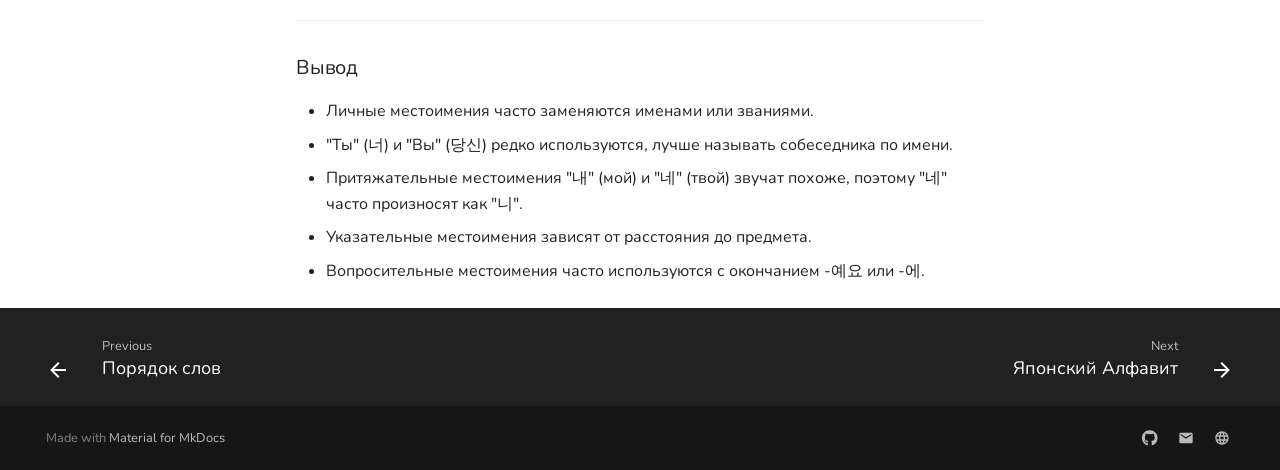
<file: korean/pronouns/index.html>
<!doctype html>
<html lang="en" class="no-js">
  <head>
    
      <meta charset="utf-8">
      <meta name="viewport" content="width=device-width,initial-scale=1">
      
      
      
      
        <link rel="prev" href="../word_order/">
      
      
        <link rel="next" href="../../japanese/alphabet/">
      
      
      <link rel="icon" href="../../assets/favicon.ico">
      <meta name="generator" content="mkdocs-1.6.1, mkdocs-material-9.6.3">
    
    
      
        <title>Местоимения - Language Learning</title>
      
    
    
      <link rel="stylesheet" href="../../assets/stylesheets/main.d7758b05.min.css">
      
        
        <link rel="stylesheet" href="../../assets/stylesheets/palette.06af60db.min.css">
      
      


    
    
      
    
    
      
        
        
        <link rel="preconnect" href="https://fonts.gstatic.com" crossorigin>
        <link rel="stylesheet" href="https://fonts.googleapis.com/css?family=Nunito:300,300i,400,400i,700,700i%7CSpace+Mono:400,400i,700,700i&display=fallback">
        <style>:root{--md-text-font:"Nunito";--md-code-font:"Space Mono"}</style>
      
    
    
    <script>__md_scope=new URL("../..",location),__md_hash=e=>[...e].reduce(((e,_)=>(e<<5)-e+_.charCodeAt(0)),0),__md_get=(e,_=localStorage,t=__md_scope)=>JSON.parse(_.getItem(t.pathname+"."+e)),__md_set=(e,_,t=localStorage,a=__md_scope)=>{try{t.setItem(a.pathname+"."+e,JSON.stringify(_))}catch(e){}}</script>
    
      

    
    
    
  </head>
  
  
    
    
      
    
    
    
    
    <body dir="ltr" data-md-color-scheme="default" data-md-color-primary="deep-purple" data-md-color-accent="deep-purple">
  
    
    <input class="md-toggle" data-md-toggle="drawer" type="checkbox" id="__drawer" autocomplete="off">
    <input class="md-toggle" data-md-toggle="search" type="checkbox" id="__search" autocomplete="off">
    <label class="md-overlay" for="__drawer"></label>
    <div data-md-component="skip">
      
        
        <a href="#_1" class="md-skip">
          Skip to content
        </a>
      
    </div>
    <div data-md-component="announce">
      
    </div>
    
    
      

  

<header class="md-header md-header--shadow" data-md-component="header">
  <nav class="md-header__inner md-grid" aria-label="Header">
    <a href="../.." title="Language Learning" class="md-header__button md-logo" aria-label="Language Learning" data-md-component="logo">
      
  <img src="../../assets/lang.svg" alt="logo">

    </a>
    <label class="md-header__button md-icon" for="__drawer">
      
      <svg xmlns="http://www.w3.org/2000/svg" viewBox="0 0 24 24"><path d="M3 6h18v2H3zm0 5h18v2H3zm0 5h18v2H3z"/></svg>
    </label>
    <div class="md-header__title" data-md-component="header-title">
      <div class="md-header__ellipsis">
        <div class="md-header__topic">
          <span class="md-ellipsis">
            Language Learning
          </span>
        </div>
        <div class="md-header__topic" data-md-component="header-topic">
          <span class="md-ellipsis">
            
              Местоимения
            
          </span>
        </div>
      </div>
    </div>
    
      
        <form class="md-header__option" data-md-component="palette">
  
    
    
    
    <input class="md-option" data-md-color-media="(prefers-color-scheme: light)" data-md-color-scheme="default" data-md-color-primary="deep-purple" data-md-color-accent="deep-purple"  aria-label="Switch to dark mode"  type="radio" name="__palette" id="__palette_0">
    
      <label class="md-header__button md-icon" title="Switch to dark mode" for="__palette_1" hidden>
        <svg xmlns="http://www.w3.org/2000/svg" viewBox="0 0 24 24"><path d="m17.75 4.09-2.53 1.94.91 3.06-2.63-1.81-2.63 1.81.91-3.06-2.53-1.94L12.44 4l1.06-3 1.06 3zm3.5 6.91-1.64 1.25.59 1.98-1.7-1.17-1.7 1.17.59-1.98L15.75 11l2.06-.05L18.5 9l.69 1.95zm-2.28 4.95c.83-.08 1.72 1.1 1.19 1.85-.32.45-.66.87-1.08 1.27C15.17 23 8.84 23 4.94 19.07c-3.91-3.9-3.91-10.24 0-14.14.4-.4.82-.76 1.27-1.08.75-.53 1.93.36 1.85 1.19-.27 2.86.69 5.83 2.89 8.02a9.96 9.96 0 0 0 8.02 2.89m-1.64 2.02a12.08 12.08 0 0 1-7.8-3.47c-2.17-2.19-3.33-5-3.49-7.82-2.81 3.14-2.7 7.96.31 10.98 3.02 3.01 7.84 3.12 10.98.31"/></svg>
      </label>
    
  
    
    
    
    <input class="md-option" data-md-color-media="(prefers-color-scheme: dark)" data-md-color-scheme="slate" data-md-color-primary="indigo" data-md-color-accent="indigo"  aria-label="Switch to light mode"  type="radio" name="__palette" id="__palette_1">
    
      <label class="md-header__button md-icon" title="Switch to light mode" for="__palette_0" hidden>
        <svg xmlns="http://www.w3.org/2000/svg" viewBox="0 0 24 24"><path d="M12 7a5 5 0 0 1 5 5 5 5 0 0 1-5 5 5 5 0 0 1-5-5 5 5 0 0 1 5-5m0 2a3 3 0 0 0-3 3 3 3 0 0 0 3 3 3 3 0 0 0 3-3 3 3 0 0 0-3-3m0-7 2.39 3.42C13.65 5.15 12.84 5 12 5s-1.65.15-2.39.42zM3.34 7l4.16-.35A7.2 7.2 0 0 0 5.94 8.5c-.44.74-.69 1.5-.83 2.29zm.02 10 1.76-3.77a7.131 7.131 0 0 0 2.38 4.14zM20.65 7l-1.77 3.79a7.02 7.02 0 0 0-2.38-4.15zm-.01 10-4.14.36c.59-.51 1.12-1.14 1.54-1.86.42-.73.69-1.5.83-2.29zM12 22l-2.41-3.44c.74.27 1.55.44 2.41.44.82 0 1.63-.17 2.37-.44z"/></svg>
      </label>
    
  
</form>
      
    
    
      <script>var palette=__md_get("__palette");if(palette&&palette.color){if("(prefers-color-scheme)"===palette.color.media){var media=matchMedia("(prefers-color-scheme: light)"),input=document.querySelector(media.matches?"[data-md-color-media='(prefers-color-scheme: light)']":"[data-md-color-media='(prefers-color-scheme: dark)']");palette.color.media=input.getAttribute("data-md-color-media"),palette.color.scheme=input.getAttribute("data-md-color-scheme"),palette.color.primary=input.getAttribute("data-md-color-primary"),palette.color.accent=input.getAttribute("data-md-color-accent")}for(var[key,value]of Object.entries(palette.color))document.body.setAttribute("data-md-color-"+key,value)}</script>
    
    
    
      <label class="md-header__button md-icon" for="__search">
        
        <svg xmlns="http://www.w3.org/2000/svg" viewBox="0 0 24 24"><path d="M9.5 3A6.5 6.5 0 0 1 16 9.5c0 1.61-.59 3.09-1.56 4.23l.27.27h.79l5 5-1.5 1.5-5-5v-.79l-.27-.27A6.52 6.52 0 0 1 9.5 16 6.5 6.5 0 0 1 3 9.5 6.5 6.5 0 0 1 9.5 3m0 2C7 5 5 7 5 9.5S7 14 9.5 14 14 12 14 9.5 12 5 9.5 5"/></svg>
      </label>
      <div class="md-search" data-md-component="search" role="dialog">
  <label class="md-search__overlay" for="__search"></label>
  <div class="md-search__inner" role="search">
    <form class="md-search__form" name="search">
      <input type="text" class="md-search__input" name="query" aria-label="Search" placeholder="Search" autocapitalize="off" autocorrect="off" autocomplete="off" spellcheck="false" data-md-component="search-query" required>
      <label class="md-search__icon md-icon" for="__search">
        
        <svg xmlns="http://www.w3.org/2000/svg" viewBox="0 0 24 24"><path d="M9.5 3A6.5 6.5 0 0 1 16 9.5c0 1.61-.59 3.09-1.56 4.23l.27.27h.79l5 5-1.5 1.5-5-5v-.79l-.27-.27A6.52 6.52 0 0 1 9.5 16 6.5 6.5 0 0 1 3 9.5 6.5 6.5 0 0 1 9.5 3m0 2C7 5 5 7 5 9.5S7 14 9.5 14 14 12 14 9.5 12 5 9.5 5"/></svg>
        
        <svg xmlns="http://www.w3.org/2000/svg" viewBox="0 0 24 24"><path d="M20 11v2H8l5.5 5.5-1.42 1.42L4.16 12l7.92-7.92L13.5 5.5 8 11z"/></svg>
      </label>
      <nav class="md-search__options" aria-label="Search">
        
        <button type="reset" class="md-search__icon md-icon" title="Clear" aria-label="Clear" tabindex="-1">
          
          <svg xmlns="http://www.w3.org/2000/svg" viewBox="0 0 24 24"><path d="M19 6.41 17.59 5 12 10.59 6.41 5 5 6.41 10.59 12 5 17.59 6.41 19 12 13.41 17.59 19 19 17.59 13.41 12z"/></svg>
        </button>
      </nav>
      
        <div class="md-search__suggest" data-md-component="search-suggest"></div>
      
    </form>
    <div class="md-search__output">
      <div class="md-search__scrollwrap" tabindex="0" data-md-scrollfix>
        <div class="md-search-result" data-md-component="search-result">
          <div class="md-search-result__meta">
            Initializing search
          </div>
          <ol class="md-search-result__list" role="presentation"></ol>
        </div>
      </div>
    </div>
  </div>
</div>
    
    
  </nav>
  
</header>
    
    <div class="md-container" data-md-component="container">
      
      
        
          
        
      
      <main class="md-main" data-md-component="main">
        <div class="md-main__inner md-grid">
          
            
              
              <div class="md-sidebar md-sidebar--primary" data-md-component="sidebar" data-md-type="navigation" >
                <div class="md-sidebar__scrollwrap">
                  <div class="md-sidebar__inner">
                    



<nav class="md-nav md-nav--primary" aria-label="Navigation" data-md-level="0">
  <label class="md-nav__title" for="__drawer">
    <a href="../.." title="Language Learning" class="md-nav__button md-logo" aria-label="Language Learning" data-md-component="logo">
      
  <img src="../../assets/lang.svg" alt="logo">

    </a>
    Language Learning
  </label>
  
  <ul class="md-nav__list" data-md-scrollfix>
    
      
      
  
  
  
  
    <li class="md-nav__item">
      <a href="../.." class="md-nav__link">
        
  
  <span class="md-ellipsis">
    Главная
    
  </span>
  

      </a>
    </li>
  

    
      
      
  
  
    
  
  
  
    
    
    
    
    <li class="md-nav__item md-nav__item--active md-nav__item--nested">
      
        
        
        <input class="md-nav__toggle md-toggle " type="checkbox" id="__nav_2" checked>
        
          
          <label class="md-nav__link" for="__nav_2" id="__nav_2_label" tabindex="0">
            
  
  <span class="md-ellipsis">
    Корейский язык
    
  </span>
  

            <span class="md-nav__icon md-icon"></span>
          </label>
        
        <nav class="md-nav" data-md-level="1" aria-labelledby="__nav_2_label" aria-expanded="true">
          <label class="md-nav__title" for="__nav_2">
            <span class="md-nav__icon md-icon"></span>
            Корейский язык
          </label>
          <ul class="md-nav__list" data-md-scrollfix>
            
              
                
  
  
  
  
    <li class="md-nav__item">
      <a href="../alphabet/" class="md-nav__link">
        
  
  <span class="md-ellipsis">
    Корейский Алфавит
    
  </span>
  

      </a>
    </li>
  

              
            
              
                
  
  
  
  
    <li class="md-nav__item">
      <a href="../cases/" class="md-nav__link">
        
  
  <span class="md-ellipsis">
    Падежи
    
  </span>
  

      </a>
    </li>
  

              
            
              
                
  
  
  
  
    <li class="md-nav__item">
      <a href="../word_order/" class="md-nav__link">
        
  
  <span class="md-ellipsis">
    Порядок слов
    
  </span>
  

      </a>
    </li>
  

              
            
              
                
  
  
    
  
  
  
    <li class="md-nav__item md-nav__item--active">
      
      <input class="md-nav__toggle md-toggle" type="checkbox" id="__toc">
      
      
        
      
      
        <label class="md-nav__link md-nav__link--active" for="__toc">
          
  
  <span class="md-ellipsis">
    Местоимения
    
  </span>
  

          <span class="md-nav__icon md-icon"></span>
        </label>
      
      <a href="./" class="md-nav__link md-nav__link--active">
        
  
  <span class="md-ellipsis">
    Местоимения
    
  </span>
  

      </a>
      
        

<nav class="md-nav md-nav--secondary" aria-label="Table of contents">
  
  
  
    
  
  
    <label class="md-nav__title" for="__toc">
      <span class="md-nav__icon md-icon"></span>
      Table of contents
    </label>
    <ul class="md-nav__list" data-md-component="toc" data-md-scrollfix>
      
        <li class="md-nav__item">
  <a href="#_2" class="md-nav__link">
    <span class="md-ellipsis">
      Основные местоимения
    </span>
  </a>
  
    <nav class="md-nav" aria-label="Основные местоимения">
      <ul class="md-nav__list">
        
          <li class="md-nav__item">
  <a href="#1" class="md-nav__link">
    <span class="md-ellipsis">
      1. Личные местоимения
    </span>
  </a>
  
</li>
        
          <li class="md-nav__item">
  <a href="#2" class="md-nav__link">
    <span class="md-ellipsis">
      2. Притяжательные местоимения
    </span>
  </a>
  
</li>
        
          <li class="md-nav__item">
  <a href="#3" class="md-nav__link">
    <span class="md-ellipsis">
      3. Указательные местоимения
    </span>
  </a>
  
</li>
        
          <li class="md-nav__item">
  <a href="#4" class="md-nav__link">
    <span class="md-ellipsis">
      4. Вопросительные местоимения
    </span>
  </a>
  
</li>
        
          <li class="md-nav__item">
  <a href="#5" class="md-nav__link">
    <span class="md-ellipsis">
      5. Возвратные местоимения
    </span>
  </a>
  
</li>
        
          <li class="md-nav__item">
  <a href="#_3" class="md-nav__link">
    <span class="md-ellipsis">
      Вывод
    </span>
  </a>
  
</li>
        
      </ul>
    </nav>
  
</li>
      
    </ul>
  
</nav>
      
    </li>
  

              
            
          </ul>
        </nav>
      
    </li>
  

    
      
      
  
  
  
  
    
    
    
    
    <li class="md-nav__item md-nav__item--nested">
      
        
        
        <input class="md-nav__toggle md-toggle " type="checkbox" id="__nav_3" >
        
          
          <label class="md-nav__link" for="__nav_3" id="__nav_3_label" tabindex="0">
            
  
  <span class="md-ellipsis">
    Японский язык
    
  </span>
  

            <span class="md-nav__icon md-icon"></span>
          </label>
        
        <nav class="md-nav" data-md-level="1" aria-labelledby="__nav_3_label" aria-expanded="false">
          <label class="md-nav__title" for="__nav_3">
            <span class="md-nav__icon md-icon"></span>
            Японский язык
          </label>
          <ul class="md-nav__list" data-md-scrollfix>
            
              
                
  
  
  
  
    <li class="md-nav__item">
      <a href="../../japanese/alphabet/" class="md-nav__link">
        
  
  <span class="md-ellipsis">
    Японский Алфавит
    
  </span>
  

      </a>
    </li>
  

              
            
              
                
  
  
  
  
    <li class="md-nav__item">
      <a href="../../japanese/cases/" class="md-nav__link">
        
  
  <span class="md-ellipsis">
    Падежи
    
  </span>
  

      </a>
    </li>
  

              
            
              
                
  
  
  
  
    <li class="md-nav__item">
      <a href="../../japanese/word_order/" class="md-nav__link">
        
  
  <span class="md-ellipsis">
    Порядок слов
    
  </span>
  

      </a>
    </li>
  

              
            
              
                
  
  
  
  
    <li class="md-nav__item">
      <a href="../../japanese/verbs/" class="md-nav__link">
        
  
  <span class="md-ellipsis">
    Глаголы
    
  </span>
  

      </a>
    </li>
  

              
            
              
                
  
  
  
  
    <li class="md-nav__item">
      <a href="../../japanese/adjectives/" class="md-nav__link">
        
  
  <span class="md-ellipsis">
    Прилагательные
    
  </span>
  

      </a>
    </li>
  

              
            
          </ul>
        </nav>
      
    </li>
  

    
  </ul>
</nav>
                  </div>
                </div>
              </div>
            
            
              
              <div class="md-sidebar md-sidebar--secondary" data-md-component="sidebar" data-md-type="toc" >
                <div class="md-sidebar__scrollwrap">
                  <div class="md-sidebar__inner">
                    

<nav class="md-nav md-nav--secondary" aria-label="Table of contents">
  
  
  
    
  
  
    <label class="md-nav__title" for="__toc">
      <span class="md-nav__icon md-icon"></span>
      Table of contents
    </label>
    <ul class="md-nav__list" data-md-component="toc" data-md-scrollfix>
      
        <li class="md-nav__item">
  <a href="#_2" class="md-nav__link">
    <span class="md-ellipsis">
      Основные местоимения
    </span>
  </a>
  
    <nav class="md-nav" aria-label="Основные местоимения">
      <ul class="md-nav__list">
        
          <li class="md-nav__item">
  <a href="#1" class="md-nav__link">
    <span class="md-ellipsis">
      1. Личные местоимения
    </span>
  </a>
  
</li>
        
          <li class="md-nav__item">
  <a href="#2" class="md-nav__link">
    <span class="md-ellipsis">
      2. Притяжательные местоимения
    </span>
  </a>
  
</li>
        
          <li class="md-nav__item">
  <a href="#3" class="md-nav__link">
    <span class="md-ellipsis">
      3. Указательные местоимения
    </span>
  </a>
  
</li>
        
          <li class="md-nav__item">
  <a href="#4" class="md-nav__link">
    <span class="md-ellipsis">
      4. Вопросительные местоимения
    </span>
  </a>
  
</li>
        
          <li class="md-nav__item">
  <a href="#5" class="md-nav__link">
    <span class="md-ellipsis">
      5. Возвратные местоимения
    </span>
  </a>
  
</li>
        
          <li class="md-nav__item">
  <a href="#_3" class="md-nav__link">
    <span class="md-ellipsis">
      Вывод
    </span>
  </a>
  
</li>
        
      </ul>
    </nav>
  
</li>
      
    </ul>
  
</nav>
                  </div>
                </div>
              </div>
            
          
          
            <div class="md-content" data-md-component="content">
              <article class="md-content__inner md-typeset">
                
                  



<h1 id="_1">Местоимения</h1>
<p>В корейском языке местоимения используются реже, чем в русском или английском. Чаще вместо них употребляют имена или звания.</p>
<h2 id="_2">Основные местоимения</h2>
<hr />
<h3 id="1">1. Личные местоимения</h3>
<table>
<thead>
<tr>
<th>Русский</th>
<th>Вежливый стиль (합니다)</th>
<th>Обычный стиль (해요)</th>
<th>Примечание</th>
</tr>
</thead>
<tbody>
<tr>
<td>Я</td>
<td>저 (jeo)</td>
<td>나 (na)</td>
<td>저 – более уважительно</td>
</tr>
<tr>
<td>Ты</td>
<td>당신 (dangsin)</td>
<td>너 (neo)</td>
<td>당신 используется редко, чаще – имя + 씨</td>
</tr>
<tr>
<td>Он</td>
<td>이분 (ibun)</td>
<td>그 (geu)</td>
<td>이분 – более уважительно</td>
</tr>
<tr>
<td>Она</td>
<td>이분 (ibun)</td>
<td>그녀 (geunyeo)</td>
<td>그녀 редко употребляется</td>
</tr>
<tr>
<td>Мы</td>
<td>저희 (jeohui)</td>
<td>우리 (uri)</td>
<td>저희 – более уважительно</td>
</tr>
<tr>
<td>Вы</td>
<td>여러분 (yeoreobun)</td>
<td>너희 (neohui)</td>
<td>여러분 – уважительно ко многим</td>
</tr>
<tr>
<td>Они</td>
<td>여러분 (yeoreobun)</td>
<td>그들 (geudeul)</td>
<td>그들 редко используется</td>
</tr>
</tbody>
</table>
<ul>
<li>Примечания:<ul>
<li>Ты (너) обычно не говорят в вежливой речи. Вместо него используют имя + 씨 (예: 민호 씨 – Минхо-ши).</li>
<li>그녀 (она) – книжный вариант, в разговорной речи его почти не используют.</li>
</ul>
</li>
</ul>
<hr />
<h3 id="2">2. Притяжательные местоимения</h3>
<table>
<thead>
<tr>
<th>Русский</th>
<th>Обычная форма</th>
<th>Вежливая форма</th>
</tr>
</thead>
<tbody>
<tr>
<td>Мой</td>
<td>내 (nae)</td>
<td>제 (je)</td>
</tr>
<tr>
<td>Твой</td>
<td>네 (ne)</td>
<td>당신의 (dangsin-ui)</td>
</tr>
<tr>
<td>Его/Её</td>
<td>그의 (geu-ui) / 그녀의 (geunyeo-ui)</td>
<td>이분의 (ibun-ui)</td>
</tr>
<tr>
<td>Наш</td>
<td>우리 (uri)</td>
<td>저희 (jeohui)</td>
</tr>
<tr>
<td>Ваш</td>
<td>너희의 (neohui-ui)</td>
<td>여러분의 (yeoreobun-ui)</td>
</tr>
<tr>
<td>Их</td>
<td>그들의 (geudeul-ui)</td>
<td>-</td>
</tr>
</tbody>
</table>
<ul>
<li>Примечания:<ul>
<li>"네 (ne)" (твой) часто звучит как "내 (nae)" (мой), поэтому в речи его произносят как "니 (ni)".</li>
<li>Вежливая форма "당신의" почти не используется. Вместо неё говорят 이름 + 의 (예: 민호의 책 – книга Минхо).</li>
</ul>
</li>
</ul>
<hr />
<h3 id="3">3. Указательные местоимения</h3>
<table>
<thead>
<tr>
<th>Русский</th>
<th>Корейский</th>
<th>Примечание</th>
</tr>
</thead>
<tbody>
<tr>
<td>Это</td>
<td>이것 (igeot)</td>
<td>Вещь рядом с говорящим</td>
</tr>
<tr>
<td>То</td>
<td>그것 (geugeot)</td>
<td>Вещь рядом с собеседником</td>
</tr>
<tr>
<td>Вон то</td>
<td>저것 (jeogeot)</td>
<td>Вещь далеко от обоих</td>
</tr>
<tr>
<td>Здесь</td>
<td>여기 (yeogi)</td>
<td>Близко к говорящему</td>
</tr>
<tr>
<td>Там</td>
<td>거기 (geogi)</td>
<td>Близко к собеседнику</td>
</tr>
<tr>
<td>Вон там</td>
<td>저기 (jeogi)</td>
<td>Далеко от обоих</td>
</tr>
</tbody>
</table>
<ul>
<li>Примеры:<ul>
<li>이것은 책이에요. (Это книга.)</li>
<li>저기는 학교예요. (Вон там школа.)</li>
</ul>
</li>
</ul>
<hr />
<h3 id="4">4. Вопросительные местоимения</h3>
<table>
<thead>
<tr>
<th>Русский</th>
<th>Корейский</th>
</tr>
</thead>
<tbody>
<tr>
<td>Кто?</td>
<td>누구 (nugu)</td>
</tr>
<tr>
<td>Что?</td>
<td>뭐 (mwo) / 무엇 (mueot)</td>
</tr>
<tr>
<td>Где?</td>
<td>어디 (eodi)</td>
</tr>
<tr>
<td>Когда?</td>
<td>언제 (eonje)</td>
</tr>
<tr>
<td>Как?</td>
<td>어떻게 (eotteoke)</td>
</tr>
<tr>
<td>Почему?</td>
<td>왜 (wae)</td>
</tr>
<tr>
<td>Какой?</td>
<td>어떤 (eotteon)</td>
</tr>
<tr>
<td>Сколько?</td>
<td>몇 (myeot)</td>
</tr>
</tbody>
</table>
<ul>
<li>Примеры:<ul>
<li>누구예요? (Кто это?)</li>
<li>어디에 가요? (Куда идёшь?)</li>
<li>이것은 뭐예요? (Что это?)</li>
</ul>
</li>
</ul>
<hr />
<h3 id="5">5. Возвратные местоимения</h3>
<table>
<thead>
<tr>
<th>Русский</th>
<th>Корейский</th>
<th>Примечание</th>
</tr>
</thead>
<tbody>
<tr>
<td>Себя</td>
<td>자기 (jagi) / 자신 (jasin)</td>
<td><strong>자기</strong> – чаще в разговорной речи</td>
</tr>
<tr>
<td>Сам</td>
<td>스스로 (seuseuro)</td>
<td>Самостоятельно</td>
</tr>
</tbody>
</table>
<ul>
<li>Примеры:<ul>
<li>자기 소개를 해 주세요. (Представьтесь, пожалуйста.)</li>
<li>그는 스스로 문제를 해결했어요. (Он сам решил проблему.)</li>
</ul>
</li>
</ul>
<hr />
<h3 id="_3">Вывод</h3>
<ul>
<li>Личные местоимения часто заменяются именами или званиями.</li>
<li>"Ты" (너) и "Вы" (당신) редко используются, лучше называть собеседника по имени.</li>
<li>Притяжательные местоимения "내" (мой) и "네" (твой) звучат похоже, поэтому "네" часто произносят как "니".</li>
<li>Указательные местоимения зависят от расстояния до предмета.</li>
<li>Вопросительные местоимения часто используются с окончанием -예요 или -에.</li>
</ul>












                
              </article>
            </div>
          
          
<script>var target=document.getElementById(location.hash.slice(1));target&&target.name&&(target.checked=target.name.startsWith("__tabbed_"))</script>
        </div>
        
      </main>
      
        <footer class="md-footer">
  
    
      
      <nav class="md-footer__inner md-grid" aria-label="Footer" >
        
          
          <a href="../word_order/" class="md-footer__link md-footer__link--prev" aria-label="Previous: Порядок слов">
            <div class="md-footer__button md-icon">
              
              <svg xmlns="http://www.w3.org/2000/svg" viewBox="0 0 24 24"><path d="M20 11v2H8l5.5 5.5-1.42 1.42L4.16 12l7.92-7.92L13.5 5.5 8 11z"/></svg>
            </div>
            <div class="md-footer__title">
              <span class="md-footer__direction">
                Previous
              </span>
              <div class="md-ellipsis">
                Порядок слов
              </div>
            </div>
          </a>
        
        
          
          <a href="../../japanese/alphabet/" class="md-footer__link md-footer__link--next" aria-label="Next: Японский Алфавит">
            <div class="md-footer__title">
              <span class="md-footer__direction">
                Next
              </span>
              <div class="md-ellipsis">
                Японский Алфавит
              </div>
            </div>
            <div class="md-footer__button md-icon">
              
              <svg xmlns="http://www.w3.org/2000/svg" viewBox="0 0 24 24"><path d="M4 11v2h12l-5.5 5.5 1.42 1.42L19.84 12l-7.92-7.92L10.5 5.5 16 11z"/></svg>
            </div>
          </a>
        
      </nav>
    
  
  <div class="md-footer-meta md-typeset">
    <div class="md-footer-meta__inner md-grid">
      <div class="md-copyright">
  
  
    Made with
    <a href="https://squidfunk.github.io/mkdocs-material/" target="_blank" rel="noopener">
      Material for MkDocs
    </a>
  
</div>
      
        <div class="md-social">
  
    
    
    
    
      
      
    
    <a href="https://github.com/likeauser9" target="_blank" rel="noopener" title="github.com" class="md-social__link">
      <svg xmlns="http://www.w3.org/2000/svg" viewBox="0 0 496 512"><!--! Font Awesome Free 6.7.2 by @fontawesome - https://fontawesome.com License - https://fontawesome.com/license/free (Icons: CC BY 4.0, Fonts: SIL OFL 1.1, Code: MIT License) Copyright 2024 Fonticons, Inc.--><path d="M165.9 397.4c0 2-2.3 3.6-5.2 3.6-3.3.3-5.6-1.3-5.6-3.6 0-2 2.3-3.6 5.2-3.6 3-.3 5.6 1.3 5.6 3.6m-31.1-4.5c-.7 2 1.3 4.3 4.3 4.9 2.6 1 5.6 0 6.2-2s-1.3-4.3-4.3-5.2c-2.6-.7-5.5.3-6.2 2.3m44.2-1.7c-2.9.7-4.9 2.6-4.6 4.9.3 2 2.9 3.3 5.9 2.6 2.9-.7 4.9-2.6 4.6-4.6-.3-1.9-3-3.2-5.9-2.9M244.8 8C106.1 8 0 113.3 0 252c0 110.9 69.8 205.8 169.5 239.2 12.8 2.3 17.3-5.6 17.3-12.1 0-6.2-.3-40.4-.3-61.4 0 0-70 15-84.7-29.8 0 0-11.4-29.1-27.8-36.6 0 0-22.9-15.7 1.6-15.4 0 0 24.9 2 38.6 25.8 21.9 38.6 58.6 27.5 72.9 20.9 2.3-16 8.8-27.1 16-33.7-55.9-6.2-112.3-14.3-112.3-110.5 0-27.5 7.6-41.3 23.6-58.9-2.6-6.5-11.1-33.3 2.6-67.9 20.9-6.5 69 27 69 27 20-5.6 41.5-8.5 62.8-8.5s42.8 2.9 62.8 8.5c0 0 48.1-33.6 69-27 13.7 34.7 5.2 61.4 2.6 67.9 16 17.7 25.8 31.5 25.8 58.9 0 96.5-58.9 104.2-114.8 110.5 9.2 7.9 17 22.9 17 46.4 0 33.7-.3 75.4-.3 83.6 0 6.5 4.6 14.4 17.3 12.1C428.2 457.8 496 362.9 496 252 496 113.3 383.5 8 244.8 8M97.2 352.9c-1.3 1-1 3.3.7 5.2 1.6 1.6 3.9 2.3 5.2 1 1.3-1 1-3.3-.7-5.2-1.6-1.6-3.9-2.3-5.2-1m-10.8-8.1c-.7 1.3.3 2.9 2.3 3.9 1.6 1 3.6.7 4.3-.7.7-1.3-.3-2.9-2.3-3.9-2-.6-3.6-.3-4.3.7m32.4 35.6c-1.6 1.3-1 4.3 1.3 6.2 2.3 2.3 5.2 2.6 6.5 1 1.3-1.3.7-4.3-1.3-6.2-2.2-2.3-5.2-2.6-6.5-1m-11.4-14.7c-1.6 1-1.6 3.6 0 5.9s4.3 3.3 5.6 2.3c1.6-1.3 1.6-3.9 0-6.2-1.4-2.3-4-3.3-5.6-2"/></svg>
    </a>
  
    
    
    
    
    <a href="mailto:frdwoz5@gmail.com" target="_blank" rel="noopener" title="" class="md-social__link">
      <svg xmlns="http://www.w3.org/2000/svg" viewBox="0 0 24 24"><path d="m20 8-8 5-8-5V6l8 5 8-5m0-2H4c-1.11 0-2 .89-2 2v12a2 2 0 0 0 2 2h16a2 2 0 0 0 2-2V6a2 2 0 0 0-2-2"/></svg>
    </a>
  
    
    
    
    
      
      
    
    <a href="https://yourwebsite.com" target="_blank" rel="noopener" title="yourwebsite.com" class="md-social__link">
      <svg xmlns="http://www.w3.org/2000/svg" viewBox="0 0 24 24"><path d="M16.36 14c.08-.66.14-1.32.14-2s-.06-1.34-.14-2h3.38c.16.64.26 1.31.26 2s-.1 1.36-.26 2m-5.15 5.56c.6-1.11 1.06-2.31 1.38-3.56h2.95a8.03 8.03 0 0 1-4.33 3.56M14.34 14H9.66c-.1-.66-.16-1.32-.16-2s.06-1.35.16-2h4.68c.09.65.16 1.32.16 2s-.07 1.34-.16 2M12 19.96c-.83-1.2-1.5-2.53-1.91-3.96h3.82c-.41 1.43-1.08 2.76-1.91 3.96M8 8H5.08A7.92 7.92 0 0 1 9.4 4.44C8.8 5.55 8.35 6.75 8 8m-2.92 8H8c.35 1.25.8 2.45 1.4 3.56A8 8 0 0 1 5.08 16m-.82-2C4.1 13.36 4 12.69 4 12s.1-1.36.26-2h3.38c-.08.66-.14 1.32-.14 2s.06 1.34.14 2M12 4.03c.83 1.2 1.5 2.54 1.91 3.97h-3.82c.41-1.43 1.08-2.77 1.91-3.97M18.92 8h-2.95a15.7 15.7 0 0 0-1.38-3.56c1.84.63 3.37 1.9 4.33 3.56M12 2C6.47 2 2 6.5 2 12a10 10 0 0 0 10 10 10 10 0 0 0 10-10A10 10 0 0 0 12 2"/></svg>
    </a>
  
</div>
      
    </div>
  </div>
</footer>
      
    </div>
    <div class="md-dialog" data-md-component="dialog">
      <div class="md-dialog__inner md-typeset"></div>
    </div>
    
    
    <script id="__config" type="application/json">{"base": "../..", "features": ["navigation.footer", "navigation.instant", "search.suggest", "search.highlighting"], "search": "../../assets/javascripts/workers/search.f8cc74c7.min.js", "translations": {"clipboard.copied": "Copied to clipboard", "clipboard.copy": "Copy to clipboard", "search.result.more.one": "1 more on this page", "search.result.more.other": "# more on this page", "search.result.none": "No matching documents", "search.result.one": "1 matching document", "search.result.other": "# matching documents", "search.result.placeholder": "Type to start searching", "search.result.term.missing": "Missing", "select.version": "Select version"}}</script>
    
    
      <script src="../../assets/javascripts/bundle.f1b6f286.min.js"></script>
      
    
  </body>
</html>
</file>
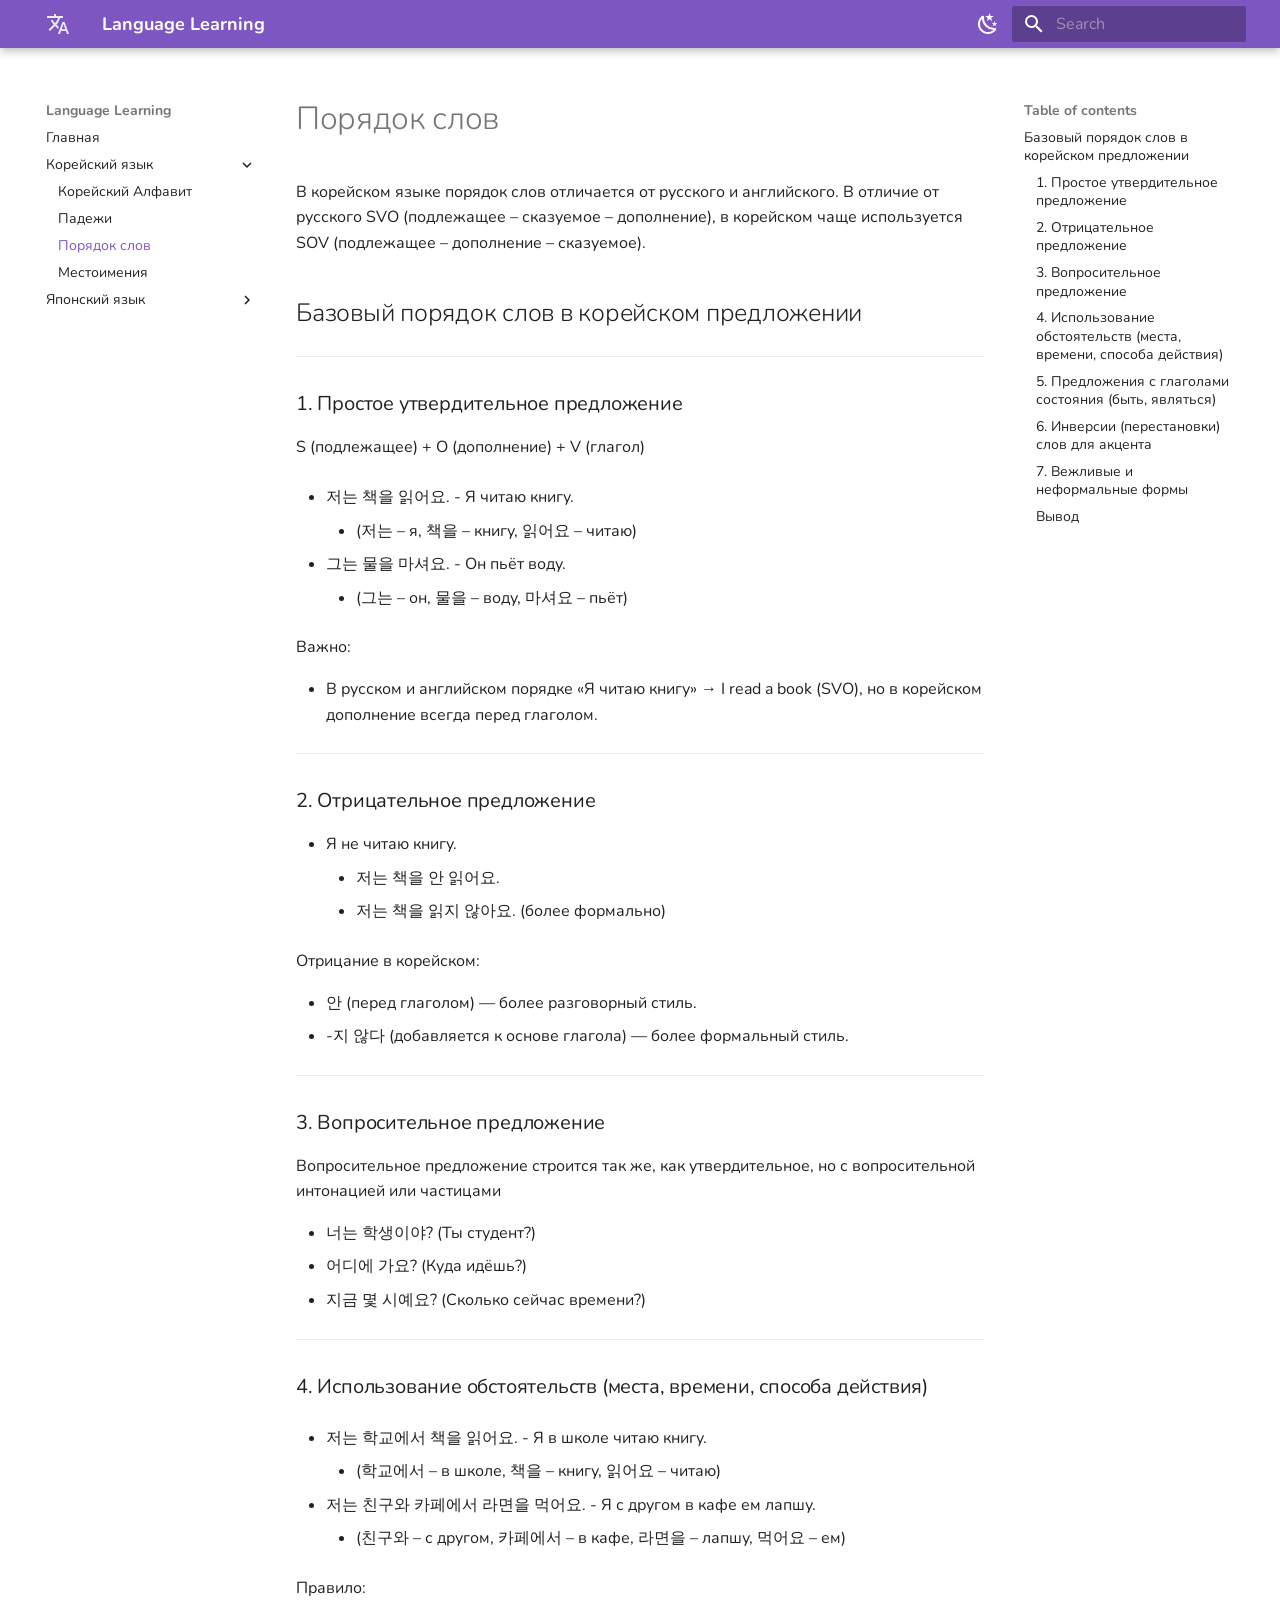
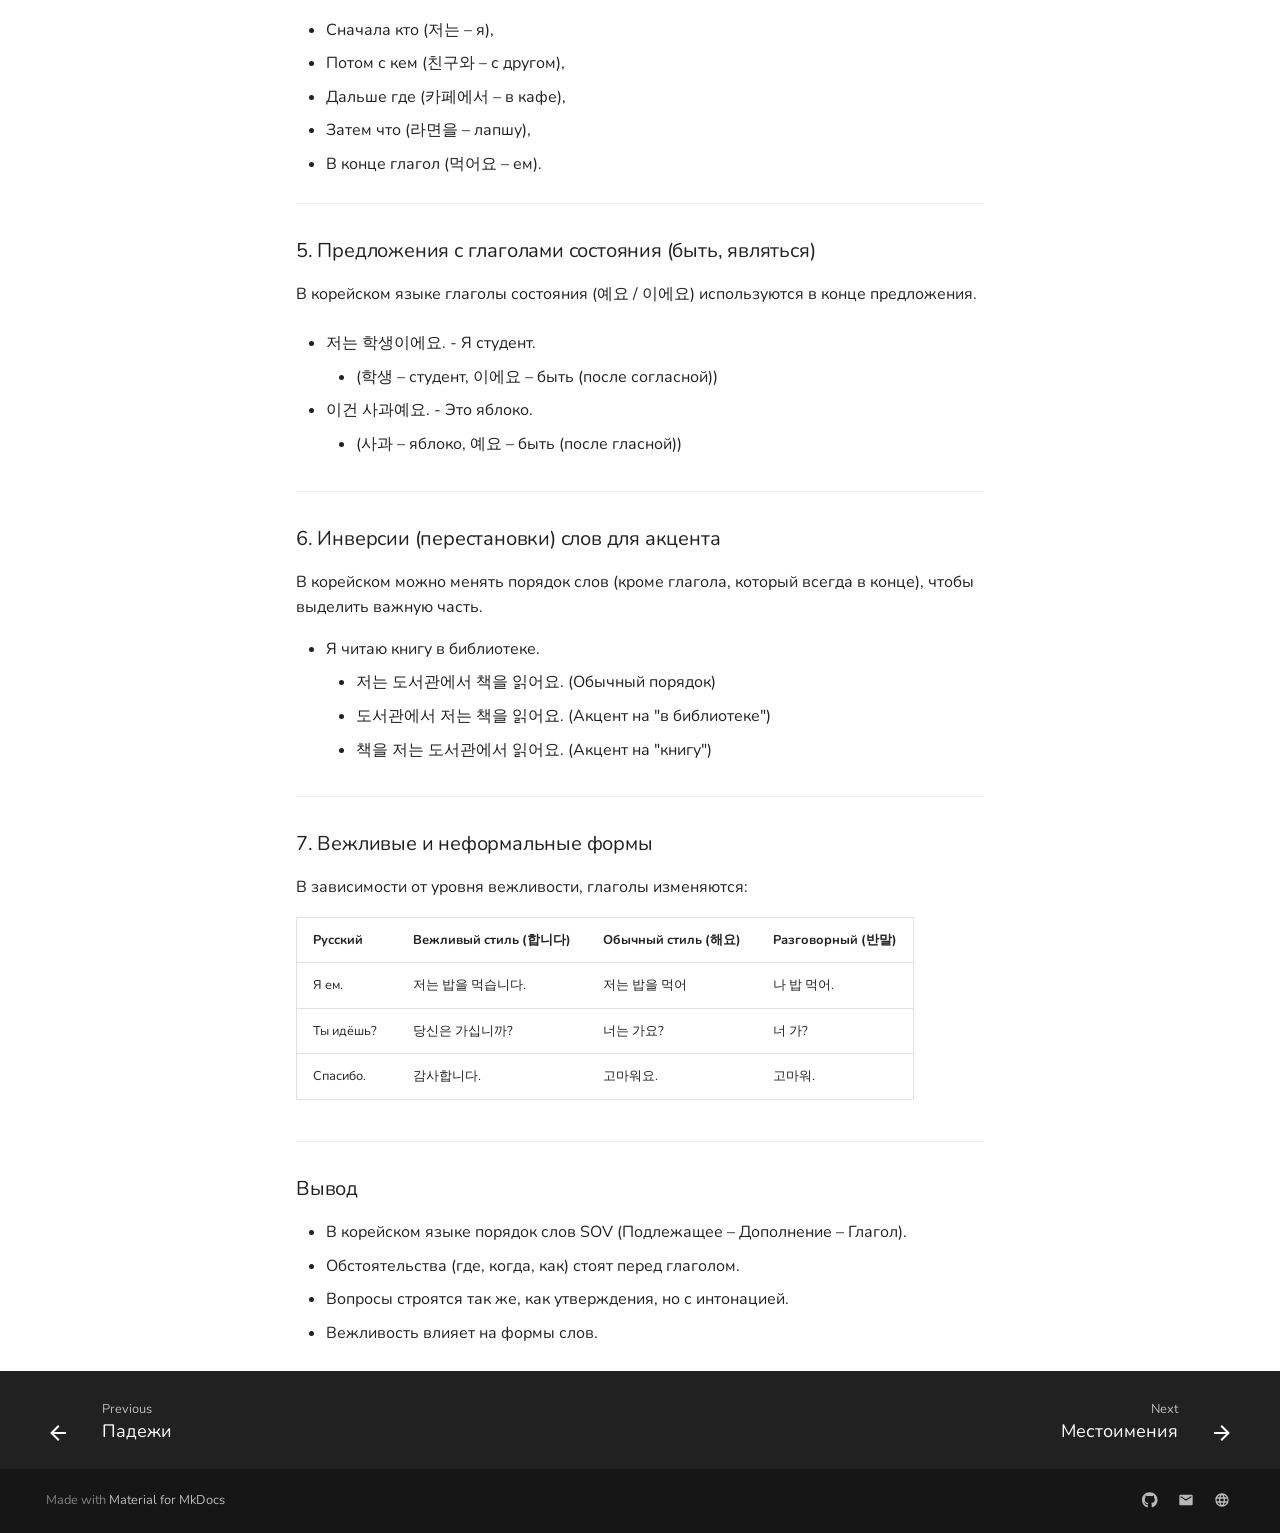
<file: korean/word_order/index.html>
<!doctype html>
<html lang="en" class="no-js">
  <head>
    
      <meta charset="utf-8">
      <meta name="viewport" content="width=device-width,initial-scale=1">
      
      
      
      
        <link rel="prev" href="../cases/">
      
      
        <link rel="next" href="../pronouns/">
      
      
      <link rel="icon" href="../../assets/favicon.ico">
      <meta name="generator" content="mkdocs-1.6.1, mkdocs-material-9.6.3">
    
    
      
        <title>Порядок слов - Language Learning</title>
      
    
    
      <link rel="stylesheet" href="../../assets/stylesheets/main.d7758b05.min.css">
      
        
        <link rel="stylesheet" href="../../assets/stylesheets/palette.06af60db.min.css">
      
      


    
    
      
    
    
      
        
        
        <link rel="preconnect" href="https://fonts.gstatic.com" crossorigin>
        <link rel="stylesheet" href="https://fonts.googleapis.com/css?family=Nunito:300,300i,400,400i,700,700i%7CSpace+Mono:400,400i,700,700i&display=fallback">
        <style>:root{--md-text-font:"Nunito";--md-code-font:"Space Mono"}</style>
      
    
    
    <script>__md_scope=new URL("../..",location),__md_hash=e=>[...e].reduce(((e,_)=>(e<<5)-e+_.charCodeAt(0)),0),__md_get=(e,_=localStorage,t=__md_scope)=>JSON.parse(_.getItem(t.pathname+"."+e)),__md_set=(e,_,t=localStorage,a=__md_scope)=>{try{t.setItem(a.pathname+"."+e,JSON.stringify(_))}catch(e){}}</script>
    
      

    
    
    
  </head>
  
  
    
    
      
    
    
    
    
    <body dir="ltr" data-md-color-scheme="default" data-md-color-primary="deep-purple" data-md-color-accent="deep-purple">
  
    
    <input class="md-toggle" data-md-toggle="drawer" type="checkbox" id="__drawer" autocomplete="off">
    <input class="md-toggle" data-md-toggle="search" type="checkbox" id="__search" autocomplete="off">
    <label class="md-overlay" for="__drawer"></label>
    <div data-md-component="skip">
      
        
        <a href="#_1" class="md-skip">
          Skip to content
        </a>
      
    </div>
    <div data-md-component="announce">
      
    </div>
    
    
      

  

<header class="md-header md-header--shadow" data-md-component="header">
  <nav class="md-header__inner md-grid" aria-label="Header">
    <a href="../.." title="Language Learning" class="md-header__button md-logo" aria-label="Language Learning" data-md-component="logo">
      
  <img src="../../assets/lang.svg" alt="logo">

    </a>
    <label class="md-header__button md-icon" for="__drawer">
      
      <svg xmlns="http://www.w3.org/2000/svg" viewBox="0 0 24 24"><path d="M3 6h18v2H3zm0 5h18v2H3zm0 5h18v2H3z"/></svg>
    </label>
    <div class="md-header__title" data-md-component="header-title">
      <div class="md-header__ellipsis">
        <div class="md-header__topic">
          <span class="md-ellipsis">
            Language Learning
          </span>
        </div>
        <div class="md-header__topic" data-md-component="header-topic">
          <span class="md-ellipsis">
            
              Порядок слов
            
          </span>
        </div>
      </div>
    </div>
    
      
        <form class="md-header__option" data-md-component="palette">
  
    
    
    
    <input class="md-option" data-md-color-media="(prefers-color-scheme: light)" data-md-color-scheme="default" data-md-color-primary="deep-purple" data-md-color-accent="deep-purple"  aria-label="Switch to dark mode"  type="radio" name="__palette" id="__palette_0">
    
      <label class="md-header__button md-icon" title="Switch to dark mode" for="__palette_1" hidden>
        <svg xmlns="http://www.w3.org/2000/svg" viewBox="0 0 24 24"><path d="m17.75 4.09-2.53 1.94.91 3.06-2.63-1.81-2.63 1.81.91-3.06-2.53-1.94L12.44 4l1.06-3 1.06 3zm3.5 6.91-1.64 1.25.59 1.98-1.7-1.17-1.7 1.17.59-1.98L15.75 11l2.06-.05L18.5 9l.69 1.95zm-2.28 4.95c.83-.08 1.72 1.1 1.19 1.85-.32.45-.66.87-1.08 1.27C15.17 23 8.84 23 4.94 19.07c-3.91-3.9-3.91-10.24 0-14.14.4-.4.82-.76 1.27-1.08.75-.53 1.93.36 1.85 1.19-.27 2.86.69 5.83 2.89 8.02a9.96 9.96 0 0 0 8.02 2.89m-1.64 2.02a12.08 12.08 0 0 1-7.8-3.47c-2.17-2.19-3.33-5-3.49-7.82-2.81 3.14-2.7 7.96.31 10.98 3.02 3.01 7.84 3.12 10.98.31"/></svg>
      </label>
    
  
    
    
    
    <input class="md-option" data-md-color-media="(prefers-color-scheme: dark)" data-md-color-scheme="slate" data-md-color-primary="indigo" data-md-color-accent="indigo"  aria-label="Switch to light mode"  type="radio" name="__palette" id="__palette_1">
    
      <label class="md-header__button md-icon" title="Switch to light mode" for="__palette_0" hidden>
        <svg xmlns="http://www.w3.org/2000/svg" viewBox="0 0 24 24"><path d="M12 7a5 5 0 0 1 5 5 5 5 0 0 1-5 5 5 5 0 0 1-5-5 5 5 0 0 1 5-5m0 2a3 3 0 0 0-3 3 3 3 0 0 0 3 3 3 3 0 0 0 3-3 3 3 0 0 0-3-3m0-7 2.39 3.42C13.65 5.15 12.84 5 12 5s-1.65.15-2.39.42zM3.34 7l4.16-.35A7.2 7.2 0 0 0 5.94 8.5c-.44.74-.69 1.5-.83 2.29zm.02 10 1.76-3.77a7.131 7.131 0 0 0 2.38 4.14zM20.65 7l-1.77 3.79a7.02 7.02 0 0 0-2.38-4.15zm-.01 10-4.14.36c.59-.51 1.12-1.14 1.54-1.86.42-.73.69-1.5.83-2.29zM12 22l-2.41-3.44c.74.27 1.55.44 2.41.44.82 0 1.63-.17 2.37-.44z"/></svg>
      </label>
    
  
</form>
      
    
    
      <script>var palette=__md_get("__palette");if(palette&&palette.color){if("(prefers-color-scheme)"===palette.color.media){var media=matchMedia("(prefers-color-scheme: light)"),input=document.querySelector(media.matches?"[data-md-color-media='(prefers-color-scheme: light)']":"[data-md-color-media='(prefers-color-scheme: dark)']");palette.color.media=input.getAttribute("data-md-color-media"),palette.color.scheme=input.getAttribute("data-md-color-scheme"),palette.color.primary=input.getAttribute("data-md-color-primary"),palette.color.accent=input.getAttribute("data-md-color-accent")}for(var[key,value]of Object.entries(palette.color))document.body.setAttribute("data-md-color-"+key,value)}</script>
    
    
    
      <label class="md-header__button md-icon" for="__search">
        
        <svg xmlns="http://www.w3.org/2000/svg" viewBox="0 0 24 24"><path d="M9.5 3A6.5 6.5 0 0 1 16 9.5c0 1.61-.59 3.09-1.56 4.23l.27.27h.79l5 5-1.5 1.5-5-5v-.79l-.27-.27A6.52 6.52 0 0 1 9.5 16 6.5 6.5 0 0 1 3 9.5 6.5 6.5 0 0 1 9.5 3m0 2C7 5 5 7 5 9.5S7 14 9.5 14 14 12 14 9.5 12 5 9.5 5"/></svg>
      </label>
      <div class="md-search" data-md-component="search" role="dialog">
  <label class="md-search__overlay" for="__search"></label>
  <div class="md-search__inner" role="search">
    <form class="md-search__form" name="search">
      <input type="text" class="md-search__input" name="query" aria-label="Search" placeholder="Search" autocapitalize="off" autocorrect="off" autocomplete="off" spellcheck="false" data-md-component="search-query" required>
      <label class="md-search__icon md-icon" for="__search">
        
        <svg xmlns="http://www.w3.org/2000/svg" viewBox="0 0 24 24"><path d="M9.5 3A6.5 6.5 0 0 1 16 9.5c0 1.61-.59 3.09-1.56 4.23l.27.27h.79l5 5-1.5 1.5-5-5v-.79l-.27-.27A6.52 6.52 0 0 1 9.5 16 6.5 6.5 0 0 1 3 9.5 6.5 6.5 0 0 1 9.5 3m0 2C7 5 5 7 5 9.5S7 14 9.5 14 14 12 14 9.5 12 5 9.5 5"/></svg>
        
        <svg xmlns="http://www.w3.org/2000/svg" viewBox="0 0 24 24"><path d="M20 11v2H8l5.5 5.5-1.42 1.42L4.16 12l7.92-7.92L13.5 5.5 8 11z"/></svg>
      </label>
      <nav class="md-search__options" aria-label="Search">
        
        <button type="reset" class="md-search__icon md-icon" title="Clear" aria-label="Clear" tabindex="-1">
          
          <svg xmlns="http://www.w3.org/2000/svg" viewBox="0 0 24 24"><path d="M19 6.41 17.59 5 12 10.59 6.41 5 5 6.41 10.59 12 5 17.59 6.41 19 12 13.41 17.59 19 19 17.59 13.41 12z"/></svg>
        </button>
      </nav>
      
        <div class="md-search__suggest" data-md-component="search-suggest"></div>
      
    </form>
    <div class="md-search__output">
      <div class="md-search__scrollwrap" tabindex="0" data-md-scrollfix>
        <div class="md-search-result" data-md-component="search-result">
          <div class="md-search-result__meta">
            Initializing search
          </div>
          <ol class="md-search-result__list" role="presentation"></ol>
        </div>
      </div>
    </div>
  </div>
</div>
    
    
  </nav>
  
</header>
    
    <div class="md-container" data-md-component="container">
      
      
        
          
        
      
      <main class="md-main" data-md-component="main">
        <div class="md-main__inner md-grid">
          
            
              
              <div class="md-sidebar md-sidebar--primary" data-md-component="sidebar" data-md-type="navigation" >
                <div class="md-sidebar__scrollwrap">
                  <div class="md-sidebar__inner">
                    



<nav class="md-nav md-nav--primary" aria-label="Navigation" data-md-level="0">
  <label class="md-nav__title" for="__drawer">
    <a href="../.." title="Language Learning" class="md-nav__button md-logo" aria-label="Language Learning" data-md-component="logo">
      
  <img src="../../assets/lang.svg" alt="logo">

    </a>
    Language Learning
  </label>
  
  <ul class="md-nav__list" data-md-scrollfix>
    
      
      
  
  
  
  
    <li class="md-nav__item">
      <a href="../.." class="md-nav__link">
        
  
  <span class="md-ellipsis">
    Главная
    
  </span>
  

      </a>
    </li>
  

    
      
      
  
  
    
  
  
  
    
    
    
    
    <li class="md-nav__item md-nav__item--active md-nav__item--nested">
      
        
        
        <input class="md-nav__toggle md-toggle " type="checkbox" id="__nav_2" checked>
        
          
          <label class="md-nav__link" for="__nav_2" id="__nav_2_label" tabindex="0">
            
  
  <span class="md-ellipsis">
    Корейский язык
    
  </span>
  

            <span class="md-nav__icon md-icon"></span>
          </label>
        
        <nav class="md-nav" data-md-level="1" aria-labelledby="__nav_2_label" aria-expanded="true">
          <label class="md-nav__title" for="__nav_2">
            <span class="md-nav__icon md-icon"></span>
            Корейский язык
          </label>
          <ul class="md-nav__list" data-md-scrollfix>
            
              
                
  
  
  
  
    <li class="md-nav__item">
      <a href="../alphabet/" class="md-nav__link">
        
  
  <span class="md-ellipsis">
    Корейский Алфавит
    
  </span>
  

      </a>
    </li>
  

              
            
              
                
  
  
  
  
    <li class="md-nav__item">
      <a href="../cases/" class="md-nav__link">
        
  
  <span class="md-ellipsis">
    Падежи
    
  </span>
  

      </a>
    </li>
  

              
            
              
                
  
  
    
  
  
  
    <li class="md-nav__item md-nav__item--active">
      
      <input class="md-nav__toggle md-toggle" type="checkbox" id="__toc">
      
      
        
      
      
        <label class="md-nav__link md-nav__link--active" for="__toc">
          
  
  <span class="md-ellipsis">
    Порядок слов
    
  </span>
  

          <span class="md-nav__icon md-icon"></span>
        </label>
      
      <a href="./" class="md-nav__link md-nav__link--active">
        
  
  <span class="md-ellipsis">
    Порядок слов
    
  </span>
  

      </a>
      
        

<nav class="md-nav md-nav--secondary" aria-label="Table of contents">
  
  
  
    
  
  
    <label class="md-nav__title" for="__toc">
      <span class="md-nav__icon md-icon"></span>
      Table of contents
    </label>
    <ul class="md-nav__list" data-md-component="toc" data-md-scrollfix>
      
        <li class="md-nav__item">
  <a href="#_2" class="md-nav__link">
    <span class="md-ellipsis">
      Базовый порядок слов в корейском предложении
    </span>
  </a>
  
    <nav class="md-nav" aria-label="Базовый порядок слов в корейском предложении">
      <ul class="md-nav__list">
        
          <li class="md-nav__item">
  <a href="#1" class="md-nav__link">
    <span class="md-ellipsis">
      1. Простое утвердительное предложение
    </span>
  </a>
  
</li>
        
          <li class="md-nav__item">
  <a href="#2" class="md-nav__link">
    <span class="md-ellipsis">
      2. Отрицательное предложение
    </span>
  </a>
  
</li>
        
          <li class="md-nav__item">
  <a href="#3" class="md-nav__link">
    <span class="md-ellipsis">
      3. Вопросительное предложение
    </span>
  </a>
  
</li>
        
          <li class="md-nav__item">
  <a href="#4" class="md-nav__link">
    <span class="md-ellipsis">
      4. Использование обстоятельств (места, времени, способа действия)
    </span>
  </a>
  
</li>
        
          <li class="md-nav__item">
  <a href="#5" class="md-nav__link">
    <span class="md-ellipsis">
      5. Предложения с глаголами состояния (быть, являться)
    </span>
  </a>
  
</li>
        
          <li class="md-nav__item">
  <a href="#6" class="md-nav__link">
    <span class="md-ellipsis">
      6. Инверсии (перестановки) слов для акцента
    </span>
  </a>
  
</li>
        
          <li class="md-nav__item">
  <a href="#7" class="md-nav__link">
    <span class="md-ellipsis">
      7. Вежливые и неформальные формы
    </span>
  </a>
  
</li>
        
          <li class="md-nav__item">
  <a href="#_3" class="md-nav__link">
    <span class="md-ellipsis">
      Вывод
    </span>
  </a>
  
</li>
        
      </ul>
    </nav>
  
</li>
      
    </ul>
  
</nav>
      
    </li>
  

              
            
              
                
  
  
  
  
    <li class="md-nav__item">
      <a href="../pronouns/" class="md-nav__link">
        
  
  <span class="md-ellipsis">
    Местоимения
    
  </span>
  

      </a>
    </li>
  

              
            
          </ul>
        </nav>
      
    </li>
  

    
      
      
  
  
  
  
    
    
    
    
    <li class="md-nav__item md-nav__item--nested">
      
        
        
        <input class="md-nav__toggle md-toggle " type="checkbox" id="__nav_3" >
        
          
          <label class="md-nav__link" for="__nav_3" id="__nav_3_label" tabindex="0">
            
  
  <span class="md-ellipsis">
    Японский язык
    
  </span>
  

            <span class="md-nav__icon md-icon"></span>
          </label>
        
        <nav class="md-nav" data-md-level="1" aria-labelledby="__nav_3_label" aria-expanded="false">
          <label class="md-nav__title" for="__nav_3">
            <span class="md-nav__icon md-icon"></span>
            Японский язык
          </label>
          <ul class="md-nav__list" data-md-scrollfix>
            
              
                
  
  
  
  
    <li class="md-nav__item">
      <a href="../../japanese/alphabet/" class="md-nav__link">
        
  
  <span class="md-ellipsis">
    Японский Алфавит
    
  </span>
  

      </a>
    </li>
  

              
            
              
                
  
  
  
  
    <li class="md-nav__item">
      <a href="../../japanese/cases/" class="md-nav__link">
        
  
  <span class="md-ellipsis">
    Падежи
    
  </span>
  

      </a>
    </li>
  

              
            
              
                
  
  
  
  
    <li class="md-nav__item">
      <a href="../../japanese/word_order/" class="md-nav__link">
        
  
  <span class="md-ellipsis">
    Порядок слов
    
  </span>
  

      </a>
    </li>
  

              
            
              
                
  
  
  
  
    <li class="md-nav__item">
      <a href="../../japanese/verbs/" class="md-nav__link">
        
  
  <span class="md-ellipsis">
    Глаголы
    
  </span>
  

      </a>
    </li>
  

              
            
              
                
  
  
  
  
    <li class="md-nav__item">
      <a href="../../japanese/adjectives/" class="md-nav__link">
        
  
  <span class="md-ellipsis">
    Прилагательные
    
  </span>
  

      </a>
    </li>
  

              
            
          </ul>
        </nav>
      
    </li>
  

    
  </ul>
</nav>
                  </div>
                </div>
              </div>
            
            
              
              <div class="md-sidebar md-sidebar--secondary" data-md-component="sidebar" data-md-type="toc" >
                <div class="md-sidebar__scrollwrap">
                  <div class="md-sidebar__inner">
                    

<nav class="md-nav md-nav--secondary" aria-label="Table of contents">
  
  
  
    
  
  
    <label class="md-nav__title" for="__toc">
      <span class="md-nav__icon md-icon"></span>
      Table of contents
    </label>
    <ul class="md-nav__list" data-md-component="toc" data-md-scrollfix>
      
        <li class="md-nav__item">
  <a href="#_2" class="md-nav__link">
    <span class="md-ellipsis">
      Базовый порядок слов в корейском предложении
    </span>
  </a>
  
    <nav class="md-nav" aria-label="Базовый порядок слов в корейском предложении">
      <ul class="md-nav__list">
        
          <li class="md-nav__item">
  <a href="#1" class="md-nav__link">
    <span class="md-ellipsis">
      1. Простое утвердительное предложение
    </span>
  </a>
  
</li>
        
          <li class="md-nav__item">
  <a href="#2" class="md-nav__link">
    <span class="md-ellipsis">
      2. Отрицательное предложение
    </span>
  </a>
  
</li>
        
          <li class="md-nav__item">
  <a href="#3" class="md-nav__link">
    <span class="md-ellipsis">
      3. Вопросительное предложение
    </span>
  </a>
  
</li>
        
          <li class="md-nav__item">
  <a href="#4" class="md-nav__link">
    <span class="md-ellipsis">
      4. Использование обстоятельств (места, времени, способа действия)
    </span>
  </a>
  
</li>
        
          <li class="md-nav__item">
  <a href="#5" class="md-nav__link">
    <span class="md-ellipsis">
      5. Предложения с глаголами состояния (быть, являться)
    </span>
  </a>
  
</li>
        
          <li class="md-nav__item">
  <a href="#6" class="md-nav__link">
    <span class="md-ellipsis">
      6. Инверсии (перестановки) слов для акцента
    </span>
  </a>
  
</li>
        
          <li class="md-nav__item">
  <a href="#7" class="md-nav__link">
    <span class="md-ellipsis">
      7. Вежливые и неформальные формы
    </span>
  </a>
  
</li>
        
          <li class="md-nav__item">
  <a href="#_3" class="md-nav__link">
    <span class="md-ellipsis">
      Вывод
    </span>
  </a>
  
</li>
        
      </ul>
    </nav>
  
</li>
      
    </ul>
  
</nav>
                  </div>
                </div>
              </div>
            
          
          
            <div class="md-content" data-md-component="content">
              <article class="md-content__inner md-typeset">
                
                  



<h1 id="_1">Порядок слов</h1>
<p>В корейском языке порядок слов отличается от русского и английского. В отличие от русского SVO (подлежащее – сказуемое – дополнение), в корейском чаще используется SOV (подлежащее – дополнение – сказуемое).</p>
<h2 id="_2">Базовый порядок слов в корейском предложении</h2>
<hr />
<h3 id="1">1. Простое утвердительное предложение</h3>
<p>S (подлежащее) + O (дополнение) + V (глагол)</p>
<ul>
<li>
<p>저는 책을 읽어요. - Я читаю книгу.</p>
<ul>
<li>(저는 – я, 책을 – книгу, 읽어요 – читаю)</li>
</ul>
</li>
<li>
<p>그는 물을 마셔요. - Он пьёт воду.</p>
<ul>
<li>(그는 – он, 물을 – воду, 마셔요 – пьёт)</li>
</ul>
</li>
</ul>
<p>Важно:</p>
<ul>
<li>В русском и английском порядке «Я читаю книгу» → I read a book (SVO), но в корейском дополнение всегда перед глаголом.</li>
</ul>
<hr />
<h3 id="2">2. Отрицательное предложение</h3>
<ul>
<li>Я не читаю книгу.<ul>
<li>저는 책을 안 읽어요.</li>
<li>저는 책을 읽지 않아요. (более формально)</li>
</ul>
</li>
</ul>
<p>Отрицание в корейском:</p>
<ul>
<li>안 (перед глаголом) — более разговорный стиль.</li>
<li>-지 않다 (добавляется к основе глагола) — более формальный стиль.</li>
</ul>
<hr />
<h3 id="3">3. Вопросительное предложение</h3>
<p>Вопросительное предложение строится так же, как утвердительное, но с вопросительной интонацией или частицами</p>
<ul>
<li>너는 학생이야? (Ты студент?)</li>
<li>어디에 가요? (Куда идёшь?)</li>
<li>지금 몇 시예요? (Сколько сейчас времени?)</li>
</ul>
<hr />
<h3 id="4">4. Использование обстоятельств (места, времени, способа действия)</h3>
<ul>
<li>
<p>저는 학교에서 책을 읽어요. - Я в школе читаю книгу.</p>
<ul>
<li>(학교에서 – в школе, 책을 – книгу, 읽어요 – читаю)</li>
</ul>
</li>
<li>
<p>저는 친구와 카페에서 라면을 먹어요. - Я с другом в кафе ем лапшу.</p>
<ul>
<li>(친구와 – с другом, 카페에서 – в кафе, 라면을 – лапшу, 먹어요 – ем)</li>
</ul>
</li>
</ul>
<p>Правило:</p>
<ul>
<li>Сначала кто (저는 – я),</li>
<li>Потом с кем (친구와 – с другом),</li>
<li>Дальше где (카페에서 – в кафе),</li>
<li>Затем что (라면을 – лапшу),</li>
<li>В конце глагол (먹어요 – ем).</li>
</ul>
<hr />
<h3 id="5">5. Предложения с глаголами состояния (быть, являться)</h3>
<p>В корейском языке глаголы состояния (예요 / 이에요) используются в конце предложения.</p>
<ul>
<li>
<p>저는 학생이에요. - Я студент.</p>
<ul>
<li>(학생 – студент, 이에요 – быть (после согласной))</li>
</ul>
</li>
<li>
<p>이건 사과예요. - Это яблоко.</p>
<ul>
<li>(사과 – яблоко, 예요 – быть (после гласной))</li>
</ul>
</li>
</ul>
<hr />
<h3 id="6">6. Инверсии (перестановки) слов для акцента</h3>
<p>В корейском можно менять порядок слов (кроме глагола, который всегда в конце), чтобы выделить важную часть.</p>
<ul>
<li>Я читаю книгу в библиотеке.<ul>
<li>저는 도서관에서 책을 읽어요. (Обычный порядок)</li>
<li>도서관에서 저는 책을 읽어요. (Акцент на "в библиотеке")</li>
<li>책을 저는 도서관에서 읽어요. (Акцент на "книгу")</li>
</ul>
</li>
</ul>
<hr />
<h3 id="7">7. Вежливые и неформальные формы</h3>
<p>В зависимости от уровня вежливости, глаголы изменяются:</p>
<table>
<thead>
<tr>
<th>Русский</th>
<th>Вежливый стиль (합니다)</th>
<th>Обычный стиль (해요)</th>
<th>Разговорный (반말)</th>
</tr>
</thead>
<tbody>
<tr>
<td>Я ем.</td>
<td>저는 밥을 먹습니다.</td>
<td>저는 밥을 먹어</td>
<td>나 밥 먹어.</td>
</tr>
<tr>
<td>Ты идёшь?</td>
<td>당신은 가십니까?</td>
<td>너는 가요?</td>
<td>너 가?</td>
</tr>
<tr>
<td>Спасибо.</td>
<td>감사합니다.</td>
<td>고마워요.</td>
<td>고마워.</td>
</tr>
</tbody>
</table>
<hr />
<h3 id="_3">Вывод</h3>
<ul>
<li>В корейском языке порядок слов SOV (Подлежащее – Дополнение – Глагол).</li>
<li>Обстоятельства (где, когда, как) стоят перед глаголом.</li>
<li>Вопросы строятся так же, как утверждения, но с интонацией.</li>
<li>Вежливость влияет на формы слов.</li>
</ul>












                
              </article>
            </div>
          
          
<script>var target=document.getElementById(location.hash.slice(1));target&&target.name&&(target.checked=target.name.startsWith("__tabbed_"))</script>
        </div>
        
      </main>
      
        <footer class="md-footer">
  
    
      
      <nav class="md-footer__inner md-grid" aria-label="Footer" >
        
          
          <a href="../cases/" class="md-footer__link md-footer__link--prev" aria-label="Previous: Падежи">
            <div class="md-footer__button md-icon">
              
              <svg xmlns="http://www.w3.org/2000/svg" viewBox="0 0 24 24"><path d="M20 11v2H8l5.5 5.5-1.42 1.42L4.16 12l7.92-7.92L13.5 5.5 8 11z"/></svg>
            </div>
            <div class="md-footer__title">
              <span class="md-footer__direction">
                Previous
              </span>
              <div class="md-ellipsis">
                Падежи
              </div>
            </div>
          </a>
        
        
          
          <a href="../pronouns/" class="md-footer__link md-footer__link--next" aria-label="Next: Местоимения">
            <div class="md-footer__title">
              <span class="md-footer__direction">
                Next
              </span>
              <div class="md-ellipsis">
                Местоимения
              </div>
            </div>
            <div class="md-footer__button md-icon">
              
              <svg xmlns="http://www.w3.org/2000/svg" viewBox="0 0 24 24"><path d="M4 11v2h12l-5.5 5.5 1.42 1.42L19.84 12l-7.92-7.92L10.5 5.5 16 11z"/></svg>
            </div>
          </a>
        
      </nav>
    
  
  <div class="md-footer-meta md-typeset">
    <div class="md-footer-meta__inner md-grid">
      <div class="md-copyright">
  
  
    Made with
    <a href="https://squidfunk.github.io/mkdocs-material/" target="_blank" rel="noopener">
      Material for MkDocs
    </a>
  
</div>
      
        <div class="md-social">
  
    
    
    
    
      
      
    
    <a href="https://github.com/likeauser9" target="_blank" rel="noopener" title="github.com" class="md-social__link">
      <svg xmlns="http://www.w3.org/2000/svg" viewBox="0 0 496 512"><!--! Font Awesome Free 6.7.2 by @fontawesome - https://fontawesome.com License - https://fontawesome.com/license/free (Icons: CC BY 4.0, Fonts: SIL OFL 1.1, Code: MIT License) Copyright 2024 Fonticons, Inc.--><path d="M165.9 397.4c0 2-2.3 3.6-5.2 3.6-3.3.3-5.6-1.3-5.6-3.6 0-2 2.3-3.6 5.2-3.6 3-.3 5.6 1.3 5.6 3.6m-31.1-4.5c-.7 2 1.3 4.3 4.3 4.9 2.6 1 5.6 0 6.2-2s-1.3-4.3-4.3-5.2c-2.6-.7-5.5.3-6.2 2.3m44.2-1.7c-2.9.7-4.9 2.6-4.6 4.9.3 2 2.9 3.3 5.9 2.6 2.9-.7 4.9-2.6 4.6-4.6-.3-1.9-3-3.2-5.9-2.9M244.8 8C106.1 8 0 113.3 0 252c0 110.9 69.8 205.8 169.5 239.2 12.8 2.3 17.3-5.6 17.3-12.1 0-6.2-.3-40.4-.3-61.4 0 0-70 15-84.7-29.8 0 0-11.4-29.1-27.8-36.6 0 0-22.9-15.7 1.6-15.4 0 0 24.9 2 38.6 25.8 21.9 38.6 58.6 27.5 72.9 20.9 2.3-16 8.8-27.1 16-33.7-55.9-6.2-112.3-14.3-112.3-110.5 0-27.5 7.6-41.3 23.6-58.9-2.6-6.5-11.1-33.3 2.6-67.9 20.9-6.5 69 27 69 27 20-5.6 41.5-8.5 62.8-8.5s42.8 2.9 62.8 8.5c0 0 48.1-33.6 69-27 13.7 34.7 5.2 61.4 2.6 67.9 16 17.7 25.8 31.5 25.8 58.9 0 96.5-58.9 104.2-114.8 110.5 9.2 7.9 17 22.9 17 46.4 0 33.7-.3 75.4-.3 83.6 0 6.5 4.6 14.4 17.3 12.1C428.2 457.8 496 362.9 496 252 496 113.3 383.5 8 244.8 8M97.2 352.9c-1.3 1-1 3.3.7 5.2 1.6 1.6 3.9 2.3 5.2 1 1.3-1 1-3.3-.7-5.2-1.6-1.6-3.9-2.3-5.2-1m-10.8-8.1c-.7 1.3.3 2.9 2.3 3.9 1.6 1 3.6.7 4.3-.7.7-1.3-.3-2.9-2.3-3.9-2-.6-3.6-.3-4.3.7m32.4 35.6c-1.6 1.3-1 4.3 1.3 6.2 2.3 2.3 5.2 2.6 6.5 1 1.3-1.3.7-4.3-1.3-6.2-2.2-2.3-5.2-2.6-6.5-1m-11.4-14.7c-1.6 1-1.6 3.6 0 5.9s4.3 3.3 5.6 2.3c1.6-1.3 1.6-3.9 0-6.2-1.4-2.3-4-3.3-5.6-2"/></svg>
    </a>
  
    
    
    
    
    <a href="mailto:frdwoz5@gmail.com" target="_blank" rel="noopener" title="" class="md-social__link">
      <svg xmlns="http://www.w3.org/2000/svg" viewBox="0 0 24 24"><path d="m20 8-8 5-8-5V6l8 5 8-5m0-2H4c-1.11 0-2 .89-2 2v12a2 2 0 0 0 2 2h16a2 2 0 0 0 2-2V6a2 2 0 0 0-2-2"/></svg>
    </a>
  
    
    
    
    
      
      
    
    <a href="https://yourwebsite.com" target="_blank" rel="noopener" title="yourwebsite.com" class="md-social__link">
      <svg xmlns="http://www.w3.org/2000/svg" viewBox="0 0 24 24"><path d="M16.36 14c.08-.66.14-1.32.14-2s-.06-1.34-.14-2h3.38c.16.64.26 1.31.26 2s-.1 1.36-.26 2m-5.15 5.56c.6-1.11 1.06-2.31 1.38-3.56h2.95a8.03 8.03 0 0 1-4.33 3.56M14.34 14H9.66c-.1-.66-.16-1.32-.16-2s.06-1.35.16-2h4.68c.09.65.16 1.32.16 2s-.07 1.34-.16 2M12 19.96c-.83-1.2-1.5-2.53-1.91-3.96h3.82c-.41 1.43-1.08 2.76-1.91 3.96M8 8H5.08A7.92 7.92 0 0 1 9.4 4.44C8.8 5.55 8.35 6.75 8 8m-2.92 8H8c.35 1.25.8 2.45 1.4 3.56A8 8 0 0 1 5.08 16m-.82-2C4.1 13.36 4 12.69 4 12s.1-1.36.26-2h3.38c-.08.66-.14 1.32-.14 2s.06 1.34.14 2M12 4.03c.83 1.2 1.5 2.54 1.91 3.97h-3.82c.41-1.43 1.08-2.77 1.91-3.97M18.92 8h-2.95a15.7 15.7 0 0 0-1.38-3.56c1.84.63 3.37 1.9 4.33 3.56M12 2C6.47 2 2 6.5 2 12a10 10 0 0 0 10 10 10 10 0 0 0 10-10A10 10 0 0 0 12 2"/></svg>
    </a>
  
</div>
      
    </div>
  </div>
</footer>
      
    </div>
    <div class="md-dialog" data-md-component="dialog">
      <div class="md-dialog__inner md-typeset"></div>
    </div>
    
    
    <script id="__config" type="application/json">{"base": "../..", "features": ["navigation.footer", "navigation.instant", "search.suggest", "search.highlighting"], "search": "../../assets/javascripts/workers/search.f8cc74c7.min.js", "translations": {"clipboard.copied": "Copied to clipboard", "clipboard.copy": "Copy to clipboard", "search.result.more.one": "1 more on this page", "search.result.more.other": "# more on this page", "search.result.none": "No matching documents", "search.result.one": "1 matching document", "search.result.other": "# matching documents", "search.result.placeholder": "Type to start searching", "search.result.term.missing": "Missing", "select.version": "Select version"}}</script>
    
    
      <script src="../../assets/javascripts/bundle.f1b6f286.min.js"></script>
      
    
  </body>
</html>
</file>
<file: assets/stylesheets/main.d7758b05.min.css>
@charset "UTF-8";html{-webkit-text-size-adjust:none;-moz-text-size-adjust:none;text-size-adjust:none;box-sizing:border-box}*,:after,:before{box-sizing:inherit}@media (prefers-reduced-motion){*,:after,:before{transition:none!important}}body{margin:0}a,button,input,label{-webkit-tap-highlight-color:transparent}a{color:inherit;text-decoration:none}hr{border:0;box-sizing:initial;display:block;height:.05rem;overflow:visible;padding:0}small{font-size:80%}sub,sup{line-height:1em}img{border-style:none}table{border-collapse:initial;border-spacing:0}td,th{font-weight:400;vertical-align:top}button{background:#0000;border:0;font-family:inherit;font-size:inherit;margin:0;padding:0}input{border:0;outline:none}:root{--md-primary-fg-color:#4051b5;--md-primary-fg-color--light:#5d6cc0;--md-primary-fg-color--dark:#303fa1;--md-primary-bg-color:#fff;--md-primary-bg-color--light:#ffffffb3;--md-accent-fg-color:#526cfe;--md-accent-fg-color--transparent:#526cfe1a;--md-accent-bg-color:#fff;--md-accent-bg-color--light:#ffffffb3}[data-md-color-scheme=default]{color-scheme:light}[data-md-color-scheme=default] img[src$="#gh-dark-mode-only"],[data-md-color-scheme=default] img[src$="#only-dark"]{display:none}:root,[data-md-color-scheme=default]{--md-hue:225deg;--md-default-fg-color:#000000de;--md-default-fg-color--light:#0000008a;--md-default-fg-color--lighter:#00000052;--md-default-fg-color--lightest:#00000012;--md-default-bg-color:#fff;--md-default-bg-color--light:#ffffffb3;--md-default-bg-color--lighter:#ffffff4d;--md-default-bg-color--lightest:#ffffff1f;--md-code-fg-color:#36464e;--md-code-bg-color:#f5f5f5;--md-code-hl-color:#4287ff;--md-code-hl-color--light:#4287ff1a;--md-code-hl-number-color:#d52a2a;--md-code-hl-special-color:#db1457;--md-code-hl-function-color:#a846b9;--md-code-hl-constant-color:#6e59d9;--md-code-hl-keyword-color:#3f6ec6;--md-code-hl-string-color:#1c7d4d;--md-code-hl-name-color:var(--md-code-fg-color);--md-code-hl-operator-color:var(--md-default-fg-color--light);--md-code-hl-punctuation-color:var(--md-default-fg-color--light);--md-code-hl-comment-color:var(--md-default-fg-color--light);--md-code-hl-generic-color:var(--md-default-fg-color--light);--md-code-hl-variable-color:var(--md-default-fg-color--light);--md-typeset-color:var(--md-default-fg-color);--md-typeset-a-color:var(--md-primary-fg-color);--md-typeset-del-color:#f5503d26;--md-typeset-ins-color:#0bd57026;--md-typeset-kbd-color:#fafafa;--md-typeset-kbd-accent-color:#fff;--md-typeset-kbd-border-color:#b8b8b8;--md-typeset-mark-color:#ffff0080;--md-typeset-table-color:#0000001f;--md-typeset-table-color--light:rgba(0,0,0,.035);--md-admonition-fg-color:var(--md-default-fg-color);--md-admonition-bg-color:var(--md-default-bg-color);--md-warning-fg-color:#000000de;--md-warning-bg-color:#ff9;--md-footer-fg-color:#fff;--md-footer-fg-color--light:#ffffffb3;--md-footer-fg-color--lighter:#ffffff73;--md-footer-bg-color:#000000de;--md-footer-bg-color--dark:#00000052;--md-shadow-z1:0 0.2rem 0.5rem #0000000d,0 0 0.05rem #0000001a;--md-shadow-z2:0 0.2rem 0.5rem #0000001a,0 0 0.05rem #00000040;--md-shadow-z3:0 0.2rem 0.5rem #0003,0 0 0.05rem #00000059}.md-icon svg{fill:currentcolor;display:block;height:1.2rem;width:1.2rem}body{-webkit-font-smoothing:antialiased;-moz-osx-font-smoothing:grayscale;--md-text-font-family:var(--md-text-font,_),-apple-system,BlinkMacSystemFont,Helvetica,Arial,sans-serif;--md-code-font-family:var(--md-code-font,_),SFMono-Regular,Consolas,Menlo,monospace}aside,body,input{font-feature-settings:"kern","liga";color:var(--md-typeset-color);font-family:var(--md-text-font-family)}code,kbd,pre{font-feature-settings:"kern";font-family:var(--md-code-font-family)}:root{--md-typeset-table-sort-icon:url('data:image/svg+xml;charset=utf-8,<svg xmlns="http://www.w3.org/2000/svg" viewBox="0 0 24 24"><path d="m18 21-4-4h3V7h-3l4-4 4 4h-3v10h3M2 19v-2h10v2M2 13v-2h7v2M2 7V5h4v2z"/></svg>');--md-typeset-table-sort-icon--asc:url('data:image/svg+xml;charset=utf-8,<svg xmlns="http://www.w3.org/2000/svg" viewBox="0 0 24 24"><path d="M19 17h3l-4 4-4-4h3V3h2M2 17h10v2H2M6 5v2H2V5m0 6h7v2H2z"/></svg>');--md-typeset-table-sort-icon--desc:url('data:image/svg+xml;charset=utf-8,<svg xmlns="http://www.w3.org/2000/svg" viewBox="0 0 24 24"><path d="M19 7h3l-4-4-4 4h3v14h2M2 17h10v2H2M6 5v2H2V5m0 6h7v2H2z"/></svg>')}.md-typeset{-webkit-print-color-adjust:exact;color-adjust:exact;font-size:.8rem;line-height:1.6;overflow-wrap:break-word}@media print{.md-typeset{font-size:.68rem}}.md-typeset blockquote,.md-typeset dl,.md-typeset figure,.md-typeset ol,.md-typeset pre,.md-typeset ul{margin-bottom:1em;margin-top:1em}.md-typeset h1{color:var(--md-default-fg-color--light);font-size:2em;line-height:1.3;margin:0 0 1.25em}.md-typeset h1,.md-typeset h2{font-weight:300;letter-spacing:-.01em}.md-typeset h2{font-size:1.5625em;line-height:1.4;margin:1.6em 0 .64em}.md-typeset h3{font-size:1.25em;font-weight:400;letter-spacing:-.01em;line-height:1.5;margin:1.6em 0 .8em}.md-typeset h2+h3{margin-top:.8em}.md-typeset h4{font-weight:700;letter-spacing:-.01em;margin:1em 0}.md-typeset h5,.md-typeset h6{color:var(--md-default-fg-color--light);font-size:.8em;font-weight:700;letter-spacing:-.01em;margin:1.25em 0}.md-typeset h5{text-transform:uppercase}.md-typeset h5 code{text-transform:none}.md-typeset hr{border-bottom:.05rem solid var(--md-default-fg-color--lightest);display:flow-root;margin:1.5em 0}.md-typeset a{color:var(--md-typeset-a-color);word-break:break-word}.md-typeset a,.md-typeset a:before{transition:color 125ms}.md-typeset a:focus,.md-typeset a:hover{color:var(--md-accent-fg-color)}.md-typeset a:focus code,.md-typeset a:hover code{background-color:var(--md-accent-fg-color--transparent)}.md-typeset a code{color:currentcolor;transition:background-color 125ms}.md-typeset a.focus-visible{outline-color:var(--md-accent-fg-color);outline-offset:.2rem}.md-typeset code,.md-typeset kbd,.md-typeset pre{color:var(--md-code-fg-color);direction:ltr;font-variant-ligatures:none}@media print{.md-typeset code,.md-typeset kbd,.md-typeset pre{white-space:pre-wrap}}.md-typeset code{background-color:var(--md-code-bg-color);border-radius:.1rem;-webkit-box-decoration-break:clone;box-decoration-break:clone;font-size:.85em;padding:0 .2941176471em;word-break:break-word}.md-typeset code:not(.focus-visible){-webkit-tap-highlight-color:transparent;outline:none}.md-typeset pre{display:flow-root;line-height:1.4;position:relative}.md-typeset pre>code{-webkit-box-decoration-break:slice;box-decoration-break:slice;box-shadow:none;display:block;margin:0;outline-color:var(--md-accent-fg-color);overflow:auto;padding:.7720588235em 1.1764705882em;scrollbar-color:var(--md-default-fg-color--lighter) #0000;scrollbar-width:thin;touch-action:auto;word-break:normal}.md-typeset pre>code:hover{scrollbar-color:var(--md-accent-fg-color) #0000}.md-typeset pre>code::-webkit-scrollbar{height:.2rem;width:.2rem}.md-typeset pre>code::-webkit-scrollbar-thumb{background-color:var(--md-default-fg-color--lighter)}.md-typeset pre>code::-webkit-scrollbar-thumb:hover{background-color:var(--md-accent-fg-color)}.md-typeset kbd{background-color:var(--md-typeset-kbd-color);border-radius:.1rem;box-shadow:0 .1rem 0 .05rem var(--md-typeset-kbd-border-color),0 .1rem 0 var(--md-typeset-kbd-border-color),0 -.1rem .2rem var(--md-typeset-kbd-accent-color) inset;color:var(--md-default-fg-color);display:inline-block;font-size:.75em;padding:0 .6666666667em;vertical-align:text-top;word-break:break-word}.md-typeset mark{background-color:var(--md-typeset-mark-color);-webkit-box-decoration-break:clone;box-decoration-break:clone;color:inherit;word-break:break-word}.md-typeset abbr{border-bottom:.05rem dotted var(--md-default-fg-color--light);cursor:help;text-decoration:none}.md-typeset small{opacity:.75}[dir=ltr] .md-typeset sub,[dir=ltr] .md-typeset sup{margin-left:.078125em}[dir=rtl] .md-typeset sub,[dir=rtl] .md-typeset sup{margin-right:.078125em}[dir=ltr] .md-typeset blockquote{padding-left:.6rem}[dir=rtl] .md-typeset blockquote{padding-right:.6rem}[dir=ltr] .md-typeset blockquote{border-left:.2rem solid var(--md-default-fg-color--lighter)}[dir=rtl] .md-typeset blockquote{border-right:.2rem solid var(--md-default-fg-color--lighter)}.md-typeset blockquote{color:var(--md-default-fg-color--light);margin-left:0;margin-right:0}.md-typeset ul{list-style-type:disc}.md-typeset ul[type]{list-style-type:revert-layer}[dir=ltr] .md-typeset ol,[dir=ltr] .md-typeset ul{margin-left:.625em}[dir=rtl] .md-typeset ol,[dir=rtl] .md-typeset ul{margin-right:.625em}.md-typeset ol,.md-typeset ul{padding:0}.md-typeset ol:not([hidden]),.md-typeset ul:not([hidden]){display:flow-root}.md-typeset ol ol,.md-typeset ul ol{list-style-type:lower-alpha}.md-typeset ol ol ol,.md-typeset ul ol ol{list-style-type:lower-roman}.md-typeset ol ol ol ol,.md-typeset ul ol ol ol{list-style-type:upper-alpha}.md-typeset ol ol ol ol ol,.md-typeset ul ol ol ol ol{list-style-type:upper-roman}.md-typeset ol[type],.md-typeset ul[type]{list-style-type:revert-layer}[dir=ltr] .md-typeset ol li,[dir=ltr] .md-typeset ul li{margin-left:1.25em}[dir=rtl] .md-typeset ol li,[dir=rtl] .md-typeset ul li{margin-right:1.25em}.md-typeset ol li,.md-typeset ul li{margin-bottom:.5em}.md-typeset ol li blockquote,.md-typeset ol li p,.md-typeset ul li blockquote,.md-typeset ul li p{margin:.5em 0}.md-typeset ol li:last-child,.md-typeset ul li:last-child{margin-bottom:0}[dir=ltr] .md-typeset ol li ol,[dir=ltr] .md-typeset ol li ul,[dir=ltr] .md-typeset ul li ol,[dir=ltr] .md-typeset ul li ul{margin-left:.625em}[dir=rtl] .md-typeset ol li ol,[dir=rtl] .md-typeset ol li ul,[dir=rtl] .md-typeset ul li ol,[dir=rtl] .md-typeset ul li ul{margin-right:.625em}.md-typeset ol li ol,.md-typeset ol li ul,.md-typeset ul li ol,.md-typeset ul li ul{margin-bottom:.5em;margin-top:.5em}[dir=ltr] .md-typeset dd{margin-left:1.875em}[dir=rtl] .md-typeset dd{margin-right:1.875em}.md-typeset dd{margin-bottom:1.5em;margin-top:1em}.md-typeset img,.md-typeset svg,.md-typeset video{height:auto;max-width:100%}.md-typeset img[align=left]{margin:1em 1em 1em 0}.md-typeset img[align=right]{margin:1em 0 1em 1em}.md-typeset img[align]:only-child{margin-top:0}.md-typeset figure{display:flow-root;margin:1em auto;max-width:100%;text-align:center;width:-moz-fit-content;width:fit-content}.md-typeset figure img{display:block;margin:0 auto}.md-typeset figcaption{font-style:italic;margin:1em auto;max-width:24rem}.md-typeset iframe{max-width:100%}.md-typeset table:not([class]){background-color:var(--md-default-bg-color);border:.05rem solid var(--md-typeset-table-color);border-radius:.1rem;display:inline-block;font-size:.64rem;max-width:100%;overflow:auto;touch-action:auto}@media print{.md-typeset table:not([class]){display:table}}.md-typeset table:not([class])+*{margin-top:1.5em}.md-typeset table:not([class]) td>:first-child,.md-typeset table:not([class]) th>:first-child{margin-top:0}.md-typeset table:not([class]) td>:last-child,.md-typeset table:not([class]) th>:last-child{margin-bottom:0}.md-typeset table:not([class]) td:not([align]),.md-typeset table:not([class]) th:not([align]){text-align:left}[dir=rtl] .md-typeset table:not([class]) td:not([align]),[dir=rtl] .md-typeset table:not([class]) th:not([align]){text-align:right}.md-typeset table:not([class]) th{font-weight:700;min-width:5rem;padding:.9375em 1.25em;vertical-align:top}.md-typeset table:not([class]) td{border-top:.05rem solid var(--md-typeset-table-color);padding:.9375em 1.25em;vertical-align:top}.md-typeset table:not([class]) tbody tr{transition:background-color 125ms}.md-typeset table:not([class]) tbody tr:hover{background-color:var(--md-typeset-table-color--light);box-shadow:0 .05rem 0 var(--md-default-bg-color) inset}.md-typeset table:not([class]) a{word-break:normal}.md-typeset table th[role=columnheader]{cursor:pointer}[dir=ltr] .md-typeset table th[role=columnheader]:after{margin-left:.5em}[dir=rtl] .md-typeset table th[role=columnheader]:after{margin-right:.5em}.md-typeset table th[role=columnheader]:after{content:"";display:inline-block;height:1.2em;-webkit-mask-image:var(--md-typeset-table-sort-icon);mask-image:var(--md-typeset-table-sort-icon);-webkit-mask-repeat:no-repeat;mask-repeat:no-repeat;-webkit-mask-size:contain;mask-size:contain;transition:background-color 125ms;vertical-align:text-bottom;width:1.2em}.md-typeset table th[role=columnheader]:hover:after{background-color:var(--md-default-fg-color--lighter)}.md-typeset table th[role=columnheader][aria-sort=ascending]:after{background-color:var(--md-default-fg-color--light);-webkit-mask-image:var(--md-typeset-table-sort-icon--asc);mask-image:var(--md-typeset-table-sort-icon--asc)}.md-typeset table th[role=columnheader][aria-sort=descending]:after{background-color:var(--md-default-fg-color--light);-webkit-mask-image:var(--md-typeset-table-sort-icon--desc);mask-image:var(--md-typeset-table-sort-icon--desc)}.md-typeset__scrollwrap{margin:1em -.8rem;overflow-x:auto;touch-action:auto}.md-typeset__table{display:inline-block;margin-bottom:.5em;padding:0 .8rem}@media print{.md-typeset__table{display:block}}html .md-typeset__table table{display:table;margin:0;overflow:hidden;width:100%}@media screen and (max-width:44.984375em){.md-content__inner>pre{margin:1em -.8rem}.md-content__inner>pre code{border-radius:0}}.md-typeset .md-author{border-radius:100%;display:block;flex-shrink:0;height:1.6rem;overflow:hidden;position:relative;transition:color 125ms,transform 125ms;width:1.6rem}.md-typeset .md-author img{display:block}.md-typeset .md-author--more{background:var(--md-default-fg-color--lightest);color:var(--md-default-fg-color--lighter);font-size:.6rem;font-weight:700;line-height:1.6rem;text-align:center}.md-typeset .md-author--long{height:2.4rem;width:2.4rem}.md-typeset a.md-author{transform:scale(1)}.md-typeset a.md-author img{border-radius:100%;filter:grayscale(100%) opacity(75%);transition:filter 125ms}.md-typeset a.md-author:focus,.md-typeset a.md-author:hover{transform:scale(1.1);z-index:1}.md-typeset a.md-author:focus img,.md-typeset a.md-author:hover img{filter:grayscale(0)}.md-banner{background-color:var(--md-footer-bg-color);color:var(--md-footer-fg-color);overflow:auto}@media print{.md-banner{display:none}}.md-banner--warning{background-color:var(--md-warning-bg-color);color:var(--md-warning-fg-color)}.md-banner__inner{font-size:.7rem;margin:.6rem auto;padding:0 .8rem}[dir=ltr] .md-banner__button{float:right}[dir=rtl] .md-banner__button{float:left}.md-banner__button{color:inherit;cursor:pointer;transition:opacity .25s}.no-js .md-banner__button{display:none}.md-banner__button:hover{opacity:.7}html{font-size:125%;height:100%;overflow-x:hidden}@media screen and (min-width:100em){html{font-size:137.5%}}@media screen and (min-width:125em){html{font-size:150%}}body{background-color:var(--md-default-bg-color);display:flex;flex-direction:column;font-size:.5rem;min-height:100%;position:relative;width:100%}@media print{body{display:block}}@media screen and (max-width:59.984375em){body[data-md-scrolllock]{position:fixed}}.md-grid{margin-left:auto;margin-right:auto;max-width:61rem}.md-container{display:flex;flex-direction:column;flex-grow:1}@media print{.md-container{display:block}}.md-main{flex-grow:1}.md-main__inner{display:flex;height:100%;margin-top:1.5rem}.md-ellipsis{overflow:hidden;text-overflow:ellipsis}.md-toggle{display:none}.md-option{height:0;opacity:0;position:absolute;width:0}.md-option:checked+label:not([hidden]){display:block}.md-option.focus-visible+label{outline-color:var(--md-accent-fg-color);outline-style:auto}.md-skip{background-color:var(--md-default-fg-color);border-radius:.1rem;color:var(--md-default-bg-color);font-size:.64rem;margin:.5rem;opacity:0;outline-color:var(--md-accent-fg-color);padding:.3rem .5rem;position:fixed;transform:translateY(.4rem);z-index:-1}.md-skip:focus{opacity:1;transform:translateY(0);transition:transform .25s cubic-bezier(.4,0,.2,1),opacity 175ms 75ms;z-index:10}@page{margin:25mm}:root{--md-clipboard-icon:url('data:image/svg+xml;charset=utf-8,<svg xmlns="http://www.w3.org/2000/svg" viewBox="0 0 24 24"><path d="M19 21H8V7h11m0-2H8a2 2 0 0 0-2 2v14a2 2 0 0 0 2 2h11a2 2 0 0 0 2-2V7a2 2 0 0 0-2-2m-3-4H4a2 2 0 0 0-2 2v14h2V3h12z"/></svg>')}.md-clipboard{border-radius:.1rem;color:var(--md-default-fg-color--lightest);cursor:pointer;height:1.5em;outline-color:var(--md-accent-fg-color);outline-offset:.1rem;position:absolute;right:.5em;top:.5em;transition:color .25s;width:1.5em;z-index:1}@media print{.md-clipboard{display:none}}.md-clipboard:not(.focus-visible){-webkit-tap-highlight-color:transparent;outline:none}:hover>.md-clipboard{color:var(--md-default-fg-color--light)}.md-clipboard:focus,.md-clipboard:hover{color:var(--md-accent-fg-color)}.md-clipboard:after{background-color:currentcolor;content:"";display:block;height:1.125em;margin:0 auto;-webkit-mask-image:var(--md-clipboard-icon);mask-image:var(--md-clipboard-icon);-webkit-mask-position:center;mask-position:center;-webkit-mask-repeat:no-repeat;mask-repeat:no-repeat;-webkit-mask-size:contain;mask-size:contain;width:1.125em}.md-clipboard--inline{cursor:pointer}.md-clipboard--inline code{transition:color .25s,background-color .25s}.md-clipboard--inline:focus code,.md-clipboard--inline:hover code{background-color:var(--md-accent-fg-color--transparent);color:var(--md-accent-fg-color)}.md-typeset .md-code__content{display:grid}@keyframes consent{0%{opacity:0;transform:translateY(100%)}to{opacity:1;transform:translateY(0)}}@keyframes overlay{0%{opacity:0}to{opacity:1}}.md-consent__overlay{animation:overlay .25s both;-webkit-backdrop-filter:blur(.1rem);backdrop-filter:blur(.1rem);background-color:#0000008a;height:100%;opacity:1;position:fixed;top:0;width:100%;z-index:5}.md-consent__inner{animation:consent .5s cubic-bezier(.1,.7,.1,1) both;background-color:var(--md-default-bg-color);border:0;border-radius:.1rem;bottom:0;box-shadow:0 0 .2rem #0000001a,0 .2rem .4rem #0003;max-height:100%;overflow:auto;padding:0;position:fixed;width:100%;z-index:5}.md-consent__form{padding:.8rem}.md-consent__settings{display:none;margin:1em 0}input:checked+.md-consent__settings{display:block}.md-consent__controls{margin-bottom:.8rem}.md-typeset .md-consent__controls .md-button{display:inline}@media screen and (max-width:44.984375em){.md-typeset .md-consent__controls .md-button{display:block;margin-top:.4rem;text-align:center;width:100%}}.md-consent label{cursor:pointer}.md-content{flex-grow:1;min-width:0}.md-content__inner{margin:0 .8rem 1.2rem;padding-top:.6rem}@media screen and (min-width:76.25em){[dir=ltr] .md-sidebar--primary:not([hidden])~.md-content>.md-content__inner{margin-left:1.2rem}[dir=ltr] .md-sidebar--secondary:not([hidden])~.md-content>.md-content__inner,[dir=rtl] .md-sidebar--primary:not([hidden])~.md-content>.md-content__inner{margin-right:1.2rem}[dir=rtl] .md-sidebar--secondary:not([hidden])~.md-content>.md-content__inner{margin-left:1.2rem}}.md-content__inner:before{content:"";display:block;height:.4rem}.md-content__inner>:last-child{margin-bottom:0}[dir=ltr] .md-content__button{float:right}[dir=rtl] .md-content__button{float:left}[dir=ltr] .md-content__button{margin-left:.4rem}[dir=rtl] .md-content__button{margin-right:.4rem}.md-content__button{margin:.4rem 0;padding:0}@media print{.md-content__button{display:none}}.md-typeset .md-content__button{color:var(--md-default-fg-color--lighter)}.md-content__button svg{display:inline;vertical-align:top}[dir=rtl] .md-content__button svg{transform:scaleX(-1)}[dir=ltr] .md-dialog{right:.8rem}[dir=rtl] .md-dialog{left:.8rem}.md-dialog{background-color:var(--md-default-fg-color);border-radius:.1rem;bottom:.8rem;box-shadow:var(--md-shadow-z3);min-width:11.1rem;opacity:0;padding:.4rem .6rem;pointer-events:none;position:fixed;transform:translateY(100%);transition:transform 0ms .4s,opacity .4s;z-index:4}@media print{.md-dialog{display:none}}.md-dialog--active{opacity:1;pointer-events:auto;transform:translateY(0);transition:transform .4s cubic-bezier(.075,.85,.175,1),opacity .4s}.md-dialog__inner{color:var(--md-default-bg-color);font-size:.7rem}.md-feedback{margin:2em 0 1em;text-align:center}.md-feedback fieldset{border:none;margin:0;padding:0}.md-feedback__title{font-weight:700;margin:1em auto}.md-feedback__inner{position:relative}.md-feedback__list{display:flex;flex-wrap:wrap;place-content:baseline center;position:relative}.md-feedback__list:hover .md-icon:not(:disabled){color:var(--md-default-fg-color--lighter)}:disabled .md-feedback__list{min-height:1.8rem}.md-feedback__icon{color:var(--md-default-fg-color--light);cursor:pointer;flex-shrink:0;margin:0 .1rem;transition:color 125ms}.md-feedback__icon:not(:disabled).md-icon:hover{color:var(--md-accent-fg-color)}.md-feedback__icon:disabled{color:var(--md-default-fg-color--lightest);pointer-events:none}.md-feedback__note{opacity:0;position:relative;transform:translateY(.4rem);transition:transform .4s cubic-bezier(.1,.7,.1,1),opacity .15s}.md-feedback__note>*{margin:0 auto;max-width:16rem}:disabled .md-feedback__note{opacity:1;transform:translateY(0)}@media print{.md-feedback{display:none}}.md-footer{background-color:var(--md-footer-bg-color);color:var(--md-footer-fg-color)}@media print{.md-footer{display:none}}.md-footer__inner{justify-content:space-between;overflow:auto;padding:.2rem}.md-footer__inner:not([hidden]){display:flex}.md-footer__link{align-items:end;display:flex;flex-grow:0.01;margin-bottom:.4rem;margin-top:1rem;max-width:100%;outline-color:var(--md-accent-fg-color);overflow:hidden;transition:opacity .25s}.md-footer__link:focus,.md-footer__link:hover{opacity:.7}[dir=rtl] .md-footer__link svg{transform:scaleX(-1)}@media screen and (max-width:44.984375em){.md-footer__link--prev{flex-shrink:0}.md-footer__link--prev .md-footer__title{display:none}}[dir=ltr] .md-footer__link--next{margin-left:auto}[dir=rtl] .md-footer__link--next{margin-right:auto}.md-footer__link--next{text-align:right}[dir=rtl] .md-footer__link--next{text-align:left}.md-footer__title{flex-grow:1;font-size:.9rem;margin-bottom:.7rem;max-width:calc(100% - 2.4rem);padding:0 1rem;white-space:nowrap}.md-footer__button{margin:.2rem;padding:.4rem}.md-footer__direction{font-size:.64rem;opacity:.7}.md-footer-meta{background-color:var(--md-footer-bg-color--dark)}.md-footer-meta__inner{display:flex;flex-wrap:wrap;justify-content:space-between;padding:.2rem}html .md-footer-meta.md-typeset a{color:var(--md-footer-fg-color--light)}html .md-footer-meta.md-typeset a:focus,html .md-footer-meta.md-typeset a:hover{color:var(--md-footer-fg-color)}.md-copyright{color:var(--md-footer-fg-color--lighter);font-size:.64rem;margin:auto .6rem;padding:.4rem 0;width:100%}@media screen and (min-width:45em){.md-copyright{width:auto}}.md-copyright__highlight{color:var(--md-footer-fg-color--light)}.md-social{display:inline-flex;gap:.2rem;margin:0 .4rem;padding:.2rem 0 .6rem}@media screen and (min-width:45em){.md-social{padding:.6rem 0}}.md-social__link{display:inline-block;height:1.6rem;text-align:center;width:1.6rem}.md-social__link:before{line-height:1.9}.md-social__link svg{fill:currentcolor;max-height:.8rem;vertical-align:-25%}.md-typeset .md-button{border:.1rem solid;border-radius:.1rem;color:var(--md-primary-fg-color);cursor:pointer;display:inline-block;font-weight:700;padding:.625em 2em;transition:color 125ms,background-color 125ms,border-color 125ms}.md-typeset .md-button--primary{background-color:var(--md-primary-fg-color);border-color:var(--md-primary-fg-color);color:var(--md-primary-bg-color)}.md-typeset .md-button:focus,.md-typeset .md-button:hover{background-color:var(--md-accent-fg-color);border-color:var(--md-accent-fg-color);color:var(--md-accent-bg-color)}[dir=ltr] .md-typeset .md-input{border-top-left-radius:.1rem}[dir=ltr] .md-typeset .md-input,[dir=rtl] .md-typeset .md-input{border-top-right-radius:.1rem}[dir=rtl] .md-typeset .md-input{border-top-left-radius:.1rem}.md-typeset .md-input{border-bottom:.1rem solid var(--md-default-fg-color--lighter);box-shadow:var(--md-shadow-z1);font-size:.8rem;height:1.8rem;padding:0 .6rem;transition:border .25s,box-shadow .25s}.md-typeset .md-input:focus,.md-typeset .md-input:hover{border-bottom-color:var(--md-accent-fg-color);box-shadow:var(--md-shadow-z2)}.md-typeset .md-input--stretch{width:100%}.md-header{background-color:var(--md-primary-fg-color);box-shadow:0 0 .2rem #0000,0 .2rem .4rem #0000;color:var(--md-primary-bg-color);display:block;left:0;position:sticky;right:0;top:0;z-index:4}@media print{.md-header{display:none}}.md-header[hidden]{transform:translateY(-100%);transition:transform .25s cubic-bezier(.8,0,.6,1),box-shadow .25s}.md-header--shadow{box-shadow:0 0 .2rem #0000001a,0 .2rem .4rem #0003;transition:transform .25s cubic-bezier(.1,.7,.1,1),box-shadow .25s}.md-header__inner{align-items:center;display:flex;padding:0 .2rem}.md-header__button{color:currentcolor;cursor:pointer;margin:.2rem;outline-color:var(--md-accent-fg-color);padding:.4rem;position:relative;transition:opacity .25s;vertical-align:middle;z-index:1}.md-header__button:hover{opacity:.7}.md-header__button:not([hidden]){display:inline-block}.md-header__button:not(.focus-visible){-webkit-tap-highlight-color:transparent;outline:none}.md-header__button.md-logo{margin:.2rem;padding:.4rem}@media screen and (max-width:76.234375em){.md-header__button.md-logo{display:none}}.md-header__button.md-logo img,.md-header__button.md-logo svg{fill:currentcolor;display:block;height:1.2rem;width:auto}@media screen and (min-width:60em){.md-header__button[for=__search]{display:none}}.no-js .md-header__button[for=__search]{display:none}[dir=rtl] .md-header__button[for=__search] svg{transform:scaleX(-1)}@media screen and (min-width:76.25em){.md-header__button[for=__drawer]{display:none}}.md-header__topic{display:flex;max-width:100%;position:absolute;transition:transform .4s cubic-bezier(.1,.7,.1,1),opacity .15s;white-space:nowrap}.md-header__topic+.md-header__topic{opacity:0;pointer-events:none;transform:translateX(1.25rem);transition:transform .4s cubic-bezier(1,.7,.1,.1),opacity .15s;z-index:-1}[dir=rtl] .md-header__topic+.md-header__topic{transform:translateX(-1.25rem)}.md-header__topic:first-child{font-weight:700}[dir=ltr] .md-header__title{margin-left:1rem;margin-right:.4rem}[dir=rtl] .md-header__title{margin-left:.4rem;margin-right:1rem}.md-header__title{flex-grow:1;font-size:.9rem;height:2.4rem;line-height:2.4rem}.md-header__title--active .md-header__topic{opacity:0;pointer-events:none;transform:translateX(-1.25rem);transition:transform .4s cubic-bezier(1,.7,.1,.1),opacity .15s;z-index:-1}[dir=rtl] .md-header__title--active .md-header__topic{transform:translateX(1.25rem)}.md-header__title--active .md-header__topic+.md-header__topic{opacity:1;pointer-events:auto;transform:translateX(0);transition:transform .4s cubic-bezier(.1,.7,.1,1),opacity .15s;z-index:0}.md-header__title>.md-header__ellipsis{height:100%;position:relative;width:100%}.md-header__option{display:flex;flex-shrink:0;max-width:100%;transition:max-width 0ms .25s,opacity .25s .25s;white-space:nowrap}[data-md-toggle=search]:checked~.md-header .md-header__option{max-width:0;opacity:0;transition:max-width 0ms,opacity 0ms}.md-header__option>input{bottom:0}.md-header__source{display:none}@media screen and (min-width:60em){[dir=ltr] .md-header__source{margin-left:1rem}[dir=rtl] .md-header__source{margin-right:1rem}.md-header__source{display:block;max-width:11.7rem;width:11.7rem}}@media screen and (min-width:76.25em){[dir=ltr] .md-header__source{margin-left:1.4rem}[dir=rtl] .md-header__source{margin-right:1.4rem}}.md-meta{color:var(--md-default-fg-color--light);font-size:.7rem;line-height:1.3}.md-meta__list{display:inline-flex;flex-wrap:wrap;list-style:none;margin:0;padding:0}.md-meta__item:not(:last-child):after{content:"·";margin-left:.2rem;margin-right:.2rem}.md-meta__link{color:var(--md-typeset-a-color)}.md-meta__link:focus,.md-meta__link:hover{color:var(--md-accent-fg-color)}.md-draft{background-color:#ff1744;border-radius:.125em;color:#fff;display:inline-block;font-weight:700;padding-left:.5714285714em;padding-right:.5714285714em}:root{--md-nav-icon--prev:url('data:image/svg+xml;charset=utf-8,<svg xmlns="http://www.w3.org/2000/svg" viewBox="0 0 24 24"><path d="M20 11v2H8l5.5 5.5-1.42 1.42L4.16 12l7.92-7.92L13.5 5.5 8 11z"/></svg>');--md-nav-icon--next:url('data:image/svg+xml;charset=utf-8,<svg xmlns="http://www.w3.org/2000/svg" viewBox="0 0 24 24"><path d="M8.59 16.58 13.17 12 8.59 7.41 10 6l6 6-6 6z"/></svg>');--md-toc-icon:url('data:image/svg+xml;charset=utf-8,<svg xmlns="http://www.w3.org/2000/svg" viewBox="0 0 24 24"><path d="M3 9h14V7H3zm0 4h14v-2H3zm0 4h14v-2H3zm16 0h2v-2h-2zm0-10v2h2V7zm0 6h2v-2h-2z"/></svg>')}.md-nav{font-size:.7rem;line-height:1.3}.md-nav__title{color:var(--md-default-fg-color--light);display:block;font-weight:700;overflow:hidden;padding:0 .6rem;text-overflow:ellipsis}.md-nav__title .md-nav__button{display:none}.md-nav__title .md-nav__button img{height:100%;width:auto}.md-nav__title .md-nav__button.md-logo img,.md-nav__title .md-nav__button.md-logo svg{fill:currentcolor;display:block;height:2.4rem;max-width:100%;object-fit:contain;width:auto}.md-nav__list{list-style:none;margin:0;padding:0}.md-nav__link{align-items:flex-start;display:flex;gap:.4rem;margin-top:.625em;scroll-snap-align:start;transition:color 125ms}.md-nav__link--passed{color:var(--md-default-fg-color--light)}.md-nav__item .md-nav__link--active,.md-nav__item .md-nav__link--active code{color:var(--md-typeset-a-color)}.md-nav__link .md-ellipsis{position:relative}[dir=ltr] .md-nav__link .md-icon:last-child{margin-left:auto}[dir=rtl] .md-nav__link .md-icon:last-child{margin-right:auto}.md-nav__link svg{fill:currentcolor;flex-shrink:0;height:1.3em;position:relative}.md-nav__link[for]:focus,.md-nav__link[for]:hover,.md-nav__link[href]:focus,.md-nav__link[href]:hover{color:var(--md-accent-fg-color);cursor:pointer}.md-nav__link.focus-visible{outline-color:var(--md-accent-fg-color);outline-offset:.2rem}.md-nav--primary .md-nav__link[for=__toc]{display:none}.md-nav--primary .md-nav__link[for=__toc] .md-icon:after{background-color:currentcolor;display:block;height:100%;-webkit-mask-image:var(--md-toc-icon);mask-image:var(--md-toc-icon);width:100%}.md-nav--primary .md-nav__link[for=__toc]~.md-nav{display:none}.md-nav__container>.md-nav__link{margin-top:0}.md-nav__container>.md-nav__link:first-child{flex-grow:1;min-width:0}.md-nav__icon{flex-shrink:0}.md-nav__source{display:none}@media screen and (max-width:76.234375em){.md-nav--primary,.md-nav--primary .md-nav{background-color:var(--md-default-bg-color);display:flex;flex-direction:column;height:100%;left:0;position:absolute;right:0;top:0;z-index:1}.md-nav--primary .md-nav__item,.md-nav--primary .md-nav__title{font-size:.8rem;line-height:1.5}.md-nav--primary .md-nav__title{background-color:var(--md-default-fg-color--lightest);color:var(--md-default-fg-color--light);cursor:pointer;height:5.6rem;line-height:2.4rem;padding:3rem .8rem .2rem;position:relative;white-space:nowrap}[dir=ltr] .md-nav--primary .md-nav__title .md-nav__icon{left:.4rem}[dir=rtl] .md-nav--primary .md-nav__title .md-nav__icon{right:.4rem}.md-nav--primary .md-nav__title .md-nav__icon{display:block;height:1.2rem;margin:.2rem;position:absolute;top:.4rem;width:1.2rem}.md-nav--primary .md-nav__title .md-nav__icon:after{background-color:currentcolor;content:"";display:block;height:100%;-webkit-mask-image:var(--md-nav-icon--prev);mask-image:var(--md-nav-icon--prev);-webkit-mask-position:center;mask-position:center;-webkit-mask-repeat:no-repeat;mask-repeat:no-repeat;-webkit-mask-size:contain;mask-size:contain;width:100%}.md-nav--primary .md-nav__title~.md-nav__list{background-color:var(--md-default-bg-color);box-shadow:0 .05rem 0 var(--md-default-fg-color--lightest) inset;overflow-y:auto;scroll-snap-type:y mandatory;touch-action:pan-y}.md-nav--primary .md-nav__title~.md-nav__list>:first-child{border-top:0}.md-nav--primary .md-nav__title[for=__drawer]{background-color:var(--md-primary-fg-color);color:var(--md-primary-bg-color);font-weight:700}.md-nav--primary .md-nav__title .md-logo{display:block;left:.2rem;margin:.2rem;padding:.4rem;position:absolute;right:.2rem;top:.2rem}.md-nav--primary .md-nav__list{flex:1}.md-nav--primary .md-nav__item{border-top:.05rem solid var(--md-default-fg-color--lightest)}.md-nav--primary .md-nav__item--active>.md-nav__link{color:var(--md-typeset-a-color)}.md-nav--primary .md-nav__item--active>.md-nav__link:focus,.md-nav--primary .md-nav__item--active>.md-nav__link:hover{color:var(--md-accent-fg-color)}.md-nav--primary .md-nav__link{margin-top:0;padding:.6rem .8rem}.md-nav--primary .md-nav__link svg{margin-top:.1em}.md-nav--primary .md-nav__link>.md-nav__link{padding:0}[dir=ltr] .md-nav--primary .md-nav__link .md-nav__icon{margin-right:-.2rem}[dir=rtl] .md-nav--primary .md-nav__link .md-nav__icon{margin-left:-.2rem}.md-nav--primary .md-nav__link .md-nav__icon{font-size:1.2rem;height:1.2rem;width:1.2rem}.md-nav--primary .md-nav__link .md-nav__icon:after{background-color:currentcolor;content:"";display:block;height:100%;-webkit-mask-image:var(--md-nav-icon--next);mask-image:var(--md-nav-icon--next);-webkit-mask-position:center;mask-position:center;-webkit-mask-repeat:no-repeat;mask-repeat:no-repeat;-webkit-mask-size:contain;mask-size:contain;width:100%}[dir=rtl] .md-nav--primary .md-nav__icon:after{transform:scale(-1)}.md-nav--primary .md-nav--secondary .md-nav{background-color:initial;position:static}[dir=ltr] .md-nav--primary .md-nav--secondary .md-nav .md-nav__link{padding-left:1.4rem}[dir=rtl] .md-nav--primary .md-nav--secondary .md-nav .md-nav__link{padding-right:1.4rem}[dir=ltr] .md-nav--primary .md-nav--secondary .md-nav .md-nav .md-nav__link{padding-left:2rem}[dir=rtl] .md-nav--primary .md-nav--secondary .md-nav .md-nav .md-nav__link{padding-right:2rem}[dir=ltr] .md-nav--primary .md-nav--secondary .md-nav .md-nav .md-nav .md-nav__link{padding-left:2.6rem}[dir=rtl] .md-nav--primary .md-nav--secondary .md-nav .md-nav .md-nav .md-nav__link{padding-right:2.6rem}[dir=ltr] .md-nav--primary .md-nav--secondary .md-nav .md-nav .md-nav .md-nav .md-nav__link{padding-left:3.2rem}[dir=rtl] .md-nav--primary .md-nav--secondary .md-nav .md-nav .md-nav .md-nav .md-nav__link{padding-right:3.2rem}.md-nav--secondary{background-color:initial}.md-nav__toggle~.md-nav{display:flex;opacity:0;transform:translateX(100%);transition:transform .25s cubic-bezier(.8,0,.6,1),opacity 125ms 50ms}[dir=rtl] .md-nav__toggle~.md-nav{transform:translateX(-100%)}.md-nav__toggle:checked~.md-nav{opacity:1;transform:translateX(0);transition:transform .25s cubic-bezier(.4,0,.2,1),opacity 125ms 125ms}.md-nav__toggle:checked~.md-nav>.md-nav__list{-webkit-backface-visibility:hidden;backface-visibility:hidden}}@media screen and (max-width:59.984375em){.md-nav--primary .md-nav__link[for=__toc]{display:flex}.md-nav--primary .md-nav__link[for=__toc] .md-icon:after{content:""}.md-nav--primary .md-nav__link[for=__toc]+.md-nav__link{display:none}.md-nav--primary .md-nav__link[for=__toc]~.md-nav{display:flex}.md-nav__source{background-color:var(--md-primary-fg-color--dark);color:var(--md-primary-bg-color);display:block;padding:0 .2rem}}@media screen and (min-width:60em) and (max-width:76.234375em){.md-nav--integrated .md-nav__link[for=__toc]{display:flex}.md-nav--integrated .md-nav__link[for=__toc] .md-icon:after{content:""}.md-nav--integrated .md-nav__link[for=__toc]+.md-nav__link{display:none}.md-nav--integrated .md-nav__link[for=__toc]~.md-nav{display:flex}}@media screen and (min-width:60em){.md-nav{margin-bottom:-.4rem}.md-nav--secondary .md-nav__title{background:var(--md-default-bg-color);box-shadow:0 0 .4rem .4rem var(--md-default-bg-color);position:sticky;top:0;z-index:1}.md-nav--secondary .md-nav__title[for=__toc]{scroll-snap-align:start}.md-nav--secondary .md-nav__title .md-nav__icon{display:none}[dir=ltr] .md-nav--secondary .md-nav__list{padding-left:.6rem}[dir=rtl] .md-nav--secondary .md-nav__list{padding-right:.6rem}.md-nav--secondary .md-nav__list{padding-bottom:.4rem}[dir=ltr] .md-nav--secondary .md-nav__item>.md-nav__link{margin-right:.4rem}[dir=rtl] .md-nav--secondary .md-nav__item>.md-nav__link{margin-left:.4rem}}@media screen and (min-width:76.25em){.md-nav{margin-bottom:-.4rem;transition:max-height .25s cubic-bezier(.86,0,.07,1)}.md-nav--primary .md-nav__title{background:var(--md-default-bg-color);box-shadow:0 0 .4rem .4rem var(--md-default-bg-color);position:sticky;top:0;z-index:1}.md-nav--primary .md-nav__title[for=__drawer]{scroll-snap-align:start}.md-nav--primary .md-nav__title .md-nav__icon{display:none}[dir=ltr] .md-nav--primary .md-nav__list{padding-left:.6rem}[dir=rtl] .md-nav--primary .md-nav__list{padding-right:.6rem}.md-nav--primary .md-nav__list{padding-bottom:.4rem}[dir=ltr] .md-nav--primary .md-nav__item>.md-nav__link{margin-right:.4rem}[dir=rtl] .md-nav--primary .md-nav__item>.md-nav__link{margin-left:.4rem}.md-nav__toggle~.md-nav{display:grid;grid-template-rows:0fr;opacity:0;transition:grid-template-rows .25s cubic-bezier(.86,0,.07,1),opacity .25s,visibility 0ms .25s;visibility:collapse}.md-nav__toggle~.md-nav>.md-nav__list{overflow:hidden}.md-nav__toggle.md-toggle--indeterminate~.md-nav,.md-nav__toggle:checked~.md-nav{grid-template-rows:1fr;opacity:1;transition:grid-template-rows .25s cubic-bezier(.86,0,.07,1),opacity .15s .1s,visibility 0ms;visibility:visible}.md-nav__toggle.md-toggle--indeterminate~.md-nav{transition:none}.md-nav__item--nested>.md-nav>.md-nav__title{display:none}.md-nav__item--section{display:block;margin:1.25em 0}.md-nav__item--section:last-child{margin-bottom:0}.md-nav__item--section>.md-nav__link{font-weight:700}.md-nav__item--section>.md-nav__link[for]{color:var(--md-default-fg-color--light)}.md-nav__item--section>.md-nav__link:not(.md-nav__container){pointer-events:none}.md-nav__item--section>.md-nav__link .md-icon,.md-nav__item--section>.md-nav__link>[for]{display:none}[dir=ltr] .md-nav__item--section>.md-nav{margin-left:-.6rem}[dir=rtl] .md-nav__item--section>.md-nav{margin-right:-.6rem}.md-nav__item--section>.md-nav{display:block;opacity:1;visibility:visible}.md-nav__item--section>.md-nav>.md-nav__list>.md-nav__item{padding:0}.md-nav__icon{border-radius:100%;height:.9rem;transition:background-color .25s;width:.9rem}.md-nav__icon:hover{background-color:var(--md-accent-fg-color--transparent)}.md-nav__icon:after{background-color:currentcolor;border-radius:100%;content:"";display:inline-block;height:100%;-webkit-mask-image:var(--md-nav-icon--next);mask-image:var(--md-nav-icon--next);-webkit-mask-position:center;mask-position:center;-webkit-mask-repeat:no-repeat;mask-repeat:no-repeat;-webkit-mask-size:contain;mask-size:contain;transition:transform .25s;vertical-align:-.1rem;width:100%}[dir=rtl] .md-nav__icon:after{transform:rotate(180deg)}.md-nav__item--nested .md-nav__toggle:checked~.md-nav__link .md-nav__icon:after,.md-nav__item--nested .md-toggle--indeterminate~.md-nav__link .md-nav__icon:after{transform:rotate(90deg)}.md-nav--lifted>.md-nav__list>.md-nav__item,.md-nav--lifted>.md-nav__title{display:none}.md-nav--lifted>.md-nav__list>.md-nav__item--active{display:block}.md-nav--lifted>.md-nav__list>.md-nav__item--active>.md-nav__link{background:var(--md-default-bg-color);box-shadow:0 0 .4rem .4rem var(--md-default-bg-color);margin-top:0;position:sticky;top:0;z-index:1}.md-nav--lifted>.md-nav__list>.md-nav__item--active>.md-nav__link:not(.md-nav__container){pointer-events:none}.md-nav--lifted>.md-nav__list>.md-nav__item--active.md-nav__item--section{margin:0}[dir=ltr] .md-nav--lifted>.md-nav__list>.md-nav__item>.md-nav:not(.md-nav--secondary){margin-left:-.6rem}[dir=rtl] .md-nav--lifted>.md-nav__list>.md-nav__item>.md-nav:not(.md-nav--secondary){margin-right:-.6rem}.md-nav--lifted>.md-nav__list>.md-nav__item>[for]{color:var(--md-default-fg-color--light)}.md-nav--lifted .md-nav[data-md-level="1"]{grid-template-rows:1fr;opacity:1;visibility:visible}[dir=ltr] .md-nav--integrated>.md-nav__list>.md-nav__item--active .md-nav--secondary{border-left:.05rem solid var(--md-primary-fg-color)}[dir=rtl] .md-nav--integrated>.md-nav__list>.md-nav__item--active .md-nav--secondary{border-right:.05rem solid var(--md-primary-fg-color)}.md-nav--integrated>.md-nav__list>.md-nav__item--active .md-nav--secondary{display:block;margin-bottom:1.25em;opacity:1;visibility:visible}.md-nav--integrated>.md-nav__list>.md-nav__item--active .md-nav--secondary>.md-nav__list{overflow:visible;padding-bottom:0}.md-nav--integrated>.md-nav__list>.md-nav__item--active .md-nav--secondary>.md-nav__title{display:none}}.md-pagination{font-size:.8rem;font-weight:700;gap:.4rem}.md-pagination,.md-pagination>*{align-items:center;display:flex;justify-content:center}.md-pagination>*{border-radius:.2rem;height:1.8rem;min-width:1.8rem;text-align:center}.md-pagination__current{background-color:var(--md-default-fg-color--lightest);color:var(--md-default-fg-color--light)}.md-pagination__link{transition:color 125ms,background-color 125ms}.md-pagination__link:focus,.md-pagination__link:hover{background-color:var(--md-accent-fg-color--transparent);color:var(--md-accent-fg-color)}.md-pagination__link:focus svg,.md-pagination__link:hover svg{color:var(--md-accent-fg-color)}.md-pagination__link.focus-visible{outline-color:var(--md-accent-fg-color);outline-offset:.2rem}.md-pagination__link svg{fill:currentcolor;color:var(--md-default-fg-color--lighter);display:block;max-height:100%;width:1.2rem}.md-post__back{border-bottom:.05rem solid var(--md-default-fg-color--lightest);margin-bottom:1.2rem;padding-bottom:1.2rem}@media screen and (max-width:76.234375em){.md-post__back{display:none}}[dir=rtl] .md-post__back svg{transform:scaleX(-1)}.md-post__authors{display:flex;flex-direction:column;gap:.6rem;margin:0 .6rem 1.2rem}.md-post .md-post__meta a{transition:color 125ms}.md-post .md-post__meta a:focus,.md-post .md-post__meta a:hover{color:var(--md-accent-fg-color)}.md-post__title{color:var(--md-default-fg-color--light);font-weight:700}.md-post--excerpt{margin-bottom:3.2rem}.md-post--excerpt .md-post__header{align-items:center;display:flex;gap:.6rem;min-height:1.6rem}.md-post--excerpt .md-post__authors{align-items:center;display:inline-flex;flex-direction:row;gap:.2rem;margin:0;min-height:2.4rem}[dir=ltr] .md-post--excerpt .md-post__meta .md-meta__list{margin-right:.4rem}[dir=rtl] .md-post--excerpt .md-post__meta .md-meta__list{margin-left:.4rem}.md-post--excerpt .md-post__content>:first-child{--md-scroll-margin:6rem;margin-top:0}.md-post>.md-nav--secondary{margin:1em 0}.md-profile{align-items:center;display:flex;font-size:.7rem;gap:.6rem;line-height:1.4;width:100%}.md-profile__description{flex-grow:1}.md-content--post{display:flex}@media screen and (max-width:76.234375em){.md-content--post{flex-flow:column-reverse}}.md-content--post>.md-content__inner{min-width:0}@media screen and (min-width:76.25em){[dir=ltr] .md-content--post>.md-content__inner{margin-left:1.2rem}[dir=rtl] .md-content--post>.md-content__inner{margin-right:1.2rem}}@media screen and (max-width:76.234375em){.md-sidebar.md-sidebar--post{padding:0;position:static;width:100%}.md-sidebar.md-sidebar--post .md-sidebar__scrollwrap{overflow:visible}.md-sidebar.md-sidebar--post .md-sidebar__inner{padding:0}.md-sidebar.md-sidebar--post .md-post__meta{margin-left:.6rem;margin-right:.6rem}.md-sidebar.md-sidebar--post .md-nav__item{border:none;display:inline}.md-sidebar.md-sidebar--post .md-nav__list{display:inline-flex;flex-wrap:wrap;gap:.6rem;padding-bottom:.6rem;padding-top:.6rem}.md-sidebar.md-sidebar--post .md-nav__link{padding:0}.md-sidebar.md-sidebar--post .md-nav{height:auto;margin-bottom:0;position:static}}:root{--md-progress-value:0;--md-progress-delay:400ms}.md-progress{background:var(--md-primary-bg-color);height:.075rem;opacity:min(clamp(0,var(--md-progress-value),1),clamp(0,100 - var(--md-progress-value),1));position:fixed;top:0;transform:scaleX(calc(var(--md-progress-value)*1%));transform-origin:left;transition:transform .5s cubic-bezier(.19,1,.22,1),opacity .25s var(--md-progress-delay);width:100%;z-index:4}:root{--md-search-result-icon:url('data:image/svg+xml;charset=utf-8,<svg xmlns="http://www.w3.org/2000/svg" viewBox="0 0 24 24"><path d="M14 2H6a2 2 0 0 0-2 2v16a2 2 0 0 0 2 2h7c-.41-.25-.8-.56-1.14-.9-.33-.33-.61-.7-.86-1.1H6V4h7v5h5v1.18c.71.16 1.39.43 2 .82V8zm6.31 16.9c1.33-2.11.69-4.9-1.4-6.22-2.11-1.33-4.91-.68-6.22 1.4-1.34 2.11-.69 4.89 1.4 6.22 1.46.93 3.32.93 4.79.02L22 23.39 23.39 22zm-3.81.1a2.5 2.5 0 0 1-2.5-2.5 2.5 2.5 0 0 1 2.5-2.5 2.5 2.5 0 0 1 2.5 2.5 2.5 2.5 0 0 1-2.5 2.5"/></svg>')}.md-search{position:relative}@media screen and (min-width:60em){.md-search{padding:.2rem 0}}.no-js .md-search{display:none}.md-search__overlay{opacity:0;z-index:1}@media screen and (max-width:59.984375em){[dir=ltr] .md-search__overlay{left:-2.2rem}[dir=rtl] .md-search__overlay{right:-2.2rem}.md-search__overlay{background-color:var(--md-default-bg-color);border-radius:1rem;height:2rem;overflow:hidden;pointer-events:none;position:absolute;top:-1rem;transform-origin:center;transition:transform .3s .1s,opacity .2s .2s;width:2rem}[data-md-toggle=search]:checked~.md-header .md-search__overlay{opacity:1;transition:transform .4s,opacity .1s}}@media screen and (min-width:60em){[dir=ltr] .md-search__overlay{left:0}[dir=rtl] .md-search__overlay{right:0}.md-search__overlay{background-color:#0000008a;cursor:pointer;height:0;position:fixed;top:0;transition:width 0ms .25s,height 0ms .25s,opacity .25s;width:0}[data-md-toggle=search]:checked~.md-header .md-search__overlay{height:200vh;opacity:1;transition:width 0ms,height 0ms,opacity .25s;width:100%}}@media screen and (max-width:29.984375em){[data-md-toggle=search]:checked~.md-header .md-search__overlay{transform:scale(45)}}@media screen and (min-width:30em) and (max-width:44.984375em){[data-md-toggle=search]:checked~.md-header .md-search__overlay{transform:scale(60)}}@media screen and (min-width:45em) and (max-width:59.984375em){[data-md-toggle=search]:checked~.md-header .md-search__overlay{transform:scale(75)}}.md-search__inner{-webkit-backface-visibility:hidden;backface-visibility:hidden}@media screen and (max-width:59.984375em){[dir=ltr] .md-search__inner{left:0}[dir=rtl] .md-search__inner{right:0}.md-search__inner{height:0;opacity:0;overflow:hidden;position:fixed;top:0;transform:translateX(5%);transition:width 0ms .3s,height 0ms .3s,transform .15s cubic-bezier(.4,0,.2,1) .15s,opacity .15s .15s;width:0;z-index:2}[dir=rtl] .md-search__inner{transform:translateX(-5%)}[data-md-toggle=search]:checked~.md-header .md-search__inner{height:100%;opacity:1;transform:translateX(0);transition:width 0ms 0ms,height 0ms 0ms,transform .15s cubic-bezier(.1,.7,.1,1) .15s,opacity .15s .15s;width:100%}}@media screen and (min-width:60em){[dir=ltr] .md-search__inner{float:right}[dir=rtl] .md-search__inner{float:left}.md-search__inner{padding:.1rem 0;position:relative;transition:width .25s cubic-bezier(.1,.7,.1,1);width:11.7rem}}@media screen and (min-width:60em) and (max-width:76.234375em){[data-md-toggle=search]:checked~.md-header .md-search__inner{width:23.4rem}}@media screen and (min-width:76.25em){[data-md-toggle=search]:checked~.md-header .md-search__inner{width:34.4rem}}.md-search__form{background-color:var(--md-default-bg-color);box-shadow:0 0 .6rem #0000;height:2.4rem;position:relative;transition:color .25s,background-color .25s;z-index:2}@media screen and (min-width:60em){.md-search__form{background-color:#00000042;border-radius:.1rem;height:1.8rem}.md-search__form:hover{background-color:#ffffff1f}}[data-md-toggle=search]:checked~.md-header .md-search__form{background-color:var(--md-default-bg-color);border-radius:.1rem .1rem 0 0;box-shadow:0 0 .6rem #00000012;color:var(--md-default-fg-color)}[dir=ltr] .md-search__input{padding-left:3.6rem;padding-right:2.2rem}[dir=rtl] .md-search__input{padding-left:2.2rem;padding-right:3.6rem}.md-search__input{background:#0000;font-size:.9rem;height:100%;position:relative;text-overflow:ellipsis;width:100%;z-index:2}.md-search__input::placeholder{transition:color .25s}.md-search__input::placeholder,.md-search__input~.md-search__icon{color:var(--md-default-fg-color--light)}.md-search__input::-ms-clear{display:none}@media screen and (max-width:59.984375em){.md-search__input{font-size:.9rem;height:2.4rem;width:100%}}@media screen and (min-width:60em){[dir=ltr] .md-search__input{padding-left:2.2rem}[dir=rtl] .md-search__input{padding-right:2.2rem}.md-search__input{color:inherit;font-size:.8rem}.md-search__input::placeholder{color:var(--md-primary-bg-color--light)}.md-search__input+.md-search__icon{color:var(--md-primary-bg-color)}[data-md-toggle=search]:checked~.md-header .md-search__input{text-overflow:clip}[data-md-toggle=search]:checked~.md-header .md-search__input+.md-search__icon{color:var(--md-default-fg-color--light)}[data-md-toggle=search]:checked~.md-header .md-search__input::placeholder{color:#0000}}.md-search__icon{cursor:pointer;display:inline-block;height:1.2rem;transition:color .25s,opacity .25s;width:1.2rem}.md-search__icon:hover{opacity:.7}[dir=ltr] .md-search__icon[for=__search]{left:.5rem}[dir=rtl] .md-search__icon[for=__search]{right:.5rem}.md-search__icon[for=__search]{position:absolute;top:.3rem;z-index:2}[dir=rtl] .md-search__icon[for=__search] svg{transform:scaleX(-1)}@media screen and (max-width:59.984375em){[dir=ltr] .md-search__icon[for=__search]{left:.8rem}[dir=rtl] .md-search__icon[for=__search]{right:.8rem}.md-search__icon[for=__search]{top:.6rem}.md-search__icon[for=__search] svg:first-child{display:none}}@media screen and (min-width:60em){.md-search__icon[for=__search]{pointer-events:none}.md-search__icon[for=__search] svg:last-child{display:none}}[dir=ltr] .md-search__options{right:.5rem}[dir=rtl] .md-search__options{left:.5rem}.md-search__options{pointer-events:none;position:absolute;top:.3rem;z-index:2}@media screen and (max-width:59.984375em){[dir=ltr] .md-search__options{right:.8rem}[dir=rtl] .md-search__options{left:.8rem}.md-search__options{top:.6rem}}[dir=ltr] .md-search__options>.md-icon{margin-left:.2rem}[dir=rtl] .md-search__options>.md-icon{margin-right:.2rem}.md-search__options>.md-icon{color:var(--md-default-fg-color--light);opacity:0;transform:scale(.75);transition:transform .15s cubic-bezier(.1,.7,.1,1),opacity .15s}.md-search__options>.md-icon:not(.focus-visible){-webkit-tap-highlight-color:transparent;outline:none}[data-md-toggle=search]:checked~.md-header .md-search__input:valid~.md-search__options>.md-icon{opacity:1;pointer-events:auto;transform:scale(1)}[data-md-toggle=search]:checked~.md-header .md-search__input:valid~.md-search__options>.md-icon:hover{opacity:.7}[dir=ltr] .md-search__suggest{padding-left:3.6rem;padding-right:2.2rem}[dir=rtl] .md-search__suggest{padding-left:2.2rem;padding-right:3.6rem}.md-search__suggest{align-items:center;color:var(--md-default-fg-color--lighter);display:flex;font-size:.9rem;height:100%;opacity:0;position:absolute;top:0;transition:opacity 50ms;white-space:nowrap;width:100%}@media screen and (min-width:60em){[dir=ltr] .md-search__suggest{padding-left:2.2rem}[dir=rtl] .md-search__suggest{padding-right:2.2rem}.md-search__suggest{font-size:.8rem}}[data-md-toggle=search]:checked~.md-header .md-search__suggest{opacity:1;transition:opacity .3s .1s}[dir=ltr] .md-search__output{border-bottom-left-radius:.1rem}[dir=ltr] .md-search__output,[dir=rtl] .md-search__output{border-bottom-right-radius:.1rem}[dir=rtl] .md-search__output{border-bottom-left-radius:.1rem}.md-search__output{overflow:hidden;position:absolute;width:100%;z-index:1}@media screen and (max-width:59.984375em){.md-search__output{bottom:0;top:2.4rem}}@media screen and (min-width:60em){.md-search__output{opacity:0;top:1.9rem;transition:opacity .4s}[data-md-toggle=search]:checked~.md-header .md-search__output{box-shadow:var(--md-shadow-z3);opacity:1}}.md-search__scrollwrap{-webkit-backface-visibility:hidden;backface-visibility:hidden;background-color:var(--md-default-bg-color);height:100%;overflow-y:auto;touch-action:pan-y}@media (-webkit-max-device-pixel-ratio:1),(max-resolution:1dppx){.md-search__scrollwrap{transform:translateZ(0)}}@media screen and (min-width:60em) and (max-width:76.234375em){.md-search__scrollwrap{width:23.4rem}}@media screen and (min-width:76.25em){.md-search__scrollwrap{width:34.4rem}}@media screen and (min-width:60em){.md-search__scrollwrap{max-height:0;scrollbar-color:var(--md-default-fg-color--lighter) #0000;scrollbar-width:thin}[data-md-toggle=search]:checked~.md-header .md-search__scrollwrap{max-height:75vh}.md-search__scrollwrap:hover{scrollbar-color:var(--md-accent-fg-color) #0000}.md-search__scrollwrap::-webkit-scrollbar{height:.2rem;width:.2rem}.md-search__scrollwrap::-webkit-scrollbar-thumb{background-color:var(--md-default-fg-color--lighter)}.md-search__scrollwrap::-webkit-scrollbar-thumb:hover{background-color:var(--md-accent-fg-color)}}.md-search-result{color:var(--md-default-fg-color);word-break:break-word}.md-search-result__meta{background-color:var(--md-default-fg-color--lightest);color:var(--md-default-fg-color--light);font-size:.64rem;line-height:1.8rem;padding:0 .8rem;scroll-snap-align:start}@media screen and (min-width:60em){[dir=ltr] .md-search-result__meta{padding-left:2.2rem}[dir=rtl] .md-search-result__meta{padding-right:2.2rem}}.md-search-result__list{list-style:none;margin:0;padding:0;-webkit-user-select:none;user-select:none}.md-search-result__item{box-shadow:0 -.05rem var(--md-default-fg-color--lightest)}.md-search-result__item:first-child{box-shadow:none}.md-search-result__link{display:block;outline:none;scroll-snap-align:start;transition:background-color .25s}.md-search-result__link:focus,.md-search-result__link:hover{background-color:var(--md-accent-fg-color--transparent)}.md-search-result__link:last-child p:last-child{margin-bottom:.6rem}.md-search-result__more>summary{cursor:pointer;display:block;outline:none;position:sticky;scroll-snap-align:start;top:0;z-index:1}.md-search-result__more>summary::marker{display:none}.md-search-result__more>summary::-webkit-details-marker{display:none}.md-search-result__more>summary>div{color:var(--md-typeset-a-color);font-size:.64rem;padding:.75em .8rem;transition:color .25s,background-color .25s}@media screen and (min-width:60em){[dir=ltr] .md-search-result__more>summary>div{padding-left:2.2rem}[dir=rtl] .md-search-result__more>summary>div{padding-right:2.2rem}}.md-search-result__more>summary:focus>div,.md-search-result__more>summary:hover>div{background-color:var(--md-accent-fg-color--transparent);color:var(--md-accent-fg-color)}.md-search-result__more[open]>summary{background-color:var(--md-default-bg-color)}.md-search-result__article{overflow:hidden;padding:0 .8rem;position:relative}@media screen and (min-width:60em){[dir=ltr] .md-search-result__article{padding-left:2.2rem}[dir=rtl] .md-search-result__article{padding-right:2.2rem}}[dir=ltr] .md-search-result__icon{left:0}[dir=rtl] .md-search-result__icon{right:0}.md-search-result__icon{color:var(--md-default-fg-color--light);height:1.2rem;margin:.5rem;position:absolute;width:1.2rem}@media screen and (max-width:59.984375em){.md-search-result__icon{display:none}}.md-search-result__icon:after{background-color:currentcolor;content:"";display:inline-block;height:100%;-webkit-mask-image:var(--md-search-result-icon);mask-image:var(--md-search-result-icon);-webkit-mask-position:center;mask-position:center;-webkit-mask-repeat:no-repeat;mask-repeat:no-repeat;-webkit-mask-size:contain;mask-size:contain;width:100%}[dir=rtl] .md-search-result__icon:after{transform:scaleX(-1)}.md-search-result .md-typeset{color:var(--md-default-fg-color--light);font-size:.64rem;line-height:1.6}.md-search-result .md-typeset h1{color:var(--md-default-fg-color);font-size:.8rem;font-weight:400;line-height:1.4;margin:.55rem 0}.md-search-result .md-typeset h1 mark{text-decoration:none}.md-search-result .md-typeset h2{color:var(--md-default-fg-color);font-size:.64rem;font-weight:700;line-height:1.6;margin:.5em 0}.md-search-result .md-typeset h2 mark{text-decoration:none}.md-search-result__terms{color:var(--md-default-fg-color);display:block;font-size:.64rem;font-style:italic;margin:.5em 0}.md-search-result mark{background-color:initial;color:var(--md-accent-fg-color);text-decoration:underline}.md-select{position:relative;z-index:1}.md-select__inner{background-color:var(--md-default-bg-color);border-radius:.1rem;box-shadow:var(--md-shadow-z2);color:var(--md-default-fg-color);left:50%;margin-top:.2rem;max-height:0;opacity:0;position:absolute;top:calc(100% - .2rem);transform:translate3d(-50%,.3rem,0);transition:transform .25s 375ms,opacity .25s .25s,max-height 0ms .5s}.md-select:focus-within .md-select__inner,.md-select:hover .md-select__inner{max-height:10rem;opacity:1;transform:translate3d(-50%,0,0);transition:transform .25s cubic-bezier(.1,.7,.1,1),opacity .25s,max-height 0ms}.md-select__inner:after{border-bottom:.2rem solid #0000;border-bottom-color:var(--md-default-bg-color);border-left:.2rem solid #0000;border-right:.2rem solid #0000;border-top:0;content:"";height:0;left:50%;margin-left:-.2rem;margin-top:-.2rem;position:absolute;top:0;width:0}.md-select__list{border-radius:.1rem;font-size:.8rem;list-style-type:none;margin:0;max-height:inherit;overflow:auto;padding:0}.md-select__item{line-height:1.8rem}[dir=ltr] .md-select__link{padding-left:.6rem;padding-right:1.2rem}[dir=rtl] .md-select__link{padding-left:1.2rem;padding-right:.6rem}.md-select__link{cursor:pointer;display:block;outline:none;scroll-snap-align:start;transition:background-color .25s,color .25s;width:100%}.md-select__link:focus,.md-select__link:hover{color:var(--md-accent-fg-color)}.md-select__link:focus{background-color:var(--md-default-fg-color--lightest)}.md-sidebar{align-self:flex-start;flex-shrink:0;padding:1.2rem 0;position:sticky;top:2.4rem;width:12.1rem}@media print{.md-sidebar{display:none}}@media screen and (max-width:76.234375em){[dir=ltr] .md-sidebar--primary{left:-12.1rem}[dir=rtl] .md-sidebar--primary{right:-12.1rem}.md-sidebar--primary{background-color:var(--md-default-bg-color);display:block;height:100%;position:fixed;top:0;transform:translateX(0);transition:transform .25s cubic-bezier(.4,0,.2,1),box-shadow .25s;width:12.1rem;z-index:5}[data-md-toggle=drawer]:checked~.md-container .md-sidebar--primary{box-shadow:var(--md-shadow-z3);transform:translateX(12.1rem)}[dir=rtl] [data-md-toggle=drawer]:checked~.md-container .md-sidebar--primary{transform:translateX(-12.1rem)}.md-sidebar--primary .md-sidebar__scrollwrap{bottom:0;left:0;margin:0;overflow:hidden;position:absolute;right:0;scroll-snap-type:none;top:0}}@media screen and (min-width:76.25em){.md-sidebar{height:0}.no-js .md-sidebar{height:auto}.md-header--lifted~.md-container .md-sidebar{top:4.8rem}}.md-sidebar--secondary{display:none;order:2}@media screen and (min-width:60em){.md-sidebar--secondary{height:0}.no-js .md-sidebar--secondary{height:auto}.md-sidebar--secondary:not([hidden]){display:block}.md-sidebar--secondary .md-sidebar__scrollwrap{touch-action:pan-y}}.md-sidebar__scrollwrap{scrollbar-gutter:stable;-webkit-backface-visibility:hidden;backface-visibility:hidden;margin:0 .2rem;overflow-y:auto;scrollbar-color:var(--md-default-fg-color--lighter) #0000;scrollbar-width:thin}.md-sidebar__scrollwrap::-webkit-scrollbar{height:.2rem;width:.2rem}.md-sidebar__scrollwrap:focus-within,.md-sidebar__scrollwrap:hover{scrollbar-color:var(--md-accent-fg-color) #0000}.md-sidebar__scrollwrap:focus-within::-webkit-scrollbar-thumb,.md-sidebar__scrollwrap:hover::-webkit-scrollbar-thumb{background-color:var(--md-default-fg-color--lighter)}.md-sidebar__scrollwrap:focus-within::-webkit-scrollbar-thumb:hover,.md-sidebar__scrollwrap:hover::-webkit-scrollbar-thumb:hover{background-color:var(--md-accent-fg-color)}@supports selector(::-webkit-scrollbar){.md-sidebar__scrollwrap{scrollbar-gutter:auto}[dir=ltr] .md-sidebar__inner{padding-right:calc(100% - 11.5rem)}[dir=rtl] .md-sidebar__inner{padding-left:calc(100% - 11.5rem)}}@media screen and (max-width:76.234375em){.md-overlay{background-color:#0000008a;height:0;opacity:0;position:fixed;top:0;transition:width 0ms .25s,height 0ms .25s,opacity .25s;width:0;z-index:5}[data-md-toggle=drawer]:checked~.md-overlay{height:100%;opacity:1;transition:width 0ms,height 0ms,opacity .25s;width:100%}}@keyframes facts{0%{height:0}to{height:.65rem}}@keyframes fact{0%{opacity:0;transform:translateY(100%)}50%{opacity:0}to{opacity:1;transform:translateY(0)}}:root{--md-source-forks-icon:url('data:image/svg+xml;charset=utf-8,<svg xmlns="http://www.w3.org/2000/svg" viewBox="0 0 16 16"><path d="M5 5.372v.878c0 .414.336.75.75.75h4.5a.75.75 0 0 0 .75-.75v-.878a2.25 2.25 0 1 1 1.5 0v.878a2.25 2.25 0 0 1-2.25 2.25h-1.5v2.128a2.251 2.251 0 1 1-1.5 0V8.5h-1.5A2.25 2.25 0 0 1 3.5 6.25v-.878a2.25 2.25 0 1 1 1.5 0M5 3.25a.75.75 0 1 0-1.5 0 .75.75 0 0 0 1.5 0m6.75.75a.75.75 0 1 0 0-1.5.75.75 0 0 0 0 1.5m-3 8.75a.75.75 0 1 0-1.5 0 .75.75 0 0 0 1.5 0"/></svg>');--md-source-repositories-icon:url('data:image/svg+xml;charset=utf-8,<svg xmlns="http://www.w3.org/2000/svg" viewBox="0 0 16 16"><path d="M2 2.5A2.5 2.5 0 0 1 4.5 0h8.75a.75.75 0 0 1 .75.75v12.5a.75.75 0 0 1-.75.75h-2.5a.75.75 0 0 1 0-1.5h1.75v-2h-8a1 1 0 0 0-.714 1.7.75.75 0 1 1-1.072 1.05A2.5 2.5 0 0 1 2 11.5Zm10.5-1h-8a1 1 0 0 0-1 1v6.708A2.5 2.5 0 0 1 4.5 9h8ZM5 12.25a.25.25 0 0 1 .25-.25h3.5a.25.25 0 0 1 .25.25v3.25a.25.25 0 0 1-.4.2l-1.45-1.087a.25.25 0 0 0-.3 0L5.4 15.7a.25.25 0 0 1-.4-.2Z"/></svg>');--md-source-stars-icon:url('data:image/svg+xml;charset=utf-8,<svg xmlns="http://www.w3.org/2000/svg" viewBox="0 0 16 16"><path d="M8 .25a.75.75 0 0 1 .673.418l1.882 3.815 4.21.612a.75.75 0 0 1 .416 1.279l-3.046 2.97.719 4.192a.751.751 0 0 1-1.088.791L8 12.347l-3.766 1.98a.75.75 0 0 1-1.088-.79l.72-4.194L.818 6.374a.75.75 0 0 1 .416-1.28l4.21-.611L7.327.668A.75.75 0 0 1 8 .25m0 2.445L6.615 5.5a.75.75 0 0 1-.564.41l-3.097.45 2.24 2.184a.75.75 0 0 1 .216.664l-.528 3.084 2.769-1.456a.75.75 0 0 1 .698 0l2.77 1.456-.53-3.084a.75.75 0 0 1 .216-.664l2.24-2.183-3.096-.45a.75.75 0 0 1-.564-.41z"/></svg>');--md-source-version-icon:url('data:image/svg+xml;charset=utf-8,<svg xmlns="http://www.w3.org/2000/svg" viewBox="0 0 16 16"><path d="M1 7.775V2.75C1 1.784 1.784 1 2.75 1h5.025c.464 0 .91.184 1.238.513l6.25 6.25a1.75 1.75 0 0 1 0 2.474l-5.026 5.026a1.75 1.75 0 0 1-2.474 0l-6.25-6.25A1.75 1.75 0 0 1 1 7.775m1.5 0c0 .066.026.13.073.177l6.25 6.25a.25.25 0 0 0 .354 0l5.025-5.025a.25.25 0 0 0 0-.354l-6.25-6.25a.25.25 0 0 0-.177-.073H2.75a.25.25 0 0 0-.25.25ZM6 5a1 1 0 1 1 0 2 1 1 0 0 1 0-2"/></svg>')}.md-source{-webkit-backface-visibility:hidden;backface-visibility:hidden;display:block;font-size:.65rem;line-height:1.2;outline-color:var(--md-accent-fg-color);transition:opacity .25s;white-space:nowrap}.md-source:hover{opacity:.7}.md-source__icon{display:inline-block;height:2.4rem;vertical-align:middle;width:2rem}[dir=ltr] .md-source__icon svg{margin-left:.6rem}[dir=rtl] .md-source__icon svg{margin-right:.6rem}.md-source__icon svg{margin-top:.6rem}[dir=ltr] .md-source__icon+.md-source__repository{padding-left:2rem}[dir=rtl] .md-source__icon+.md-source__repository{padding-right:2rem}[dir=ltr] .md-source__icon+.md-source__repository{margin-left:-2rem}[dir=rtl] .md-source__icon+.md-source__repository{margin-right:-2rem}[dir=ltr] .md-source__repository{margin-left:.6rem}[dir=rtl] .md-source__repository{margin-right:.6rem}.md-source__repository{display:inline-block;max-width:calc(100% - 1.2rem);overflow:hidden;text-overflow:ellipsis;vertical-align:middle}.md-source__facts{display:flex;font-size:.55rem;gap:.4rem;list-style-type:none;margin:.1rem 0 0;opacity:.75;overflow:hidden;padding:0;width:100%}.md-source__repository--active .md-source__facts{animation:facts .25s ease-in}.md-source__fact{overflow:hidden;text-overflow:ellipsis}.md-source__repository--active .md-source__fact{animation:fact .4s ease-out}[dir=ltr] .md-source__fact:before{margin-right:.1rem}[dir=rtl] .md-source__fact:before{margin-left:.1rem}.md-source__fact:before{background-color:currentcolor;content:"";display:inline-block;height:.6rem;-webkit-mask-position:center;mask-position:center;-webkit-mask-repeat:no-repeat;mask-repeat:no-repeat;-webkit-mask-size:contain;mask-size:contain;vertical-align:text-top;width:.6rem}.md-source__fact:nth-child(1n+2){flex-shrink:0}.md-source__fact--version:before{-webkit-mask-image:var(--md-source-version-icon);mask-image:var(--md-source-version-icon)}.md-source__fact--stars:before{-webkit-mask-image:var(--md-source-stars-icon);mask-image:var(--md-source-stars-icon)}.md-source__fact--forks:before{-webkit-mask-image:var(--md-source-forks-icon);mask-image:var(--md-source-forks-icon)}.md-source__fact--repositories:before{-webkit-mask-image:var(--md-source-repositories-icon);mask-image:var(--md-source-repositories-icon)}.md-source-file{margin:1em 0}[dir=ltr] .md-source-file__fact{margin-right:.6rem}[dir=rtl] .md-source-file__fact{margin-left:.6rem}.md-source-file__fact{align-items:center;color:var(--md-default-fg-color--light);display:inline-flex;font-size:.68rem;gap:.3rem}.md-source-file__fact .md-icon{flex-shrink:0;margin-bottom:.05rem}[dir=ltr] .md-source-file__fact .md-author{float:left}[dir=rtl] .md-source-file__fact .md-author{float:right}.md-source-file__fact .md-author{margin-right:.2rem}.md-source-file__fact svg{width:.9rem}:root{--md-status:url('data:image/svg+xml;charset=utf-8,<svg xmlns="http://www.w3.org/2000/svg" viewBox="0 0 24 24"><path d="M11 9h2V7h-2m1 13c-4.41 0-8-3.59-8-8s3.59-8 8-8 8 3.59 8 8-3.59 8-8 8m0-18A10 10 0 0 0 2 12a10 10 0 0 0 10 10 10 10 0 0 0 10-10A10 10 0 0 0 12 2m-1 15h2v-6h-2z"/></svg>');--md-status--new:url('data:image/svg+xml;charset=utf-8,<svg xmlns="http://www.w3.org/2000/svg" viewBox="0 0 24 24"><path d="m23 12-2.44-2.78.34-3.68-3.61-.82-1.89-3.18L12 3 8.6 1.54 6.71 4.72l-3.61.81.34 3.68L1 12l2.44 2.78-.34 3.69 3.61.82 1.89 3.18L12 21l3.4 1.46 1.89-3.18 3.61-.82-.34-3.68zm-10 5h-2v-2h2zm0-4h-2V7h2z"/></svg>');--md-status--deprecated:url('data:image/svg+xml;charset=utf-8,<svg xmlns="http://www.w3.org/2000/svg" viewBox="0 0 24 24"><path d="M9 3v1H4v2h1v13a2 2 0 0 0 2 2h10a2 2 0 0 0 2-2V6h1V4h-5V3zm0 5h2v9H9zm4 0h2v9h-2z"/></svg>');--md-status--encrypted:url('data:image/svg+xml;charset=utf-8,<svg xmlns="http://www.w3.org/2000/svg" viewBox="0 0 24 24"><path d="M12 1 3 5v6c0 5.55 3.84 10.74 9 12 5.16-1.26 9-6.45 9-12V5zm0 6c1.4 0 2.8 1.1 2.8 2.5V11c.6 0 1.2.6 1.2 1.3v3.5c0 .6-.6 1.2-1.3 1.2H9.2c-.6 0-1.2-.6-1.2-1.3v-3.5c0-.6.6-1.2 1.2-1.2V9.5C9.2 8.1 10.6 7 12 7m0 1.2c-.8 0-1.5.5-1.5 1.3V11h3V9.5c0-.8-.7-1.3-1.5-1.3"/></svg>')}.md-status:after{background-color:var(--md-default-fg-color--light);content:"";display:inline-block;height:1.125em;-webkit-mask-image:var(--md-status);mask-image:var(--md-status);-webkit-mask-position:center;mask-position:center;-webkit-mask-repeat:no-repeat;mask-repeat:no-repeat;-webkit-mask-size:contain;mask-size:contain;vertical-align:text-bottom;width:1.125em}.md-status:hover:after{background-color:currentcolor}.md-status--new:after{-webkit-mask-image:var(--md-status--new);mask-image:var(--md-status--new)}.md-status--deprecated:after{-webkit-mask-image:var(--md-status--deprecated);mask-image:var(--md-status--deprecated)}.md-status--encrypted:after{-webkit-mask-image:var(--md-status--encrypted);mask-image:var(--md-status--encrypted)}.md-tabs{background-color:var(--md-primary-fg-color);color:var(--md-primary-bg-color);display:block;line-height:1.3;overflow:auto;width:100%;z-index:3}@media print{.md-tabs{display:none}}@media screen and (max-width:76.234375em){.md-tabs{display:none}}.md-tabs[hidden]{pointer-events:none}[dir=ltr] .md-tabs__list{margin-left:.2rem}[dir=rtl] .md-tabs__list{margin-right:.2rem}.md-tabs__list{contain:content;display:flex;list-style:none;margin:0;overflow:auto;padding:0;scrollbar-width:none;white-space:nowrap}.md-tabs__list::-webkit-scrollbar{display:none}.md-tabs__item{height:2.4rem;padding-left:.6rem;padding-right:.6rem}.md-tabs__item--active .md-tabs__link{color:inherit;opacity:1}.md-tabs__link{-webkit-backface-visibility:hidden;backface-visibility:hidden;display:flex;font-size:.7rem;margin-top:.8rem;opacity:.7;outline-color:var(--md-accent-fg-color);outline-offset:.2rem;transition:transform .4s cubic-bezier(.1,.7,.1,1),opacity .25s}.md-tabs__link:focus,.md-tabs__link:hover{color:inherit;opacity:1}[dir=ltr] .md-tabs__link svg{margin-right:.4rem}[dir=rtl] .md-tabs__link svg{margin-left:.4rem}.md-tabs__link svg{fill:currentcolor;height:1.3em}.md-tabs__item:nth-child(2) .md-tabs__link{transition-delay:20ms}.md-tabs__item:nth-child(3) .md-tabs__link{transition-delay:40ms}.md-tabs__item:nth-child(4) .md-tabs__link{transition-delay:60ms}.md-tabs__item:nth-child(5) .md-tabs__link{transition-delay:80ms}.md-tabs__item:nth-child(6) .md-tabs__link{transition-delay:.1s}.md-tabs__item:nth-child(7) .md-tabs__link{transition-delay:.12s}.md-tabs__item:nth-child(8) .md-tabs__link{transition-delay:.14s}.md-tabs__item:nth-child(9) .md-tabs__link{transition-delay:.16s}.md-tabs__item:nth-child(10) .md-tabs__link{transition-delay:.18s}.md-tabs__item:nth-child(11) .md-tabs__link{transition-delay:.2s}.md-tabs__item:nth-child(12) .md-tabs__link{transition-delay:.22s}.md-tabs__item:nth-child(13) .md-tabs__link{transition-delay:.24s}.md-tabs__item:nth-child(14) .md-tabs__link{transition-delay:.26s}.md-tabs__item:nth-child(15) .md-tabs__link{transition-delay:.28s}.md-tabs__item:nth-child(16) .md-tabs__link{transition-delay:.3s}.md-tabs[hidden] .md-tabs__link{opacity:0;transform:translateY(50%);transition:transform 0ms .1s,opacity .1s}:root{--md-tag-icon:url('data:image/svg+xml;charset=utf-8,<svg xmlns="http://www.w3.org/2000/svg" viewBox="0 0 24 24"><path d="m5.41 21 .71-4h-4l.35-2h4l1.06-6h-4l.35-2h4l.71-4h2l-.71 4h6l.71-4h2l-.71 4h4l-.35 2h-4l-1.06 6h4l-.35 2h-4l-.71 4h-2l.71-4h-6l-.71 4zM9.53 9l-1.06 6h6l1.06-6z"/></svg>')}.md-typeset .md-tags:not([hidden]){display:inline-flex;flex-wrap:wrap;gap:.5em;margin-bottom:.75em;margin-top:-.125em}.md-typeset .md-tag{align-items:center;background:var(--md-default-fg-color--lightest);border-radius:2.4rem;display:inline-flex;font-size:.64rem;font-size:min(.8em,.64rem);font-weight:700;gap:.5em;letter-spacing:normal;line-height:1.6;padding:.3125em .78125em}.md-typeset .md-tag[href]{-webkit-tap-highlight-color:transparent;color:inherit;outline:none;transition:color 125ms,background-color 125ms}.md-typeset .md-tag[href]:focus,.md-typeset .md-tag[href]:hover{background-color:var(--md-accent-fg-color);color:var(--md-accent-bg-color)}[id]>.md-typeset .md-tag{vertical-align:text-top}.md-typeset .md-tag-icon:before{background-color:var(--md-default-fg-color--lighter);content:"";display:inline-block;height:1.2em;-webkit-mask-image:var(--md-tag-icon);mask-image:var(--md-tag-icon);-webkit-mask-position:center;mask-position:center;-webkit-mask-repeat:no-repeat;mask-repeat:no-repeat;-webkit-mask-size:contain;mask-size:contain;transition:background-color 125ms;vertical-align:text-bottom;width:1.2em}.md-typeset .md-tag-icon[href]:focus:before,.md-typeset .md-tag-icon[href]:hover:before{background-color:var(--md-accent-bg-color)}@keyframes pulse{0%{transform:scale(.95)}75%{transform:scale(1)}to{transform:scale(.95)}}:root{--md-annotation-bg-icon:url('data:image/svg+xml;charset=utf-8,<svg xmlns="http://www.w3.org/2000/svg" viewBox="0 0 24 24"><path d="M12 2A10 10 0 0 0 2 12a10 10 0 0 0 10 10 10 10 0 0 0 10-10A10 10 0 0 0 12 2"/></svg>');--md-annotation-icon:url('data:image/svg+xml;charset=utf-8,<svg xmlns="http://www.w3.org/2000/svg" viewBox="0 0 24 24"><path d="M17 13h-4v4h-2v-4H7v-2h4V7h2v4h4m-5-9A10 10 0 0 0 2 12a10 10 0 0 0 10 10 10 10 0 0 0 10-10A10 10 0 0 0 12 2"/></svg>')}.md-tooltip{-webkit-backface-visibility:hidden;backface-visibility:hidden;background-color:var(--md-default-bg-color);border-radius:.1rem;box-shadow:var(--md-shadow-z2);color:var(--md-default-fg-color);font-family:var(--md-text-font-family);left:clamp(var(--md-tooltip-0,0rem) + .8rem,var(--md-tooltip-x),100vw + var(--md-tooltip-0,0rem) + .8rem - var(--md-tooltip-width) - 2 * .8rem);max-width:calc(100vw - 1.6rem);opacity:0;position:absolute;top:var(--md-tooltip-y);transform:translateY(-.4rem);transition:transform 0ms .25s,opacity .25s,z-index .25s;width:var(--md-tooltip-width);z-index:0}.md-tooltip--active{opacity:1;transform:translateY(0);transition:transform .25s cubic-bezier(.1,.7,.1,1),opacity .25s,z-index 0ms;z-index:2}.md-tooltip--inline{font-weight:700;-webkit-user-select:none;user-select:none;width:auto}.md-tooltip--inline:not(.md-tooltip--active){transform:translateY(.2rem) scale(.9)}.md-tooltip--inline .md-tooltip__inner{font-size:.5rem;padding:.2rem .4rem}[hidden]+.md-tooltip--inline{display:none}.focus-visible>.md-tooltip,.md-tooltip:target{outline:var(--md-accent-fg-color) auto}.md-tooltip__inner{font-size:.64rem;padding:.8rem}.md-tooltip__inner.md-typeset>:first-child{margin-top:0}.md-tooltip__inner.md-typeset>:last-child{margin-bottom:0}.md-annotation{font-style:normal;font-weight:400;outline:none;text-align:initial;vertical-align:text-bottom;white-space:normal}[dir=rtl] .md-annotation{direction:rtl}code .md-annotation{font-family:var(--md-code-font-family);font-size:inherit}.md-annotation:not([hidden]){display:inline-block;line-height:1.25}.md-annotation__index{border-radius:.01px;cursor:pointer;display:inline-block;margin-left:.4ch;margin-right:.4ch;outline:none;overflow:hidden;position:relative;-webkit-user-select:none;user-select:none;vertical-align:text-top;z-index:0}.md-annotation .md-annotation__index{transition:z-index .25s}@media screen{.md-annotation__index{width:2.2ch}[data-md-visible]>.md-annotation__index{animation:pulse 2s infinite}.md-annotation__index:before{background:var(--md-default-bg-color);-webkit-mask-image:var(--md-annotation-bg-icon);mask-image:var(--md-annotation-bg-icon)}.md-annotation__index:after,.md-annotation__index:before{content:"";height:2.2ch;-webkit-mask-position:center;mask-position:center;-webkit-mask-repeat:no-repeat;mask-repeat:no-repeat;-webkit-mask-size:contain;mask-size:contain;position:absolute;top:-.1ch;width:2.2ch;z-index:-1}.md-annotation__index:after{background-color:var(--md-default-fg-color--lighter);-webkit-mask-image:var(--md-annotation-icon);mask-image:var(--md-annotation-icon);transform:scale(1.0001);transition:background-color .25s,transform .25s}.md-tooltip--active+.md-annotation__index:after{transform:rotate(45deg)}.md-tooltip--active+.md-annotation__index:after,:hover>.md-annotation__index:after{background-color:var(--md-accent-fg-color)}}.md-tooltip--active+.md-annotation__index{animation-play-state:paused;transition-duration:0ms;z-index:2}.md-annotation__index [data-md-annotation-id]{display:inline-block}@media print{.md-annotation__index [data-md-annotation-id]{background:var(--md-default-fg-color--lighter);border-radius:2ch;color:var(--md-default-bg-color);font-weight:700;padding:0 .6ch;white-space:nowrap}.md-annotation__index [data-md-annotation-id]:after{content:attr(data-md-annotation-id)}}.md-typeset .md-annotation-list{counter-reset:xxx;list-style:none}.md-typeset .md-annotation-list li{position:relative}[dir=ltr] .md-typeset .md-annotation-list li:before{left:-2.125em}[dir=rtl] .md-typeset .md-annotation-list li:before{right:-2.125em}.md-typeset .md-annotation-list li:before{background:var(--md-default-fg-color--lighter);border-radius:2ch;color:var(--md-default-bg-color);content:counter(xxx);counter-increment:xxx;font-size:.8875em;font-weight:700;height:2ch;line-height:1.25;min-width:2ch;padding:0 .6ch;position:absolute;text-align:center;top:.25em}:root{--md-tooltip-width:20rem;--md-tooltip-tail:0.3rem}.md-tooltip2{-webkit-backface-visibility:hidden;backface-visibility:hidden;color:var(--md-default-fg-color);font-family:var(--md-text-font-family);opacity:0;pointer-events:none;position:absolute;top:calc(var(--md-tooltip-host-y) + var(--md-tooltip-y));transform:translateY(-.4rem);transform-origin:calc(var(--md-tooltip-host-x) + var(--md-tooltip-x)) 0;transition:transform 0ms .25s,opacity .25s,z-index .25s;width:100%;z-index:0}.md-tooltip2:before{border-left:var(--md-tooltip-tail) solid #0000;border-right:var(--md-tooltip-tail) solid #0000;content:"";display:block;left:clamp(1.5 * .8rem,var(--md-tooltip-host-x) + var(--md-tooltip-x) - var(--md-tooltip-tail),100vw - 2 * var(--md-tooltip-tail) - 1.5 * .8rem);position:absolute;z-index:1}.md-tooltip2--top:before{border-top:var(--md-tooltip-tail) solid var(--md-default-bg-color);bottom:calc(var(--md-tooltip-tail)*-1 + .025rem);filter:drop-shadow(0 1px 0 hsla(0,0%,0%,.05))}.md-tooltip2--bottom:before{border-bottom:var(--md-tooltip-tail) solid var(--md-default-bg-color);filter:drop-shadow(0 -1px 0 hsla(0,0%,0%,.05));top:calc(var(--md-tooltip-tail)*-1 + .025rem)}.md-tooltip2--active{opacity:1;transform:translateY(0);transition:transform .4s cubic-bezier(0,1,.5,1),opacity .25s,z-index 0ms;z-index:2}.md-tooltip2__inner{scrollbar-gutter:stable;background-color:var(--md-default-bg-color);border-radius:.1rem;box-shadow:var(--md-shadow-z2);left:clamp(.8rem,var(--md-tooltip-host-x) - .8rem,100vw - var(--md-tooltip-width) - .8rem);max-height:40vh;max-width:calc(100vw - 1.6rem);position:relative;scrollbar-width:thin}.md-tooltip2__inner::-webkit-scrollbar{height:.2rem;width:.2rem}.md-tooltip2__inner::-webkit-scrollbar-thumb{background-color:var(--md-default-fg-color--lighter)}.md-tooltip2__inner::-webkit-scrollbar-thumb:hover{background-color:var(--md-accent-fg-color)}[role=tooltip]>.md-tooltip2__inner{font-size:.5rem;font-weight:700;left:clamp(.8rem,var(--md-tooltip-host-x) + var(--md-tooltip-x) - var(--md-tooltip-width)/2,100vw - var(--md-tooltip-width) - .8rem);max-width:min(100vw - 2 * .8rem,400px);padding:.2rem .4rem;-webkit-user-select:none;user-select:none;width:-moz-fit-content;width:fit-content}.md-tooltip2__inner.md-typeset>:first-child{margin-top:0}.md-tooltip2__inner.md-typeset>:last-child{margin-bottom:0}[dir=ltr] .md-top{margin-left:50%}[dir=rtl] .md-top{margin-right:50%}.md-top{background-color:var(--md-default-bg-color);border-radius:1.6rem;box-shadow:var(--md-shadow-z2);color:var(--md-default-fg-color--light);cursor:pointer;display:block;font-size:.7rem;outline:none;padding:.4rem .8rem;position:fixed;top:3.2rem;transform:translate(-50%);transition:color 125ms,background-color 125ms,transform 125ms cubic-bezier(.4,0,.2,1),opacity 125ms;z-index:2}@media print{.md-top{display:none}}[dir=rtl] .md-top{transform:translate(50%)}.md-top[hidden]{opacity:0;pointer-events:none;transform:translate(-50%,.2rem);transition-duration:0ms}[dir=rtl] .md-top[hidden]{transform:translate(50%,.2rem)}.md-top:focus,.md-top:hover{background-color:var(--md-accent-fg-color);color:var(--md-accent-bg-color)}.md-top svg{display:inline-block;vertical-align:-.5em}@keyframes hoverfix{0%{pointer-events:none}}:root{--md-version-icon:url('data:image/svg+xml;charset=utf-8,<svg xmlns="http://www.w3.org/2000/svg" viewBox="0 0 320 512"><!--! Font Awesome Free 6.7.2 by @fontawesome - https://fontawesome.com License - https://fontawesome.com/license/free (Icons: CC BY 4.0, Fonts: SIL OFL 1.1, Code: MIT License) Copyright 2024 Fonticons, Inc.--><path d="M137.4 374.6c12.5 12.5 32.8 12.5 45.3 0l128-128c9.2-9.2 11.9-22.9 6.9-34.9S301 191.9 288 191.9L32 192c-12.9 0-24.6 7.8-29.6 19.8s-2.2 25.7 6.9 34.9l128 128z"/></svg>')}.md-version{flex-shrink:0;font-size:.8rem;height:2.4rem}[dir=ltr] .md-version__current{margin-left:1.4rem;margin-right:.4rem}[dir=rtl] .md-version__current{margin-left:.4rem;margin-right:1.4rem}.md-version__current{color:inherit;cursor:pointer;outline:none;position:relative;top:.05rem}[dir=ltr] .md-version__current:after{margin-left:.4rem}[dir=rtl] .md-version__current:after{margin-right:.4rem}.md-version__current:after{background-color:currentcolor;content:"";display:inline-block;height:.6rem;-webkit-mask-image:var(--md-version-icon);mask-image:var(--md-version-icon);-webkit-mask-position:center;mask-position:center;-webkit-mask-repeat:no-repeat;mask-repeat:no-repeat;-webkit-mask-size:contain;mask-size:contain;width:.4rem}.md-version__alias{margin-left:.3rem;opacity:.7}.md-version__list{background-color:var(--md-default-bg-color);border-radius:.1rem;box-shadow:var(--md-shadow-z2);color:var(--md-default-fg-color);list-style-type:none;margin:.2rem .8rem;max-height:0;opacity:0;overflow:auto;padding:0;position:absolute;scroll-snap-type:y mandatory;top:.15rem;transition:max-height 0ms .5s,opacity .25s .25s;z-index:3}.md-version:focus-within .md-version__list,.md-version:hover .md-version__list{max-height:10rem;opacity:1;transition:max-height 0ms,opacity .25s}@media (hover:none),(pointer:coarse){.md-version:hover .md-version__list{animation:hoverfix .25s forwards}.md-version:focus-within .md-version__list{animation:none}}.md-version__item{line-height:1.8rem}[dir=ltr] .md-version__link{padding-left:.6rem;padding-right:1.2rem}[dir=rtl] .md-version__link{padding-left:1.2rem;padding-right:.6rem}.md-version__link{cursor:pointer;display:block;outline:none;scroll-snap-align:start;transition:color .25s,background-color .25s;white-space:nowrap;width:100%}.md-version__link:focus,.md-version__link:hover{color:var(--md-accent-fg-color)}.md-version__link:focus{background-color:var(--md-default-fg-color--lightest)}:root{--md-admonition-icon--note:url('data:image/svg+xml;charset=utf-8,<svg xmlns="http://www.w3.org/2000/svg" viewBox="0 0 24 24"><path d="M12 2C6.47 2 2 6.47 2 12s4.47 10 10 10 10-4.47 10-10S17.53 2 12 2m3.1 5.07c.14 0 .28.05.4.16l1.27 1.27c.23.22.23.57 0 .78l-1 1-2.05-2.05 1-1c.1-.11.24-.16.38-.16m-1.97 1.74 2.06 2.06-6.06 6.06H7.07v-2.06z"/></svg>');--md-admonition-icon--abstract:url('data:image/svg+xml;charset=utf-8,<svg xmlns="http://www.w3.org/2000/svg" viewBox="0 0 24 24"><path d="M17 9H7V7h10m0 6H7v-2h10m-3 6H7v-2h7M12 3a1 1 0 0 1 1 1 1 1 0 0 1-1 1 1 1 0 0 1-1-1 1 1 0 0 1 1-1m7 0h-4.18C14.4 1.84 13.3 1 12 1s-2.4.84-2.82 2H5a2 2 0 0 0-2 2v14a2 2 0 0 0 2 2h14a2 2 0 0 0 2-2V5a2 2 0 0 0-2-2"/></svg>');--md-admonition-icon--info:url('data:image/svg+xml;charset=utf-8,<svg xmlns="http://www.w3.org/2000/svg" viewBox="0 0 24 24"><path d="M13 9h-2V7h2m0 10h-2v-6h2m-1-9A10 10 0 0 0 2 12a10 10 0 0 0 10 10 10 10 0 0 0 10-10A10 10 0 0 0 12 2"/></svg>');--md-admonition-icon--tip:url('data:image/svg+xml;charset=utf-8,<svg xmlns="http://www.w3.org/2000/svg" viewBox="0 0 24 24"><path d="M17.66 11.2c-.23-.3-.51-.56-.77-.82-.67-.6-1.43-1.03-2.07-1.66C13.33 7.26 13 4.85 13.95 3c-.95.23-1.78.75-2.49 1.32-2.59 2.08-3.61 5.75-2.39 8.9.04.1.08.2.08.33 0 .22-.15.42-.35.5-.23.1-.47.04-.66-.12a.6.6 0 0 1-.14-.17c-1.13-1.43-1.31-3.48-.55-5.12C5.78 10 4.87 12.3 5 14.47c.06.5.12 1 .29 1.5.14.6.41 1.2.71 1.73 1.08 1.73 2.95 2.97 4.96 3.22 2.14.27 4.43-.12 6.07-1.6 1.83-1.66 2.47-4.32 1.53-6.6l-.13-.26c-.21-.46-.77-1.26-.77-1.26m-3.16 6.3c-.28.24-.74.5-1.1.6-1.12.4-2.24-.16-2.9-.82 1.19-.28 1.9-1.16 2.11-2.05.17-.8-.15-1.46-.28-2.23-.12-.74-.1-1.37.17-2.06.19.38.39.76.63 1.06.77 1 1.98 1.44 2.24 2.8.04.14.06.28.06.43.03.82-.33 1.72-.93 2.27"/></svg>');--md-admonition-icon--success:url('data:image/svg+xml;charset=utf-8,<svg xmlns="http://www.w3.org/2000/svg" viewBox="0 0 24 24"><path d="M21 7 9 19l-5.5-5.5 1.41-1.41L9 16.17 19.59 5.59z"/></svg>');--md-admonition-icon--question:url('data:image/svg+xml;charset=utf-8,<svg xmlns="http://www.w3.org/2000/svg" viewBox="0 0 24 24"><path d="m15.07 11.25-.9.92C13.45 12.89 13 13.5 13 15h-2v-.5c0-1.11.45-2.11 1.17-2.83l1.24-1.26c.37-.36.59-.86.59-1.41a2 2 0 0 0-2-2 2 2 0 0 0-2 2H8a4 4 0 0 1 4-4 4 4 0 0 1 4 4 3.2 3.2 0 0 1-.93 2.25M13 19h-2v-2h2M12 2A10 10 0 0 0 2 12a10 10 0 0 0 10 10 10 10 0 0 0 10-10c0-5.53-4.5-10-10-10"/></svg>');--md-admonition-icon--warning:url('data:image/svg+xml;charset=utf-8,<svg xmlns="http://www.w3.org/2000/svg" viewBox="0 0 24 24"><path d="M13 14h-2V9h2m0 9h-2v-2h2M1 21h22L12 2z"/></svg>');--md-admonition-icon--failure:url('data:image/svg+xml;charset=utf-8,<svg xmlns="http://www.w3.org/2000/svg" viewBox="0 0 24 24"><path d="M19 6.41 17.59 5 12 10.59 6.41 5 5 6.41 10.59 12 5 17.59 6.41 19 12 13.41 17.59 19 19 17.59 13.41 12z"/></svg>');--md-admonition-icon--danger:url('data:image/svg+xml;charset=utf-8,<svg xmlns="http://www.w3.org/2000/svg" viewBox="0 0 24 24"><path d="m11.5 20 4.86-9.73H13V4l-5 9.73h3.5zM12 2c2.75 0 5.1 1 7.05 2.95S22 9.25 22 12s-1 5.1-2.95 7.05S14.75 22 12 22s-5.1-1-7.05-2.95S2 14.75 2 12s1-5.1 2.95-7.05S9.25 2 12 2"/></svg>');--md-admonition-icon--bug:url('data:image/svg+xml;charset=utf-8,<svg xmlns="http://www.w3.org/2000/svg" viewBox="0 0 24 24"><path d="M11 13h2v1h-2zm10-8v6c0 5.5-3.8 10.7-9 12-5.2-1.3-9-6.5-9-12V5l9-4zm-4 5h-2.2c-.2-.6-.6-1.1-1.1-1.5l1.2-1.2-.7-.7L12.8 8H12c-.2 0-.5 0-.7.1L9.9 6.6l-.8.8 1.2 1.2c-.5.3-.9.8-1.1 1.4H7v1h2v1H7v1h2v1H7v1h2.2c.4 1.2 1.5 2 2.8 2s2.4-.8 2.8-2H17v-1h-2v-1h2v-1h-2v-1h2zm-6 2h2v-1h-2z"/></svg>');--md-admonition-icon--example:url('data:image/svg+xml;charset=utf-8,<svg xmlns="http://www.w3.org/2000/svg" viewBox="0 0 24 24"><path d="M7 2v2h1v14a4 4 0 0 0 4 4 4 4 0 0 0 4-4V4h1V2zm4 14c-.6 0-1-.4-1-1s.4-1 1-1 1 .4 1 1-.4 1-1 1m2-4c-.6 0-1-.4-1-1s.4-1 1-1 1 .4 1 1-.4 1-1 1m1-5h-4V4h4z"/></svg>');--md-admonition-icon--quote:url('data:image/svg+xml;charset=utf-8,<svg xmlns="http://www.w3.org/2000/svg" viewBox="0 0 24 24"><path d="M14 17h3l2-4V7h-6v6h3M6 17h3l2-4V7H5v6h3z"/></svg>')}.md-typeset .admonition,.md-typeset details{background-color:var(--md-admonition-bg-color);border:.075rem solid #448aff;border-radius:.2rem;box-shadow:var(--md-shadow-z1);color:var(--md-admonition-fg-color);display:flow-root;font-size:.64rem;margin:1.5625em 0;padding:0 .6rem;page-break-inside:avoid;transition:box-shadow 125ms}@media print{.md-typeset .admonition,.md-typeset details{box-shadow:none}}.md-typeset .admonition:focus-within,.md-typeset details:focus-within{box-shadow:0 0 0 .2rem #448aff1a}.md-typeset .admonition>*,.md-typeset details>*{box-sizing:border-box}.md-typeset .admonition .admonition,.md-typeset .admonition details,.md-typeset details .admonition,.md-typeset details details{margin-bottom:1em;margin-top:1em}.md-typeset .admonition .md-typeset__scrollwrap,.md-typeset details .md-typeset__scrollwrap{margin:1em -.6rem}.md-typeset .admonition .md-typeset__table,.md-typeset details .md-typeset__table{padding:0 .6rem}.md-typeset .admonition>.tabbed-set:only-child,.md-typeset details>.tabbed-set:only-child{margin-top:0}html .md-typeset .admonition>:last-child,html .md-typeset details>:last-child{margin-bottom:.6rem}[dir=ltr] .md-typeset .admonition-title,[dir=ltr] .md-typeset summary{padding-left:2rem;padding-right:.6rem}[dir=rtl] .md-typeset .admonition-title,[dir=rtl] .md-typeset summary{padding-left:.6rem;padding-right:2rem}[dir=ltr] .md-typeset .admonition-title,[dir=ltr] .md-typeset summary{border-left-width:.2rem}[dir=rtl] .md-typeset .admonition-title,[dir=rtl] .md-typeset summary{border-right-width:.2rem}[dir=ltr] .md-typeset .admonition-title,[dir=ltr] .md-typeset summary{border-top-left-radius:.1rem}[dir=ltr] .md-typeset .admonition-title,[dir=ltr] .md-typeset summary,[dir=rtl] .md-typeset .admonition-title,[dir=rtl] .md-typeset summary{border-top-right-radius:.1rem}[dir=rtl] .md-typeset .admonition-title,[dir=rtl] .md-typeset summary{border-top-left-radius:.1rem}.md-typeset .admonition-title,.md-typeset summary{background-color:#448aff1a;border:none;font-weight:700;margin:0 -.6rem;padding-bottom:.4rem;padding-top:.4rem;position:relative}html .md-typeset .admonition-title:last-child,html .md-typeset summary:last-child{margin-bottom:0}[dir=ltr] .md-typeset .admonition-title:before,[dir=ltr] .md-typeset summary:before{left:.6rem}[dir=rtl] .md-typeset .admonition-title:before,[dir=rtl] .md-typeset summary:before{right:.6rem}.md-typeset .admonition-title:before,.md-typeset summary:before{background-color:#448aff;content:"";height:1rem;-webkit-mask-image:var(--md-admonition-icon--note);mask-image:var(--md-admonition-icon--note);-webkit-mask-position:center;mask-position:center;-webkit-mask-repeat:no-repeat;mask-repeat:no-repeat;-webkit-mask-size:contain;mask-size:contain;position:absolute;top:.625em;width:1rem}.md-typeset .admonition-title code,.md-typeset summary code{box-shadow:0 0 0 .05rem var(--md-default-fg-color--lightest)}.md-typeset .admonition.note,.md-typeset details.note{border-color:#448aff}.md-typeset .admonition.note:focus-within,.md-typeset details.note:focus-within{box-shadow:0 0 0 .2rem #448aff1a}.md-typeset .note>.admonition-title,.md-typeset .note>summary{background-color:#448aff1a}.md-typeset .note>.admonition-title:before,.md-typeset .note>summary:before{background-color:#448aff;-webkit-mask-image:var(--md-admonition-icon--note);mask-image:var(--md-admonition-icon--note)}.md-typeset .note>.admonition-title:after,.md-typeset .note>summary:after{color:#448aff}.md-typeset .admonition.abstract,.md-typeset details.abstract{border-color:#00b0ff}.md-typeset .admonition.abstract:focus-within,.md-typeset details.abstract:focus-within{box-shadow:0 0 0 .2rem #00b0ff1a}.md-typeset .abstract>.admonition-title,.md-typeset .abstract>summary{background-color:#00b0ff1a}.md-typeset .abstract>.admonition-title:before,.md-typeset .abstract>summary:before{background-color:#00b0ff;-webkit-mask-image:var(--md-admonition-icon--abstract);mask-image:var(--md-admonition-icon--abstract)}.md-typeset .abstract>.admonition-title:after,.md-typeset .abstract>summary:after{color:#00b0ff}.md-typeset .admonition.info,.md-typeset details.info{border-color:#00b8d4}.md-typeset .admonition.info:focus-within,.md-typeset details.info:focus-within{box-shadow:0 0 0 .2rem #00b8d41a}.md-typeset .info>.admonition-title,.md-typeset .info>summary{background-color:#00b8d41a}.md-typeset .info>.admonition-title:before,.md-typeset .info>summary:before{background-color:#00b8d4;-webkit-mask-image:var(--md-admonition-icon--info);mask-image:var(--md-admonition-icon--info)}.md-typeset .info>.admonition-title:after,.md-typeset .info>summary:after{color:#00b8d4}.md-typeset .admonition.tip,.md-typeset details.tip{border-color:#00bfa5}.md-typeset .admonition.tip:focus-within,.md-typeset details.tip:focus-within{box-shadow:0 0 0 .2rem #00bfa51a}.md-typeset .tip>.admonition-title,.md-typeset .tip>summary{background-color:#00bfa51a}.md-typeset .tip>.admonition-title:before,.md-typeset .tip>summary:before{background-color:#00bfa5;-webkit-mask-image:var(--md-admonition-icon--tip);mask-image:var(--md-admonition-icon--tip)}.md-typeset .tip>.admonition-title:after,.md-typeset .tip>summary:after{color:#00bfa5}.md-typeset .admonition.success,.md-typeset details.success{border-color:#00c853}.md-typeset .admonition.success:focus-within,.md-typeset details.success:focus-within{box-shadow:0 0 0 .2rem #00c8531a}.md-typeset .success>.admonition-title,.md-typeset .success>summary{background-color:#00c8531a}.md-typeset .success>.admonition-title:before,.md-typeset .success>summary:before{background-color:#00c853;-webkit-mask-image:var(--md-admonition-icon--success);mask-image:var(--md-admonition-icon--success)}.md-typeset .success>.admonition-title:after,.md-typeset .success>summary:after{color:#00c853}.md-typeset .admonition.question,.md-typeset details.question{border-color:#64dd17}.md-typeset .admonition.question:focus-within,.md-typeset details.question:focus-within{box-shadow:0 0 0 .2rem #64dd171a}.md-typeset .question>.admonition-title,.md-typeset .question>summary{background-color:#64dd171a}.md-typeset .question>.admonition-title:before,.md-typeset .question>summary:before{background-color:#64dd17;-webkit-mask-image:var(--md-admonition-icon--question);mask-image:var(--md-admonition-icon--question)}.md-typeset .question>.admonition-title:after,.md-typeset .question>summary:after{color:#64dd17}.md-typeset .admonition.warning,.md-typeset details.warning{border-color:#ff9100}.md-typeset .admonition.warning:focus-within,.md-typeset details.warning:focus-within{box-shadow:0 0 0 .2rem #ff91001a}.md-typeset .warning>.admonition-title,.md-typeset .warning>summary{background-color:#ff91001a}.md-typeset .warning>.admonition-title:before,.md-typeset .warning>summary:before{background-color:#ff9100;-webkit-mask-image:var(--md-admonition-icon--warning);mask-image:var(--md-admonition-icon--warning)}.md-typeset .warning>.admonition-title:after,.md-typeset .warning>summary:after{color:#ff9100}.md-typeset .admonition.failure,.md-typeset details.failure{border-color:#ff5252}.md-typeset .admonition.failure:focus-within,.md-typeset details.failure:focus-within{box-shadow:0 0 0 .2rem #ff52521a}.md-typeset .failure>.admonition-title,.md-typeset .failure>summary{background-color:#ff52521a}.md-typeset .failure>.admonition-title:before,.md-typeset .failure>summary:before{background-color:#ff5252;-webkit-mask-image:var(--md-admonition-icon--failure);mask-image:var(--md-admonition-icon--failure)}.md-typeset .failure>.admonition-title:after,.md-typeset .failure>summary:after{color:#ff5252}.md-typeset .admonition.danger,.md-typeset details.danger{border-color:#ff1744}.md-typeset .admonition.danger:focus-within,.md-typeset details.danger:focus-within{box-shadow:0 0 0 .2rem #ff17441a}.md-typeset .danger>.admonition-title,.md-typeset .danger>summary{background-color:#ff17441a}.md-typeset .danger>.admonition-title:before,.md-typeset .danger>summary:before{background-color:#ff1744;-webkit-mask-image:var(--md-admonition-icon--danger);mask-image:var(--md-admonition-icon--danger)}.md-typeset .danger>.admonition-title:after,.md-typeset .danger>summary:after{color:#ff1744}.md-typeset .admonition.bug,.md-typeset details.bug{border-color:#f50057}.md-typeset .admonition.bug:focus-within,.md-typeset details.bug:focus-within{box-shadow:0 0 0 .2rem #f500571a}.md-typeset .bug>.admonition-title,.md-typeset .bug>summary{background-color:#f500571a}.md-typeset .bug>.admonition-title:before,.md-typeset .bug>summary:before{background-color:#f50057;-webkit-mask-image:var(--md-admonition-icon--bug);mask-image:var(--md-admonition-icon--bug)}.md-typeset .bug>.admonition-title:after,.md-typeset .bug>summary:after{color:#f50057}.md-typeset .admonition.example,.md-typeset details.example{border-color:#7c4dff}.md-typeset .admonition.example:focus-within,.md-typeset details.example:focus-within{box-shadow:0 0 0 .2rem #7c4dff1a}.md-typeset .example>.admonition-title,.md-typeset .example>summary{background-color:#7c4dff1a}.md-typeset .example>.admonition-title:before,.md-typeset .example>summary:before{background-color:#7c4dff;-webkit-mask-image:var(--md-admonition-icon--example);mask-image:var(--md-admonition-icon--example)}.md-typeset .example>.admonition-title:after,.md-typeset .example>summary:after{color:#7c4dff}.md-typeset .admonition.quote,.md-typeset details.quote{border-color:#9e9e9e}.md-typeset .admonition.quote:focus-within,.md-typeset details.quote:focus-within{box-shadow:0 0 0 .2rem #9e9e9e1a}.md-typeset .quote>.admonition-title,.md-typeset .quote>summary{background-color:#9e9e9e1a}.md-typeset .quote>.admonition-title:before,.md-typeset .quote>summary:before{background-color:#9e9e9e;-webkit-mask-image:var(--md-admonition-icon--quote);mask-image:var(--md-admonition-icon--quote)}.md-typeset .quote>.admonition-title:after,.md-typeset .quote>summary:after{color:#9e9e9e}:root{--md-footnotes-icon:url('data:image/svg+xml;charset=utf-8,<svg xmlns="http://www.w3.org/2000/svg" viewBox="0 0 24 24"><path d="M19 7v4H5.83l3.58-3.59L8 6l-6 6 6 6 1.41-1.42L5.83 13H21V7z"/></svg>')}.md-typeset .footnote{color:var(--md-default-fg-color--light);font-size:.64rem}[dir=ltr] .md-typeset .footnote>ol{margin-left:0}[dir=rtl] .md-typeset .footnote>ol{margin-right:0}.md-typeset .footnote>ol>li{transition:color 125ms}.md-typeset .footnote>ol>li:target{color:var(--md-default-fg-color)}.md-typeset .footnote>ol>li:focus-within .footnote-backref{opacity:1;transform:translateX(0);transition:none}.md-typeset .footnote>ol>li:hover .footnote-backref,.md-typeset .footnote>ol>li:target .footnote-backref{opacity:1;transform:translateX(0)}.md-typeset .footnote>ol>li>:first-child{margin-top:0}.md-typeset .footnote-ref{font-size:.75em;font-weight:700}html .md-typeset .footnote-ref{outline-offset:.1rem}.md-typeset [id^="fnref:"]:target>.footnote-ref{outline:auto}.md-typeset .footnote-backref{color:var(--md-typeset-a-color);display:inline-block;font-size:0;opacity:0;transform:translateX(.25rem);transition:color .25s,transform .25s .25s,opacity 125ms .25s;vertical-align:text-bottom}@media print{.md-typeset .footnote-backref{color:var(--md-typeset-a-color);opacity:1;transform:translateX(0)}}[dir=rtl] .md-typeset .footnote-backref{transform:translateX(-.25rem)}.md-typeset .footnote-backref:hover{color:var(--md-accent-fg-color)}.md-typeset .footnote-backref:before{background-color:currentcolor;content:"";display:inline-block;height:.8rem;-webkit-mask-image:var(--md-footnotes-icon);mask-image:var(--md-footnotes-icon);-webkit-mask-position:center;mask-position:center;-webkit-mask-repeat:no-repeat;mask-repeat:no-repeat;-webkit-mask-size:contain;mask-size:contain;width:.8rem}[dir=rtl] .md-typeset .footnote-backref:before svg{transform:scaleX(-1)}[dir=ltr] .md-typeset .headerlink{margin-left:.5rem}[dir=rtl] .md-typeset .headerlink{margin-right:.5rem}.md-typeset .headerlink{color:var(--md-default-fg-color--lighter);display:inline-block;opacity:0;transition:color .25s,opacity 125ms}@media print{.md-typeset .headerlink{display:none}}.md-typeset .headerlink:focus,.md-typeset :hover>.headerlink,.md-typeset :target>.headerlink{opacity:1;transition:color .25s,opacity 125ms}.md-typeset .headerlink:focus,.md-typeset .headerlink:hover,.md-typeset :target>.headerlink{color:var(--md-accent-fg-color)}.md-typeset :target{--md-scroll-margin:3.6rem;--md-scroll-offset:0rem;scroll-margin-top:calc(var(--md-scroll-margin) - var(--md-scroll-offset))}@media screen and (min-width:76.25em){.md-header--lifted~.md-container .md-typeset :target{--md-scroll-margin:6rem}}.md-typeset h1:target,.md-typeset h2:target,.md-typeset h3:target{--md-scroll-offset:0.2rem}.md-typeset h4:target{--md-scroll-offset:0.15rem}.md-typeset div.arithmatex{overflow:auto}@media screen and (max-width:44.984375em){.md-typeset div.arithmatex{margin:0 -.8rem}.md-typeset div.arithmatex>*{width:min-content}}.md-typeset div.arithmatex>*{margin-left:auto!important;margin-right:auto!important;padding:0 .8rem;touch-action:auto}.md-typeset div.arithmatex>* mjx-container{margin:0!important}.md-typeset div.arithmatex mjx-assistive-mml{height:0}.md-typeset del.critic{background-color:var(--md-typeset-del-color)}.md-typeset del.critic,.md-typeset ins.critic{-webkit-box-decoration-break:clone;box-decoration-break:clone}.md-typeset ins.critic{background-color:var(--md-typeset-ins-color)}.md-typeset .critic.comment{-webkit-box-decoration-break:clone;box-decoration-break:clone;color:var(--md-code-hl-comment-color)}.md-typeset .critic.comment:before{content:"/* "}.md-typeset .critic.comment:after{content:" */"}.md-typeset .critic.block{box-shadow:none;display:block;margin:1em 0;overflow:auto;padding-left:.8rem;padding-right:.8rem}.md-typeset .critic.block>:first-child{margin-top:.5em}.md-typeset .critic.block>:last-child{margin-bottom:.5em}:root{--md-details-icon:url('data:image/svg+xml;charset=utf-8,<svg xmlns="http://www.w3.org/2000/svg" viewBox="0 0 24 24"><path d="M8.59 16.58 13.17 12 8.59 7.41 10 6l6 6-6 6z"/></svg>')}.md-typeset details{display:flow-root;overflow:visible;padding-top:0}.md-typeset details[open]>summary:after{transform:rotate(90deg)}.md-typeset details:not([open]){box-shadow:none;padding-bottom:0}.md-typeset details:not([open])>summary{border-radius:.1rem}[dir=ltr] .md-typeset summary{padding-right:1.8rem}[dir=rtl] .md-typeset summary{padding-left:1.8rem}[dir=ltr] .md-typeset summary{border-top-left-radius:.1rem}[dir=ltr] .md-typeset summary,[dir=rtl] .md-typeset summary{border-top-right-radius:.1rem}[dir=rtl] .md-typeset summary{border-top-left-radius:.1rem}.md-typeset summary{cursor:pointer;display:block;min-height:1rem;overflow:hidden}.md-typeset summary.focus-visible{outline-color:var(--md-accent-fg-color);outline-offset:.2rem}.md-typeset summary:not(.focus-visible){-webkit-tap-highlight-color:transparent;outline:none}[dir=ltr] .md-typeset summary:after{right:.4rem}[dir=rtl] .md-typeset summary:after{left:.4rem}.md-typeset summary:after{background-color:currentcolor;content:"";height:1rem;-webkit-mask-image:var(--md-details-icon);mask-image:var(--md-details-icon);-webkit-mask-position:center;mask-position:center;-webkit-mask-repeat:no-repeat;mask-repeat:no-repeat;-webkit-mask-size:contain;mask-size:contain;position:absolute;top:.625em;transform:rotate(0deg);transition:transform .25s;width:1rem}[dir=rtl] .md-typeset summary:after{transform:rotate(180deg)}.md-typeset summary::marker{display:none}.md-typeset summary::-webkit-details-marker{display:none}.md-typeset .emojione,.md-typeset .gemoji,.md-typeset .twemoji{--md-icon-size:1.125em;display:inline-flex;height:var(--md-icon-size);vertical-align:text-top}.md-typeset .emojione svg,.md-typeset .gemoji svg,.md-typeset .twemoji svg{fill:currentcolor;max-height:100%;width:var(--md-icon-size)}.md-typeset .lg,.md-typeset .xl,.md-typeset .xxl,.md-typeset .xxxl{vertical-align:text-bottom}.md-typeset .middle{vertical-align:middle}.md-typeset .lg{--md-icon-size:1.5em}.md-typeset .xl{--md-icon-size:2.25em}.md-typeset .xxl{--md-icon-size:3em}.md-typeset .xxxl{--md-icon-size:4em}.highlight .o,.highlight .ow{color:var(--md-code-hl-operator-color)}.highlight .p{color:var(--md-code-hl-punctuation-color)}.highlight .cpf,.highlight .l,.highlight .s,.highlight .s1,.highlight .s2,.highlight .sb,.highlight .sc,.highlight .si,.highlight .ss{color:var(--md-code-hl-string-color)}.highlight .cp,.highlight .se,.highlight .sh,.highlight .sr,.highlight .sx{color:var(--md-code-hl-special-color)}.highlight .il,.highlight .m,.highlight .mb,.highlight .mf,.highlight .mh,.highlight .mi,.highlight .mo{color:var(--md-code-hl-number-color)}.highlight .k,.highlight .kd,.highlight .kn,.highlight .kp,.highlight .kr,.highlight .kt{color:var(--md-code-hl-keyword-color)}.highlight .kc,.highlight .n{color:var(--md-code-hl-name-color)}.highlight .bp,.highlight .nb,.highlight .no{color:var(--md-code-hl-constant-color)}.highlight .nc,.highlight .ne,.highlight .nf,.highlight .nn{color:var(--md-code-hl-function-color)}.highlight .nd,.highlight .ni,.highlight .nl,.highlight .nt{color:var(--md-code-hl-keyword-color)}.highlight .c,.highlight .c1,.highlight .ch,.highlight .cm,.highlight .cs,.highlight .sd{color:var(--md-code-hl-comment-color)}.highlight .na,.highlight .nv,.highlight .vc,.highlight .vg,.highlight .vi{color:var(--md-code-hl-variable-color)}.highlight .ge,.highlight .gh,.highlight .go,.highlight .gp,.highlight .gr,.highlight .gs,.highlight .gt,.highlight .gu{color:var(--md-code-hl-generic-color)}.highlight .gd,.highlight .gi{border-radius:.1rem;margin:0 -.125em;padding:0 .125em}.highlight .gd{background-color:var(--md-typeset-del-color)}.highlight .gi{background-color:var(--md-typeset-ins-color)}.highlight .hll{background-color:var(--md-code-hl-color--light);box-shadow:2px 0 0 0 var(--md-code-hl-color) inset;display:block;margin:0 -1.1764705882em;padding:0 1.1764705882em}.highlight span.filename{background-color:var(--md-code-bg-color);border-bottom:.05rem solid var(--md-default-fg-color--lightest);border-top-left-radius:.1rem;border-top-right-radius:.1rem;display:flow-root;font-size:.85em;font-weight:700;margin-top:1em;padding:.6617647059em 1.1764705882em;position:relative}.highlight span.filename+pre{margin-top:0}.highlight span.filename+pre>code{border-top-left-radius:0;border-top-right-radius:0}.highlight [data-linenos]:before{background-color:var(--md-code-bg-color);box-shadow:-.05rem 0 var(--md-default-fg-color--lightest) inset;color:var(--md-default-fg-color--light);content:attr(data-linenos);float:left;left:-1.1764705882em;margin-left:-1.1764705882em;margin-right:1.1764705882em;padding-left:1.1764705882em;position:sticky;-webkit-user-select:none;user-select:none;z-index:3}.highlight code a[id]{position:absolute;visibility:hidden}.highlight code[data-md-copying]{display:initial}.highlight code[data-md-copying] .hll{display:contents}.highlight code[data-md-copying] .md-annotation{display:none}.highlighttable{display:flow-root}.highlighttable tbody,.highlighttable td{display:block;padding:0}.highlighttable tr{display:flex}.highlighttable pre{margin:0}.highlighttable th.filename{flex-grow:1;padding:0;text-align:left}.highlighttable th.filename span.filename{margin-top:0}.highlighttable .linenos{background-color:var(--md-code-bg-color);border-bottom-left-radius:.1rem;border-top-left-radius:.1rem;font-size:.85em;padding:.7720588235em 0 .7720588235em 1.1764705882em;-webkit-user-select:none;user-select:none}.highlighttable .linenodiv{box-shadow:-.05rem 0 var(--md-default-fg-color--lightest) inset;padding-right:.5882352941em}.highlighttable .linenodiv pre{color:var(--md-default-fg-color--light);text-align:right}.highlighttable .code{flex:1;min-width:0}.linenodiv a{color:inherit}.md-typeset .highlighttable{direction:ltr;margin:1em 0}.md-typeset .highlighttable>tbody>tr>.code>div>pre>code{border-bottom-left-radius:0;border-top-left-radius:0}.md-typeset .highlight+.result{border:.05rem solid var(--md-code-bg-color);border-bottom-left-radius:.1rem;border-bottom-right-radius:.1rem;border-top-width:.1rem;margin-top:-1.125em;overflow:visible;padding:0 1em}.md-typeset .highlight+.result:after{clear:both;content:"";display:block}@media screen and (max-width:44.984375em){.md-content__inner>.highlight{margin:1em -.8rem}.md-content__inner>.highlight>.filename,.md-content__inner>.highlight>.highlighttable>tbody>tr>.code>div>pre>code,.md-content__inner>.highlight>.highlighttable>tbody>tr>.filename span.filename,.md-content__inner>.highlight>.highlighttable>tbody>tr>.linenos,.md-content__inner>.highlight>pre>code{border-radius:0}.md-content__inner>.highlight+.result{border-left-width:0;border-radius:0;border-right-width:0;margin-left:-.8rem;margin-right:-.8rem}}.md-typeset .keys kbd:after,.md-typeset .keys kbd:before{-moz-osx-font-smoothing:initial;-webkit-font-smoothing:initial;color:inherit;margin:0;position:relative}.md-typeset .keys span{color:var(--md-default-fg-color--light);padding:0 .2em}.md-typeset .keys .key-alt:before,.md-typeset .keys .key-left-alt:before,.md-typeset .keys .key-right-alt:before{content:"⎇";padding-right:.4em}.md-typeset .keys .key-command:before,.md-typeset .keys .key-left-command:before,.md-typeset .keys .key-right-command:before{content:"⌘";padding-right:.4em}.md-typeset .keys .key-control:before,.md-typeset .keys .key-left-control:before,.md-typeset .keys .key-right-control:before{content:"⌃";padding-right:.4em}.md-typeset .keys .key-left-meta:before,.md-typeset .keys .key-meta:before,.md-typeset .keys .key-right-meta:before{content:"◆";padding-right:.4em}.md-typeset .keys .key-left-option:before,.md-typeset .keys .key-option:before,.md-typeset .keys .key-right-option:before{content:"⌥";padding-right:.4em}.md-typeset .keys .key-left-shift:before,.md-typeset .keys .key-right-shift:before,.md-typeset .keys .key-shift:before{content:"⇧";padding-right:.4em}.md-typeset .keys .key-left-super:before,.md-typeset .keys .key-right-super:before,.md-typeset .keys .key-super:before{content:"❖";padding-right:.4em}.md-typeset .keys .key-left-windows:before,.md-typeset .keys .key-right-windows:before,.md-typeset .keys .key-windows:before{content:"⊞";padding-right:.4em}.md-typeset .keys .key-arrow-down:before{content:"↓";padding-right:.4em}.md-typeset .keys .key-arrow-left:before{content:"←";padding-right:.4em}.md-typeset .keys .key-arrow-right:before{content:"→";padding-right:.4em}.md-typeset .keys .key-arrow-up:before{content:"↑";padding-right:.4em}.md-typeset .keys .key-backspace:before{content:"⌫";padding-right:.4em}.md-typeset .keys .key-backtab:before{content:"⇤";padding-right:.4em}.md-typeset .keys .key-caps-lock:before{content:"⇪";padding-right:.4em}.md-typeset .keys .key-clear:before{content:"⌧";padding-right:.4em}.md-typeset .keys .key-context-menu:before{content:"☰";padding-right:.4em}.md-typeset .keys .key-delete:before{content:"⌦";padding-right:.4em}.md-typeset .keys .key-eject:before{content:"⏏";padding-right:.4em}.md-typeset .keys .key-end:before{content:"⤓";padding-right:.4em}.md-typeset .keys .key-escape:before{content:"⎋";padding-right:.4em}.md-typeset .keys .key-home:before{content:"⤒";padding-right:.4em}.md-typeset .keys .key-insert:before{content:"⎀";padding-right:.4em}.md-typeset .keys .key-page-down:before{content:"⇟";padding-right:.4em}.md-typeset .keys .key-page-up:before{content:"⇞";padding-right:.4em}.md-typeset .keys .key-print-screen:before{content:"⎙";padding-right:.4em}.md-typeset .keys .key-tab:after{content:"⇥";padding-left:.4em}.md-typeset .keys .key-num-enter:after{content:"⌤";padding-left:.4em}.md-typeset .keys .key-enter:after{content:"⏎";padding-left:.4em}:root{--md-tabbed-icon--prev:url('data:image/svg+xml;charset=utf-8,<svg xmlns="http://www.w3.org/2000/svg" viewBox="0 0 24 24"><path d="M15.41 16.58 10.83 12l4.58-4.59L14 6l-6 6 6 6z"/></svg>');--md-tabbed-icon--next:url('data:image/svg+xml;charset=utf-8,<svg xmlns="http://www.w3.org/2000/svg" viewBox="0 0 24 24"><path d="M8.59 16.58 13.17 12 8.59 7.41 10 6l6 6-6 6z"/></svg>')}.md-typeset .tabbed-set{border-radius:.1rem;display:flex;flex-flow:column wrap;margin:1em 0;position:relative}.md-typeset .tabbed-set>input{height:0;opacity:0;position:absolute;width:0}.md-typeset .tabbed-set>input:target{--md-scroll-offset:0.625em}.md-typeset .tabbed-set>input.focus-visible~.tabbed-labels:before{background-color:var(--md-accent-fg-color)}.md-typeset .tabbed-labels{-ms-overflow-style:none;box-shadow:0 -.05rem var(--md-default-fg-color--lightest) inset;display:flex;max-width:100%;overflow:auto;scrollbar-width:none}@media print{.md-typeset .tabbed-labels{display:contents}}@media screen{.js .md-typeset .tabbed-labels{position:relative}.js .md-typeset .tabbed-labels:before{background:var(--md-default-fg-color);bottom:0;content:"";display:block;height:2px;left:0;position:absolute;transform:translateX(var(--md-indicator-x));transition:width 225ms,background-color .25s,transform .25s;transition-timing-function:cubic-bezier(.4,0,.2,1);width:var(--md-indicator-width)}}.md-typeset .tabbed-labels::-webkit-scrollbar{display:none}.md-typeset .tabbed-labels>label{border-bottom:.1rem solid #0000;border-radius:.1rem .1rem 0 0;color:var(--md-default-fg-color--light);cursor:pointer;flex-shrink:0;font-size:.64rem;font-weight:700;padding:.78125em 1.25em .625em;scroll-margin-inline-start:1rem;transition:background-color .25s,color .25s;white-space:nowrap;width:auto}@media print{.md-typeset .tabbed-labels>label:first-child{order:1}.md-typeset .tabbed-labels>label:nth-child(2){order:2}.md-typeset .tabbed-labels>label:nth-child(3){order:3}.md-typeset .tabbed-labels>label:nth-child(4){order:4}.md-typeset .tabbed-labels>label:nth-child(5){order:5}.md-typeset .tabbed-labels>label:nth-child(6){order:6}.md-typeset .tabbed-labels>label:nth-child(7){order:7}.md-typeset .tabbed-labels>label:nth-child(8){order:8}.md-typeset .tabbed-labels>label:nth-child(9){order:9}.md-typeset .tabbed-labels>label:nth-child(10){order:10}.md-typeset .tabbed-labels>label:nth-child(11){order:11}.md-typeset .tabbed-labels>label:nth-child(12){order:12}.md-typeset .tabbed-labels>label:nth-child(13){order:13}.md-typeset .tabbed-labels>label:nth-child(14){order:14}.md-typeset .tabbed-labels>label:nth-child(15){order:15}.md-typeset .tabbed-labels>label:nth-child(16){order:16}.md-typeset .tabbed-labels>label:nth-child(17){order:17}.md-typeset .tabbed-labels>label:nth-child(18){order:18}.md-typeset .tabbed-labels>label:nth-child(19){order:19}.md-typeset .tabbed-labels>label:nth-child(20){order:20}}.md-typeset .tabbed-labels>label:hover{color:var(--md-default-fg-color)}.md-typeset .tabbed-labels>label>[href]:first-child{color:inherit}.md-typeset .tabbed-labels--linked>label{padding:0}.md-typeset .tabbed-labels--linked>label>a{display:block;padding:.78125em 1.25em .625em}.md-typeset .tabbed-content{width:100%}@media print{.md-typeset .tabbed-content{display:contents}}.md-typeset .tabbed-block{display:none}@media print{.md-typeset .tabbed-block{display:block}.md-typeset .tabbed-block:first-child{order:1}.md-typeset .tabbed-block:nth-child(2){order:2}.md-typeset .tabbed-block:nth-child(3){order:3}.md-typeset .tabbed-block:nth-child(4){order:4}.md-typeset .tabbed-block:nth-child(5){order:5}.md-typeset .tabbed-block:nth-child(6){order:6}.md-typeset .tabbed-block:nth-child(7){order:7}.md-typeset .tabbed-block:nth-child(8){order:8}.md-typeset .tabbed-block:nth-child(9){order:9}.md-typeset .tabbed-block:nth-child(10){order:10}.md-typeset .tabbed-block:nth-child(11){order:11}.md-typeset .tabbed-block:nth-child(12){order:12}.md-typeset .tabbed-block:nth-child(13){order:13}.md-typeset .tabbed-block:nth-child(14){order:14}.md-typeset .tabbed-block:nth-child(15){order:15}.md-typeset .tabbed-block:nth-child(16){order:16}.md-typeset .tabbed-block:nth-child(17){order:17}.md-typeset .tabbed-block:nth-child(18){order:18}.md-typeset .tabbed-block:nth-child(19){order:19}.md-typeset .tabbed-block:nth-child(20){order:20}}.md-typeset .tabbed-block>.highlight:first-child>pre,.md-typeset .tabbed-block>pre:first-child{margin:0}.md-typeset .tabbed-block>.highlight:first-child>pre>code,.md-typeset .tabbed-block>pre:first-child>code{border-top-left-radius:0;border-top-right-radius:0}.md-typeset .tabbed-block>.highlight:first-child>.filename{border-top-left-radius:0;border-top-right-radius:0;margin:0}.md-typeset .tabbed-block>.highlight:first-child>.highlighttable{margin:0}.md-typeset .tabbed-block>.highlight:first-child>.highlighttable>tbody>tr>.filename span.filename,.md-typeset .tabbed-block>.highlight:first-child>.highlighttable>tbody>tr>.linenos{border-top-left-radius:0;border-top-right-radius:0;margin:0}.md-typeset .tabbed-block>.highlight:first-child>.highlighttable>tbody>tr>.code>div>pre>code{border-top-left-radius:0;border-top-right-radius:0}.md-typeset .tabbed-block>.highlight:first-child+.result{margin-top:-.125em}.md-typeset .tabbed-block>.tabbed-set{margin:0}.md-typeset .tabbed-button{align-self:center;border-radius:100%;color:var(--md-default-fg-color--light);cursor:pointer;display:block;height:.9rem;margin-top:.1rem;pointer-events:auto;transition:background-color .25s;width:.9rem}.md-typeset .tabbed-button:hover{background-color:var(--md-accent-fg-color--transparent);color:var(--md-accent-fg-color)}.md-typeset .tabbed-button:after{background-color:currentcolor;content:"";display:block;height:100%;-webkit-mask-image:var(--md-tabbed-icon--prev);mask-image:var(--md-tabbed-icon--prev);-webkit-mask-position:center;mask-position:center;-webkit-mask-repeat:no-repeat;mask-repeat:no-repeat;-webkit-mask-size:contain;mask-size:contain;transition:background-color .25s,transform .25s;width:100%}.md-typeset .tabbed-control{background:linear-gradient(to right,var(--md-default-bg-color) 60%,#0000);display:flex;height:1.9rem;justify-content:start;pointer-events:none;position:absolute;transition:opacity 125ms;width:1.2rem}[dir=rtl] .md-typeset .tabbed-control{transform:rotate(180deg)}.md-typeset .tabbed-control[hidden]{opacity:0}.md-typeset .tabbed-control--next{background:linear-gradient(to left,var(--md-default-bg-color) 60%,#0000);justify-content:end;right:0}.md-typeset .tabbed-control--next .tabbed-button:after{-webkit-mask-image:var(--md-tabbed-icon--next);mask-image:var(--md-tabbed-icon--next)}@media screen and (max-width:44.984375em){[dir=ltr] .md-content__inner>.tabbed-set .tabbed-labels{padding-left:.8rem}[dir=rtl] .md-content__inner>.tabbed-set .tabbed-labels{padding-right:.8rem}.md-content__inner>.tabbed-set .tabbed-labels{margin:0 -.8rem;max-width:100vw;scroll-padding-inline-start:.8rem}[dir=ltr] .md-content__inner>.tabbed-set .tabbed-labels:after{padding-right:.8rem}[dir=rtl] .md-content__inner>.tabbed-set .tabbed-labels:after{padding-left:.8rem}.md-content__inner>.tabbed-set .tabbed-labels:after{content:""}[dir=ltr] .md-content__inner>.tabbed-set .tabbed-labels~.tabbed-control--prev{padding-left:.8rem}[dir=rtl] .md-content__inner>.tabbed-set .tabbed-labels~.tabbed-control--prev{padding-right:.8rem}[dir=ltr] .md-content__inner>.tabbed-set .tabbed-labels~.tabbed-control--prev{margin-left:-.8rem}[dir=rtl] .md-content__inner>.tabbed-set .tabbed-labels~.tabbed-control--prev{margin-right:-.8rem}.md-content__inner>.tabbed-set .tabbed-labels~.tabbed-control--prev{width:2rem}[dir=ltr] .md-content__inner>.tabbed-set .tabbed-labels~.tabbed-control--next{padding-right:.8rem}[dir=rtl] .md-content__inner>.tabbed-set .tabbed-labels~.tabbed-control--next{padding-left:.8rem}[dir=ltr] .md-content__inner>.tabbed-set .tabbed-labels~.tabbed-control--next{margin-right:-.8rem}[dir=rtl] .md-content__inner>.tabbed-set .tabbed-labels~.tabbed-control--next{margin-left:-.8rem}.md-content__inner>.tabbed-set .tabbed-labels~.tabbed-control--next{width:2rem}}@media screen{.md-typeset .tabbed-set>input:first-child:checked~.tabbed-labels>:first-child,.md-typeset .tabbed-set>input:nth-child(10):checked~.tabbed-labels>:nth-child(10),.md-typeset .tabbed-set>input:nth-child(11):checked~.tabbed-labels>:nth-child(11),.md-typeset .tabbed-set>input:nth-child(12):checked~.tabbed-labels>:nth-child(12),.md-typeset .tabbed-set>input:nth-child(13):checked~.tabbed-labels>:nth-child(13),.md-typeset .tabbed-set>input:nth-child(14):checked~.tabbed-labels>:nth-child(14),.md-typeset .tabbed-set>input:nth-child(15):checked~.tabbed-labels>:nth-child(15),.md-typeset .tabbed-set>input:nth-child(16):checked~.tabbed-labels>:nth-child(16),.md-typeset .tabbed-set>input:nth-child(17):checked~.tabbed-labels>:nth-child(17),.md-typeset .tabbed-set>input:nth-child(18):checked~.tabbed-labels>:nth-child(18),.md-typeset .tabbed-set>input:nth-child(19):checked~.tabbed-labels>:nth-child(19),.md-typeset .tabbed-set>input:nth-child(2):checked~.tabbed-labels>:nth-child(2),.md-typeset .tabbed-set>input:nth-child(20):checked~.tabbed-labels>:nth-child(20),.md-typeset .tabbed-set>input:nth-child(3):checked~.tabbed-labels>:nth-child(3),.md-typeset .tabbed-set>input:nth-child(4):checked~.tabbed-labels>:nth-child(4),.md-typeset .tabbed-set>input:nth-child(5):checked~.tabbed-labels>:nth-child(5),.md-typeset .tabbed-set>input:nth-child(6):checked~.tabbed-labels>:nth-child(6),.md-typeset .tabbed-set>input:nth-child(7):checked~.tabbed-labels>:nth-child(7),.md-typeset .tabbed-set>input:nth-child(8):checked~.tabbed-labels>:nth-child(8),.md-typeset .tabbed-set>input:nth-child(9):checked~.tabbed-labels>:nth-child(9){color:var(--md-default-fg-color)}.md-typeset .no-js .tabbed-set>input:first-child:checked~.tabbed-labels>:first-child,.md-typeset .no-js .tabbed-set>input:nth-child(10):checked~.tabbed-labels>:nth-child(10),.md-typeset .no-js .tabbed-set>input:nth-child(11):checked~.tabbed-labels>:nth-child(11),.md-typeset .no-js .tabbed-set>input:nth-child(12):checked~.tabbed-labels>:nth-child(12),.md-typeset .no-js .tabbed-set>input:nth-child(13):checked~.tabbed-labels>:nth-child(13),.md-typeset .no-js .tabbed-set>input:nth-child(14):checked~.tabbed-labels>:nth-child(14),.md-typeset .no-js .tabbed-set>input:nth-child(15):checked~.tabbed-labels>:nth-child(15),.md-typeset .no-js .tabbed-set>input:nth-child(16):checked~.tabbed-labels>:nth-child(16),.md-typeset .no-js .tabbed-set>input:nth-child(17):checked~.tabbed-labels>:nth-child(17),.md-typeset .no-js .tabbed-set>input:nth-child(18):checked~.tabbed-labels>:nth-child(18),.md-typeset .no-js .tabbed-set>input:nth-child(19):checked~.tabbed-labels>:nth-child(19),.md-typeset .no-js .tabbed-set>input:nth-child(2):checked~.tabbed-labels>:nth-child(2),.md-typeset .no-js .tabbed-set>input:nth-child(20):checked~.tabbed-labels>:nth-child(20),.md-typeset .no-js .tabbed-set>input:nth-child(3):checked~.tabbed-labels>:nth-child(3),.md-typeset .no-js .tabbed-set>input:nth-child(4):checked~.tabbed-labels>:nth-child(4),.md-typeset .no-js .tabbed-set>input:nth-child(5):checked~.tabbed-labels>:nth-child(5),.md-typeset .no-js .tabbed-set>input:nth-child(6):checked~.tabbed-labels>:nth-child(6),.md-typeset .no-js .tabbed-set>input:nth-child(7):checked~.tabbed-labels>:nth-child(7),.md-typeset .no-js .tabbed-set>input:nth-child(8):checked~.tabbed-labels>:nth-child(8),.md-typeset .no-js .tabbed-set>input:nth-child(9):checked~.tabbed-labels>:nth-child(9),.no-js .md-typeset .tabbed-set>input:first-child:checked~.tabbed-labels>:first-child,.no-js .md-typeset .tabbed-set>input:nth-child(10):checked~.tabbed-labels>:nth-child(10),.no-js .md-typeset .tabbed-set>input:nth-child(11):checked~.tabbed-labels>:nth-child(11),.no-js .md-typeset .tabbed-set>input:nth-child(12):checked~.tabbed-labels>:nth-child(12),.no-js .md-typeset .tabbed-set>input:nth-child(13):checked~.tabbed-labels>:nth-child(13),.no-js .md-typeset .tabbed-set>input:nth-child(14):checked~.tabbed-labels>:nth-child(14),.no-js .md-typeset .tabbed-set>input:nth-child(15):checked~.tabbed-labels>:nth-child(15),.no-js .md-typeset .tabbed-set>input:nth-child(16):checked~.tabbed-labels>:nth-child(16),.no-js .md-typeset .tabbed-set>input:nth-child(17):checked~.tabbed-labels>:nth-child(17),.no-js .md-typeset .tabbed-set>input:nth-child(18):checked~.tabbed-labels>:nth-child(18),.no-js .md-typeset .tabbed-set>input:nth-child(19):checked~.tabbed-labels>:nth-child(19),.no-js .md-typeset .tabbed-set>input:nth-child(2):checked~.tabbed-labels>:nth-child(2),.no-js .md-typeset .tabbed-set>input:nth-child(20):checked~.tabbed-labels>:nth-child(20),.no-js .md-typeset .tabbed-set>input:nth-child(3):checked~.tabbed-labels>:nth-child(3),.no-js .md-typeset .tabbed-set>input:nth-child(4):checked~.tabbed-labels>:nth-child(4),.no-js .md-typeset .tabbed-set>input:nth-child(5):checked~.tabbed-labels>:nth-child(5),.no-js .md-typeset .tabbed-set>input:nth-child(6):checked~.tabbed-labels>:nth-child(6),.no-js .md-typeset .tabbed-set>input:nth-child(7):checked~.tabbed-labels>:nth-child(7),.no-js .md-typeset .tabbed-set>input:nth-child(8):checked~.tabbed-labels>:nth-child(8),.no-js .md-typeset .tabbed-set>input:nth-child(9):checked~.tabbed-labels>:nth-child(9){border-color:var(--md-default-fg-color)}}.md-typeset .tabbed-set>input:first-child.focus-visible~.tabbed-labels>:first-child,.md-typeset .tabbed-set>input:nth-child(10).focus-visible~.tabbed-labels>:nth-child(10),.md-typeset .tabbed-set>input:nth-child(11).focus-visible~.tabbed-labels>:nth-child(11),.md-typeset .tabbed-set>input:nth-child(12).focus-visible~.tabbed-labels>:nth-child(12),.md-typeset .tabbed-set>input:nth-child(13).focus-visible~.tabbed-labels>:nth-child(13),.md-typeset .tabbed-set>input:nth-child(14).focus-visible~.tabbed-labels>:nth-child(14),.md-typeset .tabbed-set>input:nth-child(15).focus-visible~.tabbed-labels>:nth-child(15),.md-typeset .tabbed-set>input:nth-child(16).focus-visible~.tabbed-labels>:nth-child(16),.md-typeset .tabbed-set>input:nth-child(17).focus-visible~.tabbed-labels>:nth-child(17),.md-typeset .tabbed-set>input:nth-child(18).focus-visible~.tabbed-labels>:nth-child(18),.md-typeset .tabbed-set>input:nth-child(19).focus-visible~.tabbed-labels>:nth-child(19),.md-typeset .tabbed-set>input:nth-child(2).focus-visible~.tabbed-labels>:nth-child(2),.md-typeset .tabbed-set>input:nth-child(20).focus-visible~.tabbed-labels>:nth-child(20),.md-typeset .tabbed-set>input:nth-child(3).focus-visible~.tabbed-labels>:nth-child(3),.md-typeset .tabbed-set>input:nth-child(4).focus-visible~.tabbed-labels>:nth-child(4),.md-typeset .tabbed-set>input:nth-child(5).focus-visible~.tabbed-labels>:nth-child(5),.md-typeset .tabbed-set>input:nth-child(6).focus-visible~.tabbed-labels>:nth-child(6),.md-typeset .tabbed-set>input:nth-child(7).focus-visible~.tabbed-labels>:nth-child(7),.md-typeset .tabbed-set>input:nth-child(8).focus-visible~.tabbed-labels>:nth-child(8),.md-typeset .tabbed-set>input:nth-child(9).focus-visible~.tabbed-labels>:nth-child(9){color:var(--md-accent-fg-color)}.md-typeset .tabbed-set>input:first-child:checked~.tabbed-content>:first-child,.md-typeset .tabbed-set>input:nth-child(10):checked~.tabbed-content>:nth-child(10),.md-typeset .tabbed-set>input:nth-child(11):checked~.tabbed-content>:nth-child(11),.md-typeset .tabbed-set>input:nth-child(12):checked~.tabbed-content>:nth-child(12),.md-typeset .tabbed-set>input:nth-child(13):checked~.tabbed-content>:nth-child(13),.md-typeset .tabbed-set>input:nth-child(14):checked~.tabbed-content>:nth-child(14),.md-typeset .tabbed-set>input:nth-child(15):checked~.tabbed-content>:nth-child(15),.md-typeset .tabbed-set>input:nth-child(16):checked~.tabbed-content>:nth-child(16),.md-typeset .tabbed-set>input:nth-child(17):checked~.tabbed-content>:nth-child(17),.md-typeset .tabbed-set>input:nth-child(18):checked~.tabbed-content>:nth-child(18),.md-typeset .tabbed-set>input:nth-child(19):checked~.tabbed-content>:nth-child(19),.md-typeset .tabbed-set>input:nth-child(2):checked~.tabbed-content>:nth-child(2),.md-typeset .tabbed-set>input:nth-child(20):checked~.tabbed-content>:nth-child(20),.md-typeset .tabbed-set>input:nth-child(3):checked~.tabbed-content>:nth-child(3),.md-typeset .tabbed-set>input:nth-child(4):checked~.tabbed-content>:nth-child(4),.md-typeset .tabbed-set>input:nth-child(5):checked~.tabbed-content>:nth-child(5),.md-typeset .tabbed-set>input:nth-child(6):checked~.tabbed-content>:nth-child(6),.md-typeset .tabbed-set>input:nth-child(7):checked~.tabbed-content>:nth-child(7),.md-typeset .tabbed-set>input:nth-child(8):checked~.tabbed-content>:nth-child(8),.md-typeset .tabbed-set>input:nth-child(9):checked~.tabbed-content>:nth-child(9){display:block}:root{--md-tasklist-icon:url('data:image/svg+xml;charset=utf-8,<svg xmlns="http://www.w3.org/2000/svg" viewBox="0 0 24 24"><path d="M1 12C1 5.925 5.925 1 12 1s11 4.925 11 11-4.925 11-11 11S1 18.075 1 12m16.28-2.72a.75.75 0 0 0-.018-1.042.75.75 0 0 0-1.042-.018l-5.97 5.97-2.47-2.47a.75.75 0 0 0-1.042.018.75.75 0 0 0-.018 1.042l3 3a.75.75 0 0 0 1.06 0Z"/></svg>');--md-tasklist-icon--checked:url('data:image/svg+xml;charset=utf-8,<svg xmlns="http://www.w3.org/2000/svg" viewBox="0 0 24 24"><path d="M1 12C1 5.925 5.925 1 12 1s11 4.925 11 11-4.925 11-11 11S1 18.075 1 12m16.28-2.72a.75.75 0 0 0-.018-1.042.75.75 0 0 0-1.042-.018l-5.97 5.97-2.47-2.47a.75.75 0 0 0-1.042.018.75.75 0 0 0-.018 1.042l3 3a.75.75 0 0 0 1.06 0Z"/></svg>')}.md-typeset .task-list-item{list-style-type:none;position:relative}[dir=ltr] .md-typeset .task-list-item [type=checkbox]{left:-2em}[dir=rtl] .md-typeset .task-list-item [type=checkbox]{right:-2em}.md-typeset .task-list-item [type=checkbox]{position:absolute;top:.45em}.md-typeset .task-list-control [type=checkbox]{opacity:0;z-index:-1}[dir=ltr] .md-typeset .task-list-indicator:before{left:-1.5em}[dir=rtl] .md-typeset .task-list-indicator:before{right:-1.5em}.md-typeset .task-list-indicator:before{background-color:var(--md-default-fg-color--lightest);content:"";height:1.25em;-webkit-mask-image:var(--md-tasklist-icon);mask-image:var(--md-tasklist-icon);-webkit-mask-position:center;mask-position:center;-webkit-mask-repeat:no-repeat;mask-repeat:no-repeat;-webkit-mask-size:contain;mask-size:contain;position:absolute;top:.15em;width:1.25em}.md-typeset [type=checkbox]:checked+.task-list-indicator:before{background-color:#00e676;-webkit-mask-image:var(--md-tasklist-icon--checked);mask-image:var(--md-tasklist-icon--checked)}@media print{.giscus,[id=__comments]{display:none}}:root>*{--md-mermaid-font-family:var(--md-text-font-family),sans-serif;--md-mermaid-edge-color:var(--md-code-fg-color);--md-mermaid-node-bg-color:var(--md-accent-fg-color--transparent);--md-mermaid-node-fg-color:var(--md-accent-fg-color);--md-mermaid-label-bg-color:var(--md-default-bg-color);--md-mermaid-label-fg-color:var(--md-code-fg-color);--md-mermaid-sequence-actor-bg-color:var(--md-mermaid-label-bg-color);--md-mermaid-sequence-actor-fg-color:var(--md-mermaid-label-fg-color);--md-mermaid-sequence-actor-border-color:var(--md-mermaid-node-fg-color);--md-mermaid-sequence-actor-line-color:var(--md-default-fg-color--lighter);--md-mermaid-sequence-actorman-bg-color:var(--md-mermaid-label-bg-color);--md-mermaid-sequence-actorman-line-color:var(--md-mermaid-node-fg-color);--md-mermaid-sequence-box-bg-color:var(--md-mermaid-node-bg-color);--md-mermaid-sequence-box-fg-color:var(--md-mermaid-edge-color);--md-mermaid-sequence-label-bg-color:var(--md-mermaid-node-bg-color);--md-mermaid-sequence-label-fg-color:var(--md-mermaid-node-fg-color);--md-mermaid-sequence-loop-bg-color:var(--md-mermaid-node-bg-color);--md-mermaid-sequence-loop-fg-color:var(--md-mermaid-edge-color);--md-mermaid-sequence-loop-border-color:var(--md-mermaid-node-fg-color);--md-mermaid-sequence-message-fg-color:var(--md-mermaid-edge-color);--md-mermaid-sequence-message-line-color:var(--md-mermaid-edge-color);--md-mermaid-sequence-note-bg-color:var(--md-mermaid-label-bg-color);--md-mermaid-sequence-note-fg-color:var(--md-mermaid-edge-color);--md-mermaid-sequence-note-border-color:var(--md-mermaid-label-fg-color);--md-mermaid-sequence-number-bg-color:var(--md-mermaid-node-fg-color);--md-mermaid-sequence-number-fg-color:var(--md-accent-bg-color)}.mermaid{line-height:normal;margin:1em 0}.md-typeset .grid{grid-gap:.4rem;display:grid;grid-template-columns:repeat(auto-fit,minmax(min(100%,16rem),1fr));margin:1em 0}.md-typeset .grid.cards>ol,.md-typeset .grid.cards>ul{display:contents}.md-typeset .grid.cards>ol>li,.md-typeset .grid.cards>ul>li,.md-typeset .grid>.card{border:.05rem solid var(--md-default-fg-color--lightest);border-radius:.1rem;display:block;margin:0;padding:.8rem;transition:border .25s,box-shadow .25s}.md-typeset .grid.cards>ol>li:focus-within,.md-typeset .grid.cards>ol>li:hover,.md-typeset .grid.cards>ul>li:focus-within,.md-typeset .grid.cards>ul>li:hover,.md-typeset .grid>.card:focus-within,.md-typeset .grid>.card:hover{border-color:#0000;box-shadow:var(--md-shadow-z2)}.md-typeset .grid.cards>ol>li>hr,.md-typeset .grid.cards>ul>li>hr,.md-typeset .grid>.card>hr{margin-bottom:1em;margin-top:1em}.md-typeset .grid.cards>ol>li>:first-child,.md-typeset .grid.cards>ul>li>:first-child,.md-typeset .grid>.card>:first-child{margin-top:0}.md-typeset .grid.cards>ol>li>:last-child,.md-typeset .grid.cards>ul>li>:last-child,.md-typeset .grid>.card>:last-child{margin-bottom:0}.md-typeset .grid>*,.md-typeset .grid>.admonition,.md-typeset .grid>.highlight>*,.md-typeset .grid>.highlighttable,.md-typeset .grid>.md-typeset details,.md-typeset .grid>details,.md-typeset .grid>pre{margin-bottom:0;margin-top:0}.md-typeset .grid>.highlight>pre:only-child,.md-typeset .grid>.highlight>pre>code,.md-typeset .grid>.highlighttable,.md-typeset .grid>.highlighttable>tbody,.md-typeset .grid>.highlighttable>tbody>tr,.md-typeset .grid>.highlighttable>tbody>tr>.code,.md-typeset .grid>.highlighttable>tbody>tr>.code>.highlight,.md-typeset .grid>.highlighttable>tbody>tr>.code>.highlight>pre,.md-typeset .grid>.highlighttable>tbody>tr>.code>.highlight>pre>code{height:100%}.md-typeset .grid>.tabbed-set{margin-bottom:0;margin-top:0}@media screen and (min-width:45em){[dir=ltr] .md-typeset .inline{float:left}[dir=rtl] .md-typeset .inline{float:right}[dir=ltr] .md-typeset .inline{margin-right:.8rem}[dir=rtl] .md-typeset .inline{margin-left:.8rem}.md-typeset .inline{margin-bottom:.8rem;margin-top:0;width:11.7rem}[dir=ltr] .md-typeset .inline.end{float:right}[dir=rtl] .md-typeset .inline.end{float:left}[dir=ltr] .md-typeset .inline.end{margin-left:.8rem;margin-right:0}[dir=rtl] .md-typeset .inline.end{margin-left:0;margin-right:.8rem}}
</file>
<file: assets/stylesheets/palette.06af60db.min.css>
@media screen{[data-md-color-scheme=slate]{--md-default-fg-color:hsla(var(--md-hue),15%,90%,0.82);--md-default-fg-color--light:hsla(var(--md-hue),15%,90%,0.56);--md-default-fg-color--lighter:hsla(var(--md-hue),15%,90%,0.32);--md-default-fg-color--lightest:hsla(var(--md-hue),15%,90%,0.12);--md-default-bg-color:hsla(var(--md-hue),15%,14%,1);--md-default-bg-color--light:hsla(var(--md-hue),15%,14%,0.54);--md-default-bg-color--lighter:hsla(var(--md-hue),15%,14%,0.26);--md-default-bg-color--lightest:hsla(var(--md-hue),15%,14%,0.07);--md-code-fg-color:hsla(var(--md-hue),18%,86%,0.82);--md-code-bg-color:hsla(var(--md-hue),15%,18%,1);--md-code-hl-color:#2977ff;--md-code-hl-color--light:#2977ff1a;--md-code-hl-number-color:#e6695b;--md-code-hl-special-color:#f06090;--md-code-hl-function-color:#c973d9;--md-code-hl-constant-color:#9383e2;--md-code-hl-keyword-color:#6791e0;--md-code-hl-string-color:#2fb170;--md-code-hl-name-color:var(--md-code-fg-color);--md-code-hl-operator-color:var(--md-default-fg-color--light);--md-code-hl-punctuation-color:var(--md-default-fg-color--light);--md-code-hl-comment-color:var(--md-default-fg-color--light);--md-code-hl-generic-color:var(--md-default-fg-color--light);--md-code-hl-variable-color:var(--md-default-fg-color--light);--md-typeset-color:var(--md-default-fg-color);--md-typeset-a-color:var(--md-primary-fg-color);--md-typeset-kbd-color:hsla(var(--md-hue),15%,90%,0.12);--md-typeset-kbd-accent-color:hsla(var(--md-hue),15%,90%,0.2);--md-typeset-kbd-border-color:hsla(var(--md-hue),15%,14%,1);--md-typeset-mark-color:#4287ff4d;--md-typeset-table-color:hsla(var(--md-hue),15%,95%,0.12);--md-typeset-table-color--light:hsla(var(--md-hue),15%,95%,0.035);--md-admonition-fg-color:var(--md-default-fg-color);--md-admonition-bg-color:var(--md-default-bg-color);--md-footer-bg-color:hsla(var(--md-hue),15%,10%,0.87);--md-footer-bg-color--dark:hsla(var(--md-hue),15%,8%,1);--md-shadow-z1:0 0.2rem 0.5rem #0000000d,0 0 0.05rem #0000001a;--md-shadow-z2:0 0.2rem 0.5rem #00000040,0 0 0.05rem #00000040;--md-shadow-z3:0 0.2rem 0.5rem #0006,0 0 0.05rem #00000059;color-scheme:dark}[data-md-color-scheme=slate] img[src$="#gh-light-mode-only"],[data-md-color-scheme=slate] img[src$="#only-light"]{display:none}[data-md-color-scheme=slate][data-md-color-primary=pink]{--md-typeset-a-color:#ed5487}[data-md-color-scheme=slate][data-md-color-primary=purple]{--md-typeset-a-color:#c46fd3}[data-md-color-scheme=slate][data-md-color-primary=deep-purple]{--md-typeset-a-color:#a47bea}[data-md-color-scheme=slate][data-md-color-primary=indigo]{--md-typeset-a-color:#5488e8}[data-md-color-scheme=slate][data-md-color-primary=teal]{--md-typeset-a-color:#00ccb8}[data-md-color-scheme=slate][data-md-color-primary=green]{--md-typeset-a-color:#71c174}[data-md-color-scheme=slate][data-md-color-primary=deep-orange]{--md-typeset-a-color:#ff764d}[data-md-color-scheme=slate][data-md-color-primary=brown]{--md-typeset-a-color:#c1775c}[data-md-color-scheme=slate][data-md-color-primary=black],[data-md-color-scheme=slate][data-md-color-primary=blue-grey],[data-md-color-scheme=slate][data-md-color-primary=grey],[data-md-color-scheme=slate][data-md-color-primary=white]{--md-typeset-a-color:#5e8bde}[data-md-color-switching] *,[data-md-color-switching] :after,[data-md-color-switching] :before{transition-duration:0ms!important}}[data-md-color-accent=red]{--md-accent-fg-color:#ff1947;--md-accent-fg-color--transparent:#ff19471a;--md-accent-bg-color:#fff;--md-accent-bg-color--light:#ffffffb3}[data-md-color-accent=pink]{--md-accent-fg-color:#f50056;--md-accent-fg-color--transparent:#f500561a;--md-accent-bg-color:#fff;--md-accent-bg-color--light:#ffffffb3}[data-md-color-accent=purple]{--md-accent-fg-color:#df41fb;--md-accent-fg-color--transparent:#df41fb1a;--md-accent-bg-color:#fff;--md-accent-bg-color--light:#ffffffb3}[data-md-color-accent=deep-purple]{--md-accent-fg-color:#7c4dff;--md-accent-fg-color--transparent:#7c4dff1a;--md-accent-bg-color:#fff;--md-accent-bg-color--light:#ffffffb3}[data-md-color-accent=indigo]{--md-accent-fg-color:#526cfe;--md-accent-fg-color--transparent:#526cfe1a;--md-accent-bg-color:#fff;--md-accent-bg-color--light:#ffffffb3}[data-md-color-accent=blue]{--md-accent-fg-color:#4287ff;--md-accent-fg-color--transparent:#4287ff1a;--md-accent-bg-color:#fff;--md-accent-bg-color--light:#ffffffb3}[data-md-color-accent=light-blue]{--md-accent-fg-color:#0091eb;--md-accent-fg-color--transparent:#0091eb1a;--md-accent-bg-color:#fff;--md-accent-bg-color--light:#ffffffb3}[data-md-color-accent=cyan]{--md-accent-fg-color:#00bad6;--md-accent-fg-color--transparent:#00bad61a;--md-accent-bg-color:#fff;--md-accent-bg-color--light:#ffffffb3}[data-md-color-accent=teal]{--md-accent-fg-color:#00bda4;--md-accent-fg-color--transparent:#00bda41a;--md-accent-bg-color:#fff;--md-accent-bg-color--light:#ffffffb3}[data-md-color-accent=green]{--md-accent-fg-color:#00c753;--md-accent-fg-color--transparent:#00c7531a;--md-accent-bg-color:#fff;--md-accent-bg-color--light:#ffffffb3}[data-md-color-accent=light-green]{--md-accent-fg-color:#63de17;--md-accent-fg-color--transparent:#63de171a;--md-accent-bg-color:#fff;--md-accent-bg-color--light:#ffffffb3}[data-md-color-accent=lime]{--md-accent-fg-color:#b0eb00;--md-accent-fg-color--transparent:#b0eb001a;--md-accent-bg-color:#000000de;--md-accent-bg-color--light:#0000008a}[data-md-color-accent=yellow]{--md-accent-fg-color:#ffd500;--md-accent-fg-color--transparent:#ffd5001a;--md-accent-bg-color:#000000de;--md-accent-bg-color--light:#0000008a}[data-md-color-accent=amber]{--md-accent-fg-color:#fa0;--md-accent-fg-color--transparent:#ffaa001a;--md-accent-bg-color:#000000de;--md-accent-bg-color--light:#0000008a}[data-md-color-accent=orange]{--md-accent-fg-color:#ff9100;--md-accent-fg-color--transparent:#ff91001a;--md-accent-bg-color:#000000de;--md-accent-bg-color--light:#0000008a}[data-md-color-accent=deep-orange]{--md-accent-fg-color:#ff6e42;--md-accent-fg-color--transparent:#ff6e421a;--md-accent-bg-color:#fff;--md-accent-bg-color--light:#ffffffb3}[data-md-color-primary=red]{--md-primary-fg-color:#ef5552;--md-primary-fg-color--light:#e57171;--md-primary-fg-color--dark:#e53734;--md-primary-bg-color:#fff;--md-primary-bg-color--light:#ffffffb3}[data-md-color-primary=pink]{--md-primary-fg-color:#e92063;--md-primary-fg-color--light:#ec417a;--md-primary-fg-color--dark:#c3185d;--md-primary-bg-color:#fff;--md-primary-bg-color--light:#ffffffb3}[data-md-color-primary=purple]{--md-primary-fg-color:#ab47bd;--md-primary-fg-color--light:#bb69c9;--md-primary-fg-color--dark:#8c24a8;--md-primary-bg-color:#fff;--md-primary-bg-color--light:#ffffffb3}[data-md-color-primary=deep-purple]{--md-primary-fg-color:#7e56c2;--md-primary-fg-color--light:#9574cd;--md-primary-fg-color--dark:#673ab6;--md-primary-bg-color:#fff;--md-primary-bg-color--light:#ffffffb3}[data-md-color-primary=indigo]{--md-primary-fg-color:#4051b5;--md-primary-fg-color--light:#5d6cc0;--md-primary-fg-color--dark:#303fa1;--md-primary-bg-color:#fff;--md-primary-bg-color--light:#ffffffb3}[data-md-color-primary=blue]{--md-primary-fg-color:#2094f3;--md-primary-fg-color--light:#42a5f5;--md-primary-fg-color--dark:#1975d2;--md-primary-bg-color:#fff;--md-primary-bg-color--light:#ffffffb3}[data-md-color-primary=light-blue]{--md-primary-fg-color:#02a6f2;--md-primary-fg-color--light:#28b5f6;--md-primary-fg-color--dark:#0287cf;--md-primary-bg-color:#fff;--md-primary-bg-color--light:#ffffffb3}[data-md-color-primary=cyan]{--md-primary-fg-color:#00bdd6;--md-primary-fg-color--light:#25c5da;--md-primary-fg-color--dark:#0097a8;--md-primary-bg-color:#fff;--md-primary-bg-color--light:#ffffffb3}[data-md-color-primary=teal]{--md-primary-fg-color:#009485;--md-primary-fg-color--light:#26a699;--md-primary-fg-color--dark:#007a6c;--md-primary-bg-color:#fff;--md-primary-bg-color--light:#ffffffb3}[data-md-color-primary=green]{--md-primary-fg-color:#4cae4f;--md-primary-fg-color--light:#68bb6c;--md-primary-fg-color--dark:#398e3d;--md-primary-bg-color:#fff;--md-primary-bg-color--light:#ffffffb3}[data-md-color-primary=light-green]{--md-primary-fg-color:#8bc34b;--md-primary-fg-color--light:#9ccc66;--md-primary-fg-color--dark:#689f38;--md-primary-bg-color:#fff;--md-primary-bg-color--light:#ffffffb3}[data-md-color-primary=lime]{--md-primary-fg-color:#cbdc38;--md-primary-fg-color--light:#d3e156;--md-primary-fg-color--dark:#b0b52c;--md-primary-bg-color:#000000de;--md-primary-bg-color--light:#0000008a}[data-md-color-primary=yellow]{--md-primary-fg-color:#ffec3d;--md-primary-fg-color--light:#ffee57;--md-primary-fg-color--dark:#fbc02d;--md-primary-bg-color:#000000de;--md-primary-bg-color--light:#0000008a}[data-md-color-primary=amber]{--md-primary-fg-color:#ffc105;--md-primary-fg-color--light:#ffc929;--md-primary-fg-color--dark:#ffa200;--md-primary-bg-color:#000000de;--md-primary-bg-color--light:#0000008a}[data-md-color-primary=orange]{--md-primary-fg-color:#ffa724;--md-primary-fg-color--light:#ffa724;--md-primary-fg-color--dark:#fa8900;--md-primary-bg-color:#000000de;--md-primary-bg-color--light:#0000008a}[data-md-color-primary=deep-orange]{--md-primary-fg-color:#ff6e42;--md-primary-fg-color--light:#ff8a66;--md-primary-fg-color--dark:#f4511f;--md-primary-bg-color:#fff;--md-primary-bg-color--light:#ffffffb3}[data-md-color-primary=brown]{--md-primary-fg-color:#795649;--md-primary-fg-color--light:#8d6e62;--md-primary-fg-color--dark:#5d4037;--md-primary-bg-color:#fff;--md-primary-bg-color--light:#ffffffb3}[data-md-color-primary=grey]{--md-primary-fg-color:#757575;--md-primary-fg-color--light:#9e9e9e;--md-primary-fg-color--dark:#616161;--md-primary-bg-color:#fff;--md-primary-bg-color--light:#ffffffb3;--md-typeset-a-color:#4051b5}[data-md-color-primary=blue-grey]{--md-primary-fg-color:#546d78;--md-primary-fg-color--light:#607c8a;--md-primary-fg-color--dark:#455a63;--md-primary-bg-color:#fff;--md-primary-bg-color--light:#ffffffb3;--md-typeset-a-color:#4051b5}[data-md-color-primary=light-green]:not([data-md-color-scheme=slate]){--md-typeset-a-color:#72ad2e}[data-md-color-primary=lime]:not([data-md-color-scheme=slate]){--md-typeset-a-color:#8b990a}[data-md-color-primary=yellow]:not([data-md-color-scheme=slate]){--md-typeset-a-color:#b8a500}[data-md-color-primary=amber]:not([data-md-color-scheme=slate]){--md-typeset-a-color:#d19d00}[data-md-color-primary=orange]:not([data-md-color-scheme=slate]){--md-typeset-a-color:#e68a00}[data-md-color-primary=white]{--md-primary-fg-color:hsla(var(--md-hue),0%,100%,1);--md-primary-fg-color--light:hsla(var(--md-hue),0%,100%,0.7);--md-primary-fg-color--dark:hsla(var(--md-hue),0%,0%,0.07);--md-primary-bg-color:hsla(var(--md-hue),0%,0%,0.87);--md-primary-bg-color--light:hsla(var(--md-hue),0%,0%,0.54);--md-typeset-a-color:#4051b5}[data-md-color-primary=white] .md-button{color:var(--md-typeset-a-color)}[data-md-color-primary=white] .md-button--primary{background-color:var(--md-typeset-a-color);border-color:var(--md-typeset-a-color);color:hsla(var(--md-hue),0%,100%,1)}@media screen and (min-width:60em){[data-md-color-primary=white] .md-search__form{background-color:hsla(var(--md-hue),0%,0%,.07)}[data-md-color-primary=white] .md-search__form:hover{background-color:hsla(var(--md-hue),0%,0%,.32)}[data-md-color-primary=white] .md-search__input+.md-search__icon{color:hsla(var(--md-hue),0%,0%,.87)}}@media screen and (min-width:76.25em){[data-md-color-primary=white] .md-tabs{border-bottom:.05rem solid #00000012}}[data-md-color-primary=black]{--md-primary-fg-color:hsla(var(--md-hue),15%,9%,1);--md-primary-fg-color--light:hsla(var(--md-hue),15%,9%,0.54);--md-primary-fg-color--dark:hsla(var(--md-hue),15%,9%,1);--md-primary-bg-color:hsla(var(--md-hue),15%,100%,1);--md-primary-bg-color--light:hsla(var(--md-hue),15%,100%,0.7);--md-typeset-a-color:#4051b5}[data-md-color-primary=black] .md-button{color:var(--md-typeset-a-color)}[data-md-color-primary=black] .md-button--primary{background-color:var(--md-typeset-a-color);border-color:var(--md-typeset-a-color);color:hsla(var(--md-hue),0%,100%,1)}[data-md-color-primary=black] .md-header{background-color:hsla(var(--md-hue),15%,9%,1)}@media screen and (max-width:59.984375em){[data-md-color-primary=black] .md-nav__source{background-color:hsla(var(--md-hue),15%,11%,.87)}}@media screen and (max-width:76.234375em){html [data-md-color-primary=black] .md-nav--primary .md-nav__title[for=__drawer]{background-color:hsla(var(--md-hue),15%,9%,1)}}@media screen and (min-width:76.25em){[data-md-color-primary=black] .md-tabs{background-color:hsla(var(--md-hue),15%,9%,1)}}
</file>
